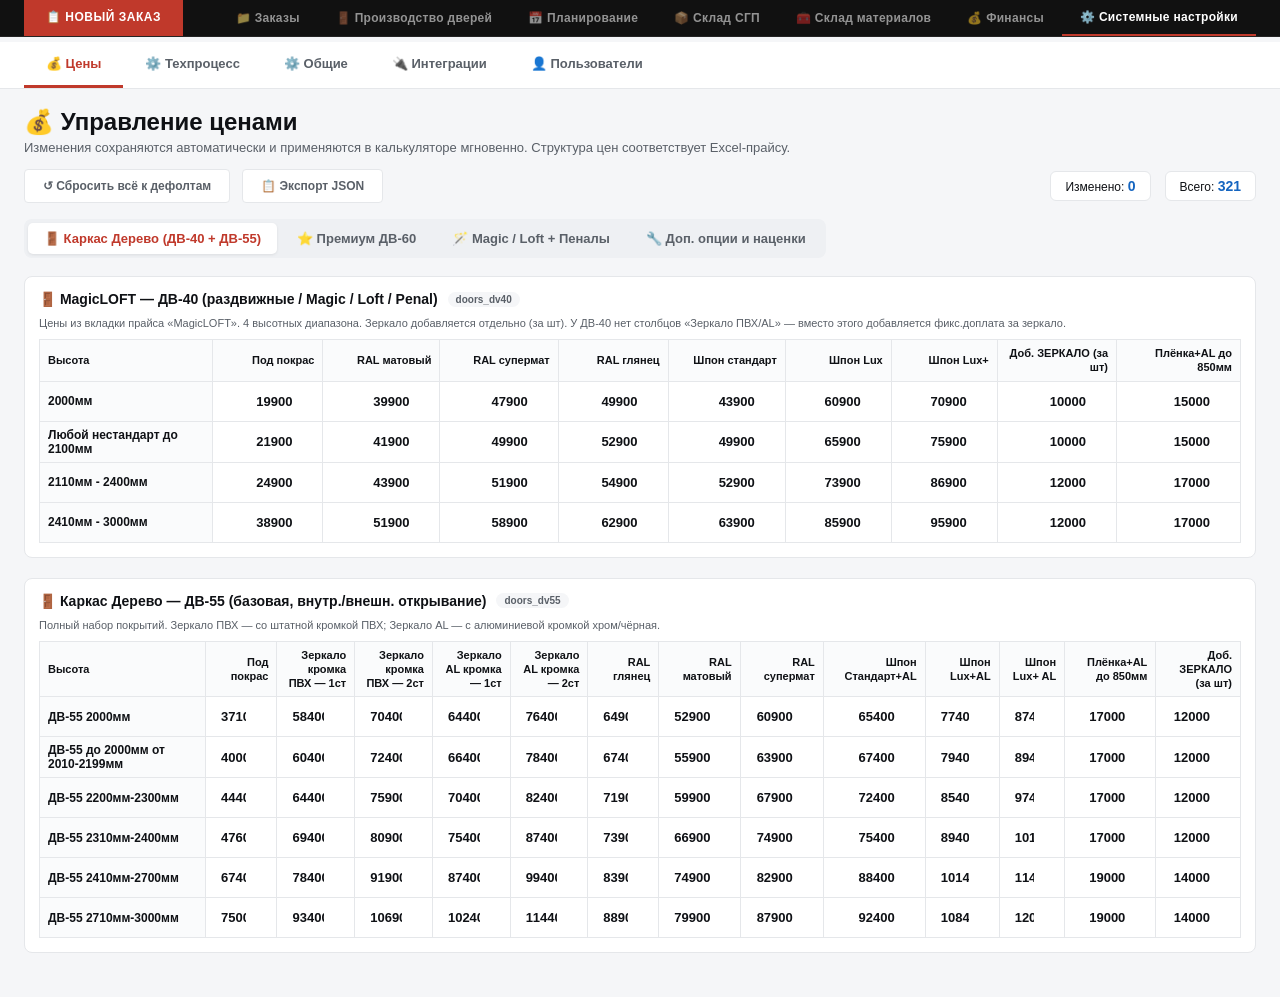
<file: admin_prices.html>
﻿<!DOCTYPE html>
<html lang="ru">
<head>
<meta charset="UTF-8">
<title>Системные настройки · Invisible Doors</title>
<style>
  :root {
    --dk:#0f1115; --t1:#0f1115; --t2:#5a6068; --t3:#8a8f99;
    --bo:#e5e7ea; --bg:#f5f6f8; --red:#c0392b; --green:#2e7d32;
    --orange:#BA7517; --blue:#1565c0;
  }
  * { box-sizing:border-box; }
  body { margin:0; font-family:-apple-system,'Segoe UI',Roboto,Arial,sans-serif; background:var(--bg); color:var(--dk); font-size:13px; }

  /* Главное меню */
  .nav { width:100%; background:#111; border-bottom:1px solid rgba(255,255,255,.08); display:flex; align-items:center; padding:0 24px; gap:0; position:sticky; top:0; z-index:100; }
  .nav a { padding:10px 18px; color:rgba(255,255,255,.55); text-decoration:none; font-size:12px; font-weight:600; letter-spacing:.3px; display:inline-flex; align-items:center; gap:6px; }
  .nav a.active { color:#fff; border-bottom:2px solid #c0392b; }
  .nav a.new-order { padding:10px 22px; background:#c0392b; color:#fff; font-weight:700; letter-spacing:.5px; border-bottom:2px solid #c0392b; }
  .nav a:hover:not(.new-order) { color:#fff; background:rgba(255,255,255,.05); }
  .nav-spacer { flex:1; }

  /* Sub-tabs (Системные настройки) */
  .subtabs { background:#fff; border-bottom:1px solid var(--bo); padding:0 24px; display:flex; gap:0; position:sticky; top:42px; z-index:99; }
  .subtab { padding:14px 22px; background:transparent; border:none; cursor:pointer; font-size:13px; font-weight:600; color:var(--t2); border-bottom:3px solid transparent; transition:all .15s; }
  .subtab:hover { color:var(--dk); background:#fafbfc; }
  .subtab.active { color:var(--red); border-bottom-color:var(--red); }

  .container { max-width:1900px; margin:0 auto; padding:24px; }
  .page-title { font-size:24px; font-weight:800; margin:0 0 4px; }
  .page-subtitle { font-size:13px; color:var(--t2); margin-bottom:14px; }
  .section { display:none; }
  .section.active { display:block; }

  .top-bar { display:flex; align-items:center; justify-content:space-between; margin-bottom:16px; flex-wrap:wrap; gap:10px; }
  .stats { display:flex; gap:14px; align-items:center; }
  .stat { background:#fff; border:1px solid var(--bo); border-radius:6px; padding:6px 14px; font-size:12px; }
  .stat b { color:var(--blue); font-size:14px; }

  .btn { padding:9px 18px; border-radius:4px; cursor:pointer; font-size:12px; font-weight:700; border:none; }
  .btn-save { background:#2e7d32; color:#fff; }
  .btn-reset { background:#fff; border:1px solid var(--bo); color:var(--t2); }
  .btn-reset:hover { border-color:var(--red); color:var(--red); }
  .btn-export { background:#fff; border:1px solid var(--bo); color:var(--t2); }
  .btn-export:hover { border-color:var(--blue); color:var(--blue); }

  /* === ВНУТРЕННИЕ ВКЛАДКИ В РАЗДЕЛЕ ЦЕНЫ === */
  .price-tabs { display:flex; gap:4px; background:#eef0f3; padding:4px; border-radius:8px; margin-bottom:18px; flex-wrap:wrap; max-width:fit-content; }
  .price-tab { padding:8px 16px; background:transparent; border:none; border-radius:5px; cursor:pointer; font-size:13px; font-weight:600; color:var(--t2); transition:all .15s; }
  .price-tab:hover { background:rgba(255,255,255,0.5); color:var(--dk); }
  .price-tab.active { background:#fff; color:var(--red); box-shadow:0 1px 3px rgba(0,0,0,.08); }

  .price-section { display:none; }
  .price-section.active { display:block; }

  /* === ТАБЛИЦА ПРАЙСА === */
  .pricetbl-wrap { background:#fff; border:1px solid var(--bo); border-radius:8px; padding:14px; margin-bottom:20px; overflow-x:auto; }
  .pricetbl-title { font-size:14px; font-weight:700; margin-bottom:10px; display:flex; align-items:center; gap:10px; }
  .pricetbl-title .tag { background:var(--bg); color:var(--t2); padding:2px 8px; border-radius:10px; font-size:10px; font-weight:600; }
  .pricetbl { border-collapse:collapse; min-width:100%; font-size:12px; }
  .pricetbl th, .pricetbl td { border:1px solid var(--bo); padding:6px 8px; text-align:right; vertical-align:middle; }
  .pricetbl th { background:#fafbfc; font-weight:700; color:var(--t1); font-size:11px; line-height:1.3; }
  .pricetbl th.row-head, .pricetbl td.row-head { background:#fafbfc; text-align:left; font-weight:700; color:var(--t1); min-width:160px; }
  .pricetbl input { width:100%; padding:5px 6px; border:1px solid transparent; border-radius:3px; font-size:13px; font-weight:600; text-align:right; font-variant-numeric:tabular-nums; background:transparent; color:var(--dk); }
  .pricetbl input:hover { border-color:var(--bo); background:#fafbfc; }
  .pricetbl input:focus { outline:none; border-color:var(--blue); background:#fff; }
  .pricetbl input.changed { background:#fff8e1; border-color:#fb8c00; color:#BA7517; }
  .pricetbl input.disabled { background:#f5f6f8; color:#aaa; cursor:not-allowed; }

  /* === ГРУППЫ ДОП.ОПЦИЙ === */
  .group { background:#fff; border:1px solid var(--bo); border-radius:8px; margin-bottom:14px; overflow:hidden; }
  .group-head { background:#fafbfc; padding:12px 18px; border-bottom:1px solid var(--bo); display:flex; align-items:center; justify-content:space-between; cursor:pointer; user-select:none; }
  .group-head h3 { margin:0; font-size:14px; font-weight:700; display:flex; align-items:center; gap:10px; }
  .group-icon { font-size:18px; }
  .group-count { font-size:11px; color:var(--t3); background:var(--bg); padding:2px 8px; border-radius:10px; }
  .toggle-arrow { transition:transform .2s; color:var(--t3); }
  .group.collapsed .toggle-arrow { transform:rotate(-90deg); }
  .group.collapsed .group-body { display:none; }
  .group-body { padding:8px 0; }

  .price-row { display:grid; grid-template-columns:1fr 130px 90px; gap:14px; align-items:center; padding:10px 18px; border-bottom:1px solid #f5f6f8; }
  .price-row:hover { background:#fafbfc; }
  .price-row.changed { background:#fff8e1; }

  .price-label { font-size:13px; line-height:1.3; }
  .price-key { font-family:Consolas,monospace; font-size:10px; color:var(--t3); margin-top:2px; display:block; }

  .price-input-wrap { display:flex; align-items:center; gap:6px; }
  .price-input { width:100%; padding:7px 10px; border:1px solid var(--bo); border-radius:4px; font-size:14px; font-weight:700; text-align:right; font-variant-numeric:tabular-nums; }
  .price-input:focus { outline:none; border-color:var(--blue); }
  .price-input.changed { border-color:#fb8c00; background:#fff8e1; }

  .price-default { font-size:11px; color:var(--t3); text-align:right; }
  .price-default.changed { color:#fb8c00; font-weight:700; }

  .toast { position:fixed; bottom:24px; left:50%; transform:translateX(-50%); padding:12px 24px; border-radius:6px; color:#fff; font-weight:700; font-size:13px; z-index:1000; opacity:0; transition:all .25s; pointer-events:none; box-shadow:0 4px 16px rgba(0,0,0,.2); }
  .toast.show { opacity:1; transform:translateX(-50%) translateY(-4px); }

  .placeholder { background:#fff; border:1px dashed var(--bo); border-radius:8px; padding:60px 30px; text-align:center; color:var(--t3); }
  .placeholder h3 { margin:0 0 8px; color:var(--t2); font-weight:700; }
</style>
</head>
<body>

<nav class="nav">
  <a href="cart.html?new=1" class="new-order">📋 НОВЫЙ ЗАКАЗ</a>
  <div class="nav-spacer"></div>
  <a href="index.html">📁 Заказы</a>
  <a href="prod_doors.html">🚪 Производство дверей</a>
  <a href="schedule.html">📅 Планирование</a>
  <a href="warehouse.html">📦 Склад СГП</a>
  <a href="sklad.html">🧰 Склад материалов</a>
  <a href="finansi.html">💰 Финансы</a>
  <a href="admin_prices.html" class="active">⚙️ Системные настройки</a>
</nav>

<div class="subtabs">
  <button class="subtab active" data-tab="prices" onclick="switchTab('prices')">💰 Цены</button>
  <a href="tehprocess.html" class="subtab" style="text-decoration:none;display:inline-block">⚙️ Техпроцесс</a>
  <button class="subtab" data-tab="general" onclick="switchTab('general')">⚙️ Общие</button>
  <button class="subtab" data-tab="integrations" onclick="switchTab('integrations')">🔌 Интеграции</button>
  <button class="subtab" data-tab="users" onclick="switchTab('users')">👤 Пользователи</button>
</div>

<div class="container">

  <!-- ═══ ЦЕНЫ ═══ -->
  <div class="section active" id="section-prices">
    <h1 class="page-title">💰 Управление ценами</h1>
    <div class="page-subtitle">Изменения сохраняются автоматически и применяются в калькуляторе мгновенно. Структура цен соответствует Excel-прайсу.</div>

    <div class="top-bar">
      <div style="display:flex; gap:12px; align-items:center; flex-wrap:wrap;">
        <button class="btn btn-reset" onclick="resetAll()">↺ Сбросить всё к дефолтам</button>
        <button class="btn btn-export" onclick="exportPrices()">📋 Экспорт JSON</button>
      </div>
      <div class="stats">
        <div class="stat">Изменено: <b id="stat-changed">0</b></div>
        <div class="stat">Всего: <b id="stat-total">0</b></div>
      </div>
    </div>

    <!-- Внутренние вкладки внутри раздела «Цены» -->
    <div class="price-tabs">
      <button class="price-tab active" data-pricetab="karkas" onclick="switchPriceTab('karkas')">🚪 Каркас Дерево (ДВ-40 + ДВ-55)</button>
      <button class="price-tab" data-pricetab="premium" onclick="switchPriceTab('premium')">⭐ Премиум ДВ-60</button>
      <button class="price-tab" data-pricetab="magic" onclick="switchPriceTab('magic')">🪄 Magic / Loft + Пеналы</button>
      <button class="price-tab" data-pricetab="dop" onclick="switchPriceTab('dop')">🔧 Доп. опции и наценки</button>
    </div>

    <!-- ─── КАРКАС ДЕРЕВО ─── -->
    <div class="price-section active" id="ptab-karkas">
      <div id="tbl-dv40"></div>
      <div id="tbl-dv55"></div>
    </div>

    <!-- ─── ПРЕМИУМ ─── -->
    <div class="price-section" id="ptab-premium">
      <div id="tbl-dv60"></div>
    </div>

    <!-- ─── MAGIC / LOFT + ПЕНАЛЫ ─── -->
    <div class="price-section" id="ptab-magic">
      <div id="tbl-magic-mech"></div>
      <div id="tbl-loft-mech"></div>
      <div id="tbl-penal-uno"></div>
      <div id="tbl-penal-duo"></div>
    </div>

    <!-- ─── ДОП. ОПЦИИ ─── -->
    <div class="price-section" id="ptab-dop">
      <div id="dop-groups"></div>
    </div>
  </div>

  <!-- ═══ ОБЩИЕ ═══ -->
  <div class="section" id="section-general">
    <h1 class="page-title">⚙️ Общие настройки</h1>
    <div class="placeholder">
      <h3>Раздел в разработке</h3>
      <p>Реквизиты компании, нумерация заказов, шаблоны документов.</p>
    </div>
  </div>

  <div class="section" id="section-integrations">
    <h1 class="page-title">🔌 Интеграции</h1>
    <div class="placeholder">
      <h3>Раздел в разработке</h3>
      <p>Bitrix24 / AmoCRM / Telegram-бот / SMTP.</p>
    </div>
  </div>

  <div class="section" id="section-users">
    <h1 class="page-title">👤 Пользователи</h1>
    <div class="placeholder">
      <h3>Раздел в разработке</h3>
      <p>Менеджеры и роли доступа.</p>
    </div>
  </div>

</div>

<div id="toast" class="toast"></div>

<script src="storage.js"></script>
<script src="prices.js"></script>
<script>
// ═══ ВКЛАДКИ ═══
function switchTab(tabId) {
  document.querySelectorAll('.subtab').forEach(b => b.classList.toggle('active', b.dataset.tab === tabId));
  document.querySelectorAll('.section').forEach(s => s.classList.toggle('active', s.id === 'section-' + tabId));
}
function switchPriceTab(id) {
  document.querySelectorAll('.price-tab').forEach(b => b.classList.toggle('active', b.dataset.pricetab === id));
  document.querySelectorAll('.price-section').forEach(s => s.classList.toggle('active', s.id === 'ptab-' + id));
}

function showToast(msg, color){
  const t = document.getElementById('toast');
  t.textContent = msg;
  t.style.background = color || '#333';
  t.classList.add('show');
  clearTimeout(t._timer);
  t._timer = setTimeout(()=>t.classList.remove('show'), 1800);
}

// ═══ КОНФИГ ТАБЛИЦ ═══
// Заголовки колонок и порядок для каждой матрицы дверей
const TABLE_CONFIGS = {
  dv40: {
    title: '🚪 MagicLOFT — ДВ-40 (раздвижные / Magic / Loft / Penal)',
    note: 'Цены из вкладки прайса «MagicLOFT». 4 высотных диапазона. Зеркало добавляется отдельно (за шт). У ДВ-40 нет столбцов «Зеркало ПВХ/AL» — вместо этого добавляется фикс.доплата за зеркало.',
    rows: [
      {key:'h2000', name:'2000мм'},
      {key:'h2100', name:'Любой нестандарт до 2100мм'},
      {key:'h2400', name:'2110мм - 2400мм'},
      {key:'h3000', name:'2410мм - 3000мм'},
    ],
    cols: [
      {key:'pod_pokras',    name:'Под покрас'},
      {key:'ral_mat',       name:'RAL матовый'},
      {key:'ral_supermat',  name:'RAL супермат'},
      {key:'ral_glanec',    name:'RAL глянец'},
      {key:'spon_standart', name:'Шпон стандарт'},
      {key:'spon_lux',      name:'Шпон Lux'},
      {key:'spon_lux_plus', name:'Шпон Lux+'},
      {key:'add_zerkalo',   name:'Доб. ЗЕРКАЛО (за шт)'},
      {key:'plenka_al',     name:'Плёнка+AL до 850мм'},
    ],
  },
  dv55: {
    title: '🚪 Каркас Дерево — ДВ-55 (базовая, внутр./внешн. открывание)',
    note: 'Полный набор покрытий. Зеркало ПВХ — со штатной кромкой ПВХ; Зеркало AL — с алюминиевой кромкой хром/чёрная.',
    rows: [
      {key:'h2000', name:'ДВ-55 2000мм'},
      {key:'h2199', name:'ДВ-55 до 2000мм от 2010-2199мм'},
      {key:'h2300', name:'ДВ-55 2200мм-2300мм'},
      {key:'h2400', name:'ДВ-55 2310мм-2400мм'},
      {key:'h2700', name:'ДВ-55 2410мм-2700мм'},
      {key:'h3000', name:'ДВ-55 2710мм-3000мм'},
    ],
    cols: [
      {key:'pod_pokras',    name:'Под покрас'},
      {key:'zerk_pvh_1',    name:'Зеркало кромка ПВХ — 1ст'},
      {key:'zerk_pvh_2',    name:'Зеркало кромка ПВХ — 2ст'},
      {key:'zerk_al_1',     name:'Зеркало AL кромка — 1ст'},
      {key:'zerk_al_2',     name:'Зеркало AL кромка — 2ст'},
      {key:'ral_glanec',    name:'RAL глянец'},
      {key:'ral_mat',       name:'RAL матовый'},
      {key:'ral_supermat',  name:'RAL супермат'},
      {key:'spon_standart', name:'Шпон Стандарт+AL'},
      {key:'spon_lux',      name:'Шпон Lux+AL'},
      {key:'spon_lux_plus', name:'Шпон Lux+ AL'},
      {key:'plenka_al',     name:'Плёнка+AL до 850мм'},
      {key:'add_zerkalo',   name:'Доб. ЗЕРКАЛО (за шт)'},
    ],
  },
  dv60: {
    title: '⭐ ПРЕМИУМ ДВ-60',
    note: 'Премиальное полотно уже включает: AL кромку хром/чёрная, шумоизоляцию, УВС (при h>2400), петли Armadillo, замок AGB. У ДВ-60 нет «Зеркало ПВХ».',
    rows: [
      {key:'h2000', name:'ДВ-60 2000мм'},
      {key:'h2199', name:'ДВ-60 до 2000мм от 2010-2199мм'},
      {key:'h2300', name:'ДВ-60 2200мм-2300мм'},
      {key:'h2400', name:'ДВ-60 2310мм-2400мм'},
      {key:'h2700', name:'ДВ-60 2410мм-2700мм'},
      {key:'h3000', name:'ДВ-60 2710мм-3000мм'},
    ],
    cols: [
      {key:'pod_pokras',    name:'Под покрас'},
      {key:'zerk_al_1',     name:'Зеркало AL — 1ст'},
      {key:'zerk_al_2',     name:'Зеркало AL — 2ст'},
      {key:'ral_glanec',    name:'RAL глянец'},
      {key:'ral_mat',       name:'RAL матовый'},
      {key:'ral_supermat',  name:'RAL супермат'},
      {key:'spon_standart', name:'Шпон Стандарт'},
      {key:'spon_lux',      name:'Шпон Lux'},
      {key:'spon_lux_plus', name:'Шпон Lux+'},
      {key:'plenka_al',     name:'Плёнка'},
      {key:'add_zerkalo',   name:'Доб. ЗЕРКАЛО'},
    ],
  },
  penal_uno: {
    title: '🛏️ Пеналы УНО (одно полотно)',
    note: 'Цена включает: металлический короб + механизм. Полотно для пенала — отдельно из ДВ-40.',
    rows: [
      {key:'h2100', name:'2000, 2100мм'},
      {key:'h2300', name:'2200, 2300мм'},
      {key:'h2400', name:'2400мм'},
      {key:'h2700', name:'2500, 2600, 2700мм'},
      {key:'h3000', name:'2800, 2900, 3000мм'},
    ],
    cols: [
      {key:'w900',  name:'600/700/800/900'},
      {key:'w1000', name:'1000мм'},
      {key:'w1200', name:'1200мм'},
    ],
  },
  penal_duo: {
    title: '🛏️ Пеналы ДУО (два полотна)',
    note: 'Цена за металлический короб + механизм для ДУО. Полотна — отдельно из ДВ-40.',
    rows: [
      {key:'h2100', name:'2000, 2100мм'},
      {key:'h2300', name:'2200, 2300мм'},
      {key:'h2400', name:'2400мм'},
      {key:'h2700', name:'2500, 2600, 2700мм'},
      {key:'h3000', name:'2800, 2900, 3000мм'},
    ],
    cols: [
      {key:'w900',  name:'600/700/800/900'},
      {key:'w1000', name:'1000мм'},
      {key:'w1200', name:'1200мм'},
    ],
  },
};

// Группы для механизмов
const SIMPLE_GROUPS = {
  magic_mech: {icon:'🪄', name:'Механизмы Magic (доплата к полотну ДВ-40)'},
  loft:       {icon:'🪟', name:'Механизмы Loft (доплата к полотну ДВ-40)'},
  markup:     {icon:'📈', name:'Наценки и коэффициенты (% и фикс. ₽)'},
  dop:        {icon:'🔧', name:'Дополнительные опции (заводская врезка)'},
  lock:       {icon:'🔐', name:'Замки и ручки'},
  plintus_pm: {icon:'📏', name:'Плинтус (за п.м.)'},
  plintus_tenevoy: {icon:'📐', name:'Теневой плинтус'},
  al_kromka:  {icon:'⚡', name:'AL кромка (распашные двери)'},
  al_kromka_otkat: {icon:'⚡', name:'AL кромка (откатные)'},
  korob_addons: {icon:'🎁', name:'Короб / Black Edition / Gold Edition / RAL'},
  ral_addons: {icon:'🎨', name:'Доплаты к RAL/Лакобель/Цветным зеркалам'},
  panel:      {icon:'🟫', name:'Панели Egger / HPL / Шпон-панели'},
  panel_polotno: {icon:'🟫', name:'Полотно-панели (шпон)'},
  furnitura_color: {icon:'🎨', name:'Замена цвета фурнитуры'},
  dop_petlya: {icon:'🔩', name:'Доп. петля (для ДВ-55 и ДВ-60)'},
};

// ═══ РЕНДЕР ТАБЛИЦЫ ПРАЙСА ═══
function renderPriceTable(containerId, tableKey, configKey) {
  const cfg = TABLE_CONFIGS[configKey];
  const wrap = document.getElementById(containerId);
  if (!wrap || !cfg) return;
  const table = PRICES[tableKey];
  if (!table) {
    const allKeys = Object.keys(PRICES).join(', ');
    wrap.innerHTML = `<div class="placeholder">
      <h3>Таблица «${tableKey}» не найдена в prices.js</h3>
      <p style="color:var(--red); font-weight:600;">⚠ Скорее всего загружена старая версия prices.js (из кэша браузера).</p>
      <p><b>Что делать:</b></p>
      <p style="text-align:left; max-width:600px; margin:0 auto;">
        1. Убедитесь что в репозитории GitHub лежит новый <code>prices.js</code> (47 КБ, должен начинаться с <code>doors_dv40</code>)<br>
        2. Очистите кэш браузера: <b>Cmd+Shift+R</b> (Mac) или <b>Ctrl+F5</b> (Windows)<br>
        3. Откройте консоль (F12) и выполните: <code>Object.keys(PRICES)</code>
      </p>
      <details style="margin-top:14px; text-align:left; max-width:700px; margin-left:auto; margin-right:auto;">
        <summary style="cursor:pointer; font-weight:600;">📋 Что сейчас загружено в браузере (${Object.keys(PRICES).length} категорий)</summary>
        <pre style="font-size:11px; background:#f5f6f8; padding:10px; border-radius:4px; overflow-x:auto; margin-top:8px;">${allKeys}</pre>
      </details>
    </div>`;
    return;
  }

  let html = `<div class="pricetbl-wrap">
    <div class="pricetbl-title">${cfg.title} <span class="tag">${tableKey}</span></div>
    <div style="font-size:11px; color:var(--t2); margin-bottom:10px;">${cfg.note || ''}</div>
    <table class="pricetbl"><thead><tr><th class="row-head">Высота</th>`;
  cfg.cols.forEach(c => {
    html += `<th>${c.name}</th>`;
  });
  html += `</tr></thead><tbody>`;

  cfg.rows.forEach(row => {
    html += `<tr><td class="row-head">${row.name}</td>`;
    cfg.cols.forEach(col => {
      const cellKey = row.key + '_' + col.key;
      const item = table[cellKey];
      if (!item) {
        html += `<td><input type="text" value="—" class="disabled" disabled></td>`;
      } else {
        const path = tableKey + '.' + cellKey;
        const def = PRICES_DEFAULTS[tableKey][cellKey].val;
        const cur = item.val;
        const changed = def !== cur;
        html += `<td><input type="number" min="0" step="100" value="${cur}"
                  data-path="${path}" data-default="${def}"
                  class="${changed ? 'changed' : ''}"
                  oninput="onPriceChange(this)" onchange="onPriceChange(this)"></td>`;
      }
    });
    html += `</tr>`;
  });

  html += `</tbody></table></div>`;
  wrap.innerHTML = html;
}

// ═══ РЕНДЕР ПРОСТОЙ ГРУППЫ (для допов и наценок) ═══
function renderSimpleGroup(cat) {
  const meta = SIMPLE_GROUPS[cat];
  if (!meta) return '';
  const items = PRICES[cat];
  if (!items) return '';
  const keys = Object.keys(items);

  let html = `<div class="group" id="g_${cat}">
    <div class="group-head" onclick="toggleGroup('g_${cat}')">
      <h3><span class="group-icon">${meta.icon}</span> ${meta.name} <span class="group-count">${keys.length}</span></h3>
      <span class="toggle-arrow">▼</span>
    </div>
    <div class="group-body">`;

  keys.forEach(key => {
    const item = items[key];
    const def = PRICES_DEFAULTS[cat][key].val;
    const cur = item.val;
    const changed = def !== cur;
    const path = cat + '.' + key;
    const isPercent = cat === 'markup' && !key.startsWith('nonstandard');
    const unit = isPercent ? '%' : '₽';

    html += `<div class="price-row ${changed ? 'changed' : ''}">
      <div class="price-label">${item.label}<span class="price-key">${path}</span></div>
      <div class="price-input-wrap">
        <input type="number" min="0" step="${isPercent ? 1 : 100}" class="price-input ${changed ? 'changed' : ''}"
               value="${cur}" data-path="${path}" data-default="${def}"
               oninput="onPriceChange(this)" onchange="onPriceChange(this)">
        <span style="font-size:11px; color:var(--t3);">${unit}</span>
      </div>
      <div class="price-default ${changed ? 'changed' : ''}">
        ${changed ? `было: ${def.toLocaleString('ru-RU')}` : 'дефолт'}
      </div>
    </div>`;
  });

  html += `</div></div>`;
  return html;
}

function toggleGroup(id) {
  document.getElementById(id).classList.toggle('collapsed');
}

// ═══ ОБРАБОТЧИК ИЗМЕНЕНИЯ ═══
function onPriceChange(input) {
  const path = input.dataset.path;
  const def = parseInt(input.dataset.default, 10);
  const newVal = parseInt(input.value, 10) || 0;
  savePriceOverride(path, newVal);
  const changed = newVal !== def;
  input.classList.toggle('changed', changed);
  // Обновим класс родительской строки если есть
  const row = input.closest('.price-row');
  if (row) {
    row.classList.toggle('changed', changed);
    const defLabel = row.querySelector('.price-default');
    if (defLabel) {
      defLabel.classList.toggle('changed', changed);
      defLabel.textContent = changed ? `было: ${def.toLocaleString('ru-RU')}` : 'дефолт';
    }
  }
  countChanges();
  showToast('✓ Сохранено', '#2e7d32');
}

function countChanges() {
  let total = 0, changed = 0;
  Object.keys(PRICES).forEach(cat => {
    Object.keys(PRICES[cat]).forEach(key => {
      total++;
      if (PRICES_DEFAULTS[cat][key].val !== PRICES[cat][key].val) changed++;
    });
  });
  document.getElementById('stat-total').textContent = total;
  document.getElementById('stat-changed').textContent = changed;
}

function resetAll() {
  if (!confirm('Сбросить ВСЕ изменённые цены к дефолтам? Это действие нельзя отменить.')) return;
  resetAllPrices();
  Object.keys(PRICES).forEach(cat => {
    Object.keys(PRICES[cat]).forEach(key => {
      PRICES[cat][key].val = PRICES_DEFAULTS[cat][key].val;
    });
  });
  renderAll();
  countChanges();
  showToast('↺ Все цены сброшены к дефолтам', '#1565c0');
}

function exportPrices() {
  const overrides = {};
  Object.keys(PRICES).forEach(cat => {
    Object.keys(PRICES[cat]).forEach(key => {
      const def = PRICES_DEFAULTS[cat][key].val;
      const cur = PRICES[cat][key].val;
      if (def !== cur) overrides[cat + '.' + key] = cur;
    });
  });
  const data = {
    exported_at: new Date().toISOString(),
    changes_count: Object.keys(overrides).length,
    overrides: overrides,
  };
  const json = JSON.stringify(data, null, 2);
  navigator.clipboard.writeText(json).then(() => {
    showToast(`📋 Скопировано в буфер (${Object.keys(overrides).length} изм.)`, '#1565c0');
  }).catch(() => {
    prompt('Скопируйте этот JSON:', json);
  });
}

// ═══ РЕНДЕРИМ ВСЁ ═══
function renderAll() {
  // Каркас Дерево
  renderPriceTable('tbl-dv40', 'doors_dv40', 'dv40');
  renderPriceTable('tbl-dv55', 'doors_dv55', 'dv55');
  // Премиум
  renderPriceTable('tbl-dv60', 'doors_dv60', 'dv60');
  // Magic / Loft + Пеналы
  document.getElementById('tbl-magic-mech').innerHTML = renderSimpleGroup('magic_mech');
  document.getElementById('tbl-loft-mech').innerHTML = renderSimpleGroup('loft');
  renderPriceTable('tbl-penal-uno', 'penal_uno', 'penal_uno');
  renderPriceTable('tbl-penal-duo', 'penal_duo', 'penal_duo');
  // Доп. опции
  let dopHtml = '';
  ['markup', 'dop', 'lock', 'al_kromka', 'al_kromka_otkat', 'dop_petlya',
   'plintus_pm', 'plintus_tenevoy', 'korob_addons', 'ral_addons',
   'panel', 'panel_polotno', 'furnitura_color'].forEach(cat => {
    dopHtml += renderSimpleGroup(cat);
  });
  document.getElementById('dop-groups').innerHTML = dopHtml;
}

renderAll();
countChanges();
</script>
</body>
</html>
</file>
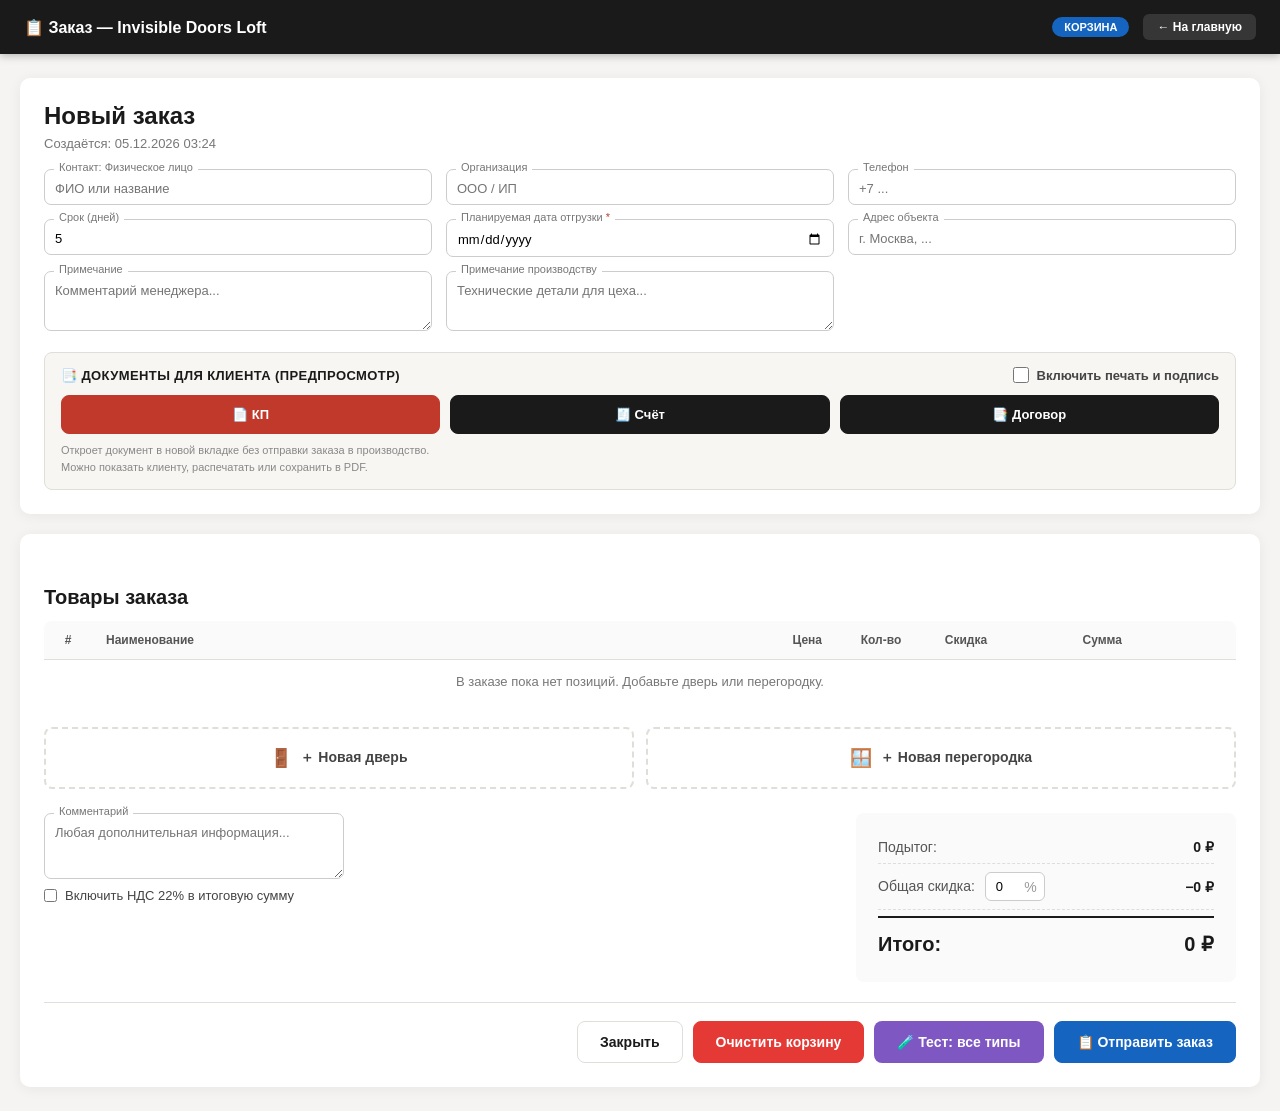
<file: cart.html>
﻿<!DOCTYPE html>
<html lang="ru">
<head>
<meta charset="UTF-8">
<meta name="viewport" content="width=device-width, initial-scale=1.0">
<title>Заказ — Invisible Doors Loft</title>
<style>
:root{
    --black:#1a1a1a;--white:#fff;--gray-bg:#f5f4f2;
    --gray-border:#e0ded9;--gray-text:#777;
    --red:#e53935;--blue:#1565c0;--green:#2e7d32;--purple:#7b1fa2;
}
*,*::before,*::after{box-sizing:border-box;margin:0;padding:0;}
html,body{font-family:'Segoe UI',Arial,sans-serif;font-size:14px;background:var(--gray-bg);color:var(--black);min-height:100%;}
body{display:flex;flex-direction:column;min-height:100vh;}
main{flex:1;}

.erp-hdr{background:var(--black);color:#fff;padding:14px 24px;display:flex;align-items:center;gap:14px;position:sticky;top:0;z-index:100;box-shadow:0 2px 8px rgba(0,0,0,.25);}
.erp-hdr h1{font-size:16px;font-weight:700;flex:1;}
.sa-badge{font-size:11px;padding:4px 12px;border-radius:20px;background:var(--blue);color:#fff;font-weight:700;}
.sa-badge.saved{background:var(--green);}

.back-link{color:#fff;text-decoration:none;background:rgba(255,255,255,.12);padding:6px 14px;border-radius:6px;font-size:12px;font-weight:600;}
.back-link:hover{background:rgba(255,255,255,.2);}

.container{max-width:1280px;margin:24px auto;padding:0 20px;}

.card{background:#fff;border-radius:10px;box-shadow:0 2px 14px rgba(0,0,0,.06);padding:24px;margin-bottom:20px;}

.order-title{font-size:24px;font-weight:700;margin-bottom:6px;}
.order-meta{font-size:13px;color:var(--gray-text);margin-bottom:18px;}
.order-meta b{color:var(--black);}

.fields-grid{display:grid;grid-template-columns:1fr 1fr 1fr;gap:14px;margin-bottom:6px;}
@media(max-width:900px){.fields-grid{grid-template-columns:1fr 1fr;}}
@media(max-width:600px){.fields-grid{grid-template-columns:1fr;}}

.field{position:relative;}
.field label{position:absolute;top:-8px;left:10px;font-size:11px;background:#fff;padding:0 5px;color:var(--gray-text);z-index:1;white-space:nowrap;}
.field input,.field select,.field textarea{width:100%;padding:11px 10px 8px;border:1px solid #ccc;border-radius:7px;font-size:13px;font-family:inherit;background:#fff;outline:none;transition:border-color .15s;}
.field textarea{min-height:60px;resize:vertical;}
.field input:focus,.field select:focus,.field textarea:focus{border-color:var(--black);}

h2.section-title{font-size:20px;font-weight:700;margin:28px 0 12px;}

.items-table{width:100%;border-collapse:collapse;background:#fff;border-radius:8px;overflow:hidden;}
.items-table thead th{background:#fafafa;font-size:12px;font-weight:600;color:#555;text-align:left;padding:12px 14px;border-bottom:1px solid var(--gray-border);}
.items-table thead th.col-num{width:48px;text-align:center;}
.items-table thead th.col-price{width:120px;text-align:right;}
.items-table thead th.col-count{width:90px;text-align:center;}
.items-table thead th.col-disc{width:80px;text-align:center;}
.items-table thead th.col-sum{width:130px;text-align:right;}
.items-table thead th.col-actions{width:100px;text-align:right;}

.items-table tbody td{padding:14px;border-bottom:1px solid var(--gray-border);font-size:13px;vertical-align:top;}
.items-table tbody tr:last-child td{border-bottom:none;}
.items-table tbody tr:hover{background:#fafafa;}

.col-num{text-align:center;color:var(--gray-text);}
.col-price,.col-sum{text-align:right;font-variant-numeric:tabular-nums;}
.col-count,.col-disc{text-align:center;}
.col-actions{text-align:right;white-space:nowrap;}

.item-name{font-weight:600;line-height:1.4;margin-bottom:4px;display:inline;}
.item-desc{font-size:12px;color:#666;line-height:1.5;}
.item-desc-block{margin-top:3px;}

.kind-tag{display:inline-block;font-size:10px;font-weight:700;padding:2px 8px;border-radius:10px;margin-right:8px;text-transform:uppercase;letter-spacing:.5px;vertical-align:middle;}
.kind-tag.door{background:#3266ad;color:#fff;}
.kind-tag.partition{background:var(--purple);color:#fff;}

.cnt-input,.disc-input{width:60px;padding:6px;text-align:center;border:1px solid #ccc;border-radius:6px;font-size:13px;font-family:inherit;}

.icon-btn{width:34px;height:34px;border:1px solid var(--gray-border);background:#fff;border-radius:6px;cursor:pointer;display:inline-flex;align-items:center;justify-content:center;font-size:15px;transition:all .15s;margin-left:4px;}
.icon-btn:hover{background:#f0f0f0;border-color:#bbb;}
.icon-btn.danger:hover{background:#ffebee;border-color:var(--red);color:var(--red);}

.empty-row{text-align:center;color:var(--gray-text);padding:40px 14px;font-size:13px;}

.add-row{width:100%;padding:18px;background:#fff;border:2px dashed var(--gray-border);border-radius:8px;font-size:14px;font-weight:600;color:#444;cursor:pointer;margin-top:12px;transition:all .15s;display:flex;align-items:center;justify-content:center;gap:8px;font-family:inherit;}
.add-row:hover{background:#f5f5f5;border-color:#aaa;color:var(--black);}

.totals-block{margin-top:24px;display:grid;grid-template-columns:1fr 380px;gap:24px;align-items:start;}
@media(max-width:700px){.totals-block{grid-template-columns:1fr;}}

.totals-card{background:#fafafa;border-radius:8px;padding:18px 22px;}
.tot-row{display:flex;justify-content:space-between;align-items:center;padding:8px 0;border-bottom:1px dashed #ddd;font-size:14px;}
.tot-row:last-of-type{border-bottom:none;}
.tot-row.final{font-size:20px;font-weight:700;padding-top:14px;margin-top:6px;border-top:2px solid var(--black);border-bottom:none;}
.tot-label{color:#555;}
.tot-row.final .tot-label{color:var(--black);}
.tot-value{font-variant-numeric:tabular-nums;font-weight:600;}

.btn{display:inline-flex;align-items:center;justify-content:center;padding:12px 22px;border:1.5px solid transparent;border-radius:8px;cursor:pointer;font-size:14px;font-weight:600;font-family:inherit;transition:opacity .15s,background .15s;text-decoration:none;}
.btn:hover{opacity:.88;}
.btn-dark{background:var(--black);color:#fff;border-color:var(--black);}
.btn-out{background:#fff;color:var(--black);border-color:var(--gray-border);}
.btn-out:hover{background:#f5f5f5;}
.btn-red{background:var(--red);color:#fff;border-color:var(--red);}
.btn-blue{background:var(--blue);color:#fff;border-color:var(--blue);}
.btn-green{background:var(--green);color:#fff;border-color:var(--green);}
.btn-purple{background:var(--purple);color:#fff;border-color:var(--purple);}
.btn-orange{background:#e65100;color:#fff;border-color:#e65100;}
.btn:disabled{opacity:.4;cursor:not-allowed;}

.actions-bar{display:flex;gap:10px;justify-content:flex-end;flex-wrap:wrap;margin-top:20px;padding-top:18px;border-top:1px solid var(--gray-border);}

.discount-wrap{position:relative;display:inline-block;}
.discount-wrap::after{content:'%';position:absolute;right:8px;top:50%;transform:translateY(-50%);color:#999;pointer-events:none;}
.discount-wrap .disc-input{padding-right:22px;}

.toast{position:fixed;bottom:24px;left:50%;transform:translateX(-50%);background:var(--black);color:#fff;padding:12px 24px;border-radius:8px;font-size:13px;font-weight:600;box-shadow:0 6px 20px rgba(0,0,0,.3);z-index:9999;transition:opacity .3s;}

.field-row-checkbox{display:flex;align-items:center;gap:8px;margin-top:6px;font-size:13px;color:#444;}
.field-row-checkbox input{width:auto;}

.moderator-card{background:#fff8e1;border:2px solid #ffd54f;border-radius:10px;padding:22px;margin-bottom:20px;}
.moderator-card h3{font-size:16px;font-weight:700;margin-bottom:8px;color:#bf6e00;display:flex;align-items:center;gap:8px;}
.moderator-card .desc{font-size:13px;color:#6d4f00;margin-bottom:14px;line-height:1.5;}
.moderator-buttons{display:flex;gap:10px;flex-wrap:wrap;}
.status-pill{display:inline-block;padding:4px 12px;border-radius:14px;font-size:11px;font-weight:700;text-transform:uppercase;letter-spacing:.5px;color:#fff;}
</style>
</head>
<body>
<div class="erp-hdr">
    <h1 id="hdrTitle">📋 Заказ — Invisible Doors Loft</h1>
    <span class="sa-badge" id="modeBadge">КОРЗИНА</span>
    <a href="./index.html" class="back-link">← На главную</a>
</div>

<main>
<div class="container">

    <div class="card">
        <div class="order-title" id="orderTitle">Новый заказ</div>
        <div class="order-meta" id="orderMeta"></div>

        <div class="fields-grid">
            <div class="field"><label for="contact">Контакт: Физическое лицо</label><input type="text" id="contact" placeholder="ФИО или название"/></div>
            <div class="field"><label for="organization">Организация</label><input type="text" id="organization" placeholder="ООО / ИП"/></div>
            <div class="field"><label for="phone">Телефон</label><input type="text" id="phone" placeholder="+7 ..."/></div>
            <div class="field"><label for="srok">Срок (дней)</label><input type="number" id="srok" min="1" value="5"/></div>
            <div class="field"><label for="shipDate">Планируемая дата отгрузки <span style="color:#c0392b">*</span></label><input type="date" id="shipDate" required onchange="updateShipDateForecast()"/><div id="shipDateForecast" style="font-size:11px;line-height:1.4;margin-top:6px;display:none"></div></div>
            <div class="field"><label for="address">Адрес объекта</label><input type="text" id="address" placeholder="г. Москва, ..."/></div>
            <div class="field"><label for="note">Примечание</label><textarea id="note" placeholder="Комментарий менеджера..."></textarea></div>
            <div class="field"><label for="prodNote">Примечание производству</label><textarea id="prodNote" placeholder="Технические детали для цеха..."></textarea></div>
        </div>

        <!-- Документы для клиента БЕЗ сохранения заказа в систему -->
        <div style="margin-top:18px;padding:14px 16px;background:#f8f6f3;border:1px solid #e0ded9;border-radius:8px">
            <div style="display:flex;align-items:center;justify-content:space-between;flex-wrap:wrap;gap:10px;margin-bottom:12px">
                <div style="font-size:13px;font-weight:700;color:#1a1a1a;text-transform:uppercase;letter-spacing:.4px">📑 Документы для клиента (предпросмотр)</div>
                <label style="display:inline-flex;align-items:center;gap:8px;font-size:13px;color:#444;cursor:pointer;user-select:none">
                    <input type="checkbox" id="withStampToggle" style="width:16px;height:16px;cursor:pointer"/>
                    <span><b>Включить печать и подпись</b></span>
                </label>
            </div>
            <div style="display:flex;gap:10px;flex-wrap:wrap">
                <button type="button" class="btn btn-dark" style="flex:1;min-width:160px;padding:11px 16px;font-size:13px;background:#c0392b;border-color:#c0392b" onclick="openDocPreview('kp')">📄 КП</button>
                <button type="button" class="btn btn-dark" style="flex:1;min-width:160px;padding:11px 16px;font-size:13px" onclick="openDocPreview('invoice')">🧾 Счёт</button>
                <button type="button" class="btn btn-dark" style="flex:1;min-width:160px;padding:11px 16px;font-size:13px" onclick="openDocPreview('contract')">📑 Договор</button>
            </div>
            <div style="font-size:11px;color:#888;margin-top:8px;line-height:1.5">
                Откроет документ в новой вкладке без отправки заказа в производство.<br>
                Можно показать клиенту, распечатать или сохранить в PDF.
            </div>
        </div>
    </div>

    <div class="moderator-card" id="moderatorCard" style="display:none">
        <h3>👤 Действия модератора</h3>
        <div class="desc">Здесь модератор отправляет позиции в производство. Перегородки и двери уходят в свои производственные очереди отдельно.</div>
        <div style="margin-bottom:14px">
            <span style="font-size:12px;color:#6d4f00;margin-right:8px">Текущий статус:</span>
            <span class="status-pill" id="statusPill"></span>
        </div>

        <div style="font-size:12px;font-weight:700;color:#bf6e00;margin-bottom:8px;text-transform:uppercase;letter-spacing:.5px">🏭 В производство</div>
        <div class="moderator-buttons">
            <button type="button" class="btn btn-purple" id="btnSendPartProd" onclick="sendPartitionsToProd()">🪟 Отправить перегородки в производство</button>
            <button type="button" class="btn btn-orange" id="btnSendDoorProd" onclick="sendDoorsToProd()">🚪 Отправить двери в производство</button>
        </div>
        <div style="margin-top:10px; padding-top:10px; border-top:1px solid #fde0a8; display:flex; gap:8px; flex-wrap:wrap;">
            <a href="schedule.html" style="padding:6px 12px; background:#fff; color:#bf6e00; border:1px solid #fde0a8; border-radius:6px; text-decoration:none; font-size:12px; font-weight:600;">📅 Открыть модерацию</a>
            <a href="prod_doors.html" style="padding:6px 12px; background:#fff; color:#166534; border:1px solid #bbf7d0; border-radius:6px; text-decoration:none; font-size:12px; font-weight:600;">🏭 Открыть производство</a>
            <a href="warehouse.html" style="padding:6px 12px; background:#fff; color:#0e7490; border:1px solid #a5f3fc; border-radius:6px; text-decoration:none; font-size:12px; font-weight:600;">📦 Склад СГП</a>
        </div>
    </div>

    <div class="card">
        <h2 class="section-title">Товары заказа</h2>
        <table class="items-table">
            <thead><tr>
                <th class="col-num">#</th><th>Наименование</th>
                <th class="col-price">Цена</th><th class="col-count">Кол-во</th>
                <th class="col-disc">Скидка</th><th class="col-sum">Сумма</th>
                <th class="col-actions"></th>
            </tr></thead>
            <tbody id="itemsBody"></tbody>
        </table>

        <div style="display:flex;gap:12px;flex-wrap:wrap;margin-top:12px">
            <button type="button" class="add-row" style="flex:1;min-width:240px" onclick="addNewDoor()">
                <span style="font-size:18px;">🚪</span> ＋ Новая дверь
            </button>
            <button type="button" class="add-row" style="flex:1;min-width:240px" onclick="addNewPartition()">
                <span style="font-size:18px;">🪟</span> ＋ Новая перегородка
            </button>
        </div>

        <div class="totals-block">
            <div>
                <div class="field" style="max-width:300px;">
                    <label for="comment">Комментарий</label>
                    <textarea id="comment" rows="3" placeholder="Любая дополнительная информация..."></textarea>
                </div>
                <div class="field-row-checkbox">
                    <input type="checkbox" id="ndsToggle"/>
                    <label for="ndsToggle" style="position:static;background:none;padding:0;font-size:13px;">Включить НДС 22% в итоговую сумму</label>
                </div>
            </div>
            <div class="totals-card">
                <div class="tot-row"><span class="tot-label">Подытог:</span><span class="tot-value" id="subTotal">0 ₽</span></div>
                <div class="tot-row"><span class="tot-label">Общая скидка: <span class="discount-wrap" style="margin-left:6px;"><input type="number" class="disc-input" id="orderDiscount" min="0" max="100" value="0"/></span></span><span class="tot-value" id="discountValue">−0 ₽</span></div>
                <div class="tot-row" id="ndsRow" style="display:none;"><span class="tot-label">НДС 22%:</span><span class="tot-value" id="ndsValue">0 ₽</span></div>
                <div class="tot-row final"><span class="tot-label">Итого:</span><span class="tot-value" id="grandTotal">0 ₽</span></div>
            </div>
        </div>

        <div class="actions-bar" id="actionsBar">
            <button type="button" class="btn btn-out" onclick="closeOrder()">Закрыть</button>
            <button type="button" class="btn btn-red" id="btnClearOrCancel" onclick="clearOrder()">Очистить корзину</button>
            <button type="button" class="btn" id="btnSeedTest" style="background:#7e57c2;color:#fff;display:inline-flex" onclick="seedTestDoors()" title="Добавить тестовые двери всех типов">🧪 Тест: все типы</button>
            <button type="button" class="btn btn-dark" id="btnSaveDraft" style="display:none" onclick="saveDraft()">💾 Сохранить изменения</button>
            <button type="button" class="btn btn-blue" id="btnSubmitOrder" onclick="submitOrder()">📋 Отправить заказ</button>
        </div>
    </div>

</div>
</main>

<script src="storage.js"></script>
<script>
function formatRub(value){var n=parseFloat(value)||0;return Math.round(n).toLocaleString('ru-RU')+' ₽';}
function showToast(msg,color){var t=document.createElement('div');t.className='toast';t.textContent=msg;if(color)t.style.background=color;document.body.appendChild(t);setTimeout(function(){t.style.opacity='0';setTimeout(function(){if(t.parentNode)t.parentNode.removeChild(t);},350);},2500);}

// Прогноз срока готовности при выборе планируемой даты отгрузки (требование 7.2)
function updateShipDateForecast(){
    var box = document.getElementById('shipDateForecast');
    if (!box) return;
    var shipDate = document.getElementById('shipDate').value;
    if (!shipDate) { box.style.display = 'none'; return; }

    var items = pageMode==='view' ? getItemsForRender() : loadCart();
    var doors = items.filter(function(it){return it.kind!=='partition';});
    if (doors.length === 0) {
        box.style.display = 'block';
        box.style.cssText = 'font-size:11px;line-height:1.4;margin-top:6px;color:#888';
        box.innerHTML = '<i>Добавьте двери чтобы увидеть прогноз срока производства</i>';
        return;
    }

    var target = _parseYMD(shipDate);
    var today = new Date(); today.setHours(0,0,0,0);
    if (target < today) {
        box.style.display = 'block';
        box.style.cssText = 'font-size:11px;line-height:1.4;margin-top:6px;color:#c0392b';
        box.innerHTML = '⚠ Дата уже в прошлом';
        return;
    }

    // Считаем сколько рабочих дней нужно для самой долгой двери
    var maxDaysNeeded = 0;
    doors.forEach(function(d){
        var stages = buildStagesForDoor(d);
        var totalDays = 0;
        stages.forEach(function(stId){
            var dept = DOORS_DEPTS.find(function(x){return x.id===stId;});
            totalDays += (dept && dept.days) || 1;
        });
        if (totalDays > maxDaysNeeded) maxDaysNeeded = totalDays;
    });

    // Минимальная возможная дата = сегодня + maxDaysNeeded рабочих дней
    var minPossible = new Date(today);
    var stepsLeft = maxDaysNeeded;
    while (stepsLeft > 0) {
        minPossible.setDate(minPossible.getDate()+1);
        if (!_isWeekend(minPossible) && !_isHoliday(_fmtYMD(minPossible))) stepsLeft--;
    }

    // Текущая загрузка производства
    var existingStages = (function(){
        try { return JSON.parse(localStorage.getItem('idloft_doorStages')||'[]'); } catch(e){ return []; }
    })();
    var pendingStages = existingStages.filter(function(s){return !s.transferredAt;}).length;
    var loadHint = pendingStages > 0
        ? '<br><span style="color:#888">Текущая загрузка: '+pendingStages+' этап(ов) в производстве</span>'
        : '';

    box.style.display = 'block';

    if (target < minPossible) {
        box.style.cssText = 'font-size:11px;line-height:1.5;margin-top:6px;padding:8px 10px;border-radius:5px;color:#e65100;background:#fff3e0;border:1px solid #ffcc80';
        box.innerHTML = '⚠ <b>Дата может не подойти.</b> Минимально требуется '+maxDaysNeeded+' раб. дней — самая ранняя реалистичная дата: <b>'+_fmtDateRu(minPossible)+'</b>'+loadHint;
    } else {
        var daysAhead = Math.floor((target - today) / 86400000);
        box.style.cssText = 'font-size:11px;line-height:1.5;margin-top:6px;padding:8px 10px;border-radius:5px;color:#2e7d32;background:#e8f5e9;border:1px solid #a5d6a7';
        box.innerHTML = '✓ <b>Срок подходит.</b> До отгрузки '+daysAhead+' дней (минимум: '+maxDaysNeeded+' раб. дней)'+loadHint;
    }
}

function escapeHtml(s){return String(s||'').replace(/[&<>"']/g,function(c){return {'&':'&amp;','<':'&lt;','>':'&gt;','"':'&quot;',"'":'&#39;'}[c];});}
function pad(n){return n<10?'0'+n:n;}
function formatDate(ts){var d=new Date(ts||Date.now());return pad(d.getDate())+'.'+pad(d.getMonth()+1)+'.'+d.getFullYear();}
function formatDateTime(ts){var d=new Date(ts||Date.now());return pad(d.getDate())+'.'+pad(d.getMonth()+1)+'.'+d.getFullYear()+' '+pad(d.getHours())+':'+pad(d.getMinutes());}

var CART_KEY='doorCart',META_KEY='doorCartMeta',ORDERS_KEY='idloft_orders';

function loadCart(){try{var r=sessionStorage.getItem(CART_KEY);var a=r?JSON.parse(r):[];return Array.isArray(a)?a:[];}catch(e){return [];}}
function saveCart(arr){try{sessionStorage.setItem(CART_KEY,JSON.stringify(arr));}catch(e){}}
function clearCart(){sessionStorage.removeItem(CART_KEY);sessionStorage.removeItem(META_KEY);}
function loadMeta(){try{return JSON.parse(sessionStorage.getItem(META_KEY)||'{}');}catch(e){return {};}}
function saveMeta(m){try{sessionStorage.setItem(META_KEY,JSON.stringify(m||{}));}catch(e){}}
function getOrders(){try{return JSON.parse(localStorage.getItem(ORDERS_KEY)||'[]');}catch(e){return [];}}
function saveOrders(orders){localStorage.setItem(ORDERS_KEY,JSON.stringify(orders));}

function genOrderNum(){
    var d=new Date();var yy=d.getFullYear().toString().slice(-2);var mm=pad(d.getMonth()+1);
    var prefix=yy+mm;var orders=getOrders();var max=0;
    orders.forEach(function(o){
        var num=String(o.num||'');var m=num.match(/^ORD-(\d{4})-(\d+)$/);
        if(m&&m[1]===prefix){var n=parseInt(m[2],10);if(n>max)max=n;}
    });
    return 'ORD-'+prefix+'-'+pad(max+1);
}

var pageMode='cart',currentOrderId=null;

function init(){
    var params=new URLSearchParams(window.location.search);
    var orderId=params.get('orderId');
    var forceNew = params.get('new')==='1';
    if(orderId){pageMode='view';currentOrderId=orderId;loadOrderToUI(orderId);}
    else{
        pageMode='cart';
        // Если параметр ?new=1 — принудительно чистим
        if (forceNew) {
            clearCart();
            ['contact','organization','phone','shipDate','address','note','prodNote','comment'].forEach(function(id){
                var el = document.getElementById(id); if (el) el.value = '';
            });
            // Убираем параметр из URL для чистоты
            history.replaceState(null, '', 'cart.html');
        } else {
            // Если в sessionStorage что-то есть — спрашиваем
            var existing = loadCart();
            if (existing && existing.length > 0) {
                var doorCount = existing.filter(function(i){return i.kind!=='partition';}).length;
                var partCount = existing.filter(function(i){return i.kind==='partition';}).length;
                var msg = 'В корзине уже есть позиции от предыдущего сеанса:\n';
                if (doorCount) msg += '• Дверей: '+doorCount+'\n';
                if (partCount) msg += '• Перегородок: '+partCount+'\n';
                msg += '\nНажмите ОК — продолжить с этими позициями.\nНажмите «Отмена» — начать НОВЫЙ заказ (старые позиции будут удалены).';
                if (!confirm(msg)) {
                    clearCart();
                    ['contact','organization','phone','shipDate','address','note','prodNote','comment'].forEach(function(id){
                        var el = document.getElementById(id); if (el) el.value = '';
                    });
                }
            }
        }
        loadCartToUI();
    }
}

function getItemsForRender(){
    if(pageMode==='cart')return loadCart();
    var order=getOrders().find(function(o){return o.num===currentOrderId;});
    return order&&Array.isArray(order.items)?order.items:[];
}

function persistItems(items){
    if(pageMode==='cart'){saveCart(items);}
    else{
        var orders=getOrders();
        var idx=orders.findIndex(function(o){return o.num===currentOrderId;});
        if(idx>=0){orders[idx].items=items;orders[idx].updatedAt=Date.now();saveOrders(orders);}
    }
}

function renderItems(){
    var items=getItemsForRender();
    var tbody=document.getElementById('itemsBody');
    if(items.length===0){
        tbody.innerHTML='<tr><td class="empty-row" colspan="7">В заказе пока нет позиций. Добавьте дверь или перегородку.</td></tr>';
        recalc();return;
    }
    var rows=items.map(function(item,idx){
        var pricePerOne=item.totalPrice||0;var qty=item.count||1;var disc=item.discount||0;
        var sumLine=Math.round(pricePerOne*qty*(100-disc)/100);
        var descParts=[];
        if(item.sideOne&&item.sideOne!=='Параметры не заполнены')descParts.push('<div class="item-desc-block">'+escapeHtml(item.sideOne)+'</div>');
        if(item.sideTwo&&item.sideTwo!=='Параметры не заполнены')descParts.push('<div class="item-desc-block"><b>Створка 2:</b> '+escapeHtml(item.sideTwo)+'</div>');
        if(item.dopOptionsStr)descParts.push('<div class="item-desc-block"><b>Доп.:</b> '+escapeHtml(item.dopOptionsStr)+'</div>');
        var kind=item.kind==='partition'?'partition':'door';
        var kindLabel=kind==='partition'?'🪟 Перегородка':'🚪 Дверь';
        return '<tr data-id="'+item.id+'">'+
            '<td class="col-num">'+(idx+1)+'</td>'+
            '<td><span class="kind-tag '+kind+'">'+kindLabel+'</span><div class="item-name">'+(item.name||'—')+'</div><div class="item-desc">'+descParts.join('')+'</div></td>'+
            '<td class="col-price">'+formatRub(pricePerOne)+'</td>'+
            '<td class="col-count"><input type="number" class="cnt-input" min="1" value="'+qty+'" data-id="'+item.id+'" data-field="count"/></td>'+
            '<td class="col-disc"><span class="discount-wrap"><input type="number" class="disc-input" min="0" max="100" value="'+disc+'" data-id="'+item.id+'" data-field="discount"/></span></td>'+
            '<td class="col-sum"><b>'+formatRub(sumLine)+'</b></td>'+
            '<td class="col-actions"><button type="button" class="icon-btn" title="Редактировать" onclick="editItem(\''+item.id+'\')">✏</button><button type="button" class="icon-btn" title="Дублировать" onclick="duplicateItem(\''+item.id+'\')">📋</button><button type="button" class="icon-btn danger" title="Удалить" onclick="removeItem(\''+item.id+'\')">🗑</button></td>'+
        '</tr>';
    });
    tbody.innerHTML=rows.join('');
    tbody.querySelectorAll('input[data-field]').forEach(function(inp){
        inp.addEventListener('input',function(){updateItemField(this.dataset.id,this.dataset.field,this.value);});
    });
    recalc();
}

function updateItemField(id,field,value){
    var items=getItemsForRender();
    var it=items.find(function(x){return x.id===id;});
    if(!it)return;
    var v=parseFloat(value)||0;
    if(field==='count')v=Math.max(1,Math.round(v));
    if(field==='discount')v=Math.max(0,Math.min(100,v));
    it[field]=v;
    persistItems(items);recalc();
    var row=document.querySelector('tr[data-id="'+id+'"]');
    if(row){var sumCell=row.querySelector('.col-sum b');if(sumCell){var newSum=Math.round((it.totalPrice||0)*(it.count||1)*(100-(it.discount||0))/100);sumCell.textContent=formatRub(newSum);}}
}

function editItem(id){
    var items=getItemsForRender();
    var it=items.find(function(x){return x.id===id;});
    if(!it){alert('Позиция не найдена');return;}
    // Сохраняем item в sessionStorage для калькулятора
    try {
        sessionStorage.setItem('doorEditTarget', JSON.stringify({id: it.id, item: it}));
    } catch(e){}
    if (it.kind === 'partition') {
        // Перегородка — открываем калькулятор перегородок
        var url = 'partition_calc.html?mode=cart&edit='+encodeURIComponent(it.id);
        if (pageMode === 'view' && currentOrderId) url += '&orderId='+encodeURIComponent(currentOrderId);
        window.location.href = url;
    } else {
        // Дверь — открываем doors_calc.html
        var url = 'doors_calc.html?mode=cart&edit='+encodeURIComponent(it.id);
        if (pageMode === 'view' && currentOrderId) url += '&orderId='+encodeURIComponent(currentOrderId);
        window.location.href = url;
    }
}

function removeItem(id){
    if(!confirm('Удалить эту позицию?'))return;
    var items=getItemsForRender().filter(function(x){return x.id!==id;});
    persistItems(items);renderItems();showToast('Позиция удалена');
}

function duplicateItem(id){
    var items=getItemsForRender();
    var it=items.find(function(x){return x.id===id;});
    if(!it)return;
    var copy=JSON.parse(JSON.stringify(it));
    copy.id=(copy.kind==='partition'?'part_':'door_')+Date.now()+'_'+Math.random().toString(36).slice(2,8);
    items.push(copy);persistItems(items);renderItems();showToast('Позиция скопирована');
}

function recalc(){
    var items=getItemsForRender();
    var subTotal=0;
    items.forEach(function(it){subTotal+=(it.totalPrice||0)*(it.count||1)*(100-(it.discount||0))/100;});
    var orderDisc=parseFloat(document.getElementById('orderDiscount').value)||0;
    orderDisc=Math.max(0,Math.min(100,orderDisc));
    var afterDisc=subTotal*(100-orderDisc)/100;
    var discValue=subTotal-afterDisc;
    var ndsOn=document.getElementById('ndsToggle').checked;
    var ndsValue=ndsOn?afterDisc*0.22:0;
    var grand=afterDisc+ndsValue;
    document.getElementById('subTotal').textContent=formatRub(subTotal);
    document.getElementById('discountValue').textContent='−'+formatRub(discValue);
    document.getElementById('ndsRow').style.display=ndsOn?'flex':'none';
    document.getElementById('ndsValue').textContent=formatRub(ndsValue);
    document.getElementById('grandTotal').textContent=formatRub(grand);
    if(pageMode==='view'&&currentOrderId){
        var orders=getOrders();var idx=orders.findIndex(function(o){return o.num===currentOrderId;});
        if(idx>=0){orders[idx].totalSum=Math.round(grand);orders[idx].subTotal=Math.round(subTotal);orders[idx].orderDiscount=orderDisc;orders[idx].ndsOn=ndsOn;orders[idx].revenue=Math.round(grand);saveOrders(orders);}
    }
}

function addNewDoor(){
    saveOrderMeta();
    if(pageMode==='view'){loadOrderIntoCart(currentOrderId);window.location.href='doors_calc.html?mode=cart&orderId='+encodeURIComponent(currentOrderId);}
    else{window.location.href='doors_calc.html?mode=cart';}
}
function addNewPartition(){
    saveOrderMeta();
    if(pageMode==='view'){loadOrderIntoCart(currentOrderId);window.location.href='partition_calc.html?mode=cart&orderId='+encodeURIComponent(currentOrderId)+'#res';}
    else{window.location.href='partition_calc.html?mode=cart#res';}
}
function loadOrderIntoCart(num){
    var order=getOrders().find(function(o){return o.num===num;});
    if(!order)return;
    saveCart(JSON.parse(JSON.stringify(order.items||[])));
}

function saveOrderMeta(){
    var meta={
        contact:document.getElementById('contact').value,
        organization:document.getElementById('organization').value,
        phone:document.getElementById('phone').value,
        srok:document.getElementById('srok').value,
        shipDate:document.getElementById('shipDate').value,
        address:document.getElementById('address').value,
        note:document.getElementById('note').value,
        prodNote:document.getElementById('prodNote').value,
        comment:document.getElementById('comment').value,
        orderDiscount:document.getElementById('orderDiscount').value,
        ndsOn:document.getElementById('ndsToggle').checked
    };
    if(pageMode==='cart'){saveMeta(meta);}
    else{
        var orders=getOrders();var idx=orders.findIndex(function(o){return o.num===currentOrderId;});
        if(idx>=0){
            orders[idx].meta=meta;
            orders[idx].client=meta.contact||orders[idx].client;
            orders[idx].phone=meta.phone||orders[idx].phone;
            orders[idx].addr=meta.address||orders[idx].addr;
            orders[idx].organization=meta.organization||orders[idx].organization;
            orders[idx].orderDiscount=parseFloat(meta.orderDiscount)||0;
            orders[idx].ndsOn=!!meta.ndsOn;
            orders[idx].updatedAt=Date.now();
            saveOrders(orders);
        }
    }
}

function applyMetaToUI(meta){
    if(!meta)return;
    document.getElementById('contact').value=meta.contact||'';
    document.getElementById('organization').value=meta.organization||'';
    document.getElementById('phone').value=meta.phone||'';
    document.getElementById('srok').value=meta.srok||'5';
    document.getElementById('shipDate').value=meta.shipDate||'';
    document.getElementById('address').value=meta.address||'';
    document.getElementById('note').value=meta.note||'';
    document.getElementById('prodNote').value=meta.prodNote||'';
    document.getElementById('comment').value=meta.comment||'';
    document.getElementById('orderDiscount').value=meta.orderDiscount||'0';
    document.getElementById('ndsToggle').checked=!!meta.ndsOn;
    // Обновим прогноз срока если уже есть дата
    setTimeout(function(){ if(typeof updateShipDateForecast==='function') updateShipDateForecast(); }, 100);
}

function loadCartToUI(){
    document.getElementById('hdrTitle').textContent='📋 Заказ — Invisible Doors Loft';
    var b=document.getElementById('modeBadge');b.textContent='КОРЗИНА';b.className='sa-badge';
    document.getElementById('orderTitle').textContent='Новый заказ';
    document.getElementById('orderMeta').textContent='Создаётся: '+formatDateTime();
    document.getElementById('moderatorCard').style.display='none';
    document.getElementById('btnSubmitOrder').textContent='📋 Отправить заказ';
    document.getElementById('btnSubmitOrder').style.display='inline-flex';
    document.getElementById('btnSaveDraft').style.display='none';
    document.getElementById('btnClearOrCancel').textContent='Очистить корзину';
    document.getElementById('btnClearOrCancel').onclick=clearOrder;
    var btnSeed = document.getElementById('btnSeedTest');
    if (btnSeed) btnSeed.style.display='inline-flex';
    applyMetaToUI(loadMeta());
    renderItems();
}

function loadOrderToUI(num){
    var orders=getOrders();
    var idx=orders.findIndex(function(o){return o.num===num;});
    if(idx<0){alert('Заказ '+num+' не найден');window.location.href='index.html#orders';return;}
    var order=orders[idx];

    // Миграция: если заказ старого формата (есть W/H/type, но нет items) — превращаем в один item
    if (!Array.isArray(order.items) || order.items.length === 0) {
        if (order.W && order.H && order.type) {
            var sn={sinchro:'Синхро',kaskad:'Каскад',raspash:'Распашная',stat:'Стационарная'};
            var typeName=sn[order.type]||order.typeName||order.type;
            var migrated = {
                id: 'part_legacy_'+order.num.replace(/[^a-z0-9]/gi,''),
                kind: 'partition',
                name: '🪟 '+typeName+' '+order.W+'×'+order.H+' мм'+(order.glassName?' · '+order.glassName:''),
                sideOne: 'Тип: '+typeName+'; Размер: '+order.W+'×'+order.H+' мм'+(order.glassName?'; Стекло: '+order.glassName:'')+(order.colName?'; Профиль: '+order.colName:''),
                sideTwo: '',
                dopOptionsStr: '',
                totalPrice: order.revenue || 0,
                finalSumm: order.revenue || 0,
                count: 1,
                discount: 0,
                nds: false,
                snapshot: order.snapshot || {},
                kpData: order.kpData || {}
            };
            order.items = [migrated];
            order.totalSum = order.revenue || 0;
            orders[idx] = order;
            saveOrders(orders);
        } else {
            order.items = [];
        }
    }

    document.getElementById('hdrTitle').textContent='📦 Заказ '+num;
    var b=document.getElementById('modeBadge');b.textContent='СОХРАНЁН';b.className='sa-badge saved';
    document.getElementById('orderTitle').textContent='Заказ '+num;
    document.getElementById('orderMeta').innerHTML='<b>Создан:</b> '+formatDateTime(order.createdAt||order.ts)+(order.updatedAt?' · <b>Изменён:</b> '+formatDateTime(order.updatedAt):'');
    applyMetaToUI(order.meta||{contact:order.client,phone:order.phone,organization:order.organization||'',address:order.addr,orderDiscount:order.orderDiscount||0,ndsOn:!!order.ndsOn});
    showModeratorBlock(order);
    document.getElementById('btnSubmitOrder').style.display='none';
    document.getElementById('btnSaveDraft').style.display='inline-flex';
    document.getElementById('btnClearOrCancel').textContent='🗑 Удалить заказ';
    document.getElementById('btnClearOrCancel').onclick=function(){deleteOrderConfirm(num);};
    var btnSeedView = document.getElementById('btnSeedTest');
    if (btnSeedView) btnSeedView.style.display='none';
    renderItems();
}

function showModeratorBlock(order){
    var card=document.getElementById('moderatorCard');card.style.display='block';
    var SL={new:'Новый',partProd:'Перегородки в производстве',doorProd:'Двери в производстве',work:'В работе',done:'Отгружен',cancel:'Отменён'};
    var SC={new:'#3266ad',partProd:'#7b1fa2',doorProd:'#e65100',work:'#c0392b',done:'#2e7d32',cancel:'#888'};
    var pill=document.getElementById('statusPill');
    pill.textContent=SL[order.status]||order.status;pill.style.background=SC[order.status]||'#888';

    var items=order.items||[];
    var hasParts=items.some(function(it){return it.kind==='partition';});
    var hasDoors=items.some(function(it){return it.kind!=='partition';});
    var btnP=document.getElementById('btnSendPartProd'),btnD=document.getElementById('btnSendDoorProd');

    if(!hasParts){btnP.disabled=true;btnP.textContent='🪟 Нет перегородок в заказе';}
    else if(order.partitionsSentToProd){btnP.disabled=true;btnP.textContent='🪟 Перегородки отправлены ✓';}
    else{btnP.disabled=false;btnP.textContent='🪟 Отправить перегородки в производство';}

    if(!hasDoors){btnD.disabled=true;btnD.textContent='🚪 Нет дверей в заказе';}
    else if(order.doorsSentToProd){btnD.disabled=true;btnD.textContent='🚪 Двери отправлены ✓';}
    else if((order.doorsSentItemIds||[]).length > 0){
        var allDoors=(order.items||[]).filter(function(it){return it.kind!=='partition';});
        var remaining=allDoors.length - (order.doorsSentItemIds||[]).length;
        btnD.disabled=false;
        btnD.textContent='🚪 Отправить ещё ('+remaining+' из '+allDoors.length+')';
    }
    else{btnD.disabled=false;btnD.textContent='🚪 Отправить двери в производство';}
}

function saveDraft(){
    saveOrderMeta();
    showToast('✓ Изменения сохранены','#2e7d32');
}

function deleteOrderConfirm(num){
    // Удаление возможно только через модератора с подтверждением
    var orders = getOrders();
    var order = orders.find(function(o){return o.num===num;});
    if (!order) { alert('Заказ '+num+' не найден'); return; }

    // Если заказ уже отправлен в производство — нельзя удалить вообще
    if (order.doorsSentToProd || order.partitionsSentToProd) {
        alert('⛔ Нельзя удалить заказ '+num+'.\n\nЗаказ уже отправлен в производство. Удаление возможно только до отправки в производство.\n\nЕсли нужно отменить производственный заказ — измените его статус на «Отменён» через модераторскую панель.');
        return;
    }
    openDeleteOrderModeratorModal(num, order);
}

function openDeleteOrderModeratorModal(num, order){
    var existing = document.getElementById('delOrderModal');
    if (existing) existing.remove();
    var m = document.createElement('div');
    m.id = 'delOrderModal';
    m.style.cssText = 'position:fixed;inset:0;background:rgba(0,0,0,.65);z-index:6000;display:flex;align-items:center;justify-content:center;padding:24px';
    m.innerHTML =
      '<div style="background:#fff;width:100%;max-width:540px;border-radius:10px;box-shadow:0 20px 60px rgba(0,0,0,.4);overflow:hidden">'+
        '<div style="padding:18px 24px;border-bottom:1px solid var(--bo);background:#ffebee">'+
          '<div style="display:flex;align-items:center;gap:10px">'+
            '<div style="font-size:26px">⚠</div>'+
            '<div>'+
              '<div style="font-size:16px;font-weight:700;color:#c0392b">Удаление заказа — требуется подтверждение модератора</div>'+
              '<div style="font-size:12px;color:#666;margin-top:3px">Заказ '+escapeHtml(num)+(order.client?' · '+escapeHtml(order.client):'')+'</div>'+
            '</div>'+
          '</div>'+
        '</div>'+
        '<div style="padding:20px 24px">'+
          '<div style="background:#fff8e1;border-left:3px solid #ffa726;padding:10px 14px;border-radius:4px;font-size:12px;color:#bf6e00;margin-bottom:16px">'+
            '<b>Это действие необратимо.</b><br>'+
            'Все данные заказа (документы, этапы, история) будут удалены без возможности восстановления.'+
          '</div>'+
          '<div style="margin-bottom:14px">'+
            '<label style="display:block;font-size:12px;font-weight:700;color:#666;text-transform:uppercase;letter-spacing:.05em;margin-bottom:6px">ФИО ответственного модератора *</label>'+
            '<input type="text" id="delOrderModerName" placeholder="Например: Иванов И.И." style="width:100%;padding:9px 12px;border:1px solid var(--bo);border-radius:6px;font-size:13px;font-family:inherit">'+
          '</div>'+
          '<div style="margin-bottom:14px">'+
            '<label style="display:block;font-size:12px;font-weight:700;color:#666;text-transform:uppercase;letter-spacing:.05em;margin-bottom:6px">Причина удаления *</label>'+
            '<textarea id="delOrderReason" rows="3" placeholder="Например: дубликат заказа / клиент отказался / ошибка при создании" style="width:100%;padding:9px 12px;border:1px solid var(--bo);border-radius:6px;font-size:13px;font-family:inherit;resize:vertical"></textarea>'+
          '</div>'+
          '<div style="margin-bottom:8px">'+
            '<label style="display:block;font-size:12px;font-weight:700;color:#666;text-transform:uppercase;letter-spacing:.05em;margin-bottom:6px">Введите слово <b style="color:#c0392b">УДАЛИТЬ</b> для подтверждения *</label>'+
            '<input type="text" id="delOrderConfirmWord" placeholder="УДАЛИТЬ" style="width:100%;padding:9px 12px;border:1px solid var(--bo);border-radius:6px;font-size:13px;font-family:inherit;letter-spacing:.05em">'+
          '</div>'+
        '</div>'+
        '<div style="padding:14px 24px;border-top:1px solid var(--bo);display:flex;justify-content:space-between;background:#fafafa">'+
          '<button id="delOrderCancelBtn" style="background:#fff;border:1px solid var(--bo);padding:10px 18px;border-radius:6px;cursor:pointer;font-size:13px">Отмена</button>'+
          '<button id="delOrderConfirmBtn" style="background:#c0392b;color:#fff;border:none;padding:10px 22px;border-radius:6px;cursor:pointer;font-weight:700;font-size:13px">🗑 Удалить заказ</button>'+
        '</div>'+
      '</div>';
    document.body.appendChild(m);

    document.getElementById('delOrderCancelBtn').onclick = function(){ m.remove(); };
    document.getElementById('delOrderConfirmBtn').onclick = function(){
        var moderName = (document.getElementById('delOrderModerName').value||'').trim();
        var reason = (document.getElementById('delOrderReason').value||'').trim();
        var word = (document.getElementById('delOrderConfirmWord').value||'').trim().toUpperCase();
        if (!moderName) { alert('⚠ Укажите ФИО модератора'); return; }
        if (!reason || reason.length < 5) { alert('⚠ Укажите причину удаления (минимум 5 символов)'); return; }
        if (word !== 'УДАЛИТЬ') { alert('⚠ Для подтверждения введите слово УДАЛИТЬ заглавными буквами'); return; }

        // Логируем удаление в локальный журнал на случай аудита
        try {
            var log = JSON.parse(localStorage.getItem('idloft_deletedOrders')||'[]');
            log.push({
                num: num,
                client: order.client||'',
                deletedAt: new Date().toISOString(),
                moderator: moderName,
                reason: reason,
                orderSnapshot: JSON.parse(JSON.stringify(order))
            });
            // Храним последние 100 записей
            if (log.length > 100) log = log.slice(-100);
            localStorage.setItem('idloft_deletedOrders', JSON.stringify(log));
        } catch(e){ console.error('Не удалось сохранить лог удаления:', e); }

        var orders = getOrders().filter(function(o){return o.num!==num;});
        saveOrders(orders);
        m.remove();
        showToast('Заказ '+num+' удалён модератором '+moderName);
        setTimeout(function(){window.location.href='index.html#orders';}, 800);
    };

    // Фокус на первом поле
    setTimeout(function(){
        var f = document.getElementById('delOrderModerName');
        if (f) f.focus();
    }, 100);
}

// ═══════════════════════════════════════════════════════════════════════════
// ТЕСТОВЫЙ СИД: добавить ~16 разных типов дверей в корзину
// ═══════════════════════════════════════════════════════════════════════════
function seedTestDoors(){
    if (!confirm('Добавит в корзину ~16 тестовых дверей всех типов из таблицы этапов.\n\nДля каждого типа будут заданы такие параметры, чтобы сработал нужный набор этапов в производстве.\n\nПродолжить?')) return;

    // Каждая запись: name + dopOptionsStr дают набор признаков, по которым buildStagesForDoor() построит правильную цепочку
    // Размеры варьируем — обычные и негабарит для тестирования
    var TEST_DOORS = [
        {
            name: 'Комплект ДВ-55; 800*2000; индивидуальная (открыв.: внешнее правое)',
            dopOptionsStr: '',
            params: { width:800, height:2000, thickness:55 },
            sideOne: 'грунт', sideTwo: 'грунт',
            label: '1. Индивидуальная (базовая)'
        },
        {
            name: 'Комплект ДВ-55; 800*2000; с кромкой (открыв.: внутреннее левое)',
            dopOptionsStr: 'AL кромка',
            params: { width:800, height:2000, thickness:55 },
            sideOne: 'грунт', sideTwo: 'грунт',
            label: '2. С кромкой'
        },
        {
            name: 'Комплект ДВ-55; 800*2000; с шумоизоляцией',
            dopOptionsStr: 'шумоизоляция',
            params: { width:800, height:2000, thickness:55 },
            sideOne: 'грунт', sideTwo: 'грунт',
            label: '3. С шумоизоляцией'
        },
        {
            name: 'Комплект ДВ-55; 800*2000; с шумоизоляцией и кромкой',
            dopOptionsStr: 'шумоизоляция; AL кромка',
            params: { width:800, height:2000, thickness:55 },
            sideOne: 'грунт', sideTwo: 'грунт',
            label: '4. С шумоизоляцией и кромкой'
        },
        {
            name: 'Комплект ДВ-55; 850*2100; с кромкой и зеркалом, грунт с одной стороны',
            dopOptionsStr: 'AL кромка; зеркало',
            params: { width:850, height:2100, thickness:55 },
            sideOne: 'зеркало', sideTwo: 'грунт',
            label: '5. С кромкой и зеркалом, 1 ст. грунт'
        },
        {
            name: 'Комплект ДВ-55; 850*2100; с кромкой и зеркалом с двух сторон',
            dopOptionsStr: 'AL кромка; зеркало',
            params: { width:850, height:2100, thickness:55 },
            sideOne: 'зеркало', sideTwo: 'зеркало',
            label: '6. С кромкой и зеркалом 2 ст.'
        },
        {
            name: 'Комплект ДВ-55; 800*2000; с кромкой и шпоном, 1 ст. грунт',
            dopOptionsStr: 'AL кромка; шпон',
            params: { width:800, height:2000, thickness:55 },
            sideOne: 'шпон Дуб', sideTwo: 'грунт',
            label: '7. С кромкой и шпоном, 1 ст. грунт'
        },
        {
            name: 'Комплект ДВ-55; 800*2000; с кромкой и шпоном с двух сторон',
            dopOptionsStr: 'AL кромка; шпон',
            params: { width:800, height:2000, thickness:55 },
            sideOne: 'шпон Дуб', sideTwo: 'шпон Дуб',
            label: '8. С кромкой и шпоном 2 ст.'
        },
        {
            name: 'Панели в шпоне ДВ-55; 800*2000',
            dopOptionsStr: 'панель шпон',
            params: { width:800, height:2000, thickness:55 },
            sideOne: 'панель шпон', sideTwo: 'панель шпон',
            label: '9. Панели в шпоне'
        },
        {
            name: 'Комплект ДВ-55; 800*2000; с кромкой и покраской',
            dopOptionsStr: 'AL кромка; эмаль RAL 9003',
            params: { width:800, height:2000, thickness:55 },
            sideOne: 'эмаль RAL 9003', sideTwo: 'эмаль RAL 9003',
            label: '10. С кромкой и покраской'
        },
        {
            name: 'Комплект ДВ-55; 800*2000; с кромкой, шпоном и покраской',
            dopOptionsStr: 'AL кромка; шпон; эмаль RAL 9003',
            params: { width:800, height:2000, thickness:55 },
            sideOne: 'шпон Дуб', sideTwo: 'эмаль RAL 9003',
            label: '11. С кромкой, шпоном и покраской'
        },
        {
            name: 'Комплект ДВ-55; 850*2100; с кромкой, шпоном, зеркалом',
            dopOptionsStr: 'AL кромка; шпон; зеркало',
            params: { width:850, height:2100, thickness:55 },
            sideOne: 'шпон Дуб', sideTwo: 'зеркало',
            label: '12. С кромкой, шпоном, зеркалом'
        },
        {
            name: 'Комплект ДВ-55; 850*2100; с кромкой, шпоном, зеркалом и покраской',
            dopOptionsStr: 'AL кромка; шпон; зеркало; эмаль RAL 9003',
            params: { width:850, height:2100, thickness:55 },
            sideOne: 'шпон + эмаль', sideTwo: 'зеркало',
            label: '13. С кромкой, шпоном, зеркалом и покраской'
        },
        {
            name: 'Комплект ДВ-55; 800*2000; с зеркалом и покраской',
            dopOptionsStr: 'зеркало; эмаль RAL 9003',
            params: { width:800, height:2000, thickness:55 },
            sideOne: 'зеркало', sideTwo: 'эмаль RAL 9003',
            label: '14. С зеркалом и покраской'
        },
        {
            name: 'Комплект ДВ-55; 800*2000; с панелями/пластиком 2 ст.',
            dopOptionsStr: 'панели пластик',
            params: { width:800, height:2000, thickness:55 },
            sideOne: 'пластик', sideTwo: 'пластик',
            label: '15. С панелями/пластиком 2 ст.'
        },
        {
            name: 'Комплект ДВ-55; 800*2000; с пленкой 2 ст.',
            dopOptionsStr: 'пленка',
            params: { width:800, height:2000, thickness:55 },
            sideOne: 'пленка дуб', sideTwo: 'пленка дуб',
            label: '16. С пленкой 2 ст.'
        },
        {
            name: 'Комплект ДВ-55; 900*2500; высокая (УВС)',
            dopOptionsStr: 'AL кромка',
            params: { width:900, height:2500, thickness:55 },
            sideOne: 'грунт', sideTwo: 'грунт',
            label: '17. Высокая 2500мм (УВС автоматически)'
        },
        {
            name: 'Комплект ДВ-55; 900*2400; на грани УВС',
            dopOptionsStr: 'AL кромка; шпон',
            params: { width:900, height:2400, thickness:55 },
            sideOne: 'шпон Орех', sideTwo: 'шпон Орех',
            label: '18. Высокая 2400мм + шпон 2 ст. (без грунта)'
        }
    ];

    var items = loadCart();
    TEST_DOORS.forEach(function(td, i){
        var fullName = td.name + ' [' + td.label + ']';
        items.push({
            id: 'door_test_'+Date.now()+'_'+i,
            kind: 'door',
            name: fullName,
            sideOne: td.sideOne,
            sideTwo: td.sideTwo,
            dopOptionsStr: td.dopOptionsStr,
            totalPrice: 0,
            count: 1,
            discount: 0,
            params: td.params,
            snapshot: { W: td.params.width, H: td.params.height, B: td.params.thickness },
            isTestSeed: true
        });
    });

    saveCart(items);
    // Заполнить контакт по умолчанию
    var meta = loadMeta();
    if (!meta.contact) meta.contact = 'Тестовый клиент';
    if (!meta.phone) meta.phone = '+7 999 000-00-00';
    saveMeta(meta);
    applyMetaToUI(meta);
    renderItems();
    showToast('✓ Добавлено '+TEST_DOORS.length+' тестовых дверей','#7e57c2');
}

function clearOrder(){
    if(!confirm('Очистить всю корзину? Все добавленные позиции и поля будут удалены.'))return;
    clearCart();
    ['contact','organization','phone','shipDate','address','note','prodNote','comment'].forEach(function(id){document.getElementById(id).value='';});
    document.getElementById('srok').value='5';
    document.getElementById('orderDiscount').value='0';
    document.getElementById('ndsToggle').checked=false;
    renderItems();showToast('Корзина очищена');
}

function closeOrder(){
    if(pageMode==='cart'&&loadCart().length>0){if(!confirm('Закрыть страницу? Корзина останется на месте, но вы потеряете заполненные поля.'))return;}
    window.location.href='index.html';
}

function submitOrder(){
    var items=loadCart();
    if(items.length===0){alert('В заказе нет ни одной позиции. Добавьте дверь или перегородку.');return;}
    saveOrderMeta();
    var meta=loadMeta();
    if(!meta.contact){if(!confirm('Не указан клиент. Всё равно отправить заказ?'))return;}
    // Обязательная плановая дата отгрузки
    if(!meta.shipDate){
        alert('⚠ Заполните «Планируемая дата отгрузки» — это обязательное поле.');
        var inp=document.getElementById('shipDate');
        if (inp){ inp.style.borderColor='#c0392b'; inp.focus(); setTimeout(function(){inp.style.borderColor='';},3500); }
        return;
    }
    // Проверка что дата в будущем
    var shipDate=new Date(meta.shipDate);
    var today=new Date(); today.setHours(0,0,0,0);
    if (shipDate < today) {
        if (!confirm('⚠ Указанная дата отгрузки уже прошла. Всё равно создать заказ?')) return;
    }
    var num=genOrderNum();
    var orderDisc=parseFloat(meta.orderDiscount)||0;
    var ndsOn=!!meta.ndsOn;
    var subTotal=items.reduce(function(s,it){return s+(it.totalPrice||0)*(it.count||1)*(100-(it.discount||0))/100;},0);
    var afterDisc=subTotal*(100-orderDisc)/100;
    var grand=Math.round(afterDisc+(ndsOn?afterDisc*0.22:0));
    var order={
        num:num,ts:Date.now(),createdAt:Date.now(),date:formatDate(),status:'new',
        client:meta.contact||'—',phone:meta.phone||'',addr:meta.address||'',organization:meta.organization||'',
        items:items,
        subTotal:Math.round(subTotal),totalSum:grand,revenue:grand,
        orderDiscount:orderDisc,ndsOn:ndsOn,meta:meta,
        plannedShipDate: meta.shipDate,
        partitionsSentToProd:false,doorsSentToProd:false
    };
    var orders=getOrders();orders.unshift(order);saveOrders(orders);
    clearCart();
    showToast('✓ Заказ '+num+' создан','#2e7d32');
    setTimeout(function(){window.location.href='index.html#orders';},1000);
}

// ─── Документы (счёт, договор, КП) — открываются в новой вкладке index.html ───
function openInvoice(){
    if(!currentOrderId)return;
    saveOrderMeta();
    window.open('index.html?action=invoice&orderId='+encodeURIComponent(currentOrderId),'_blank');
}
function openContract(){
    if(!currentOrderId)return;
    saveOrderMeta();
    window.open('index.html?action=contract&orderId='+encodeURIComponent(currentOrderId),'_blank');
}
function openKP(){
    if(!currentOrderId)return;
    saveOrderMeta();
    window.open('index.html?action=kp&orderId='+encodeURIComponent(currentOrderId),'_blank');
}

// ═══ ПРЕДПРОСМОТР ДОКУМЕНТОВ БЕЗ СОХРАНЕНИЯ ЗАКАЗА ═══
// Универсальная функция: action = 'kp' | 'invoice' | 'contract'
// Если включён тумблер «Включить печать и подпись» — документ генерируется
// с печатью+подписью, иначе — пустой бланк.
function openDocPreview(action) {
    if (action !== 'kp' && action !== 'invoice' && action !== 'contract') {
        alert('Неизвестный тип документа: ' + action);
        return;
    }

    var items = [];
    try {
        var doorRaw = sessionStorage.getItem('doorCart');
        if (doorRaw) {
            var doorItems = JSON.parse(doorRaw);
            if (Array.isArray(doorItems)) items = items.concat(doorItems);
        }
        var partRaw = sessionStorage.getItem('partitionCart');
        if (partRaw) {
            var partItems = JSON.parse(partRaw);
            if (Array.isArray(partItems)) items = items.concat(partItems);
        }
    } catch(e){}

    // Если открыт сохранённый заказ — берём его позиции
    if (items.length === 0 && currentOrderId) {
        try {
            var orders = getOrders();
            var o = orders.find(function(x){return x.num === currentOrderId;});
            if (o && o.items) items = o.items;
        } catch(e){}
    }

    if (items.length === 0) {
        var docName = action === 'kp' ? 'КП' : action === 'invoice' ? 'Счёт' : 'Договор';
        alert('Корзина пуста — добавьте хотя бы одну позицию, чтобы сформировать ' + docName + '.');
        return;
    }

    // Собираем данные клиента из формы
    var contact = (document.getElementById('contact')||{}).value || '';
    var organization = (document.getElementById('organization')||{}).value || '';
    var phone = (document.getElementById('phone')||{}).value || '';
    var address = (document.getElementById('address')||{}).value || '';
    var note = (document.getElementById('note')||{}).value || '';

    // Тумблер «Включить печать и подпись»
    var withStamp = false;
    var stampEl = document.getElementById('withStampToggle');
    if (stampEl && stampEl.checked) withStamp = true;

    // Считаем сумму
    var subTotal = items.reduce(function(s, it){
        return s + (it.totalPrice||0) * (it.count||1) * (100 - (it.discount||0)) / 100;
    }, 0);

    // Формируем «псевдо-заказ» для предпросмотра
    var previewOrder = {
        num: currentOrderId || ('ПРЕДПРОСМОТР-' + new Date().toLocaleDateString('ru-RU').replace(/\./g,'')),
        date: new Date().toLocaleDateString('ru-RU'),
        client: contact || '—',
        phone: phone,
        addr: address,
        meta: {
            contact: contact,
            organization: organization,
            phone: phone,
            address: address,
            note: note
        },
        items: items,
        subTotal: subTotal,
        orderDiscount: 0,
        ndsOn: false,
        totalSum: Math.round(subTotal),
        _isPreview: true,
        _withStamp: withStamp
    };

    try {
        sessionStorage.setItem('docPreviewOrder', JSON.stringify(previewOrder));
        var url = 'index.html?action=' + action + '&preview=1' + (withStamp ? '&stamp=1' : '');
        window.open(url, '_blank');
    } catch(e) {
        alert('Не удалось сохранить данные для предпросмотра: ' + (e.message||e));
    }
}

function sendPartitionsToProd(){
    if(!currentOrderId)return;
    var orders=getOrders();var idx=orders.findIndex(function(o){return o.num===currentOrderId;});
    if(idx<0)return;
    var order=orders[idx];
    var partitions=(order.items||[]).filter(function(it){return it.kind==='partition';});
    if(partitions.length===0){alert('В заказе нет перегородок');return;}
    if(!confirm('Отправить '+partitions.length+' перегородку(и) в производство?'))return;
    order.partitionsSentToProd=true;order.partitionsSentAt=Date.now();
    if(order.doorsSentToProd){order.status='work';}else{order.status='partProd';}
    orders[idx]=order;saveOrders(orders);
    createProductionRecordsForPartitions(order,partitions);
    showToast('✓ '+partitions.length+' перегородка(и) отправлена в производство','#7b1fa2');
    setTimeout(function(){loadOrderToUI(currentOrderId);},800);
}

// ═══════════════════════════════════════════════════════════════════════════
// ОТПРАВКА ДВЕРЕЙ В ПРОИЗВОДСТВО — С МОДАЛКОЙ ПЛАНОВОЙ ДАТЫ И АВТОПЛАНОМ
// ═══════════════════════════════════════════════════════════════════════════

// Описания отделов: для UI и автопланирования (зеркало DEPTS из prod_doors.html)
var DOORS_DEPTS = [
    { id:'shpon',             name:'Шпон',                          quota:30,  days:2, branch:'main'  },
    { id:'uvs',               name:'УВС',                           quota:30,  days:1, branch:'main'  },
    { id:'zagotovki',         name:'Заготовки',                     quota:60,  days:1, branch:'main'  },
    { id:'assembly',          name:'Сборка каркаса',                quota:45,  days:1, branch:'main'  },
    { id:'grunt',             name:'Грунтовка',                     quota:50,  days:1, branch:'main'  },
    { id:'paint',             name:'Малярка',                       quota:25,  days:3, branch:'main'  },
    { id:'mirror',            name:'Зеркала',                       quota:20,  days:1, branch:'main'  },
    { id:'aledge',            name:'AL кромка',                     quota:25,  days:1, branch:'main', sameDayGroup:'finishing' },
    { id:'milling',           name:'Фрезеровка',                    quota:50,  days:1, branch:'main', sameDayGroup:'finishing' },
    { id:'pack_door',         name:'Упаковка полотна',              quota:50,  days:1, branch:'main', sameDayGroup:'finishing' },
    { id:'korob',             name:'Фрезеровка / Упаковка коробов', quota:30,  days:2, branch:'korob' },
    { id:'furniture_assembly',name:'Сборка фурнитуры',              quota:999, days:1, branch:'furniture' },
    { id:'moder',             name:'Готов к отгрузке',              quota:999, days:1, branch:'final' }
];
var HOLIDAYS_RU_CART = {
  '2026': ['2026-01-01','2026-01-02','2026-01-05','2026-01-06','2026-01-07','2026-01-08','2026-02-23','2026-03-09','2026-05-01','2026-05-04','2026-05-11','2026-06-12','2026-11-04','2026-12-31'],
  '2025': ['2025-01-01','2025-01-02','2025-01-03','2025-01-06','2025-01-07','2025-01-08','2025-02-24','2025-03-10','2025-05-01','2025-05-02','2025-05-09','2025-06-12','2025-11-04','2025-12-31'],
  '2027': ['2027-01-01','2027-01-04','2027-01-05','2027-01-06','2027-01-07','2027-01-08','2027-02-23','2027-03-08','2027-05-03','2027-05-10','2027-06-14','2027-11-04']
};

function _fmtYMD(d){
    if (typeof d === 'string') return d;
    return d.getFullYear()+'-'+String(d.getMonth()+1).padStart(2,'0')+'-'+String(d.getDate()).padStart(2,'0');
}
function _parseYMD(s){
    if (!s) return null;
    if (s instanceof Date) return s;
    var m = String(s).match(/^(\d{4})-(\d{2})-(\d{2})/);
    if (m) return new Date(+m[1],+m[2]-1,+m[3]);
    var m2 = String(s).match(/^(\d{2})\.(\d{2})\.(\d{4})/);
    if (m2) return new Date(+m2[3],+m2[2]-1,+m2[1]);
    return null;
}
function _isWeekend(d){var w=d.getDay();return w===0||w===6;}
function _isHoliday(ymd){var y=ymd.substring(0,4);return (HOLIDAYS_RU_CART[y]||[]).indexOf(ymd)>=0;}
function _fmtDateRu(d){
    if (typeof d === 'string') d = _parseYMD(d);
    if (!d) return '—';
    return String(d.getDate()).padStart(2,'0')+'.'+String(d.getMonth()+1).padStart(2,'0')+'.'+d.getFullYear();
}

function extractDoorSize(d){
    if(!d) return '';
    var p = d.params||{}; var sn = d.snapshot||{};
    var w = +(p.width||sn.W||sn.width||0);
    var h = +(p.height||sn.H||sn.height||0);
    var t = +(p.thickness||sn.B||sn.thickness||0);
    if (!w || !h) {
        var nm = String(d.name||'').replace(/<[^>]+>/g,'');
        var m = nm.match(/(\d{3,4})\s*[*xх×]\s*(\d{3,4})/i);
        if (m){ w = w || +m[1]; h = h || +m[2]; }
    }
    if (!t) {
        var m2 = String(d.name||'').match(/ДВ[\-\s]?(\d{2,3})/i);
        if (m2) t = +m2[1];
    }
    if (!w && !h) return '';
    return (t||60)+'x'+(w||'?')+'x'+(h||'?');
}
function _uid(){ return 'st_'+Date.now()+'_'+Math.random().toString(36).slice(2,8); }

function buildStagesForDoor(d){
    var dop = String(d.dopOptionsStr||'').toLowerCase();
    var nm  = String(d.name||'').toLowerCase();
    var s1  = String(d.sideOne||'').toLowerCase();
    var s2  = String(d.sideTwo||'').toLowerCase();
    var p = d.params||{};
    // ВАЖНО: добавляем в hay ТАКЖЕ snapshot и весь params в JSON-виде —
    // тогда даже если калькулятор не положил «шпон» в sideOne, оно найдётся в params/snapshot
    var paramsHay = '';
    try { paramsHay = JSON.stringify(p).toLowerCase(); } catch(e) {}
    var hay = (dop+' '+nm+' '+s1+' '+s2+' '+paramsHay);

    // ─── Распознаём ТОЛЬКО КОРОБ ───
    var isKorobOnly = /короб/.test(nm) && !/полотн|створк|дверь(?!.*короб)/.test(nm);
    if (p.kind === 'korob' || d.kind === 'korob' || /^korob/i.test(d.id||'')) isKorobOnly = true;

    if (isKorobOnly) {
        return ['korob'];
    }

    function detectCoating(t){
        t = (t||'').toLowerCase();
        if (/пленк|плёнк/.test(t)) return 'film';
        if (/hpl[\s-]?панел/.test(t)) return 'hpl';
        if (/панел[ьеи]?\s*egger/.test(t)) return 'egger';
        if (/панел.*заказчик/.test(t)) return 'panel_cust';
        if (/spon\s*lux\s*plus|шпон\s*lux\s*plus/.test(t)) return 'shpon_lux_plus';
        if (/spon\s*lux|шпон\s*lux/.test(t)) return 'shpon_lux';
        if (/spon\s*standart|шпон\s*стандарт/.test(t)) return 'shpon_std';
        if (/spon_zakaz|шпон\s*заказчик/.test(t)) return 'shpon_cust';
        if (/\bspon\b|шпон/.test(t)) return 'shpon';
        if (/zerkalo|зеркал/.test(t)) return 'mirror';
        if (/glass|стекл/.test(t)) return 'glass';
        if (/эмаль|ral\s*\d|покрас/.test(t)) return 'paint';
        if (/только грунт|без покраски/.test(t)) return 'grunt_only';
        return 'plain';
    }

    var coat1 = detectCoating(s1);
    var coat2 = detectCoating(s2);
    if (!s2) coat2 = coat1;

    function isShponCoat(c){return c==='shpon'||c==='shpon_std'||c==='shpon_lux'||c==='shpon_lux_plus'||c==='shpon_cust'||c==='film'||c==='hpl';}
    function isPaintCoat(c){return c==='shpon_std'||c==='shpon_lux'||c==='shpon_lux_plus'||c==='shpon_cust'||c==='paint';}

    var anyShpon = isShponCoat(coat1)||isShponCoat(coat2);
    var bothShpon = isShponCoat(coat1)&&isShponCoat(coat2);
    var anyPaint = isPaintCoat(coat1)||isPaintCoat(coat2);
    var anyMirrorOrGlass = (coat1==='mirror'||coat1==='glass'||coat2==='mirror'||coat2==='glass') || /зеркал|стекл|zerkalo|glass/i.test(hay);

    // Более широкое распознавание шпона по ВСЕМУ hay (включая params/snapshot)
    if (/\bш\b|шпон|\bspon\b|spon_/i.test(hay)) anyShpon = true;
    if (/\bз\b|\bзш\b|\bзэ\b|зеркал|zerkalo/i.test(hay)) anyMirrorOrGlass = true;
    if (/\bэ\b|эмаль/i.test(hay)) anyPaint = true;

    // Высота
    var height = +(p.height||0);
    if (!height) {
        var hm = (d.name||'').match(/\d{3,4}\s*[*xх×]\s*(\d{3,4})/i);
        if (hm) height = +hm[1];
    }
    if (!height && p.snapshot) {
        height = +(p.snapshot.H || p.snapshot.height || 0);
    }
    // УВС: явное упоминание ИЛИ высота >2400 ИЛИ флаг в params
    var hasUvs = /\bувс\b|\buvs\b|увс/i.test(hay) || (height >= 2400) || (p.uvs && p.uvs !== 0 && p.uvs !== '0' && p.uvs !== false);
    var hasAlEdge = /\bак\b|al[\-\s]?кромк|алюм.{0,3}кромк|ал[\.\s]+кромк|al_kromka/i.test(hay) || anyShpon;
    var needGrunt = !bothShpon;
    var needPaint = anyPaint;

    // ─── ПОРЯДОК ЭТАПОВ для полотна (СТВОРКИ) ───
    // УВС → Шпон → Заготовки → Сборка → Грунтовка → Малярка → Зеркала → AL кромка → Фрезеровка → Упаковка полотна
    var st = [];
    if (hasUvs) st.push('uvs');
    if (anyShpon) st.push('shpon');
    st.push('zagotovki');
    st.push('assembly');
    if (needGrunt) st.push('grunt');
    if (needPaint) st.push('paint');
    if (anyMirrorOrGlass) st.push('mirror');
    if (hasAlEdge) st.push('aledge');
    st.push('milling');
    st.push('pack_door');
    // ВАЖНО: после упаковки полотна — это уже финал (готов к отгрузке через склад).
    // furniture_assembly и moder больше не нужны — упаковка = последний этап.

    // Отладка для диагностики маршрута
    try {
        console.log('[buildStagesForDoor]', {
            name: d.name?.substring(0,50),
            height, hasUvs, anyShpon, anyMirrorOrGlass, anyPaint, hasAlEdge,
            coat1, coat2, stages: st
        });
    } catch(e) {}

    return st;
}

function _findFreeDayBackward(deptId, targetDate, daysNeeded, loadMap, minDate){
    var dept = DOORS_DEPTS.find(function(x){return x.id===deptId;}) || {quota:999};
    var quota = dept.quota || 999;
    var cur = new Date(targetDate);
    for (var i=0; i<180; i++) {
        var d = new Date(cur);
        var checked = [];
        var ok = true;
        for (var k=0; k<daysNeeded; k++){
            while (_isWeekend(d) || _isHoliday(_fmtYMD(d))) d.setDate(d.getDate()-1);
            // Защита от ухода в прошлое
            if (minDate && d < minDate) { ok = false; break; }
            var ymd = _fmtYMD(d);
            var occ = loadMap[deptId+':'+ymd] || 0;
            if (occ >= quota) { ok = false; break; }
            checked.unshift(new Date(d));
            d.setDate(d.getDate()-1);
        }
        if (ok && checked.length === daysNeeded) {
            return { start: checked[0], end: checked[checked.length-1] };
        }
        cur.setDate(cur.getDate()-1);
        // Если cur ушёл за minDate — больше пытаться нечего
        if (minDate && cur < minDate) return null;
    }
    return null;
}

function _autoPlanDoor(doorStagesList, targetDate, loadMap){
    var plan = [];
    var warnings = [];
    var didShift = false;

    var mainStages = doorStagesList.filter(function(s){return s.branch==='main';})
                                    .sort(function(a,b){return a.orderInBranch-b.orderInBranch;});
    var korobStages = doorStagesList.filter(function(s){return s.branch==='korob';})
                                    .sort(function(a,b){return a.orderInBranch-b.orderInBranch;});
    var furnitureStages = doorStagesList.filter(function(s){return s.branch==='furniture';})
                                    .sort(function(a,b){return a.orderInBranch-b.orderInBranch;});
    var finalStages = doorStagesList.filter(function(s){return s.branch==='final';})
                                    .sort(function(a,b){return a.orderInBranch-b.orderInBranch;});

    // Минимальная дата начала: завтра + переход через выходные
    var today = new Date(); today.setHours(0,0,0,0);
    var minDate = new Date(today);
    minDate.setDate(minDate.getDate() + 1);
    while (_isWeekend(minDate) || _isHoliday(_fmtYMD(minDate))) minDate.setDate(minDate.getDate()+1);

    function attemptPlan(target){
        var localPlan = [];
        var localWarnings = [];
        // Снимаем загрузку, наложенную предыдущей попыткой (только для текущей двери)
        // ─ нет, мы передаём свежий loadMap — на верхнем уровне это надо контролировать. См. оборачивающий код.

        var pointer = new Date(target);
        finalStages.slice().reverse().forEach(function(s){
            var dept = DOORS_DEPTS.find(function(d){return d.id===s.dept;}) || {days:1};
            var slot = _findFreeDayBackward(s.dept, pointer, dept.days||1, loadMap, minDate);
            if (!slot) { localWarnings.push('Не удалось распланировать "'+(dept.name||s.dept)+'"'); return; }
            localPlan.push({stageId:s.id, deptId:s.dept, planStart:_fmtYMD(slot.start), planEnd:_fmtYMD(slot.end)});
            var dResvF = new Date(slot.start);
            while (dResvF <= slot.end) {
                loadMap[s.dept+':'+_fmtYMD(dResvF)] = (loadMap[s.dept+':'+_fmtYMD(dResvF)]||0)+1;
                dResvF.setDate(dResvF.getDate()+1);
            }
            pointer = new Date(slot.start); pointer.setDate(pointer.getDate()-1);
        });

        var ptrMain = new Date(pointer);
        var revMain = mainStages.slice().reverse();
        var i = 0;
        while (i < revMain.length) {
            var s = revMain[i];
            var dept = DOORS_DEPTS.find(function(d){return d.id===s.dept;}) || {days:1};

            if (dept.sameDayGroup) {
                // Собираем все подряд идущие (в reverse) этапы той же группы
                var groupStages = [s];
                var j = i + 1;
                while (j < revMain.length) {
                    var nextS = revMain[j];
                    var nextDept = DOORS_DEPTS.find(function(d){return d.id===nextS.dept;}) || {};
                    if (nextDept.sameDayGroup === dept.sameDayGroup) {
                        groupStages.push(nextS);
                        j++;
                    } else break;
                }
                // Ищем один день, на котором все отделы группы свободны
                // Используем максимум days из группы
                var maxDays = Math.max.apply(null, groupStages.map(function(g){
                    var gd = DOORS_DEPTS.find(function(d){return d.id===g.dept;}) || {days:1};
                    return gd.days||1;
                }));
                // Перебираем дни от ptrMain назад, проверяя что все деpts группы свободны
                var found = null;
                var cur = new Date(ptrMain);
                for (var attempt = 0; attempt < 180; attempt++) {
                    // ищем рабочий день и daysNeeded подряд назад от него (для maxDays)
                    var d = new Date(cur);
                    while (_isWeekend(d) || _isHoliday(_fmtYMD(d))) d.setDate(d.getDate()-1);
                    if (d < minDate) break;
                    // проверим что все этапы группы влезают в этот день
                    var allOk = true;
                    var workingDays = [];
                    var dd = new Date(d);
                    for (var k = 0; k < maxDays; k++) {
                        while (_isWeekend(dd) || _isHoliday(_fmtYMD(dd))) dd.setDate(dd.getDate()-1);
                        if (dd < minDate) { allOk = false; break; }
                        workingDays.unshift(new Date(dd));
                        dd.setDate(dd.getDate()-1);
                    }
                    if (!allOk) { cur = new Date(d); cur.setDate(cur.getDate()-1); continue; }
                    // Проверка квот для каждого этапа группы
                    var allFit = true;
                    for (var gi = 0; gi < groupStages.length; gi++) {
                        var gs = groupStages[gi];
                        var gdept = DOORS_DEPTS.find(function(x){return x.id===gs.dept;}) || {quota:999};
                        var gquota = gdept.quota || 999;
                        for (var di2 = 0; di2 < workingDays.length; di2++) {
                            var key = gs.dept+':'+_fmtYMD(workingDays[di2]);
                            if ((loadMap[key]||0) >= gquota) { allFit = false; break; }
                        }
                        if (!allFit) break;
                    }
                    if (allFit) {
                        found = { start: workingDays[0], end: workingDays[workingDays.length-1] };
                        break;
                    }
                    cur = new Date(d); cur.setDate(cur.getDate()-1);
                }
                if (!found) {
                    groupStages.forEach(function(gs){
                        var gd = DOORS_DEPTS.find(function(x){return x.id===gs.dept;});
                        localWarnings.push('Не удалось распланировать "'+(gd?gd.name:gs.dept)+'"');
                    });
                } else {
                    groupStages.forEach(function(gs){
                        localPlan.push({stageId:gs.id, deptId:gs.dept, planStart:_fmtYMD(found.start), planEnd:_fmtYMD(found.end)});
                        // Резервируем квоту
                        var dResv = new Date(found.start);
                        while (dResv <= found.end) {
                            var key = gs.dept+':'+_fmtYMD(dResv);
                            loadMap[key] = (loadMap[key]||0) + 1;
                            dResv.setDate(dResv.getDate()+1);
                        }
                    });
                    ptrMain = new Date(found.start); ptrMain.setDate(ptrMain.getDate()-1);
                }
                i = j;
            } else {
                var slot = _findFreeDayBackward(s.dept, ptrMain, dept.days||1, loadMap, minDate);
                if (!slot) { localWarnings.push('Не удалось распланировать "'+(dept.name||s.dept)+'"'); i++; continue; }
                localPlan.push({stageId:s.id, deptId:s.dept, planStart:_fmtYMD(slot.start), planEnd:_fmtYMD(slot.end)});
                // Резервируем квоту
                var dResv2 = new Date(slot.start);
                while (dResv2 <= slot.end) {
                    var key2 = s.dept+':'+_fmtYMD(dResv2);
                    loadMap[key2] = (loadMap[key2]||0) + 1;
                    dResv2.setDate(dResv2.getDate()+1);
                }
                ptrMain = new Date(slot.start); ptrMain.setDate(ptrMain.getDate()-1);
                i++;
            }
        }

        var ptrKorob = new Date(pointer);
        var korobEarliestStart = null;  // запомним самую раннюю дату korob
        korobStages.slice().reverse().forEach(function(s){
            var dept = DOORS_DEPTS.find(function(d){return d.id===s.dept;}) || {days:2};
            var slot = _findFreeDayBackward(s.dept, ptrKorob, dept.days||2, loadMap, minDate);
            if (!slot) { localWarnings.push('Не удалось распланировать "'+(dept.name||s.dept)+'"'); return; }
            localPlan.push({stageId:s.id, deptId:s.dept, planStart:_fmtYMD(slot.start), planEnd:_fmtYMD(slot.end)});
            var dResvK = new Date(slot.start);
            while (dResvK <= slot.end) {
                loadMap[s.dept+':'+_fmtYMD(dResvK)] = (loadMap[s.dept+':'+_fmtYMD(dResvK)]||0)+1;
                dResvK.setDate(dResvK.getDate()+1);
            }
            if (!korobEarliestStart || slot.start < korobEarliestStart) korobEarliestStart = new Date(slot.start);
            ptrKorob = new Date(slot.start); ptrKorob.setDate(ptrKorob.getDate()-1);
        });

        // ─── ФУРНИТУРА (Сборка фурнитуры) ───
        // Должна заканчиваться на 2 рабочих дня раньше начала Фрезеровки короба
        if (furnitureStages.length > 0 && korobEarliestStart) {
            var furniturePtr = new Date(korobEarliestStart);
            // Идём на 2 рабочих дня назад от старта короба
            var stepsBack = 2;
            while (stepsBack > 0) {
                furniturePtr.setDate(furniturePtr.getDate() - 1);
                if (!_isWeekend(furniturePtr) && !_isHoliday(_fmtYMD(furniturePtr))) stepsBack--;
            }
            // furniturePtr = день когда фурнитура должна быть готова
            var assemblyStage = furnitureStages.find(function(s){return s.dept==='furniture_assembly';});
            if (assemblyStage) {
                var d2 = new Date(furniturePtr);
                while (_isWeekend(d2) || _isHoliday(_fmtYMD(d2))) d2.setDate(d2.getDate()-1);
                if (d2 >= minDate) {
                    var ymd = _fmtYMD(d2);
                    localPlan.push({stageId:assemblyStage.id, deptId:'furniture_assembly', planStart:ymd, planEnd:ymd});
                    loadMap['furniture_assembly:'+ymd] = (loadMap['furniture_assembly:'+ymd]||0)+1;
                } else {
                    localWarnings.push('Не удалось распланировать "Сборка фурнитуры"');
                }
            }
        } else if (furnitureStages.length > 0) {
            // Фурнитура есть, но нет короба - редкий случай
            furnitureStages.forEach(function(s){
                var dept = DOORS_DEPTS.find(function(d){return d.id===s.dept;}) || {days:1};
                var slot = _findFreeDayBackward(s.dept, pointer, dept.days||1, loadMap, minDate);
                if (slot) {
                    localPlan.push({stageId:s.id, deptId:s.dept, planStart:_fmtYMD(slot.start), planEnd:_fmtYMD(slot.end)});
                    loadMap[s.dept+':'+_fmtYMD(slot.start)] = (loadMap[s.dept+':'+_fmtYMD(slot.start)]||0)+1;
                }
            });
        }

        return { plan: localPlan, warnings: localWarnings };
    }

    // Сохраним loadMap для отката, если будем пробовать сдвигать вперёд
    var originalLoadMap = JSON.parse(JSON.stringify(loadMap));

    var attempt = attemptPlan(targetDate);
    var allStagesPlanned = attempt.plan.length === doorStagesList.length;
    var earliestStart = attempt.plan.length > 0 ?
        attempt.plan.reduce(function(min, p){ return p.planStart < min ? p.planStart : min; }, attempt.plan[0].planStart) : null;

    // Если что-то не запланировано или earliest start раньше minDate — сдвигаем targetDate вперёд
    if (!allStagesPlanned || (earliestStart && _parseYMD(earliestStart) < minDate)) {
        var origTarget = _parseYMD(_fmtYMD(targetDate));
        var newTarget = new Date(origTarget);
        for (var attemptN=0; attemptN<120; attemptN++){
            newTarget.setDate(newTarget.getDate()+1);
            if (_isWeekend(newTarget) || _isHoliday(_fmtYMD(newTarget))) continue;

            // Откатываем loadMap к оригинальному (attemptPlan делает накладывание сам)
            for (var k in loadMap) delete loadMap[k];
            for (var k in originalLoadMap) loadMap[k] = originalLoadMap[k];

            var att = attemptPlan(newTarget);
            var allOk = att.plan.length === doorStagesList.length;
            var earliest = att.plan.length > 0 ?
                att.plan.reduce(function(min, p){ return p.planStart < min ? p.planStart : min; }, att.plan[0].planStart) : null;
            if (allOk && (!earliest || _parseYMD(earliest) >= minDate)) {
                attempt = att;
                attempt.shifted = true;
                attempt.actualTarget = _fmtYMD(newTarget);
                attempt.warnings.unshift('⚠ Производство не помещается в указанную дату. Готовность сдвинута с '+_fmtDateRu(targetDate)+' на '+_fmtDateRu(newTarget));
                didShift = true;
                break;
            }
        }
        if (!didShift) {
            attempt.warnings.unshift('⚠ Не удалось полностью распланировать заказ за 120 дней вперёд. Возможно перегружен производственный календарь.');
        }
    }
    // attemptPlan уже накладывает loadMap внутри себя — не нужно дублировать

    attempt.plan.sort(function(a,b){return (a.planStart||'').localeCompare(b.planStart||'');});
    return { plan: attempt.plan, warnings: attempt.warnings, shifted: didShift, actualTarget: attempt.actualTarget };
}

function _loadByDayDept(stagesArr){
    var map = {};
    stagesArr.forEach(function(s){
        if (!s.planEnd) return;
        var ps = s.planStart || s.planEnd;
        var pe = s.planEnd;
        var d = _parseYMD(ps); var end = _parseYMD(pe);
        if (!d || !end) return;
        while (d <= end) {
            var k = s.dept+':'+_fmtYMD(d);
            map[k] = (map[k]||0)+1;
            d.setDate(d.getDate()+1);
        }
    });
    return map;
}

function sendDoorsToProd(){
    if(!currentOrderId)return;
    var orders=getOrders();var idx=orders.findIndex(function(o){return o.num===currentOrderId;});
    if(idx<0)return;
    var order=orders[idx];
    var allDoors=(order.items||[]).filter(function(it){return it.kind!=='partition';});
    if(allDoors.length===0){alert('В заказе нет дверей');return;}
    // Какие уже отправлены
    var sentIds = order.doorsSentItemIds || (order.doorsSentToProd ? allDoors.map(function(d){return d.id;}) : []);
    var unsentDoors = allDoors.filter(function(d){return sentIds.indexOf(d.id)<0;});
    if(unsentDoors.length===0){
        if(!confirm('Все двери уже отправлены. Открыть страницу производства?'))return;
        window.location.href='prod_doors.html';
        return;
    }
    // Если только одна неотправленная — сразу к плановой дате (без выбора)
    if (unsentDoors.length === 1) {
        openSendToProdModal(order, unsentDoors);
        return;
    }
    // Иначе — модалка выбора дверей
    openDoorSelectionModal(order, allDoors, sentIds);
}

// Модалка выбора каких дверей отправлять
function openDoorSelectionModal(order, allDoors, sentIds){
    var existing = document.getElementById('doorSelectModal');
    if (existing) existing.remove();
    var m = document.createElement('div');
    m.id = 'doorSelectModal';
    m.style.cssText = 'position:fixed;inset:0;background:rgba(0,0,0,.6);z-index:5000;display:flex;align-items:flex-start;justify-content:center;padding:24px;overflow-y:auto';

    var rowsHtml = allDoors.map(function(d, i){
        var isSent = sentIds.indexOf(d.id) >= 0;
        var sizeStr = extractDoorSize(d) || '—';
        var nm = (d.name||'').replace(/<[^>]+>/g,'').replace(/\s+/g,' ').trim();
        if (nm.length > 80) nm = nm.substring(0,80) + '…';
        return '<label style="display:flex;align-items:flex-start;gap:12px;padding:12px 14px;border-bottom:1px solid #f0f0ee;cursor:'+(isSent?'not-allowed':'pointer')+';opacity:'+(isSent?'0.5':'1')+'">'+
            '<input type="checkbox" class="door-pick" data-idx="'+i+'" data-id="'+d.id+'" '+(isSent?'disabled':'checked')+' style="margin-top:2px;width:18px;height:18px;cursor:'+(isSent?'not-allowed':'pointer')+'">'+
            '<div style="flex:1">'+
                '<div style="font-weight:600;font-size:13px;color:#1a1a1a">🚪 '+nm+'</div>'+
                '<div style="font-size:11px;color:#888;margin-top:3px">Размер: '+sizeStr+' · Кол-во: '+(d.count||1)+(isSent?' · <b style="color:#2e7d32">УЖЕ ОТПРАВЛЕНА</b>':'')+'</div>'+
            '</div>'+
        '</label>';
    }).join('');

    m.innerHTML =
      '<div style="background:#fff;width:100%;max-width:720px;border-radius:10px;box-shadow:0 20px 60px rgba(0,0,0,.4)">' +
        '<div style="padding:24px 28px;border-bottom:1px solid #e5e5e3;display:flex;justify-content:space-between;align-items:flex-start">' +
          '<div>' +
            '<div style="font-size:20px;font-weight:700">🚪 Выбор дверей для отправки</div>' +
            '<div style="font-size:13px;color:#666;margin-top:4px">Заказ '+order.num+' · отметьте двери которые отправляем</div>' +
          '</div>' +
          '<button onclick="document.getElementById(\'doorSelectModal\').remove()" style="background:transparent;border:none;font-size:24px;cursor:pointer;color:#999">✕</button>' +
        '</div>' +
        '<div style="padding:8px 14px;border-bottom:1px solid #e5e5e3;display:flex;gap:8px;align-items:center;font-size:12px">'+
          '<button id="dpAll" style="background:#fff;border:1px solid #e5e5e3;padding:7px 12px;border-radius:5px;cursor:pointer;font-size:12px">Выделить все</button>'+
          '<button id="dpNone" style="background:#fff;border:1px solid #e5e5e3;padding:7px 12px;border-radius:5px;cursor:pointer;font-size:12px">Снять все</button>'+
          '<span id="dpCount" style="margin-left:auto;color:#666"></span>'+
        '</div>' +
        '<div style="max-height:50vh;overflow-y:auto">'+rowsHtml+'</div>' +
        '<div style="padding:18px 28px;border-top:1px solid #e5e5e3;display:flex;justify-content:flex-end;gap:10px">' +
          '<button onclick="document.getElementById(\'doorSelectModal\').remove()" style="background:#fff;border:1px solid #e5e5e3;padding:11px 22px;border-radius:6px;cursor:pointer;font-weight:600;font-size:13px">Отмена</button>' +
          '<button id="dpNext" style="background:#c0392b;color:#fff;border:none;padding:11px 26px;border-radius:6px;cursor:pointer;font-weight:600;font-size:14px">Далее: задать дату →</button>' +
        '</div>' +
      '</div>';
    document.body.appendChild(m);

    function updateCount(){
        var picked = m.querySelectorAll('.door-pick:checked').length;
        document.getElementById('dpCount').textContent = 'Выбрано: '+picked;
    }
    document.getElementById('dpAll').onclick = function(){
        m.querySelectorAll('.door-pick:not([disabled])').forEach(function(cb){cb.checked=true;});
        updateCount();
    };
    document.getElementById('dpNone').onclick = function(){
        m.querySelectorAll('.door-pick').forEach(function(cb){if(!cb.disabled)cb.checked=false;});
        updateCount();
    };
    m.querySelectorAll('.door-pick').forEach(function(cb){ cb.addEventListener('change', updateCount); });
    updateCount();

    document.getElementById('dpNext').onclick = function(){
        var picked = [];
        m.querySelectorAll('.door-pick:checked').forEach(function(cb){
            picked.push(allDoors[+cb.dataset.idx]);
        });
        if (picked.length === 0) { alert('Выберите хотя бы одну дверь'); return; }
        m.remove();
        openSendToProdModal(order, picked);
    };
}

// Модалка с плановой датой и предпросмотром автоплана
function openSendToProdModal(order, doors){
    var today = new Date();
    // Дефолт: + 14 рабочих дней от сегодня
    var defaultDate = new Date(today);
    var addedWorking = 0;
    while (addedWorking < 14) {
        defaultDate.setDate(defaultDate.getDate()+1);
        if (!_isWeekend(defaultDate) && !_isHoliday(_fmtYMD(defaultDate))) addedWorking++;
    }
    // Если у заказа уже задана plannedShipDate — берем её
    if (order.plannedShipDate) {
        var pd = _parseYMD(order.plannedShipDate);
        if (pd && pd > today) defaultDate = pd;
    }

    var existingStages = [];
    try { existingStages = JSON.parse(localStorage.getItem('idloft_doorStages')||'[]'); } catch(e){}

    // Создаём временные этапы (но НЕ сохраняем) — только для прогона автоплана
    function buildTempStages(){
        var tempAll = [];
        doors.forEach(function(d, di){
            var deptList = buildStagesForDoor(d);
            var unitName = (d.name||'Дверь').replace(/<[^>]+>/g,'').replace(/\s+/g,' ').trim();
            var sizeStr = extractDoorSize(d);
            var count = +(d.count||1);
            // Разворачиваем count: для каждого экземпляра двери создаём отдельный набор этапов
            for (var ui = 0; ui < count; ui++) {
                var unitInstance = ui + 1; // номер экземпляра в позиции (1, 2, ...)
                deptList.forEach(function(deptId, deptIdx){
                    var dept = DOORS_DEPTS.find(function(x){return x.id===deptId;});
                    tempAll.push({
                        id: 'tmp_'+di+'_'+ui+'_'+deptIdx,
                        orderNum: order.num,
                        doorItemId: d.id || ('door_'+di),
                        unitInstance: unitInstance,
                        unitName: unitName, sizeStr: sizeStr,
                        dept: deptId, branch: (dept&&dept.branch)||'main',
                        orderInBranch: deptIdx,
                        planStart:'', planEnd:'',
                        doorIdx: di,
                        unitIdx: ui
                    });
                });
            }
        });
        return tempAll;
    }

    function runPlan(targetYmd){
        var target = _parseYMD(targetYmd);
        if (!target) return null;
        var tempAll = buildTempStages();
        var loadMap = _loadByDayDept(existingStages);

        // Группируем по дверям и планируем по очереди
        var allWarnings = [];
        var allPlans = [];
        var byDoor = {};
        tempAll.forEach(function(s){
            var key = s.doorItemId + '|' + (s.unitInstance||1);
            if (!byDoor[key]) byDoor[key] = [];
            byDoor[key].push(s);
        });
        Object.keys(byDoor).forEach(function(key){
            var doorStages = byDoor[key];
            var res = _autoPlanDoor(doorStages, target, loadMap);
            allWarnings = allWarnings.concat(res.warnings);
            allPlans.push({ doorIdx: doorStages[0].doorIdx, doorStages: doorStages, plan: res.plan, shifted: res.shifted, actualTarget: res.actualTarget });
        });
        // Фактическая дата готовности — самый поздний planEnd среди финальных этапов
        var actualTarget = targetYmd;
        allPlans.forEach(function(p){
            p.plan.forEach(function(item){
                if (item.planEnd > actualTarget) actualTarget = item.planEnd;
            });
        });
        return { plans: allPlans, warnings: allWarnings, target: targetYmd, actualTarget: actualTarget };
    }

    // HTML модалки
    var existingModal = document.getElementById('sendToProdModal');
    if (existingModal) existingModal.remove();
    var m = document.createElement('div');
    m.id = 'sendToProdModal';
    m.style.cssText = 'position:fixed;inset:0;background:rgba(0,0,0,.6);z-index:5000;display:flex;align-items:flex-start;justify-content:center;padding:24px;overflow-y:auto';
    m.innerHTML =
      '<div style="background:#fff;width:100%;max-width:800px;border-radius:10px;box-shadow:0 20px 60px rgba(0,0,0,.4)">' +
        '<div style="padding:24px 28px;border-bottom:1px solid #e5e5e3;display:flex;justify-content:space-between;align-items:flex-start">' +
          '<div>' +
            '<div style="font-size:20px;font-weight:700">🚪 Отправить двери в производство</div>' +
            '<div style="font-size:13px;color:#666;margin-top:4px">Заказ '+order.num+' · '+doors.length+' дверь(и)</div>' +
          '</div>' +
          '<button onclick="document.getElementById(\'sendToProdModal\').remove()" style="background:transparent;border:none;font-size:24px;cursor:pointer;color:#999">✕</button>' +
        '</div>' +
        '<div style="padding:24px 28px">' +
          '<div style="display:flex;align-items:flex-end;gap:14px;margin-bottom:20px">' +
            '<div style="flex:1">' +
              '<label style="display:block;font-size:12px;color:#666;margin-bottom:6px">📅 План полной готовности (на эту дату дверь должна быть упакована)</label>' +
              '<input type="date" id="prodTargetDate" value="'+_fmtYMD(defaultDate)+'" style="width:100%;padding:11px 14px;border:1.5px solid #e5e5e3;border-radius:6px;font-size:14px;font-family:inherit">' +
            '</div>' +
            '<button id="prodRecalcBtn" style="background:#1976d2;color:#fff;border:none;padding:11px 22px;border-radius:6px;cursor:pointer;font-weight:600;font-size:13px">🔄 Пересчитать план</button>' +
          '</div>' +
          '<div id="prodPlanResult" style="background:#f5f5f3;border-radius:8px;padding:16px;min-height:200px;max-height:400px;overflow-y:auto;font-size:12px"></div>' +
          '<div style="margin-top:18px;display:flex;justify-content:flex-end;gap:10px">' +
            '<button onclick="document.getElementById(\'sendToProdModal\').remove()" style="background:#fff;border:1px solid #e5e5e3;padding:11px 22px;border-radius:6px;cursor:pointer;font-weight:600;font-size:13px">Отмена</button>' +
            '<button id="prodConfirmBtn" style="background:#c0392b;color:#fff;border:none;padding:11px 26px;border-radius:6px;cursor:pointer;font-weight:600;font-size:14px">✓ Отправить в производство</button>' +
          '</div>' +
        '</div>' +
      '</div>';
    document.body.appendChild(m);

    var dateInput = document.getElementById('prodTargetDate');
    var resultBox = document.getElementById('prodPlanResult');
    var confirmBtn = document.getElementById('prodConfirmBtn');
    var recalcBtn = document.getElementById('prodRecalcBtn');

    var lastResult = null;

    function refresh(){
        var targetYmd = dateInput.value;
        if (!targetYmd) { resultBox.innerHTML = '<div style="color:#999;text-align:center;padding:40px">Выберите дату плановой готовности</div>'; return; }
        var res = runPlan(targetYmd);
        lastResult = res;
        if (!res) { resultBox.innerHTML = '<div style="color:#c0392b">Ошибка: дата не распознана</div>'; return; }

        var html = '';
        if (res.warnings.length > 0) {
            html += '<div style="background:#fff3cd;border-left:4px solid #f57c00;padding:10px 14px;margin-bottom:12px;border-radius:4px"><b>⚠ Предупреждения:</b><ul style="margin:6px 0 0 16px;padding:0">'+res.warnings.map(function(w){return '<li>'+w+'</li>';}).join('')+'</ul></div>';
        }
        // Самая ранняя дата начала
        var earliestStart = null;
        res.plans.forEach(function(p){
            p.plan.forEach(function(item){
                if (!earliestStart || item.planStart < earliestStart) earliestStart = item.planStart;
            });
        });
        if (earliestStart) {
            var shifted = res.actualTarget && res.actualTarget !== res.target;
            if (shifted) {
                html += '<div style="background:#fff3cd;border-left:4px solid #f57c00;padding:12px 14px;margin-bottom:14px;border-radius:4px;font-size:13px"><b>⚠ Производство не помещается в желаемую дату.</b><br>Фактическая готовность: <s style="color:#999">'+_fmtDateRu(res.target)+'</s> → <b style="color:#c0392b;font-size:14px">'+_fmtDateRu(res.actualTarget)+'</b></div>';
                html += '<div style="background:#e3f2fd;border-left:4px solid #1976d2;padding:10px 14px;margin-bottom:14px;border-radius:4px"><b>📌 Производство начнётся:</b> '+_fmtDateRu(earliestStart)+'</div>';
            } else {
                html += '<div style="background:#e3f2fd;border-left:4px solid #1976d2;padding:10px 14px;margin-bottom:14px;border-radius:4px"><b>📌 Производство начнётся:</b> '+_fmtDateRu(earliestStart)+' · <b>Готово к:</b> '+_fmtDateRu(res.target)+'</div>';
            }
        }
        // Каждая дверь отдельно
        res.plans.forEach(function(p, di){
            var doorName = doors[p.doorIdx] ? (doors[p.doorIdx].name||'').replace(/<[^>]+>/g,'').substring(0,60) : 'Дверь '+(di+1);
            html += '<div style="background:#fff;border:1px solid #e5e5e3;border-radius:6px;padding:12px 14px;margin-bottom:10px">';
            html += '<div style="font-weight:700;margin-bottom:8px;font-size:13px">🚪 '+doorName+'</div>';
            html += '<table style="width:100%;font-size:11px;border-collapse:collapse">';
            html += '<thead><tr style="background:#f5f5f3"><th style="padding:6px 8px;text-align:left;font-weight:600">Отдел</th><th style="padding:6px 8px;text-align:left;font-weight:600">Начать</th><th style="padding:6px 8px;text-align:left;font-weight:600">Завершить</th></tr></thead>';
            html += '<tbody>';
            p.plan.forEach(function(item){
                var dept = DOORS_DEPTS.find(function(x){return x.id===item.deptId;});
                html += '<tr style="border-top:1px solid #f0f0ee">';
                html += '<td style="padding:6px 8px">'+(dept ? dept.name : item.deptId)+'</td>';
                html += '<td style="padding:6px 8px">'+_fmtDateRu(item.planStart)+'</td>';
                html += '<td style="padding:6px 8px">'+_fmtDateRu(item.planEnd)+'</td>';
                html += '</tr>';
            });
            html += '</tbody></table></div>';
        });

        resultBox.innerHTML = html;
    }

    recalcBtn.onclick = refresh;
    dateInput.onchange = refresh;
    refresh();

    confirmBtn.onclick = function(){
        if (!lastResult) { alert('Сначала пересчитайте план'); return; }
        if (lastResult.warnings.length > 0 && !confirm('Есть предупреждения. Всё равно отправить?\n\n'+lastResult.warnings.join('\n'))) return;

        // Создаём этапы и применяем план
        var stages = [];
        try { stages = JSON.parse(localStorage.getItem('idloft_doorStages')||'[]'); } catch(e){}
        var now = Date.now();
        var totalCreated = 0;
        // Маппинг tmp_id → новый id для применения плана
        var idMap = {};

        // ВАЖНО: чтобы не было «слипания» при повторной отправке —
        // удаляем все ещё не отправленные (status='wait') этапы для этих же дверей.
        // Если этап уже отправлен (status≠'wait') — оставляем, чтобы не сломать модерацию.
        var doorIdsBeingReSent = doors.map(function(d){return d.id;});
        stages = stages.filter(function(s){
            // Не наш заказ — не трогаем
            if (s.orderNum !== order.num) return true;
            // Не наша дверь — не трогаем
            if (doorIdsBeingReSent.indexOf(s.doorItemId) < 0) return true;
            // Уже отправлен — оставляем
            if (s.status && s.status !== 'wait') return true;
            // Иначе — удаляем (старая версия, перетрётся)
            return false;
        });

        doors.forEach(function(d, di){
            var deptList = buildStagesForDoor(d);
            var unitName = (d.name||'Дверь').replace(/<[^>]+>/g,'').replace(/\s+/g,' ').trim();
            var sizeStr = extractDoorSize(d);
            var doorItemId = d.id || ('door_'+di);
            var count = +(d.count||1);

            // Определяем — это «только короб» (короткий маршрут только из 'korob' и 'moder')
            // или обычная дверь (длинный маршрут полотна)
            var isOnlyKoroba = (deptList.length === 2 && deptList[0] === 'korob' && deptList[1] === 'moder');
            // Если обычная дверь — нужно ДОБАВИТЬ к ней позицию-короб (по умолчанию у каждой двери есть короб)
            // Признак "без короба" можно задать через d.noKorob = true
            var needsSeparateKorob = !isOnlyKoroba && !d.noKorob;

            for (var ui = 0; ui < count; ui++) {
                var unitInstance = ui + 1;
                var artHash = (now % 100000).toString(36);

                // ─── 1) STAGES ПОЛОТНА (или только короба если isOnlyKoroba) ───
                deptList.forEach(function(deptId, deptIdx){
                    var dept = DOORS_DEPTS.find(function(x){return x.id===deptId;}) || {};
                    var newId = _uid();
                    idMap['tmp_'+di+'_'+ui+'_'+deptIdx] = newId;
                    stages.push({
                        id: newId,
                        orderNum: order.num,
                        doorItemId: doorItemId,
                        unitInstance: unitInstance,
                        unitName: unitName,
                        dept: deptId,
                        branch: dept.branch||'main',
                        orderInBranch: deptIdx,
                        planStart:'', planEnd:'',
                        acceptedAt:null, startedAt:null, completedAt:null, transferredAt:null,
                        status:'wait', pauseReason:'',
                        doorParams: d.params||{}, doorSnapshot: d.snapshot||null,
                        sizeStr: sizeStr,
                        article: 'ART-'+order.num.replace(/\D/g,'')+'-'+(di+1)+(count>1?'.'+unitInstance:'')+'-'+(isOnlyKoroba?'KOROB':'STVOR'),
                        groupKey: order.num + ':' + doorItemId + ':' + unitInstance + ':' + (isOnlyKoroba?'KOROB':'STVOR') + ':' + artHash,
                        createdAt: now
                    });
                    totalCreated++;
                });

                // ─── 2) STAGES КОРОБА (отдельная позиция для каждой обычной двери) ───
                if (needsSeparateKorob) {
                    var korobDeptList = ['korob'];
                    korobDeptList.forEach(function(deptId, deptIdx){
                        var dept = DOORS_DEPTS.find(function(x){return x.id===deptId;}) || {};
                        var newId = _uid();
                        idMap['tmp_'+di+'_'+ui+'_korob_'+deptIdx] = newId;
                        stages.push({
                            id: newId,
                            orderNum: order.num,
                            doorItemId: doorItemId,  // тот же doorItemId — короб «принадлежит» этой двери
                            unitInstance: unitInstance,
                            unitName: 'Короб для: ' + unitName,
                            dept: deptId,
                            branch: dept.branch||'main',
                            orderInBranch: deptIdx,
                            planStart:'', planEnd:'',
                            acceptedAt:null, startedAt:null, completedAt:null, transferredAt:null,
                            status:'wait', pauseReason:'',
                            doorParams: d.params||{}, doorSnapshot: d.snapshot||null,
                            sizeStr: sizeStr,
                            article: 'ART-'+order.num.replace(/\D/g,'')+'-'+(di+1)+(count>1?'.'+unitInstance:'')+'-KOROB',
                            groupKey: order.num + ':' + doorItemId + ':' + unitInstance + ':KOROB:' + artHash,
                            createdAt: now,
                            kind: 'korob'
                        });
                        totalCreated++;
                    });
                }
            }
        });

        // Применяем план
        lastResult.plans.forEach(function(p){
            p.plan.forEach(function(item){
                var realId = idMap[item.stageId];
                if (!realId) return;
                var st = stages.find(function(x){return x.id===realId;});
                if (st) { st.planStart = item.planStart; st.planEnd = item.planEnd; }
            });
        });

        try { localStorage.setItem('idloft_doorStages', JSON.stringify(stages)); }
        catch(e) { alert('Ошибка сохранения: '+e.message); return; }

        // Обновляем заказ
        var prevSent = order.doorsSentItemIds || [];
        var newSent = doors.map(function(d){return d.id;});
        // Объединяем
        var allSent = prevSent.slice();
        newSent.forEach(function(id){ if (allSent.indexOf(id)<0) allSent.push(id); });
        order.doorsSentItemIds = allSent;
        order.doorsSentAt = Date.now();
        order.plannedShipDate = lastResult.actualTarget || lastResult.target;

        // Полностью отправлено если все двери теперь в списке
        var totalDoorsInOrder = (order.items||[]).filter(function(it){return it.kind!=='partition';}).length;
        order.doorsSentToProd = (allSent.length >= totalDoorsInOrder);
        if(order.doorsSentToProd && order.partitionsSentToProd){order.status='work';}
        else if (order.doorsSentToProd){order.status='doorProd';}
        else { order.status='doorProd'; } // частично — статус всё равно «двери в производстве»

        var ords = getOrders();
        var oi = ords.findIndex(function(o){return o.num===order.num;});
        if (oi >= 0) { ords[oi] = order; saveOrders(ords); }

        document.getElementById('sendToProdModal').remove();
        showToast('✓ '+doors.length+' дверь(и) отправлены на модерацию · '+totalCreated+' этапов создано', '#2e7d32');
        // ВАЖНО: stages созданы со статусом 'wait' — теперь они в очереди модерации.
        // Модератор в schedule.html нажмёт «Отправить в производство» и они уйдут в prod_doors.
        if(confirm('Двери отправлены и распланированы. Перейти к модератору (страница schedule.html)?')){
            window.location.href='schedule.html';
            return;
        }
        setTimeout(function(){loadOrderToUI(currentOrderId);},500);
    };
}

function createProductionRecordsForPartitions(order,partitions){
    var orders=getOrders();
    partitions.forEach(function(p,i){
        var snap=p.snapshot||{};
        var W=snap.W||0,H=snap.H||0;
        // Кол-во створок попробуем достать из snapshot.comps или по умолчанию 2
        var qty = 2;
        try {
            if (snap.comps && Array.isArray(snap.comps)) {
                var cnt = snap.comps.find(function(c){return c.n && c.n.toLowerCase().includes('створ');});
                if (cnt && cnt.q) qty = cnt.q;
            }
        } catch(e){}
        var secW = W ? Math.round((W - 25*(qty+1))/qty) : 0;
        var secH = H ? H - 25 : 0;
        var prodRows = Array.from({length: qty * (p.count || 1)}).map(function(_, idx){
            return {idx:idx+1,w:secW,h:secH,prodDate:'',glassOrdDate:'',glassInDate:'',shipDate:'',status:'queued',note:'',shippedAt:''};
        });

        var prodOrder={
            num:order.num+'-P'+(i+1),
            parentOrderNum:order.num,
            category:'peregorodki',
            isProductionRecord:true,
            date:formatDate(),ts:Date.now(),status:'work',
            client:order.client,phone:order.phone,addr:order.addr,
            manager:'',comment:(order.meta&&order.meta.prodNote)||'',
            type:snap.type||'sinchro',
            typeName:({sinchro:'Синхро',kaskad:'Каскад',raspash:'Распашная',stat:'Стационарная'})[snap.type]||snap.type||'Перегородка',
            W:W,H:H,
            colName:snap.colName,colHex:snap.colHex,
            glassName:snap.glassName,glassPrice:snap.glassPrice,
            ceil:snap.ceil,
            revenue:p.totalPrice||0,goods:p.totalPrice||0,services:0,cost:0,margin:0,gp:0,
            vm:0,hm:0,gm:0,mm:0,
            snapshot:snap,kpData:p.kpData||{},
            prodRows: prodRows
        };
        orders.push(prodOrder);
    });
    saveOrders(orders);
}

window.addEventListener('DOMContentLoaded',function(){
    init();
    ['contact','organization','phone','srok','shipDate','address','note','prodNote','comment'].forEach(function(id){
        var el=document.getElementById(id);
        if(el)el.addEventListener('input',function(){saveOrderMeta();});
    });
    document.getElementById('orderDiscount').addEventListener('input',function(){saveOrderMeta();recalc();});
    document.getElementById('ndsToggle').addEventListener('change',function(){saveOrderMeta();recalc();});
});
</script>
</body>
</html>
</file>
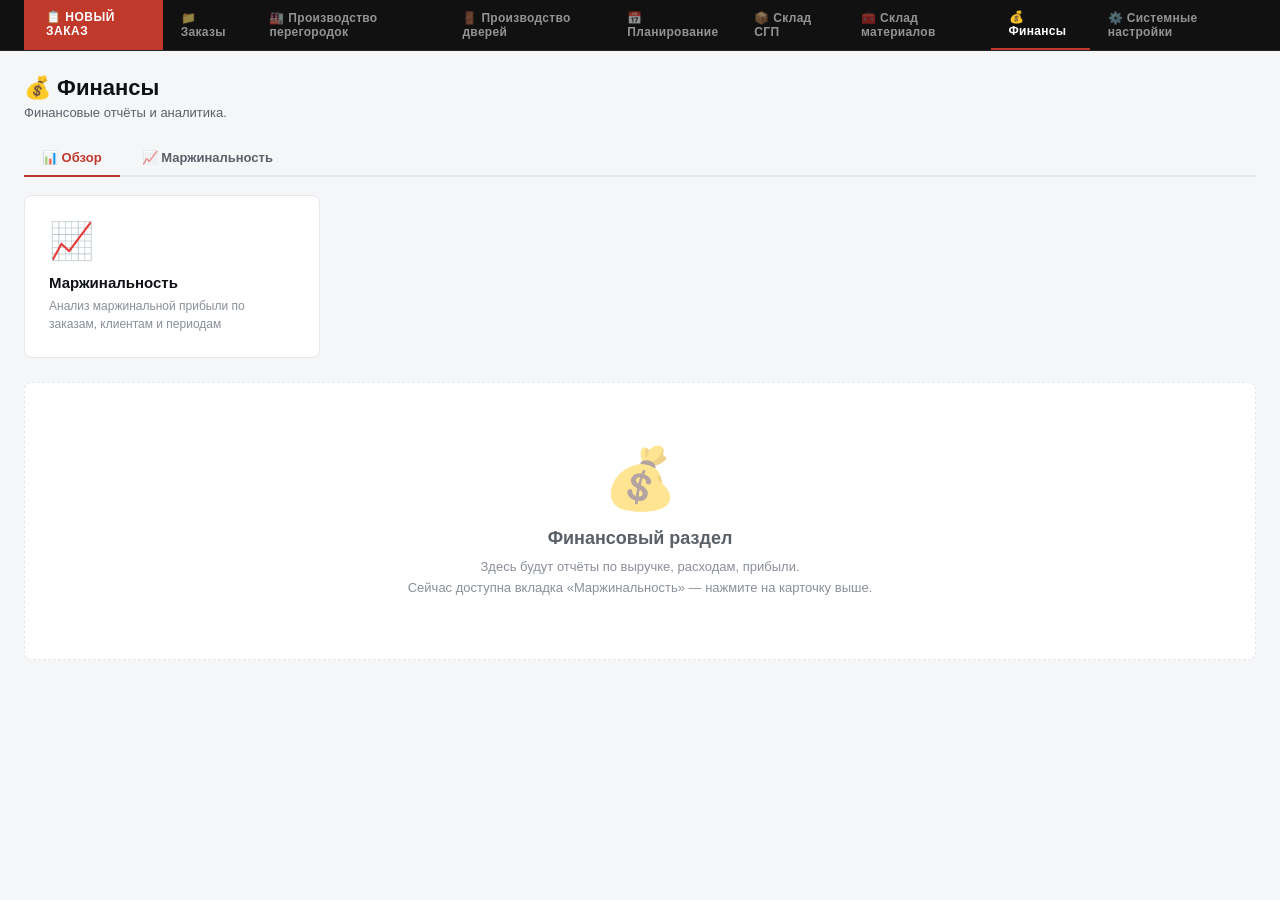
<file: finansi.html>
﻿<!DOCTYPE html>
<html lang="ru">
<head>
<meta charset="UTF-8">
<title>Финансы · Invisible Doors</title>
<style>
  :root { --dk:#0f1115; --t1:#0f1115; --t2:#5a6068; --t3:#8a8f99; --bo:#e5e7ea; --bg:#f5f6f8; --red:#c0392b; --green:#2e7d32; }
  * { box-sizing:border-box; }
  body { margin:0; font-family:-apple-system,'Segoe UI',Roboto,Arial,sans-serif; background:var(--bg); color:var(--dk); font-size:13px; }
  .nav { width:100%; background:#111; border-bottom:1px solid rgba(255,255,255,.08); display:flex; align-items:center; padding:0 24px; gap:0; position:sticky; top:0; z-index:100; }
  .nav a { padding:10px 18px; color:rgba(255,255,255,.55); text-decoration:none; font-size:12px; font-weight:600; font-family:inherit; letter-spacing:.3px; display:inline-flex; align-items:center; gap:6px; }
  .nav a.active { color:#fff; border-bottom:2px solid #c0392b; }
  .nav a.new-order { padding:10px 22px; background:#c0392b; color:#fff; font-weight:700; letter-spacing:.5px; border-bottom:2px solid #c0392b; }
  .nav a:hover:not(.new-order) { color:#fff; background:rgba(255,255,255,.05); }
  .nav-spacer { flex:1; }
  .container { max-width:1400px; margin:0 auto; padding:24px; }
  .page-title { font-size:22px; font-weight:800; margin:0 0 4px; }
  .page-subtitle { font-size:13px; color:var(--t2); margin-bottom:20px; }
  .section-tabs { display:flex; gap:4px; border-bottom:2px solid var(--bo); margin-bottom:18px; flex-wrap:wrap; }
  .section-tab { padding:10px 18px; background:transparent; border:none; cursor:pointer; font-size:13px; font-weight:600; color:var(--t2); border-bottom:2px solid transparent; margin-bottom:-2px; transition:all .15s; text-decoration:none; display:inline-block; }
  .section-tab.active { color:var(--red); border-bottom-color:var(--red); }
  .section-tab:hover:not(.active) { color:var(--dk); background:rgba(0,0,0,.03); }

  .menu-grid { display:grid; grid-template-columns:repeat(auto-fill,minmax(280px,1fr)); gap:16px; margin-top:8px; }
  .menu-card { background:#fff; border:1px solid var(--bo); border-radius:8px; padding:24px; text-decoration:none; color:inherit; transition:all .15s; display:block; }
  .menu-card:hover { border-color:var(--red); box-shadow:0 4px 12px rgba(192,57,43,.08); transform:translateY(-2px); }
  .menu-card .ic { font-size:36px; margin-bottom:12px; }
  .menu-card .nm { font-size:15px; font-weight:700; color:var(--dk); margin-bottom:6px; }
  .menu-card .ds { font-size:12px; color:var(--t3); line-height:1.5; }

  .placeholder { background:#fff; border:1px dashed var(--bo); border-radius:8px; padding:60px 30px; text-align:center; color:var(--t3); }
  .placeholder .ic { font-size:60px; margin-bottom:14px; opacity:.5; }
  .placeholder h2 { font-size:18px; font-weight:700; color:var(--t2); margin:0 0 8px; }
  .placeholder p { font-size:13px; color:var(--t3); margin:0; line-height:1.6; max-width:500px; margin-left:auto; margin-right:auto; }
</style>
<script src="storage.js"></script>
</head>
<body>

<nav class="nav">
  <a href="cart.html?new=1" class="new-order">📋 НОВЫЙ ЗАКАЗ</a>
  <div class="nav-spacer"></div>
  <a href="index.html">📁 Заказы</a>
  <a href="index.html#prod">🏭 Производство перегородок</a>
  <a href="prod_doors.html">🚪 Производство дверей</a>
  <a href="schedule.html">📅 Планирование</a>
  <a href="warehouse.html">📦 Склад СГП</a>
  <a href="sklad.html">🧰 Склад материалов</a>
  <a href="finansi.html" class="active">💰 Финансы</a>
  <a href="admin_prices.html">⚙️ Системные настройки</a>
</nav>

<div class="container">
  <h1 class="page-title">💰 Финансы</h1>
  <div class="page-subtitle">Финансовые отчёты и аналитика.</div>

  <div class="section-tabs">
    <button class="section-tab active">📊 Обзор</button>
    <a href="marzhinalnost.html" class="section-tab">📈 Маржинальность</a>
  </div>

  <div class="menu-grid">
    <a href="marzhinalnost.html" class="menu-card">
      <div class="ic">📈</div>
      <div class="nm">Маржинальность</div>
      <div class="ds">Анализ маржинальной прибыли по заказам, клиентам и периодам</div>
    </a>
  </div>

  <div class="placeholder" style="margin-top:24px">
    <div class="ic">💰</div>
    <h2>Финансовый раздел</h2>
    <p>Здесь будут отчёты по выручке, расходам, прибыли.<br>Сейчас доступна вкладка «Маржинальность» — нажмите на карточку выше.</p>
  </div>
</div>

</body>
</html>
</file>
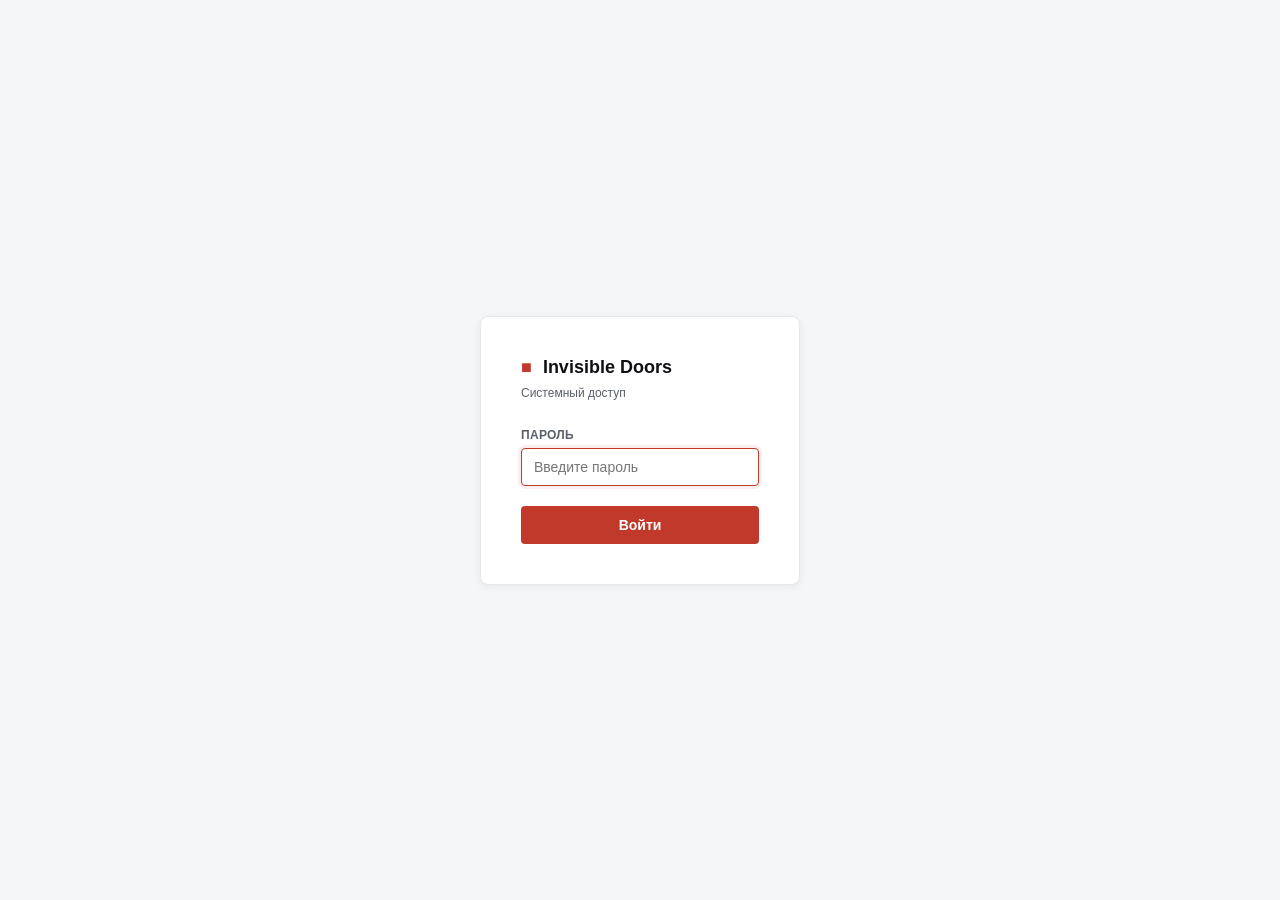
<file: login.html>
<!DOCTYPE html>
<html lang="ru">
<head>
<meta charset="UTF-8">
<meta name="viewport" content="width=device-width, initial-scale=1.0">
<title>Вход · Invisible Doors</title>
<style>
  *{box-sizing:border-box;margin:0;padding:0}
  body{font-family:-apple-system,'Segoe UI',Roboto,Arial,sans-serif;background:#f5f6f8;color:#0f1115;display:flex;align-items:center;justify-content:center;min-height:100vh}
  .card{background:#fff;border:1px solid #e5e7ea;border-radius:8px;padding:40px;width:320px;box-shadow:0 2px 8px rgba(0,0,0,.06)}
  h1{font-size:18px;font-weight:700;margin-bottom:8px;color:#0f1115}
  .sub{font-size:12px;color:#5a6068;margin-bottom:28px}
  .logo{color:#c0392b;margin-right:6px}
  label{display:block;font-size:12px;font-weight:600;color:#5a6068;margin-bottom:6px;letter-spacing:.3px;text-transform:uppercase}
  input{width:100%;border:1px solid #e5e7ea;border-radius:4px;padding:10px 12px;font-size:14px;outline:none;transition:border .15s;font-family:inherit}
  input:focus{border-color:#c0392b;box-shadow:0 0 0 3px rgba(192,57,43,.08)}
  button{margin-top:20px;width:100%;background:#c0392b;color:#fff;border:none;border-radius:4px;padding:11px;font-size:14px;font-weight:700;cursor:pointer;transition:background .15s;font-family:inherit}
  button:hover{background:#a93226}
  button:disabled{background:#ccc;cursor:not-allowed}
  .err{color:#c0392b;font-size:13px;margin-top:12px;display:none}
</style>
</head>
<body>
<div class="card">
  <h1><span class="logo">&#9632;</span> Invisible Doors</h1>
  <p class="sub">Системный доступ</p>
  <label for="pwd">Пароль</label>
  <input type="password" id="pwd" placeholder="Введите пароль" autofocus>
  <button id="btn">Войти</button>
  <div class="err" id="err">Неверный пароль</div>
</div>
<script>
function doLogin() {
  var pwd = document.getElementById('pwd').value;
  var err = document.getElementById('err');
  var btn = document.getElementById('btn');
  err.style.display = 'none';
  btn.disabled = true;
  btn.textContent = 'Проверяем...';
  fetch('api.php', {
    method: 'POST',
    headers: { 'Content-Type': 'application/json' },
    body: JSON.stringify({ action: 'login', password: pwd }),
    credentials: 'same-origin'
  }).then(function (r) {
    return r.json().then(function (data) { return { ok: r.ok, data: data }; });
  }).then(function (res) {
    if (res.ok && res.data.ok) {
      window.location.href = 'index.html';
    } else {
      err.style.display = 'block';
      btn.disabled = false;
      btn.textContent = 'Войти';
    }
  }).catch(function () {
    err.textContent = 'Ошибка соединения с сервером';
    err.style.display = 'block';
    btn.disabled = false;
    btn.textContent = 'Войти';
  });
}
document.getElementById('btn').addEventListener('click', doLogin);
document.getElementById('pwd').addEventListener('keydown', function (e) {
  if (e.key === 'Enter') doLogin();
});
</script>
</body>
</html>
</file>
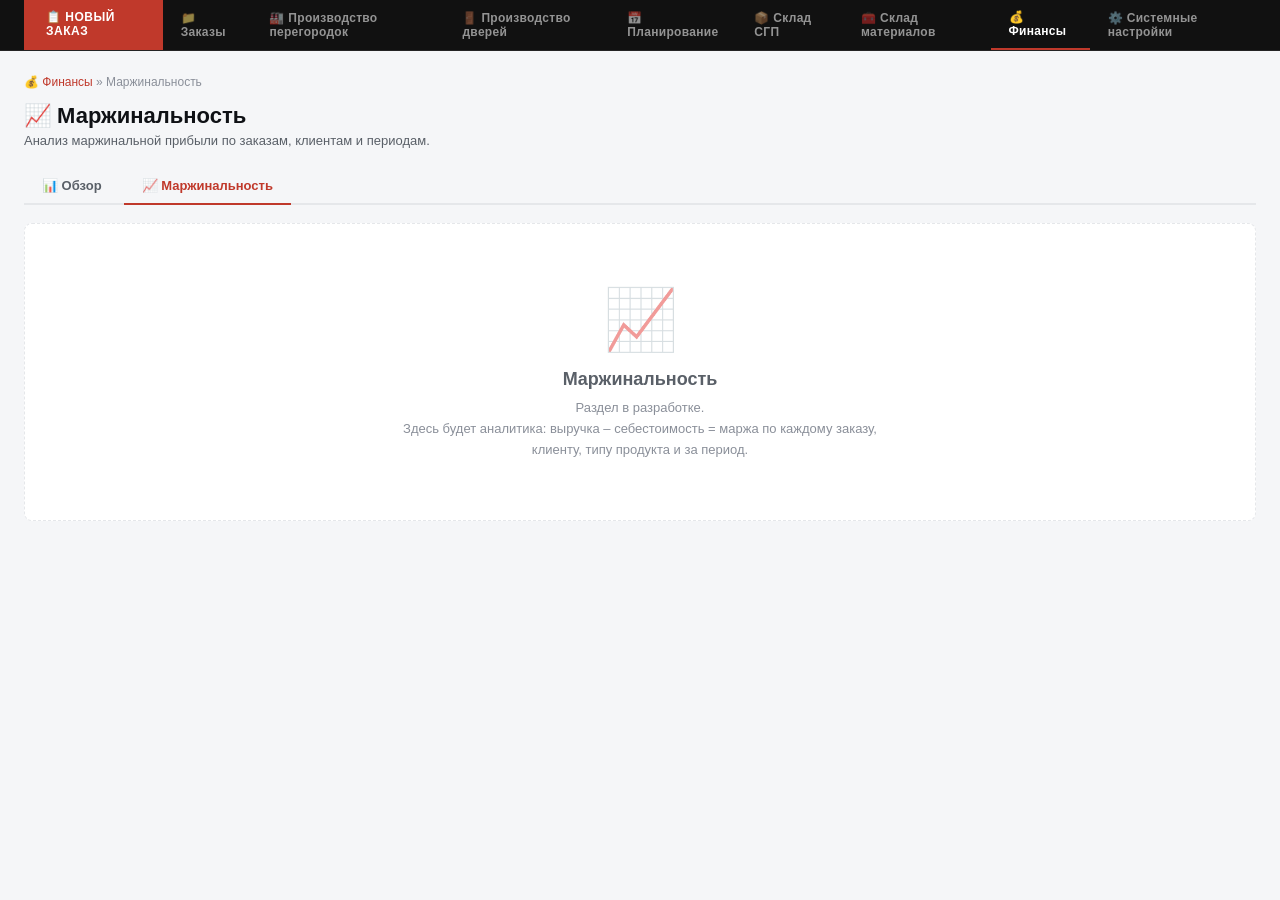
<file: marzhinalnost.html>
﻿<!DOCTYPE html>
<html lang="ru">
<head>
<meta charset="UTF-8">
<title>Маржинальность · Invisible Doors</title>
<style>
  :root { --dk:#0f1115; --t1:#0f1115; --t2:#5a6068; --t3:#8a8f99; --bo:#e5e7ea; --bg:#f5f6f8; --red:#c0392b; --green:#2e7d32; }
  * { box-sizing:border-box; }
  body { margin:0; font-family:-apple-system,'Segoe UI',Roboto,Arial,sans-serif; background:var(--bg); color:var(--dk); font-size:13px; }
  .nav { width:100%; background:#111; border-bottom:1px solid rgba(255,255,255,.08); display:flex; align-items:center; padding:0 24px; gap:0; position:sticky; top:0; z-index:100; }
  .nav a { padding:10px 18px; color:rgba(255,255,255,.55); text-decoration:none; font-size:12px; font-weight:600; font-family:inherit; letter-spacing:.3px; display:inline-flex; align-items:center; gap:6px; }
  .nav a.active { color:#fff; border-bottom:2px solid #c0392b; }
  .nav a.new-order { padding:10px 22px; background:#c0392b; color:#fff; font-weight:700; letter-spacing:.5px; border-bottom:2px solid #c0392b; }
  .nav a:hover:not(.new-order) { color:#fff; background:rgba(255,255,255,.05); }
  .nav-spacer { flex:1; }
  .container { max-width:1400px; margin:0 auto; padding:24px; }
  .page-title { font-size:22px; font-weight:800; margin:0 0 4px; }
  .page-subtitle { font-size:13px; color:var(--t2); margin-bottom:20px; }
  .breadcrumb { font-size:12px; color:var(--t3); margin-bottom:14px; }
  .breadcrumb a { color:var(--red); text-decoration:none; }
  .breadcrumb a:hover { text-decoration:underline; }
  .section-tabs { display:flex; gap:4px; border-bottom:2px solid var(--bo); margin-bottom:18px; flex-wrap:wrap; }
  .section-tab { padding:10px 18px; background:transparent; border:none; cursor:pointer; font-size:13px; font-weight:600; color:var(--t2); border-bottom:2px solid transparent; margin-bottom:-2px; transition:all .15s; text-decoration:none; display:inline-block; }
  .section-tab.active { color:var(--red); border-bottom-color:var(--red); }
  .section-tab:hover:not(.active) { color:var(--dk); background:rgba(0,0,0,.03); }
  .placeholder { background:#fff; border:1px dashed var(--bo); border-radius:8px; padding:60px 30px; text-align:center; color:var(--t3); }
  .placeholder .ic { font-size:60px; margin-bottom:14px; opacity:.5; }
  .placeholder h2 { font-size:18px; font-weight:700; color:var(--t2); margin:0 0 8px; }
  .placeholder p { font-size:13px; color:var(--t3); margin:0; line-height:1.6; max-width:500px; margin-left:auto; margin-right:auto; }
</style>
<script src="storage.js"></script>
</head>
<body>

<nav class="nav">
  <a href="cart.html?new=1" class="new-order">📋 НОВЫЙ ЗАКАЗ</a>
  <div class="nav-spacer"></div>
  <a href="index.html">📁 Заказы</a>
  <a href="index.html#prod">🏭 Производство перегородок</a>
  <a href="prod_doors.html">🚪 Производство дверей</a>
  <a href="schedule.html">📅 Планирование</a>
  <a href="warehouse.html">📦 Склад СГП</a>
  <a href="sklad.html">🧰 Склад материалов</a>
  <a href="finansi.html" class="active">💰 Финансы</a>
  <a href="admin_prices.html">⚙️ Системные настройки</a>
</nav>

<div class="container">
  <div class="breadcrumb"><a href="finansi.html">💰 Финансы</a> &raquo; Маржинальность</div>
  <h1 class="page-title">📈 Маржинальность</h1>
  <div class="page-subtitle">Анализ маржинальной прибыли по заказам, клиентам и периодам.</div>

  <div class="section-tabs">
    <a href="finansi.html" class="section-tab">📊 Обзор</a>
    <button class="section-tab active">📈 Маржинальность</button>
  </div>

  <div class="placeholder">
    <div class="ic">📈</div>
    <h2>Маржинальность</h2>
    <p>Раздел в разработке.<br>Здесь будет аналитика: выручка – себестоимость = маржа по каждому заказу, клиенту, типу продукта и за период.</p>
  </div>
</div>

</body>
</html>
</file>
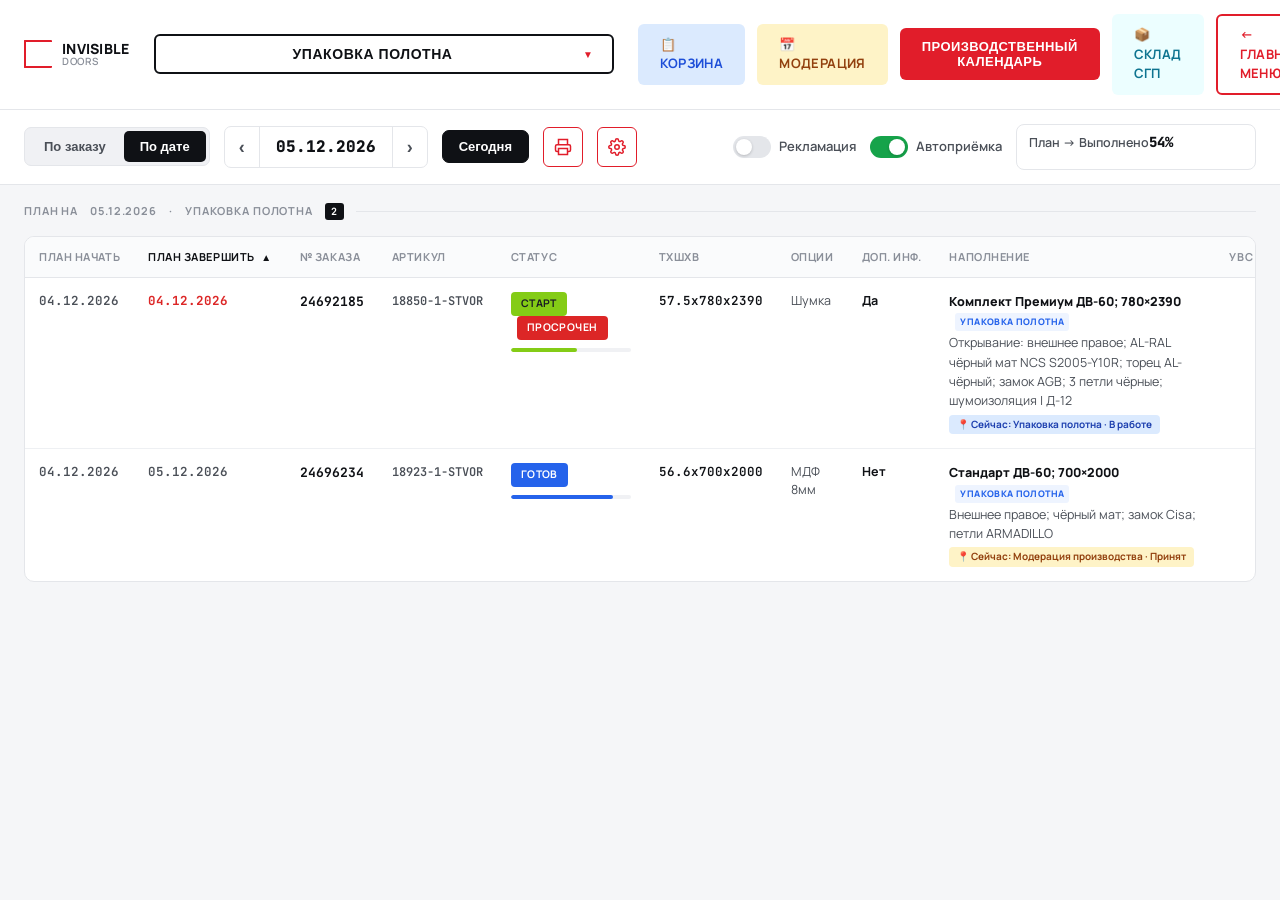
<file: prod_doors.html>
﻿<!DOCTYPE html>
<html lang="ru">
<head>
<meta charset="UTF-8">
<meta name="viewport" content="width=device-width, initial-scale=1.0">
<title>Производство · Invisible Doors</title>
<link href="https://fonts.googleapis.com/css2?family=JetBrains+Mono:wght@400;500;600;700&family=Manrope:wght@400;500;600;700;800&display=swap" rel="stylesheet">
<style>
  :root {
    --bg: #f5f6f8;
    --surface: #ffffff;
    --border: #e4e6ea;
    --border-soft: #eef0f3;
    --ink: #0f1115;
    --ink-2: #4a4f57;
    --ink-3: #8a8f99;
    --accent-soft: #f0f1f4;
    --blue: #2563eb;
    --blue-soft: #eef4ff;
    --green: #16a34a;
    --green-soft: #dcfce7;
    --amber: #d97706;
    --red: #dc2626;
    --red-soft: #fee2e2;
    --brand-red: #e11d2a;
    --brand-red-h: #c0151f;
    --st-default: #cbd1d9;
    --st-accepted: #fbbf24;
    --st-start: #f59e0b;
    --st-completed: #2563eb;
    --st-transfer: #16a34a;
    --shadow-sm: 0 1px 2px rgba(15, 17, 21, .04);
    --shadow-md: 0 4px 12px rgba(15, 17, 21, .06), 0 2px 4px rgba(15, 17, 21, .04);
    --shadow-lg: 0 20px 48px rgba(15, 17, 21, .12), 0 4px 12px rgba(15, 17, 21, .06);
  }
  * { box-sizing: border-box; }
  body {
    font-family: 'Manrope', -apple-system, sans-serif;
    background: var(--bg); color: var(--ink);
    font-size: 14px; line-height: 1.5; margin: 0;
    -webkit-font-smoothing: antialiased;
  }
  .mono { font-family: 'JetBrains Mono', monospace; font-feature-settings: "tnum"; }

  /* HEADER */
  .header {
    background: var(--surface);
    border-bottom: 1px solid var(--border);
    padding: 14px 24px;
    display: flex; align-items: center; gap: 24px;
    position: sticky; top: 0; z-index: 50;
  }
  .logo {
    display: inline-flex; align-items: center; gap: 10px;
    text-decoration: none; font-weight: 800; font-size: 14px;
    color: var(--ink); letter-spacing: 0.02em; text-transform: uppercase;
  }
  .logo-mark {
    width: 28px; height: 28px;
    border: 2.5px solid var(--brand-red); border-right: none;
    border-radius: 1px; flex-shrink: 0;
  }
  .logo-text { line-height: 1.05; }
  .logo-text small {
    display: block; font-size: 10px; font-weight: 600;
    color: var(--ink-3); letter-spacing: 0.06em;
  }

  .otdel-wrap { position: relative; margin: 0 auto; }
  .otdel-trigger {
    background: var(--surface); border: 2px solid var(--ink);
    border-radius: 6px; padding: 10px 44px 10px 22px;
    font-size: 14px; font-weight: 800;
    text-transform: uppercase; letter-spacing: 0.04em;
    cursor: pointer; color: var(--ink);
    position: relative; min-width: 460px; text-align: center;
  }
  .otdel-trigger:hover { background: var(--accent-soft); }
  .otdel-trigger::after {
    content: "▼"; position: absolute;
    right: 18px; top: 50%; transform: translateY(-50%);
    font-size: 10px; color: var(--brand-red);
  }
  .otdel-list {
    position: absolute; top: calc(100% + 4px); left: 0; right: 0;
    background: var(--surface); border: 1px solid var(--border);
    border-radius: 8px; box-shadow: var(--shadow-lg);
    overflow: hidden; display: none; z-index: 100;
  }
  .otdel-list.open { display: block; }
  .otdel-item {
    padding: 14px 22px; font-size: 14px; font-weight: 700;
    text-transform: uppercase; letter-spacing: 0.04em;
    text-align: center; cursor: pointer; color: var(--ink);
    border-bottom: 1px solid var(--border-soft);
  }
  .otdel-item:last-child { border-bottom: none; }
  .otdel-item:hover { background: var(--accent-soft); }
  .otdel-item.disabled { color: var(--ink-3); cursor: default; pointer-events: none; }
  .otdel-item.special { color: var(--brand-red); font-weight: 800; background: #fef9f9; }
  .otdel-item.special:hover { background: #fee2e6; }

  .header-right { display: flex; align-items: center; gap: 12px; }
  @keyframes pulse-ship {
    0%, 100% { box-shadow: 0 0 0 0 rgba(22, 163, 74, 0.45); }
    50%      { box-shadow: 0 0 0 8px rgba(22, 163, 74, 0); }
  }
  /* Колокольчик уведомлений */
  #notif-bell:hover { background: var(--accent-soft); }
  #notif-bell.has-unread #notif-bell-icon {
    color: #f59e0b;
    animation: bell-shake 0.6s ease-in-out;
    animation-iteration-count: 2;
  }
  #notif-bell.shake #notif-bell-icon {
    animation: bell-shake 0.6s ease-in-out infinite;
  }
  @keyframes bell-shake {
    0%, 100% { transform: rotate(0); }
    10%, 30% { transform: rotate(-12deg); }
    20%, 40% { transform: rotate(12deg); }
    50% { transform: rotate(-6deg); }
    60% { transform: rotate(6deg); }
    70% { transform: rotate(0); }
  }
  #notif-bell.has-unread #notif-count {
    display: inline-flex !important;
    animation: badge-bounce 0.5s ease-out;
  }
  @keyframes badge-bounce {
    0%   { transform: scale(0); }
    60%  { transform: scale(1.2); }
    100% { transform: scale(1); }
  }
  #notif-dropdown.open { display: block !important; }
  .notif-item {
    padding: 12px 14px;
    border-radius: 8px;
    cursor: pointer;
    transition: background .15s;
    display: flex;
    align-items: center;
    gap: 10px;
    margin-bottom: 4px;
  }
  .notif-item:hover { background: #ecfdf5; }
  .notif-item.is-new {
    background: #f0fdf4;
    border-left: 3px solid #16a34a;
  }
  .notif-item .ic {
    width: 36px; height: 36px;
    background: #dcfce7;
    color: #16a34a;
    border-radius: 8px;
    display: flex; align-items: center; justify-content: center;
    font-size: 18px;
    flex-shrink: 0;
  }
  .notif-item .body { flex: 1; min-width: 0; }
  .notif-item .ord {
    font-family: 'JetBrains Mono', monospace;
    font-weight: 800;
    color: var(--ink);
    font-size: 13px;
  }
  .notif-item .meta {
    font-size: 11px;
    color: var(--ink-3);
    margin-top: 2px;
  }
  .notif-item .arr {
    color: var(--ink-3);
    font-size: 14px;
  }
  .btn-prod-cal {
    background: var(--brand-red); color: #fff; border: none;
    border-radius: 6px; padding: 11px 22px;
    font-size: 13px; font-weight: 700;
    text-transform: uppercase; letter-spacing: 0.03em;
    cursor: pointer;
  }
  .btn-prod-cal:hover { background: var(--brand-red-h); }
  .btn-logout {
    background: var(--surface); border: 2px solid var(--brand-red);
    color: var(--brand-red); border-radius: 6px;
    padding: 9px 22px; font-size: 13px; font-weight: 700;
    text-transform: uppercase; cursor: pointer;
    text-decoration: none; letter-spacing: 0.03em;
  }
  .btn-logout:hover { background: var(--brand-red); color: #fff; }

  /* TOOLBAR */
  .toolbar {
    background: var(--surface);
    border-bottom: 1px solid var(--border);
    padding: 14px 24px;
    display: flex; align-items: center; gap: 14px; flex-wrap: wrap;
  }
  .search-mode {
    display: inline-flex; border: 1px solid var(--border);
    border-radius: 7px; overflow: hidden;
    background: var(--accent-soft); padding: 3px; gap: 2px;
  }
  .search-mode button {
    border: none; background: transparent;
    padding: 8px 16px; font-size: 13px; font-weight: 600;
    color: var(--ink-2); cursor: pointer; border-radius: 5px;
  }
  .search-mode button.active { background: var(--ink); color: #fff; }
  .date-nav {
    display: inline-flex; align-items: center;
    background: var(--surface); border: 1px solid var(--border);
    border-radius: 7px; overflow: hidden;
  }
  .date-nav button {
    border: none; background: transparent;
    padding: 8px 14px; font-size: 18px; cursor: pointer;
    color: var(--ink-2); line-height: 1; font-weight: 600;
  }
  .date-nav button:hover { background: var(--accent-soft); color: var(--ink); }
  .date-nav .current-date {
    padding: 8px 16px; font-size: 16px; font-weight: 800;
    font-family: 'JetBrains Mono', monospace; color: var(--ink);
    border-left: 1px solid var(--border); border-right: 1px solid var(--border);
    cursor: pointer;
  }
  .date-nav .current-date:hover { background: var(--accent-soft); }
  .btn-today {
    background: var(--ink); border: 1px solid var(--ink); color: #fff;
    border-radius: 7px; padding: 8px 16px;
    font-size: 13px; font-weight: 700; cursor: pointer;
  }
  .btn-today:hover { background: #000; }

  .icon-btn {
    width: 40px; height: 40px;
    border: 1px solid var(--brand-red);
    border-radius: 6px; background: var(--surface);
    color: var(--brand-red); cursor: pointer;
    display: inline-flex; align-items: center; justify-content: center;
  }
  .icon-btn:hover { background: var(--brand-red); color: #fff; }
  .icon-btn svg { width: 18px; height: 18px; }

  .switch-group {
    display: inline-flex; align-items: center; gap: 8px;
    font-size: 13px; font-weight: 600; color: var(--ink-2);
  }
  .switch {
    position: relative; display: inline-block;
    width: 38px; height: 22px; flex-shrink: 0;
  }
  .switch input { display: none; }
  .switch-slider {
    position: absolute; inset: 0;
    background: var(--border); border-radius: 11px;
    transition: background .15s; cursor: pointer;
  }
  .switch-slider::after {
    content: ""; position: absolute;
    width: 16px; height: 16px;
    background: #fff; border-radius: 50%;
    top: 3px; left: 3px;
    transition: transform .15s;
    box-shadow: 0 1px 3px rgba(0,0,0,.2);
  }
  .switch input:checked + .switch-slider { background: var(--green); }
  .switch input:checked + .switch-slider::after { transform: translateX(16px); }

  .toolbar-right { margin-left: auto; display: flex; align-items: center; gap: 14px; }
  .svodka-wrap {
    position: relative;
    min-width: 240px;
  }
  .svodka-btn {
    display: flex; flex-direction: column; gap: 4px;
    width: 100%;
    background: var(--surface);
    border: 1px solid var(--border);
    border-radius: 8px;
    padding: 8px 12px;
    cursor: pointer;
    transition: all .12s;
    text-align: left;
    font-family: inherit;
  }
  .svodka-btn:hover {
    border-color: var(--ink);
    background: #fafbfc;
  }
  .svodka-btn[aria-expanded="true"] {
    border-color: var(--ink);
    box-shadow: 0 0 0 3px rgba(15, 17, 21, 0.08);
  }
  .svodka-btn-row {
    display: flex; justify-content: space-between;
    align-items: baseline;
    font-size: 12.5px;
  }
  .svodka-btn-row .lbl { color: var(--ink-2); font-weight: 600; }
  .svodka-btn-row .pct {
    font-family: 'JetBrains Mono', monospace;
    font-weight: 800; color: var(--ink); font-size: 14px;
  }
  .svodka-btn .bar {
    height: 6px; background: var(--accent-soft);
    border-radius: 3px; overflow: hidden;
  }
  .svodka-btn .bar-fill {
    height: 100%;
    background: linear-gradient(90deg, #84cc16, #16a34a);
    border-radius: 3px;
    transition: width .25s;
  }

  .svodka-popover {
    position: absolute;
    top: calc(100% + 8px); right: 0;
    width: 360px;
    background: var(--surface);
    border: 1px solid var(--border);
    border-radius: 10px;
    box-shadow: var(--shadow-lg);
    z-index: 60;
    padding: 14px;
  }
  .svodka-popover[hidden] { display: none; }
  .svodka-popover-header {
    display: flex; justify-content: space-between; align-items: center;
    padding-bottom: 10px;
    border-bottom: 1px solid var(--border-soft);
    margin-bottom: 10px;
  }
  .svodka-popover-title {
    font-size: 12px; font-weight: 800;
    text-transform: uppercase; letter-spacing: 0.05em;
    color: var(--ink);
  }
  .svodka-popover-rating {
    font-size: 16px;
    color: #f59e0b;
    letter-spacing: 1px;
  }
  .svodka-popover-lines {
    display: flex; flex-direction: column; gap: 8px;
  }
  .svodka-line {
    display: flex; align-items: center; gap: 10px;
    font-size: 13px;
  }
  .svodka-line .svodka-label {
    flex: 1; color: var(--ink-2); font-weight: 500;
  }
  .svodka-line .svodka-progress {
    flex: 1; height: 4px;
    background: var(--accent-soft);
    border-radius: 2px;
    overflow: hidden;
  }
  .svodka-line .svodka-progress-fill {
    height: 100%;
    background: var(--ink);
    border-radius: 2px;
  }
  .svodka-line.is-done .svodka-progress-fill { background: var(--green); }
  .svodka-line .svodka-count {
    font-family: 'JetBrains Mono', monospace;
    font-weight: 700;
    color: var(--ink);
    min-width: 60px;
    text-align: right;
    font-size: 12px;
  }
  .svodka-line.is-done .svodka-count { color: var(--green); }
  .svodka-popover-foot {
    margin-top: 12px;
    padding-top: 10px;
    border-top: 1px solid var(--border-soft);
    display: flex; flex-wrap: wrap; gap: 4px 10px;
    font-size: 10.5px;
    color: var(--ink-3);
  }
  .svodka-points b { color: var(--ink); font-family: 'JetBrains Mono', monospace; }

  .section-h {
    padding: 18px 24px 0; font-size: 11px;
    text-transform: uppercase; letter-spacing: 0.08em;
    color: var(--ink-3); font-weight: 700;
    display: flex; align-items: center; gap: 12px;
  }
  .section-h::after { content: ""; flex: 1; height: 1px; background: var(--border); }
  .section-h .count {
    background: var(--ink); color: #fff;
    font-family: 'JetBrains Mono', monospace;
    padding: 1px 6px; border-radius: 3px;
    font-size: 10px; font-weight: 700;
  }

  .table-wrap {
    background: var(--surface); margin: 16px 24px;
    border: 1px solid var(--border); border-radius: 10px;
    overflow: hidden;
  }
  .orders-table { width: 100%; border-collapse: collapse; font-size: 13px; }
  .orders-table thead th {
    background: #fafbfc;
    border-bottom: 1px solid var(--border);
    padding: 12px 14px; text-align: left;
    font-size: 11px; text-transform: uppercase;
    letter-spacing: 0.05em; color: var(--ink-3);
    font-weight: 700; white-space: nowrap;
    position: sticky; top: 0;
    cursor: pointer; user-select: none;
  }
  .orders-table thead th:hover { color: var(--ink); }
  .orders-table thead th .sort-indicator { margin-left: 4px; opacity: 0.4; font-size: 10px; }
  .orders-table thead th.active-sort { color: var(--ink); }
  .orders-table thead th.active-sort .sort-indicator { opacity: 1; }
  .orders-table thead th .sort-priority {
    background: var(--ink); color: #fff;
    font-family: 'JetBrains Mono', monospace;
    font-size: 9px; padding: 1px 5px;
    border-radius: 3px; margin-left: 4px; font-weight: 800;
  }
  .orders-table tbody tr {
    border-bottom: 1px solid var(--border-soft);
    transition: background .1s;
  }
  .orders-table tbody tr:hover { background: #fafbfc; }
  .orders-table tbody tr:last-child { border-bottom: none; }
  .orders-table tbody td { padding: 14px; vertical-align: top; }

  .col-plan-start, .col-plan-end {
    font-family: 'JetBrains Mono', monospace;
    color: var(--ink-2); font-size: 12.5px;
    white-space: nowrap; font-weight: 600;
  }
  .col-order { font-family: 'JetBrains Mono', monospace; font-weight: 700; color: var(--ink); font-size: 13px; }
  .col-article { font-family: 'JetBrains Mono', monospace; font-size: 12px; color: var(--ink-2); white-space: nowrap; font-weight: 600; }
  .col-dimensions { font-family: 'JetBrains Mono', monospace; font-size: 12.5px; color: var(--ink); white-space: nowrap; font-weight: 600; }
  .col-options { font-size: 12.5px; color: var(--ink-2); font-weight: 600; }
  .col-extra-info, .col-filling, .col-uvs { font-size: 12.5px; color: var(--ink-2); line-height: 1.4; }
  .col-uvs { font-weight: 700; color: var(--ink); }
  .col-name {
    font-size: 12.5px; color: var(--ink-2);
    line-height: 1.55; min-width: 280px; max-width: 360px;
  }
  .col-name b { font-weight: 800; color: var(--ink); display: block; margin-bottom: 2px; }

  .status-cell { min-width: 120px; }
  .status-badge {
    font-size: 10.5px; font-weight: 700;
    padding: 4px 10px; border-radius: 4px;
    text-transform: uppercase; letter-spacing: 0.04em;
    display: inline-block; color: #fff;
  }
  .status-badge.s-wait      { background: #6b7280; }
  .status-badge.s-accepted  { background: #f59e0b; color: #1a1d23; }
  .status-badge.s-start     { background: #84cc16; color: #1a1d23; }
  .status-badge.s-completed { background: #2563eb; }
  .status-badge.s-transfer  { background: #16a34a; }
  .status-badge.s-overdue   { background: #dc2626; }

  .progress-track { height: 4px; background: var(--accent-soft); border-radius: 2px; overflow: hidden; margin-top: 8px; width: 100%; }
  .progress-fill { height: 100%; background: var(--ink); border-radius: 2px; }
  tr[data-status="TRANSFER"] .progress-fill { background: var(--green); }
  tr[data-status="COMPLETED"] .progress-fill { background: var(--blue); }
  tr[data-status="START"] .progress-fill { background: #84cc16; }
  tr[data-status="TRANSFER"] { background: rgba(22, 163, 74, .03); }

  .dept-hint {
    display: inline-block;
    margin-left: 6px;
    background: var(--blue-soft);
    color: var(--blue);
    font-size: 9px;
    font-weight: 800;
    padding: 2px 5px;
    border-radius: 3px;
    text-transform: uppercase;
    letter-spacing: 0.04em;
  }
  .dept-hint.no-checklist { background: var(--accent-soft); color: var(--ink-3); }

  /* SCANNER MODAL */
  .scanner-result-overlay {
    position: fixed; inset: 0;
    background: rgba(15, 17, 21, .65);
    z-index: 1000; display: none;
    align-items: flex-start; justify-content: center;
    padding: 20px; backdrop-filter: blur(3px);
    overflow-y: auto;
  }
  .scanner-result-overlay.show { display: flex; }
  .scanner-result-dialog {
    background: var(--surface); border-radius: 14px;
    width: 100%; max-width: 1280px; margin: auto;
    overflow: hidden; display: flex; flex-direction: column;
    box-shadow: var(--shadow-lg);
  }

  .scanner-product-top {
    display: grid; grid-template-columns: 1fr 1.4fr;
    border-bottom: 1px solid var(--border-soft);
  }
  .scanner-product-image {
    background: linear-gradient(180deg, #fafbfc 0%, #f0f1f4 100%);
    aspect-ratio: 1.05;
    display: flex; align-items: center; justify-content: center;
    position: relative; overflow: hidden;
  }
  .scanner-product-image svg { display: block; width: 100%; height: 100%; }

  .scanner-product-info { padding: 24px 28px; display: flex; flex-direction: column; }
  .scanner-result-amoid {
    display: inline-block;
    font-family: 'JetBrains Mono', monospace;
    font-size: 11px; background: var(--blue-soft); color: var(--blue);
    padding: 3px 8px; border-radius: 4px;
    font-weight: 700; margin-bottom: 6px;
    align-self: flex-start;
  }
  .scanner-result-article {
    font-family: 'JetBrains Mono', monospace;
    font-size: 13px; color: var(--ink-3);
    margin-bottom: 6px; font-weight: 600;
  }
  .scanner-result-title {
    font-size: 22px; font-weight: 800;
    color: var(--ink); letter-spacing: -0.02em;
    line-height: 1.2; margin-bottom: 14px;
  }

  .saw-info {
    background: var(--blue-soft); border: 1px solid #c7d8fa;
    border-radius: 10px; padding: 14px 16px; margin-bottom: 14px;
  }
  .saw-info-title { font-size: 13px; font-weight: 800; color: var(--blue); margin-bottom: 8px; letter-spacing: -0.01em; }
  .saw-info-line { font-size: 13px; color: var(--ink); padding: 4px 0; font-weight: 500; }

  .production-note {
    background: var(--red-soft); border-radius: 10px;
    padding: 14px 18px; margin-bottom: 14px;
  }
  .production-note-title {
    font-size: 18px; font-weight: 800;
    color: var(--ink); letter-spacing: -0.01em; line-height: 1.3;
  }
  .production-note-title b { color: var(--red); }

  /* Значок прикреплённых файлов в таблице заказов */
  .row-attach-badge {
    display: inline-block;
    margin-left: 4px;
    padding: 1px 7px;
    background: #ecfdf5;
    color: #166534;
    border: 1px solid #86efac;
    border-radius: 10px;
    font-size: 10.5px;
    font-weight: 800;
    letter-spacing: 0.02em;
    vertical-align: middle;
  }

  /* Прикреплённые файлы менеджера в модалке двери */
  .prod-attach-block {
    background: #ecfdf5;
    border: 1px solid #86efac;
    border-radius: 10px;
    padding: 12px 16px;
    margin-bottom: 14px;
  }
  .prod-attach-title {
    display: flex; align-items: center; gap: 8px;
    font-size: 13.5px; font-weight: 700;
    color: #166534; margin-bottom: 8px;
  }
  .prod-attach-count {
    background: #16a34a; color: #fff;
    font-size: 11px; font-weight: 800;
    padding: 1px 7px; border-radius: 10px;
    min-width: 18px; text-align: center;
  }
  .prod-attach-list {
    display: flex; flex-direction: column; gap: 6px;
  }
  .prod-attach-row {
    display: flex; align-items: center; gap: 10px;
    padding: 8px 10px;
    background: #fff;
    border: 1px solid #d1fae5;
    border-radius: 7px;
    text-decoration: none; color: inherit;
    transition: all .12s;
  }
  .prod-attach-row:hover {
    border-color: #16a34a;
    background: #f0fdf4;
  }
  .prod-attach-row .ic {
    width: 36px; height: 36px;
    background: #f3f4f6;
    border-radius: 5px;
    display: flex; align-items: center; justify-content: center;
    flex-shrink: 0;
    overflow: hidden;
    font-size: 18px;
  }
  .prod-attach-row .ic img { width: 100%; height: 100%; object-fit: cover; }
  .prod-attach-row .nm {
    flex: 1; min-width: 0;
    font-size: 12.5px; font-weight: 700;
    color: var(--ink);
    overflow: hidden; text-overflow: ellipsis; white-space: nowrap;
  }
  .prod-attach-row .sz {
    font-size: 10.5px; color: var(--ink-3);
    font-family: 'JetBrains Mono', monospace;
    flex-shrink: 0;
  }
  .prod-attach-row .open-icon {
    color: #16a34a; font-size: 14px; font-weight: 800;
  }

  .scanner-product-middle {
    padding: 18px 24px;
    border-bottom: 1px solid var(--border-soft);
  }

  .route-cards {
    display: grid; grid-template-columns: 2fr 1fr 1fr;
    gap: 12px; margin-bottom: 16px;
  }
  .route-card {
    background: var(--surface); border: 1px solid var(--border);
    border-radius: 10px; padding: 16px 18px 18px;
  }
  .route-card-title {
    font-size: 12px; font-weight: 800;
    text-transform: uppercase; letter-spacing: 0.08em;
    color: var(--ink); margin-bottom: 12px;
  }
  .route-step {
    display: flex; align-items: center; gap: 10px;
    padding: 4px 0; position: relative;
  }
  .route-step-dot {
    width: 12px; height: 12px; border-radius: 50%;
    background: var(--st-default); flex-shrink: 0;
    box-shadow: 0 0 0 2px var(--surface), 0 0 0 3px var(--st-default);
  }
  .route-step-dot.s-accepted { background: var(--st-accepted); box-shadow: 0 0 0 2px var(--surface), 0 0 0 3px var(--st-accepted); }
  .route-step-dot.s-start    { background: var(--st-start);    box-shadow: 0 0 0 2px var(--surface), 0 0 0 3px var(--st-start); }
  .route-step-dot.s-completed{ background: var(--st-completed);box-shadow: 0 0 0 2px var(--surface), 0 0 0 3px var(--st-completed); }
  .route-step-dot.s-transfer { background: var(--st-transfer); box-shadow: 0 0 0 2px var(--surface), 0 0 0 3px var(--st-transfer); }
  .route-step-name { font-size: 13.5px; font-weight: 600; color: var(--ink); }
  .route-step.completed .route-step-name {
    color: var(--ink-3);
    text-decoration: line-through;
    text-decoration-thickness: 1.5px;
  }
  .route-step.current .route-step-name { font-weight: 800; }
  .route-step .route-step-return {
    display: inline-block;
    margin-left: 8px;
    padding: 1px 7px;
    background: #fee2e2;
    color: #b91c1c;
    border: 1px solid #fca5a5;
    border-radius: 10px;
    font-size: 10.5px;
    font-weight: 700;
    letter-spacing: 0.01em;
    vertical-align: middle;
    white-space: nowrap;
  }
  .route-step:not(:last-child)::before {
    content: ""; position: absolute;
    left: 5px; top: 24px; width: 2px; height: calc(100% - 18px);
    background: var(--border);
  }
  .route-step.transfer:not(:last-child)::before { background: var(--st-transfer); }

  .status-legend {
    display: flex; gap: 18px; flex-wrap: wrap;
    margin-bottom: 16px; padding: 10px 14px;
    background: var(--accent-soft); border-radius: 8px;
  }
  .status-legend-item {
    display: inline-flex; align-items: center; gap: 6px;
    font-size: 12px; color: var(--ink-2); font-weight: 600;
  }
  .status-legend-dot { width: 10px; height: 10px; border-radius: 50%; flex-shrink: 0; }
  .status-legend-dot.s-default  { background: var(--st-default); }
  .status-legend-dot.s-accepted { background: var(--st-accepted); }
  .status-legend-dot.s-start    { background: var(--st-start); }
  .status-legend-dot.s-completed{ background: var(--st-completed); }
  .status-legend-dot.s-transfer { background: var(--st-transfer); }

  /* Чек-лист (только упаковки) */
  .checklist-block {
    background: #fef9c3; border: 1px solid #fde68a;
    border-radius: 10px; padding: 16px 20px;
    margin-bottom: 16px;
  }
  .checklist-block h5 {
    font-size: 12px; font-weight: 800;
    text-transform: uppercase; letter-spacing: 0.06em;
    color: #854d0e; margin: 0 0 12px;
    display: flex; align-items: center; gap: 8px;
  }
  .checklist-block h5 svg { width: 14px; height: 14px; }
  .checklist-grid {
    display: flex;
    flex-direction: column;
    gap: 6px;
  }
  .checklist-item {
    display: flex; align-items: center;
    gap: 10px;
    font-size: 13px; color: #422006;
    padding: 8px 12px;
    background: rgba(255, 255, 255, 0.4);
    border: 1px solid rgba(133, 77, 14, 0.15);
    border-radius: 7px;
    line-height: 1.4;
  }
  .checklist-item.is-ok { background: rgba(34, 197, 94, 0.12); border-color: rgba(34, 197, 94, 0.3); }
  .checklist-item.is-bad { background: rgba(220, 38, 38, 0.10); border-color: rgba(220, 38, 38, 0.3); }
  .checklist-item.checklist-warn {
    animation: warn-pulse 0.6s ease-in-out 3;
    border-color: var(--red);
    background: rgba(220, 38, 38, 0.18);
  }
  @keyframes warn-pulse {
    0%, 100% { box-shadow: 0 0 0 0 rgba(220, 38, 38, 0); }
    50%      { box-shadow: 0 0 0 6px rgba(220, 38, 38, 0.35); }
  }
  .checklist-item .num {
    font-family: 'JetBrains Mono', monospace;
    color: #a16207; font-weight: 700;
    flex-shrink: 0;
  }
  .checklist-item .label {
    flex: 1;
    color: #422006;
    font-weight: 500;
  }
  .checklist-item.is-ok .label { color: #14532d; font-weight: 600; }
  .checklist-item.is-bad .label { color: #7f1d1d; font-weight: 600; }
  .checklist-item .actions {
    display: flex; gap: 6px;
    flex-shrink: 0;
  }
  .checklist-item .icon-state {
    font-size: 18px;
    margin-right: 6px;
    flex-shrink: 0;
  }
  .checklist-btn {
    border: 1px solid rgba(133, 77, 14, 0.3);
    background: #fff;
    color: #422006;
    font-size: 11px; font-weight: 700;
    padding: 5px 10px;
    border-radius: 5px;
    cursor: pointer;
    text-transform: uppercase;
    letter-spacing: 0.03em;
    transition: all .12s;
  }
  .checklist-btn.ok:hover { background: #16a34a; color: #fff; border-color: #16a34a; }
  .checklist-btn.bad:hover { background: #dc2626; color: #fff; border-color: #dc2626; }
  .checklist-btn.change {
    background: transparent;
    border-color: rgba(133, 77, 14, 0.4);
    color: #854d0e;
  }
  .checklist-btn.change:hover { background: #854d0e; color: #fff; }

  /* Петли */
  .hinges-block {
    background: var(--surface); border: 1px solid var(--border);
    border-radius: 10px; padding: 16px 20px; margin-bottom: 16px;
  }
  .hinges-block h5 {
    font-size: 12px; font-weight: 800;
    text-transform: uppercase; letter-spacing: 0.06em;
    color: var(--ink); margin: 0 0 14px;
    display: flex; align-items: center; gap: 8px;
  }
  .hinges-block h5 svg { width: 14px; height: 14px; }
  .hinges-block h5 .count-tag {
    margin-left: auto;
    background: var(--ink); color: #fff;
    font-family: 'JetBrains Mono', monospace;
    font-size: 11px; padding: 2px 8px; border-radius: 4px;
    text-transform: none; letter-spacing: 0;
  }
  .hinges-layout {
    display: grid;
    grid-template-columns: 280px 1fr;
    gap: 28px;
    align-items: start;
    padding: 12px 8px 24px 8px;
  }
  .hinges-door {
    width: 100%; aspect-ratio: 0.42;
    background: linear-gradient(90deg, #f8f6f3 0%, #ffffff 50%, #ebe7e0 100%);
    border: 1.5px solid #1a1d23;
    border-radius: 2px;
    position: relative;
    margin-left: 70px; /* место для дельт слева */
    margin-right: 130px; /* место для размеров справа */
  }
  .hinges-door.korob {
    background: linear-gradient(90deg, #2a2a2a 0%, #404040 50%, #1a1a1a 100%);
    border-color: #000;
  }
  .hinge-mark {
    position: absolute;
    right: -6px;
    width: 14px; height: 22px;
    background: var(--ink);
    border-radius: 2px;
    display: flex; align-items: center; justify-content: center;
    color: #fff;
    font-family: 'JetBrains Mono', monospace;
    font-size: 8px; font-weight: 800;
  }
  /* На фрезеровке метка центрируется на отметке (центр петли) */
  .hinge-mark.center-aligned {
    transform: translateY(50%); /* поднимаем на половину высоты — центр совпадает с bottom % */
  }
  /* На упаковке метка стоит так, что её НИЖНИЙ КРАЙ совпадает с отметкой */
  .hinge-mark.bottom-aligned {
    /* по умолчанию bottom: X% располагает нижний край элемента на X% — это нам и нужно */
  }
  .hinges-door.korob .hinge-mark { background: #fff; color: var(--ink); }
  /* Размер от низа — справа ЗА дверью с отступом, чтобы не наезжать на петлю */
  .hinge-dim {
    position: absolute;
    left: calc(100% + 30px);  /* справа от двери с отступом 30px (петля торчит на ~8px) */
    font-family: 'JetBrains Mono', monospace;
    font-size: 11px; font-weight: 700;
    color: var(--ink-2);
    white-space: nowrap;
    line-height: 1;
    /* Y-позицию задаёт inline-стиль через bottom: %, минус половина высоты строки чтобы центр совпал с отметкой */
    margin-bottom: -6px; /* подбор: высота строки ~12px, центрируем */
  }
  .hinge-dim::before {
    content: ""; position: absolute;
    left: -28px; top: 50%;
    width: 22px; height: 1px;
    background: var(--ink-3);
  }
  /* Если две метки оказались близко (< 30px) — мелкий шрифт уменьшается */
  .hinge-dim.compact { font-size: 9.5px; }
  /* Дельта между петлями (слева от двери) */
  .hinge-delta {
    position: absolute;
    left: -56px;
    font-family: 'JetBrains Mono', monospace;
    font-size: 10.5px; font-weight: 700;
    color: var(--blue);
    white-space: nowrap;
    line-height: 1;
    background: var(--blue-soft);
    padding: 3px 6px;
    border-radius: 4px;
    transform: translateY(-50%);
  }
  .hinge-delta::after {
    content: ""; position: absolute;
    right: -10px; top: 50%;
    width: 8px; height: 1px;
    background: var(--blue);
  }
  /* Измерение «от низа полотна» внизу схемы */
  .door-bottom-label {
    position: absolute;
    bottom: -20px; left: 0; right: 0;
    text-align: center;
    font-family: 'JetBrains Mono', monospace;
    font-size: 9px; font-weight: 700;
    color: var(--ink-3);
    text-transform: uppercase;
    letter-spacing: 0.05em;
  }
  /* AL-кромка — тонкая полоска на верху и низу полотна */
  .al-kromka-top, .al-kromka-bot {
    position: absolute;
    left: -1px; right: -1px;
    height: 4px;
    background: linear-gradient(90deg, #c0c0c0, #e8e8e8, #c0c0c0);
    border: 0.5px solid #888;
  }
  .al-kromka-top { top: -5px; border-radius: 2px 2px 0 0; }
  .al-kromka-bot { bottom: -5px; border-radius: 0 0 2px 2px; }
  .al-kromka-label {
    position: absolute;
    right: -54px;
    font-family: 'JetBrains Mono', monospace;
    font-size: 9px; font-weight: 700;
    color: #666;
    background: rgba(192, 192, 192, 0.3);
    padding: 1px 4px;
    border-radius: 3px;
    line-height: 1;
  }
  .al-kromka-label.top { top: -8px; }
  .al-kromka-label.bot { bottom: -8px; }

  .hinges-grid {
    display: grid;
    grid-template-columns: repeat(2, 1fr);
    gap: 10px;
  }
  .hinge-spec {
    padding: 12px 14px;
    background: #fafbfc;
    border: 1px solid var(--border-soft);
    border-radius: 8px;
    display: flex; align-items: center; gap: 12px;
  }
  .hinge-spec .pos {
    width: 32px; height: 32px;
    border-radius: 6px;
    background: var(--ink); color: #fff;
    font-family: 'JetBrains Mono', monospace;
    font-size: 13px; font-weight: 800;
    display: flex; align-items: center; justify-content: center;
    flex-shrink: 0;
  }
  .hinge-spec .meta { flex: 1; }
  .hinge-spec .label {
    font-size: 10px; text-transform: uppercase;
    letter-spacing: 0.05em; color: var(--ink-3);
    font-weight: 700; margin-bottom: 2px;
  }
  .hinge-spec .value {
    font-family: 'JetBrains Mono', monospace;
    font-size: 14px; font-weight: 800; color: var(--ink);
  }
  .hinge-spec .value small { color: var(--ink-3); font-weight: 600; margin-left: 4px; }

  .current-step-block {
    background: #f8faff;
    border: 1px solid #d4dffa;
    border-radius: 12px;
    padding: 18px 20px;
  }
  .current-step-title {
    font-size: 16px; font-weight: 800;
    color: var(--ink); margin-bottom: 14px;
    letter-spacing: -0.01em;
  }
  .actions-row {
    display: flex; align-items: center; gap: 0;
  }
  .action-step {
    flex: 1;
    background: #eef4ff;
    border: 1px solid #c7d8fa;
    border-radius: 8px;
    padding: 14px 16px;
    font-size: 13.5px; font-weight: 700;
    color: var(--ink);
    display: inline-flex; align-items: center; justify-content: center; gap: 8px;
    cursor: pointer; transition: all .12s;
  }
  .action-step.done {
    background: #eef4ff;
    color: var(--ink);
    cursor: default;
    opacity: 0.85;
  }
  .action-step.done .check { color: var(--green); font-weight: 800; }
  .action-step.current {
    background: var(--ink); color: #fff;
    border-color: var(--ink);
    box-shadow: 0 6px 16px rgba(15, 17, 21, .15);
    cursor: pointer;
  }
  .action-step.current:hover {
    background: #1a1d23;
    transform: translateY(-1px);
    box-shadow: 0 8px 20px rgba(15, 17, 21, .25);
  }
  /* Кнопка заблокирована из-за непройденного чек-листа */
  .action-step.is-blocked {
    background: #fef3c7;
    color: #92400e;
    border-color: #fde68a;
    box-shadow: none;
    cursor: pointer;
  }
  .action-step.is-blocked:hover {
    background: #fde68a;
    transform: none;
    box-shadow: 0 4px 12px rgba(146, 64, 14, .15);
  }
  .action-step.pending {
    background: var(--surface);
    color: var(--ink-3);
    border-color: var(--border-soft);
    cursor: not-allowed;
    opacity: 0.55;
  }
  .action-step.pending:hover { border-color: var(--border-soft); }
  .action-arrow { color: var(--ink-3); font-size: 18px; padding: 0 10px; flex-shrink: 0; }

  .scanner-result-footer {
    padding: 16px 24px; background: #fafbfc;
    display: flex; gap: 10px; align-items: center;
    justify-content: space-between;
  }
  .scanner-result-footer-close {
    background: var(--surface); border: 1px solid var(--border);
    color: var(--ink-2); padding: 12px 30px;
    border-radius: 8px; font-size: 13px; font-weight: 700;
    cursor: pointer; text-transform: uppercase; letter-spacing: 0.03em;
  }
  .scanner-result-footer-close:hover { background: var(--accent-soft); }
  .scanner-result-footer-claim {
    background: var(--surface); border: 1px solid var(--border);
    color: var(--ink-2); padding: 12px 22px;
    border-radius: 8px; font-size: 13px; font-weight: 700;
    cursor: pointer; text-transform: uppercase; letter-spacing: 0.03em;
  }
  .scanner-result-footer-claim:hover { border-color: var(--brand-red); color: var(--brand-red); }

  /* CLAIM MODAL */
  .claim-modal {
    position: fixed; inset: 0; z-index: 1200;
    display: none; align-items: center; justify-content: center;
    padding: 20px;
    background: rgba(15, 17, 21, .55);
    backdrop-filter: blur(2px);
  }
  .claim-modal.show { display: flex; }
  .claim-dialog {
    background: var(--surface); border-radius: 12px;
    width: 100%; max-width: 720px; max-height: 90vh;
    display: flex; flex-direction: column;
    overflow: hidden; box-shadow: var(--shadow-lg);
  }
  .claim-h {
    padding: 18px 22px;
    border-bottom: 1px solid var(--border);
    display: flex; align-items: center; gap: 14px;
  }
  .claim-h-icon {
    width: 36px; height: 36px;
    background: var(--red-soft); color: var(--red);
    border-radius: 8px;
    display: flex; align-items: center; justify-content: center;
    flex-shrink: 0;
  }
  .claim-h-icon svg { width: 18px; height: 18px; }
  .claim-h h3 {
    font-size: 16px; font-weight: 800;
    margin: 0; letter-spacing: -0.01em;
  }
  .claim-h .sub {
    font-size: 12px; color: var(--ink-3);
    margin-top: 2px;
    font-family: 'JetBrains Mono', monospace;
    font-weight: 600;
  }
  .claim-h .close {
    margin-left: auto; background: none; border: none;
    cursor: pointer; color: var(--ink-3);
    padding: 6px; display: flex;
  }
  .claim-h .close svg { width: 20px; height: 20px; }

  .claim-tabs {
    display: flex;
    background: #fafbfc;
    border-bottom: 1px solid var(--border);
    padding: 0 22px;
  }
  .claim-tab {
    background: none; border: none;
    padding: 12px 18px;
    font-size: 13px; font-weight: 700;
    color: var(--ink-3); cursor: pointer;
    border-bottom: 2px solid transparent;
    text-transform: uppercase; letter-spacing: 0.03em;
  }
  .claim-tab:hover { color: var(--ink-2); }
  .claim-tab.active { color: var(--ink); border-bottom-color: var(--brand-red); }

  .claim-body { padding: 20px 22px; overflow: auto; }
  .claim-form-section { margin-bottom: 20px; }
  .claim-form-section:last-child { margin-bottom: 0; }
  .claim-label {
    display: block;
    font-size: 11px; font-weight: 700;
    text-transform: uppercase; letter-spacing: 0.06em;
    color: var(--ink-3);
    margin-bottom: 8px;
  }
  .claim-types {
    display: grid; grid-template-columns: repeat(3, 1fr);
    gap: 8px;
  }
  .claim-type {
    border: 1.5px solid var(--border);
    background: var(--surface);
    border-radius: 8px;
    padding: 10px 12px;
    font-size: 13px; font-weight: 600;
    color: var(--ink-2);
    cursor: pointer;
    text-align: left;
    transition: all .12s;
  }
  .claim-type:hover { border-color: var(--ink-3); color: var(--ink); }
  .claim-type.active {
    border-color: var(--brand-red);
    background: #fef9f9;
    color: var(--brand-red);
    font-weight: 700;
  }
  .claim-textarea {
    width: 100%;
    border: 1px solid var(--border);
    border-radius: 8px;
    padding: 12px 14px;
    font-size: 13px; font-family: inherit;
    resize: vertical; min-height: 90px;
    color: var(--ink);
  }
  .claim-textarea:focus {
    outline: none;
    border-color: var(--ink);
    box-shadow: 0 0 0 3px rgba(15, 17, 21, .08);
  }
  .claim-photo-drop {
    border: 1.5px dashed var(--border);
    border-radius: 8px;
    padding: 24px;
    text-align: center;
    color: var(--ink-3);
    cursor: pointer;
    transition: all .12s;
  }
  .claim-photo-drop:hover { border-color: var(--ink-3); color: var(--ink-2); }
  .claim-photo-drop svg { width: 32px; height: 32px; color: var(--ink-3); margin-bottom: 6px; }
  .claim-photo-drop .lbl { font-size: 13px; font-weight: 600; }
  .claim-photo-drop .hint { font-size: 11px; margin-top: 4px; }

  .analytics-grid {
    display: grid; grid-template-columns: repeat(3, 1fr);
    gap: 12px; margin-bottom: 18px;
  }
  .analytics-card {
    background: #fafbfc;
    border: 1px solid var(--border-soft);
    border-radius: 10px; padding: 14px 16px;
  }
  .analytics-card .label {
    font-size: 10px; text-transform: uppercase;
    letter-spacing: 0.06em; color: var(--ink-3);
    font-weight: 700; margin-bottom: 6px;
  }
  .analytics-card .num {
    font-family: 'JetBrains Mono', monospace;
    font-size: 22px; font-weight: 800;
    color: var(--ink); line-height: 1;
  }
  .analytics-card .num.over { color: var(--red); }
  .analytics-card .delta { font-size: 11px; color: var(--ink-3); margin-top: 4px; font-weight: 600; }
  .analytics-history { margin-top: 18px; }
  .analytics-history h4 {
    font-size: 12px; font-weight: 800;
    text-transform: uppercase; letter-spacing: 0.06em;
    color: var(--ink); margin: 0 0 10px;
  }
  .history-item {
    display: flex; align-items: center; gap: 12px;
    padding: 10px 14px;
    border: 1px solid var(--border-soft);
    border-radius: 8px;
    margin-bottom: 6px; font-size: 13px;
  }
  .history-item .date {
    font-family: 'JetBrains Mono', monospace;
    color: var(--ink-3);
    font-size: 12px; font-weight: 600; min-width: 80px;
  }
  .history-item .type {
    background: var(--red-soft); color: var(--red);
    font-size: 10px; font-weight: 800;
    padding: 2px 7px; border-radius: 3px;
    text-transform: uppercase; letter-spacing: 0.04em;
  }
  .history-item .desc { flex: 1; color: var(--ink-2); }

  /* Хронология по отделам */
  .dept-timeline {
    display: flex; flex-direction: column;
    gap: 0;
    position: relative;
  }
  .dept-step {
    display: flex; gap: 14px;
    padding: 12px 0;
    position: relative;
  }
  .dept-step:not(:last-child) {
    border-bottom: 1px solid var(--border-soft);
  }
  .dept-step::before {
    content: ""; position: absolute;
    left: 13px; top: 28px; bottom: -8px;
    width: 2px;
    background: var(--border);
  }
  .dept-step:last-child::before { display: none; }
  .dept-step.is-current::before {
    background: var(--st-start);
  }

  .dept-step-icon {
    width: 28px; height: 28px;
    border-radius: 50%;
    background: var(--st-default);
    flex-shrink: 0;
    display: flex; align-items: center; justify-content: center;
    color: #fff;
    font-size: 12px; font-weight: 800;
    z-index: 1;
    border: 2px solid var(--surface);
  }
  .dept-step.is-done .dept-step-icon { background: var(--st-transfer); }
  .dept-step.is-current .dept-step-icon { background: var(--st-start); }
  .dept-step.is-rekl .dept-step-icon { background: var(--red); }

  .dept-step-body { flex: 1; }
  .dept-step-head {
    display: flex; align-items: center; gap: 10px;
    margin-bottom: 6px;
  }
  .dept-step-name {
    font-size: 14px; font-weight: 800;
    color: var(--ink);
  }
  .dept-step-duration {
    margin-left: auto;
    font-family: 'JetBrains Mono', monospace;
    font-size: 11px; font-weight: 700;
    color: var(--ink-2);
    background: var(--accent-soft);
    padding: 2px 8px;
    border-radius: 4px;
  }
  .dept-step.is-current .dept-step-duration {
    background: #fef3c7; color: #92400e;
  }
  .dept-step-rekl-badge {
    display: inline-flex; align-items: center; gap: 4px;
    background: var(--red-soft); color: var(--red);
    font-size: 10px; font-weight: 800;
    padding: 2px 7px; border-radius: 3px;
    text-transform: uppercase; letter-spacing: 0.04em;
  }
  .dept-step-stages {
    display: flex; flex-wrap: wrap; gap: 6px;
    font-size: 11px;
    color: var(--ink-3);
    font-family: 'JetBrains Mono', monospace;
  }
  .dept-step-stage {
    display: inline-flex; align-items: center; gap: 4px;
    padding: 2px 0;
  }
  .dept-step-stage .lbl {
    color: var(--ink-3); font-weight: 600;
  }
  .dept-step-stage .val {
    color: var(--ink); font-weight: 700;
  }
  .dept-step-stage .dot {
    width: 6px; height: 6px; border-radius: 50%;
    background: var(--border);
  }
  .dept-step-stage.done .dot { background: var(--st-transfer); }
  .dept-step-rekl-info {
    margin-top: 6px;
    font-size: 12px;
    color: var(--red);
    background: var(--red-soft);
    padding: 6px 10px;
    border-radius: 6px;
    line-height: 1.4;
  }

  .claim-f {
    padding: 14px 22px;
    border-top: 1px solid var(--border);
    background: #fafbfc;
    display: flex; gap: 10px; justify-content: flex-end;
  }
  .btn-x {
    border: 1px solid var(--border); background: var(--surface);
    color: var(--ink); border-radius: 7px;
    padding: 10px 18px; font-size: 13px; font-weight: 700;
    cursor: pointer;
  }
  .btn-x:hover { background: var(--accent-soft); }
  .btn-x.primary { background: var(--ink); color: #fff; border-color: var(--ink); }
  .btn-x.danger { background: var(--brand-red); color: #fff; border-color: var(--brand-red); }
  .btn-x.danger:hover { background: var(--brand-red-h); }

  /* PROD-CAL */
  .prod-cal-modal { position: fixed; inset: 0; z-index: 1100; display: none; }
  .prod-cal-modal.show { display: block; }
  .prod-cal-backdrop { position: absolute; inset: 0; background: rgba(15, 17, 21, .55); }
  .prod-cal-dialog {
    position: absolute; inset: 24px;
    background: var(--surface); border-radius: 14px;
    box-shadow: var(--shadow-lg);
    display: flex; flex-direction: column; overflow: hidden;
  }
  .prod-cal-header {
    padding: 18px 24px; border-bottom: 1px solid var(--border);
    display: flex; align-items: center; gap: 16px;
  }
  .prod-cal-header h3 { font-size: 17px; font-weight: 800; margin: 0; letter-spacing: -0.01em; }
  .prod-cal-subtitle { font-size: 12.5px; color: var(--ink-3); margin-top: 2px; }
  .prod-cal-close {
    margin-left: auto; background: none; border: none;
    cursor: pointer; color: var(--ink-3); padding: 6px; display: flex;
  }
  .prod-cal-close:hover { color: var(--ink); }
  .prod-cal-close svg { width: 20px; height: 20px; }
  .prod-cal-form { padding: 16px 24px; border-bottom: 1px solid var(--border); background: #fafbfc; }
  .prod-cal-filters { display: flex; gap: 14px; align-items: end; flex-wrap: wrap; }
  .prod-cal-filters label {
    display: flex; flex-direction: column; gap: 4px;
    font-size: 11px; text-transform: uppercase;
    letter-spacing: 0.06em; color: var(--ink-3); font-weight: 700;
  }
  .prod-cal-filters select, .prod-cal-filters input[type="text"] {
    border: 1px solid var(--border); border-radius: 6px;
    padding: 8px 12px; font-size: 13px; font-weight: 500;
    color: var(--ink); background: var(--surface); min-width: 220px;
    text-transform: none; letter-spacing: 0;
  }
  .prod-cal-quota {
    background: var(--blue-soft); color: var(--blue);
    padding: 8px 14px; border-radius: 7px;
    font-weight: 700; font-size: 13px;
    font-family: 'JetBrains Mono', monospace;
  }
  .prod-cal-tabs {
    border-bottom: 1px solid var(--border);
    display: flex; padding: 0 24px; background: var(--surface);
  }
  .prod-cal-tab-btn {
    background: none; border: none;
    padding: 12px 18px; font-size: 13px; font-weight: 700;
    color: var(--ink-3); cursor: pointer;
    border-bottom: 2px solid transparent;
  }
  .prod-cal-tab-btn:hover { color: var(--ink-2); }
  .prod-cal-tab-btn.prod-cal-tab-active { color: var(--ink); border-bottom-color: var(--ink); }
  .prod-cal-body { flex: 1; overflow: auto; padding: 20px 24px; background: #fafbfc; }
  .prod-cal-grid { display: grid; grid-template-columns: repeat(7, 1fr); gap: 8px; }
  .prod-cal-wd { display: grid; grid-template-columns: repeat(7, 1fr); gap: 8px; margin-bottom: 8px; }
  .prod-cal-wd div {
    text-align: center; font-size: 10px;
    text-transform: uppercase; letter-spacing: 0.06em;
    color: var(--ink-3); font-weight: 700; padding: 4px;
  }
  .prod-cal-day {
    background: var(--surface); border: 1px solid var(--border);
    border-radius: 10px; padding: 10px; min-height: 110px;
    display: flex; flex-direction: column; gap: 6px;
    cursor: pointer; transition: all .12s;
  }
  .prod-cal-day:hover { transform: translateY(-1px); box-shadow: var(--shadow-md); border-color: var(--ink); }
  .prod-cal-day .d-num { font-size: 16px; font-weight: 800; color: var(--ink); line-height: 1; }
  .prod-cal-day .d-num small { font-size: 10px; color: var(--ink-3); font-weight: 600; text-transform: uppercase; margin-left: 4px; }
  .prod-cal-day.empty { visibility: hidden; }
  .prod-cal-day.over { border-color: #fca5a5; background: #fff5f5; }
  .prod-cal-day.done { border-color: #86efac; background: #f0fdf4; }
  .prod-cal-day.nonworking { background: #f5f6f8; opacity: 0.5; }
  .prod-cal-metric { display: flex; justify-content: space-between; font-size: 11px; font-family: 'JetBrains Mono', monospace; }
  .prod-cal-metric .k { color: var(--ink-3); }
  .prod-cal-metric .v { font-weight: 700; color: var(--ink); }
  .prod-cal-metric .v.over { color: var(--red); }
  .prod-cal-metric .v.done { color: var(--green); }
  .prod-cal-day .ratio { margin-top: auto; height: 4px; background: var(--accent-soft); border-radius: 2px; overflow: hidden; }
  .prod-cal-day .ratio-fill { height: 100%; background: var(--ink); border-radius: 2px; }
  .prod-cal-day.over .ratio-fill { background: var(--red); }
  .prod-cal-day.done .ratio-fill { background: var(--green); }

  /* Таблица в производственном календаре */
  .prod-cal-table-filters {
    display: flex; gap: 10px; flex-wrap: wrap;
    margin-bottom: 14px;
    padding: 12px;
    background: var(--surface);
    border: 1px solid var(--border);
    border-radius: 8px;
    align-items: center;
  }
  .prod-cal-table-filters input,
  .prod-cal-table-filters select {
    border: 1px solid var(--border);
    border-radius: 6px;
    padding: 7px 10px;
    font-size: 12.5px; font-weight: 500;
    background: var(--surface); color: var(--ink);
    height: 34px;
  }
  .prod-cal-table-filters .options-group {
    display: flex; align-items: center; gap: 10px;
    border: 1px solid var(--border);
    border-radius: 6px;
    padding: 0 10px; height: 34px;
  }
  .prod-cal-table-filters .options-group span { font-size: 11px; color: var(--ink-3); font-weight: 700; }
  .prod-cal-table-filters .options-group label {
    display: inline-flex; align-items: center; gap: 4px;
    font-size: 12px; color: var(--ink-2);
    font-weight: 600; cursor: pointer;
  }
  .prod-cal-table-filters .stats {
    margin-left: auto;
    font-size: 12px; color: var(--ink-3); font-weight: 600;
  }
  .prod-cal-table-filters .stats b { color: var(--ink); font-family: 'JetBrains Mono', monospace; }

  .prod-cal-table-wrap {
    background: var(--surface);
    border: 1px solid var(--border);
    border-radius: 8px;
    overflow: auto;
    max-height: calc(100vh - 350px);
  }
  .prod-cal-table { width: 100%; border-collapse: collapse; font-size: 12.5px; }
  .prod-cal-table th {
    background: #fafbfc;
    border-bottom: 1px solid var(--border);
    padding: 10px 12px; text-align: left;
    font-size: 10.5px; text-transform: uppercase;
    letter-spacing: 0.05em; color: var(--ink-3);
    font-weight: 700; white-space: nowrap;
    position: sticky; top: 0;
  }
  .prod-cal-table td {
    padding: 10px 12px;
    border-bottom: 1px solid var(--border-soft);
    vertical-align: middle;
  }
  .prod-cal-table tr.row-done { background: #f0fdf4; }
  .prod-cal-table tr.row-overdue { background: #fff5f5; }
  .prod-cal-table tr:hover { background: #fafbfc; }
  .prod-cal-table .c-date { font-family: 'JetBrains Mono', monospace; color: var(--ink-2); white-space: nowrap; }
  .prod-cal-table .c-order, .prod-cal-table .c-art {
    font-family: 'JetBrains Mono', monospace; font-weight: 700; color: var(--ink);
    white-space: nowrap;
  }
  .prod-cal-table .yes-no {
    display: inline-block;
    font-size: 10px; font-weight: 800;
    padding: 2px 7px; border-radius: 3px;
    text-transform: uppercase; letter-spacing: 0.04em;
  }
  .yes-no.yes { background: var(--green-soft); color: var(--green); }
  .yes-no.no { background: var(--accent-soft); color: var(--ink-3); }
  .yes-no.bad { background: var(--red-soft); color: var(--red); }

  /* Колонки заготовок — скрыты по умолчанию, показываются только на отделе «Заготовки» */
  .prod-cal-table .ct-zagotovki-col { display: none; }
  .prod-cal-table.show-zagotovki .ct-zagotovki-col { display: table-cell; }
  .prod-cal-table .c-zag {
    font-family: 'JetBrains Mono', monospace;
    font-size: 11.5px;
    font-weight: 700;
    color: var(--ink);
    white-space: nowrap;
    text-align: center;
  }
  .prod-cal-table .c-zag .qty {
    color: var(--ink-3);
    font-weight: 600;
    margin-right: 3px;
  }
  .prod-cal-table .c-zag .mm {
    color: var(--ink-3);
    font-weight: 500;
    font-size: 10.5px;
    margin-left: 1px;
  }
  .prod-cal-table .c-zag.empty { color: var(--ink-3); font-weight: 400; }

  /* SETTINGS */
  .settings-modal {
    position: fixed; inset: 0; z-index: 1100;
    display: none; align-items: center; justify-content: center;
    padding: 20px; background: rgba(15, 17, 21, .55); backdrop-filter: blur(2px);
  }
  .settings-modal.show { display: flex; }
  .settings-dialog {
    background: var(--surface); border-radius: 12px;
    width: 100%; max-width: 540px; max-height: 85vh;
    display: flex; flex-direction: column;
    overflow: hidden; box-shadow: var(--shadow-lg);
  }
  .settings-h { padding: 16px 20px; border-bottom: 1px solid var(--border); display: flex; align-items: center; gap: 12px; }
  .settings-h h3 { font-size: 15px; font-weight: 800; letter-spacing: -0.01em; margin: 0; }
  .settings-h .close { margin-left: auto; background: none; border: none; cursor: pointer; color: var(--ink-3); font-size: 22px; line-height: 1; padding: 4px; }
  .settings-b { padding: 16px 20px; overflow: auto; }
  .col-row {
    display: flex; align-items: center; gap: 10px;
    padding: 8px 10px; border: 1px solid var(--border-soft);
    border-radius: 7px; margin-bottom: 6px; background: #fafbfc;
  }
  .col-row__drag { color: var(--ink-3); cursor: grab; font-size: 14px; user-select: none; }
  .col-row__title { flex: 1; font-size: 13px; font-weight: 600; color: var(--ink); }
  .col-row__check { display: inline-flex; align-items: center; gap: 6px; font-size: 11px; color: var(--ink-2); cursor: pointer; font-weight: 600; }
  .mini-toggle { position: relative; width: 30px; height: 16px; flex-shrink: 0; }
  .mini-toggle input { display: none; }
  .mini-toggle-slider { position: absolute; inset: 0; background: var(--border); border-radius: 8px; cursor: pointer; }
  .mini-toggle-slider::after {
    content: ""; position: absolute;
    top: 2px; left: 2px; width: 12px; height: 12px;
    background: #fff; border-radius: 50%;
    transition: transform .15s;
    box-shadow: 0 1px 2px rgba(0,0,0,.15);
  }
  .mini-toggle input:checked + .mini-toggle-slider { background: var(--ink); }
  .mini-toggle input:checked + .mini-toggle-slider::after { transform: translateX(14px); }
  .settings-f { padding: 14px 20px; border-top: 1px solid var(--border); display: flex; gap: 8px; justify-content: flex-end; }

  @media (max-width: 1280px) {
    .col-options, .col-extra-info { display: none; }
    .scanner-product-top { grid-template-columns: 1fr; }
    .scanner-product-image { aspect-ratio: 16/9; }
    .route-cards { grid-template-columns: 1fr; }
    .checklist-grid { grid-template-columns: 1fr; }
    .hinges-layout { grid-template-columns: 1fr; }
    .hinges-grid { grid-template-columns: 1fr; }
  }
  @media (max-width: 1100px) {
    .otdel-trigger { min-width: 320px; font-size: 13px; padding: 9px 40px 9px 16px; }
  }
</style>
</head>
<body>

<!-- HEADER -->
<header class="header">
  <a href="#" class="logo">
    <span class="logo-mark"></span>
    <span class="logo-text">Invisible<small>Doors</small></span>
  </a>
  <div class="otdel-wrap">
    <button class="otdel-trigger" id="otdel-trigger">Упаковка полотна</button>
    <div class="otdel-list" id="otdel-list">
      <div class="otdel-item">Шпон</div>
      <div class="otdel-item">УВС</div>
      <div class="otdel-item">Заготовки</div>
      <div class="otdel-item">Сборка каркаса</div>
      <div class="otdel-item">Грунтовка</div>
      <div class="otdel-item">Малярка</div>
      <div class="otdel-item">Зеркала</div>
      <div class="otdel-item">AL кромка</div>
      <div class="otdel-item">Фрезеровка полотна</div>
      <div class="otdel-item disabled">Упаковка полотна</div>
      <div class="otdel-item">Фрезеровка / Упаковка коробов</div>
      <div class="otdel-item special">Модерация производства</div>
    </div>
  </div>
  <div class="header-right">
    <a href="cart.html" class="btn-prod-cal" style="text-decoration:none; background:#dbeafe; color:#1d4ed8; border-color:#bfdbfe;">📋 Корзина</a>
    <a href="schedule.html" id="ready-ship-badge" style="display:none; padding:6px 14px; background:#16a34a; color:#fff; border:1px solid #16a34a; border-radius:6px; text-decoration:none; font-size:12px; font-weight:700; align-items:center; gap:6px; animation: pulse-ship 2s infinite;">🚚 <span id="ready-ship-count">0</span> готов к отгрузке</a>
    <a href="schedule.html" class="btn-prod-cal" style="text-decoration:none; background:#fef3c7; color:#92400e; border-color:#fde68a;">📅 Модерация</a>
    <button class="btn-prod-cal" onclick="openModal('m-prodcal')">Производственный календарь</button>
    <a href="warehouse.html" class="btn-prod-cal" style="text-decoration:none; background:#ecfeff; color:#0e7490; border-color:#a5f3fc;">📦 Склад СГП</a>
    <a href="./index.html" class="btn-logout" title="Главное меню">← Главное меню</a>
  </div>
</header>

<!-- TOOLBAR -->
<div class="toolbar">
  <div class="search-mode">
    <button data-mode="order">По заказу</button>
    <button data-mode="date" class="active">По дате</button>
  </div>
  <div class="date-nav" id="date-nav">
    <button id="date-prev">‹</button>
    <span class="current-date" id="current-date">27.04.2026</span>
    <button id="date-next">›</button>
  </div>
  <button class="btn-today" id="btn-today">Сегодня</button>
  <div id="order-search-wrap" style="display:none; align-items:center; gap:8px;">
    <input type="text" id="order-search-input" placeholder="№ заказа или артикул"
      style="border:1px solid var(--border); border-radius:7px; padding:9px 14px; font-size:13px; font-weight:500; min-width:260px; height:38px;"/>
    <button class="btn-x" id="order-search-clear" style="height:38px; padding: 0 14px;">×</button>
  </div>
  <button class="icon-btn" title="Печать"><svg viewBox="0 0 24 24" fill="none" stroke="currentColor" stroke-width="2"><polyline points="6 9 6 2 18 2 18 9"/><path d="M6 18H4a2 2 0 0 1-2-2v-5a2 2 0 0 1 2-2h16a2 2 0 0 1 2 2v5a2 2 0 0 1-2 2h-2"/><rect x="6" y="14" width="12" height="8"/></svg></button>
  <button class="icon-btn" title="Настройки" onclick="openModal('m-settings')"><svg viewBox="0 0 24 24" fill="none" stroke="currentColor" stroke-width="2"><circle cx="12" cy="12" r="3"/><path d="M19.4 15a1.65 1.65 0 0 0 .33 1.82l.06.06a2 2 0 0 1 0 2.83 2 2 0 0 1-2.83 0l-.06-.06a1.65 1.65 0 0 0-1.82-.33 1.65 1.65 0 0 0-1 1.51V21a2 2 0 0 1-2 2 2 2 0 0 1-2-2v-.09A1.65 1.65 0 0 0 9 19.4a1.65 1.65 0 0 0-1.82.33l-.06.06a2 2 0 0 1-2.83 0 2 2 0 0 1 0-2.83l.06-.06a1.65 1.65 0 0 0 .33-1.82 1.65 1.65 0 0 0-1.51-1H3a2 2 0 0 1-2-2 2 2 0 0 1 2-2h.09A1.65 1.65 0 0 0 4.6 9a1.65 1.65 0 0 0-.33-1.82l-.06-.06a2 2 0 0 1 0-2.83 2 2 0 0 1 2.83 0l.06.06a1.65 1.65 0 0 0 1.82.33H9a1.65 1.65 0 0 0 1-1.51V3a2 2 0 0 1 2-2 2 2 0 0 1 2 2v.09a1.65 1.65 0 0 0 1 1.51 1.65 1.65 0 0 0 1.82-.33l.06-.06a2 2 0 0 1 2.83 0 2 2 0 0 1 0 2.83l-.06.06a1.65 1.65 0 0 0-.33 1.82V9a1.65 1.65 0 0 0 1.51 1H21a2 2 0 0 1 2 2 2 2 0 0 1-2 2h-.09a1.65 1.65 0 0 0-1.51 1z"/></svg></button>

  <div class="toolbar-right">
    <label class="switch-group"><span class="switch"><input type="checkbox" id="toggle-rekl"><span class="switch-slider"></span></span>Рекламация</label>
    <label class="switch-group"><span class="switch"><input type="checkbox" id="toggle-autoaccept" checked><span class="switch-slider"></span></span>Автоприёмка</label>
    <div class="svodka-wrap">
      <button type="button" class="svodka-btn" id="svodka-btn" aria-expanded="false">
        <div class="svodka-btn-row">
          <span class="lbl">План → Выполнено</span>
          <span class="pct" id="svodka-pct">0%</span>
        </div>
        <div class="bar"><div class="bar-fill" id="svodka-bar" style="width:0%"></div></div>
      </button>
      <div class="svodka-popover" id="svodka-popover" hidden>
        <div class="svodka-popover-header">
          <div class="svodka-popover-title">Прогресс отдела за день</div>
          <div class="svodka-popover-rating" id="svodka-rating">★★★☆☆</div>
        </div>
        <div class="svodka-popover-lines" id="svodka-lines">
          <!-- заполнится JS -->
        </div>
        <div class="svodka-popover-foot">
          <span>Очки за этап:</span>
          <span class="svodka-points">Принять <b>+4</b></span>
          <span class="svodka-points">Старт <b>+10</b></span>
          <span class="svodka-points">Завершить <b>+30</b></span>
          <span class="svodka-points">Передать <b>+10</b></span>
        </div>
      </div>
    </div>
  </div>
</div>

<div class="section-h" id="section-header">
  План на <span id="section-date">27.04.2026</span> · <span id="section-dept-name">Упаковка полотна</span> <span class="count" id="section-count">4</span>
</div>

<div class="table-wrap">
  <table class="orders-table">
    <thead>
      <tr>
        <th data-col-key="plan_start">План начать</th>
        <th data-col-key="plan_end" class="active-sort">План завершить <span class="sort-indicator">▲</span><span class="sort-priority">1</span></th>
        <th data-col-key="order">№ заказа</th>
        <th data-col-key="article">Артикул</th>
        <th data-col-key="status">Статус</th>
        <th data-col-key="dimensions">ТхШхВ</th>
        <th data-col-key="options">Опции</th>
        <th data-col-key="extra">Доп. инф.</th>
        <th data-col-key="filling">Наполнение</th>
        <th data-col-key="uvs">УВС</th>
        <th data-col-key="name">Наименование</th>
      </tr>
    </thead>
    <tbody id="orders-tbody"></tbody>
  </table>
</div>


<!-- ═══════════ SCANNER MODAL ═══════════ -->
<div class="scanner-result-overlay" id="m-scanner">
  <div class="scanner-result-dialog">

    <!-- TOP -->
    <div class="scanner-product-top">
      <div class="scanner-product-image" id="m-product-image">
        <!-- Заполняется JS под параметры конкретной двери -->
      </div>

      <div class="scanner-product-info">
        <span class="scanner-result-amoid" id="m-amoid">AMOID 24692185</span>
        <div class="scanner-result-article" id="m-article">18850-1-STVOR</div>
        <div class="scanner-result-title" id="m-title">
          Комплект Премиум ДВ-60; 780×2390; внешнее правое
        </div>

        <div class="saw-info" id="m-saw-info">
          <div class="saw-info-title">Заготовки для каркаса двери:</div>
          <div class="saw-info-line" id="m-saw-1">Стойки каркаса: ×2 МДФ 2400мм; ×4 LVL 2241мм</div>
          <div class="saw-info-line" id="m-saw-2">Перемычки каркаса: ×1 МДФ 668мм; ×1 LVL63 668мм; ×1 LVL31 668мм</div>
          <div class="saw-info-line" id="m-saw-3">Каркас 45,5мм + 2 листа МДФ 6мм; Толщина двери 57,5мм</div>
        </div>

        <div class="production-note">
          <div class="production-note-title">
            <b>Примечание производству:</b> <span id="m-prod-note">КУБИКА 2700 и смещение петли</span>
          </div>
        </div>

        <div class="prod-attach-block" id="m-attach-block" style="display:none;">
          <div class="prod-attach-title">
            <span style="font-size:14px;">📎</span>
            <b>Файлы от менеджера:</b>
            <span class="prod-attach-count" id="m-attach-count">0</span>
          </div>
          <div class="prod-attach-list" id="m-attach-list">
            <!-- заполняется JS -->
          </div>
        </div>
      </div>
    </div>

    <!-- MIDDLE -->
    <div class="scanner-product-middle">

      <!-- Маршрут -->
      <div class="route-cards" id="m-route">
        <!-- заполняется JS -->
      </div>

      <!-- Легенда -->
      <div class="status-legend">
        <span class="status-legend-item"><span class="status-legend-dot s-default"></span>Не принято отделом в работу</span>
        <span class="status-legend-item"><span class="status-legend-dot s-accepted"></span>Принято отделом, но производство не начато</span>
        <span class="status-legend-item"><span class="status-legend-dot s-start"></span>В процессе производства</span>
        <span class="status-legend-item"><span class="status-legend-dot s-completed"></span>Производство завершено на этапе</span>
        <span class="status-legend-item"><span class="status-legend-dot s-transfer"></span>Передано в следующий отдел</span>
      </div>

      <!-- Чек-лист (только Упаковка полотна / Упаковка коробов) -->
      <div class="checklist-block" id="m-checklist" style="display:none;">
        <h5>
          <svg viewBox="0 0 24 24" fill="none" stroke="currentColor" stroke-width="2.5"><path d="M9 11l3 3L22 4"/><path d="M21 12v7a2 2 0 0 1-2 2H5a2 2 0 0 1-2-2V5a2 2 0 0 1 2-2h11"/></svg>
          <span id="m-checklist-h">Чек-лист упаковки</span>
          <span id="m-checklist-target" style="margin-left:auto; font-size:10px; color:#a16207; font-family:'JetBrains Mono',monospace; font-weight:700;">ПОЛОТНО · 780×2390</span>
        </h5>
        <div class="checklist-grid" id="m-checklist-items"></div>
      </div>

      <!-- Петли (Упаковка полотна / Упаковка коробов / Фрезеровка полотна) -->
      <div class="hinges-block" id="m-hinges" style="display:none;">
        <h5>
          <svg viewBox="0 0 24 24" fill="none" stroke="currentColor" stroke-width="2"><circle cx="12" cy="6" r="2"/><circle cx="12" cy="12" r="2"/><circle cx="12" cy="18" r="2"/><line x1="12" y1="4" x2="12" y2="20"/></svg>
          <span id="m-hinges-h">Расчёт установки петель</span>
          <span class="count-tag" id="m-hinges-tag">3 шт · ARMADILLO</span>
        </h5>
        <div class="hinges-layout">
          <div class="hinges-door" id="m-door-svg"></div>
          <div class="hinges-grid" id="m-hinges-grid"></div>
        </div>
      </div>

      <!-- Текущий этап -->
      <div class="current-step-block">
        <div class="current-step-title" id="m-step-title">Упаковка полотна</div>
        <div class="actions-row" id="m-actions-row"></div>
      </div>

    </div>

    <!-- FOOTER -->
    <div class="scanner-result-footer">
      <button class="scanner-result-footer-close" onclick="closeModal('m-scanner')">Закрыть</button>
      <button class="scanner-result-footer-claim" onclick="openClaimModal()">Рекламация и аналитика</button>
    </div>
  </div>
</div>


<!-- CLAIM MODAL -->
<div class="claim-modal" id="m-claim">
  <div class="claim-dialog">
    <div class="claim-h">
      <div class="claim-h-icon">
        <svg viewBox="0 0 24 24" fill="none" stroke="currentColor" stroke-width="2.5"><path d="M10.29 3.86L1.82 18a2 2 0 0 0 1.71 3h16.94a2 2 0 0 0 1.71-3L13.71 3.86a2 2 0 0 0-3.42 0z"/><line x1="12" y1="9" x2="12" y2="13"/><line x1="12" y1="17" x2="12.01" y2="17"/></svg>
      </div>
      <div>
        <h3>Рекламация и аналитика</h3>
        <div class="sub" id="m-claim-sub">18850-1-STVOR · AMOID 24692185</div>
      </div>
      <button class="close" onclick="closeModal('m-claim')">
        <svg viewBox="0 0 24 24" fill="none" stroke="currentColor" stroke-width="2"><line x1="18" y1="6" x2="6" y2="18"/><line x1="6" y1="6" x2="18" y2="18"/></svg>
      </button>
    </div>

    <div class="claim-tabs">
      <button class="claim-tab active" data-tab="claim">Открыть рекламацию</button>
      <button class="claim-tab" data-tab="analytics">Аналитика по позиции</button>
    </div>

    <div class="claim-body">
      <div class="claim-tab-content" data-tab-content="claim">
        <div class="claim-form-section">
          <label class="claim-label">Тип рекламации</label>
          <div class="claim-types">
            <button class="claim-type">Геометрия</button>
            <button class="claim-type active">Покраска</button>
            <button class="claim-type">Сборка</button>
            <button class="claim-type">Фурнитура</button>
            <button class="claim-type">Шумоизоляция</button>
            <button class="claim-type">Маркировка / УВС</button>
            <button class="claim-type">Заготовка / Раскрой</button>
            <button class="claim-type">Упаковка</button>
            <button class="claim-type">Другое</button>
          </div>
        </div>

        <div class="claim-form-section">
          <label class="claim-label">Описание проблемы</label>
          <textarea class="claim-textarea" placeholder="Опишите дефект подробно..."></textarea>
        </div>

        <div class="claim-form-section">
          <label class="claim-label">Виновный отдел (опционально)</label>
          <select id="claim-blame-dept" style="width:100%; border:1px solid var(--border); border-radius:8px; padding:10px 12px; font-size:13px; font-weight:500;">
            <option value="">— не выбрано —</option>
            <option>Шпон</option>
            <option>УВС</option>
            <option>Заготовки</option>
            <option>Сборка каркаса</option>
            <option selected>Грунтовка</option>
            <option>Малярка</option>
            <option>Зеркала</option>
            <option>AL кромка</option>
            <option>Фрезеровка полотна</option>
            <option>Упаковка полотна</option>
            <option>Фрезеровка / Упаковка коробов</option>
          </select>
        </div>

        <div class="claim-form-section">
          <label class="claim-label">Откатить дверь в отдел <span style="color:var(--red); font-weight:700;">*</span></label>
          <select id="claim-return-dept" style="width:100%; border:1px solid var(--border); border-radius:8px; padding:10px 12px; font-size:13px; font-weight:500;">
            <option value="">— выберите отдел для возврата —</option>
            <!-- Заполняется JS на основании текущего положения двери -->
          </select>
          <div style="margin-top:6px; font-size:11.5px; color:var(--ink-3); line-height:1.4;">
            Дверь будет возвращена в выбранный отдел со статусом «Принято в отдел». Все промежуточные этапы — обнулятся.
          </div>
        </div>

        <div class="claim-form-section">
          <label class="claim-label">Фото дефекта</label>
          <div class="claim-photo-drop">
            <svg viewBox="0 0 24 24" fill="none" stroke="currentColor" stroke-width="2"><path d="M21 15v4a2 2 0 0 1-2 2H5a2 2 0 0 1-2-2v-4"/><polyline points="17 8 12 3 7 8"/><line x1="12" y1="3" x2="12" y2="15"/></svg>
            <div class="lbl">Перетащите файлы сюда или нажмите для выбора</div>
            <div class="hint">PNG, JPG до 10 MB · можно несколько</div>
          </div>
        </div>
      </div>

      <div class="claim-tab-content" data-tab-content="analytics" style="display:none;">
        <div class="analytics-grid" id="analytics-summary">
          <!-- Заполняется JS -->
        </div>

        <div class="analytics-history">
          <h4>Хронология по отделам</h4>
          <div class="dept-timeline" id="analytics-timeline">
            <!-- Заполняется JS -->
          </div>
        </div>

        <div class="analytics-history" id="analytics-rekl-block" style="display:none;">
          <h4>История рекламаций</h4>
          <div id="analytics-rekl-list"></div>
        </div>
      </div>
    </div>

    <div class="claim-f">
      <button class="btn-x" onclick="closeModal('m-claim')">Отмена</button>
      <button class="btn-x danger" id="claim-submit-btn">Открыть рекламацию</button>
    </div>
  </div>
</div>


<!-- PRODUCTION CALENDAR -->
<div class="prod-cal-modal" id="m-prodcal">
  <div class="prod-cal-backdrop" onclick="closeModal('m-prodcal')"></div>
  <div class="prod-cal-dialog">
    <div class="prod-cal-header">
      <div>
        <h3>Производственный календарь</h3>
        <div class="prod-cal-subtitle">Загрузка отдела · Апрель 2026 · Упаковка полотна</div>
      </div>
      <button class="prod-cal-close" onclick="closeModal('m-prodcal')"><svg viewBox="0 0 24 24" fill="none" stroke="currentColor" stroke-width="2"><line x1="18" y1="6" x2="6" y2="18"/><line x1="6" y1="6" x2="18" y2="18"/></svg></button>
    </div>
    <div class="prod-cal-form">
      <div class="prod-cal-filters">
        <label>Отдел<select id="cal-dept-select">
          <option value="shpon">Шпон</option>
          <option value="uvs">УВС</option>
          <option value="zagotovki">Заготовки</option>
          <option value="sborka">Сборка каркаса</option>
          <option value="gruntovka">Грунтовка</option>
          <option value="malarka">Малярка</option>
          <option value="zerkala">Зеркала</option>
          <option value="al_kromka">AL кромка</option>
          <option value="frez_polotno">Фрезеровка полотна</option>
          <option value="upak_polotno" selected>Упаковка полотна</option>
          <option value="frez_korob">Фрезеровка / Упаковка коробов</option>
          <option value="moderation">Модерация производства</option>
        </select></label>
        <label>Месяц<select id="cal-month-select">
          <option value="0">Январь</option>
          <option value="1">Февраль</option>
          <option value="2">Март</option>
          <option value="3" selected>Апрель</option>
          <option value="4">Май</option>
          <option value="5">Июнь</option>
          <option value="6">Июль</option>
          <option value="7">Август</option>
          <option value="8">Сентябрь</option>
          <option value="9">Октябрь</option>
          <option value="10">Ноябрь</option>
          <option value="11">Декабрь</option>
        </select></label>
        <label>Год<select id="cal-year-select">
          <option>2025</option>
          <option selected>2026</option>
          <option>2027</option>
        </select></label>
        <div class="prod-cal-quota" id="cal-quota-display">Квота: 40 шт/день</div>
        <button class="btn-x" id="cal-excel-btn">Выгрузить в Excel</button>
        <button class="btn-x" id="cal-summary-btn" style="background:#f0f9ff; border-color:#bae6fd; color:#0369a1;" title="Сводный отчёт по всем отделам — выгрузка в CSV за выбранный период">📊 Сводка (CSV)</button>
        <button class="btn-x" id="cal-print-btn" style="background:#fef2f2; border-color:#fca5a5; color:#b91c1c;" title="Печать сводного отчёта за выбранный период">🖨 Печать</button>
      </div>
    </div>
    <div class="prod-cal-tabs">
      <button class="prod-cal-tab-btn prod-cal-tab-active" data-mode="calendar">Календарь</button>
      <button class="prod-cal-tab-btn" data-mode="table">Таблица</button>
    </div>
    <div class="prod-cal-body">
      <div id="prod-cal-mode-calendar">
        <div class="prod-cal-wd"><div>Пн</div><div>Вт</div><div>Ср</div><div>Чт</div><div>Пт</div><div>Сб</div><div>Вс</div></div>
        <div class="prod-cal-grid" id="prod-cal-grid"></div>
      </div>

      <div id="prod-cal-mode-table" style="display:none;">
        <div class="prod-cal-table-filters">
          <input type="text" id="ct-search" placeholder="№ заказа / артикул" style="width:220px;">
          <select id="ct-done"><option value="">Завершён: выберите...</option><option value="yes">Завершён: Да</option><option value="no">Завершён: Нет</option></select>
          <select id="ct-rekl"><option value="">Рекламация: выберите...</option><option value="yes">Рекламация: Да</option><option value="no">Рекламация: Нет</option></select>
          <select id="ct-overdue"><option value="">Просрочен: выберите...</option><option value="yes">Просрочен: Да</option><option value="no">Просрочен: Нет</option></select>
          <div class="options-group">
            <span>Опции:</span>
            <label title="Противопожарная"><input type="checkbox" class="ct-opt" value="ПП"> ПП</label>
            <label title="AL-кромка"><input type="checkbox" class="ct-opt" value="АК"> АК</label>
            <label title="Зеркало"><input type="checkbox" class="ct-opt" value="З"> З</label>
            <label title="Эмаль"><input type="checkbox" class="ct-opt" value="Э"> Э</label>
            <label title="Шпон"><input type="checkbox" class="ct-opt" value="Ш"> Ш</label>
            <label title="Грунт"><input type="checkbox" class="ct-opt" value="Г"> Г</label>
            <label title="Премиум"><input type="checkbox" class="ct-opt" value="П"> П</label>
          </div>
          <div class="stats">Записей: <b id="ct-count">0</b> · Среднее время этапа: <b id="ct-avg">— дн</b></div>
        </div>

        <div class="prod-cal-table-wrap">
          <table class="prod-cal-table">
            <thead>
              <tr>
                <th>Дата плана</th><th>№ заказа</th><th>Артикул</th><th>ТхШхВ</th><th>Опции</th>
                <th>Завершён</th><th>Рекламация</th><th>Просрочен</th><th>Дней на этапе</th>
                <th class="ct-zagotovki-col" title="Стойки каркаса (вертикальные)">МДФ стойки</th>
                <th class="ct-zagotovki-col" title="Стойки каркаса (вертикальные)">LVL стойки</th>
                <th class="ct-zagotovki-col" title="Перемычки каркаса (горизонтальные)">МДФ перемычки</th>
                <th class="ct-zagotovki-col" title="Перемычки каркаса 63мм">LVL63 перемычки</th>
                <th class="ct-zagotovki-col" title="Перемычки каркаса 31мм">LVL31 перемычки</th>
              </tr>
            </thead>
            <tbody id="ct-tbody"></tbody>
          </table>
        </div>
      </div>
    </div>
  </div>
</div>

<!-- SETTINGS -->
<div class="settings-modal" id="m-settings">
  <div class="settings-dialog">
    <div class="settings-h"><h3>Настройки таблицы</h3><button class="close" onclick="closeModal('m-settings')">×</button></div>
    <div class="settings-b">
      <p style="margin:0 0 12px; font-size:12px; color:var(--ink-3);">Настройки сохраняются для выбранного отдела.</p>
      <div id="settings-cols-list"></div>
    </div>
    <div class="settings-f">
      <button class="btn-x" onclick="closeModal('m-settings')">Отмена</button>
      <button class="btn-x primary" id="settings-save-btn">Сохранить</button>
    </div>
  </div>
</div>

<!-- ВЫБОР ПЕРИОДА ДЛЯ СВОДНОГО ОТЧЁТА -->
<div class="settings-modal" id="m-period">
  <div class="settings-dialog" style="max-width:460px;">
    <div class="settings-h">
      <h3 id="m-period-title">Период отчёта</h3>
      <button class="close" onclick="closeModal('m-period')">×</button>
    </div>
    <div class="settings-b">
      <p style="margin:0 0 14px; font-size:12.5px; color:var(--ink-3); line-height:1.5;">
        Укажите даты <b>от</b> и <b>до</b>. В отчёт попадут все позиции и рекламации в этом диапазоне.
      </p>
      <div style="display:grid; grid-template-columns:1fr 1fr; gap:14px; margin-bottom:14px;">
        <label style="font-size:12px; font-weight:700; color:var(--ink-2);">
          От
          <input type="date" id="m-period-from" style="display:block; margin-top:6px; width:100%; border:1px solid var(--border); border-radius:7px; padding:9px 11px; font-size:13px; font-weight:500; font-family:inherit;">
        </label>
        <label style="font-size:12px; font-weight:700; color:var(--ink-2);">
          До (включительно)
          <input type="date" id="m-period-to" style="display:block; margin-top:6px; width:100%; border:1px solid var(--border); border-radius:7px; padding:9px 11px; font-size:13px; font-weight:500; font-family:inherit;">
        </label>
      </div>
      <div style="display:flex; gap:6px; flex-wrap:wrap;">
        <button class="btn-x" data-period-preset="month" style="font-size:11.5px; padding:5px 11px;">Текущий месяц</button>
        <button class="btn-x" data-period-preset="prev-month" style="font-size:11.5px; padding:5px 11px;">Прошлый месяц</button>
        <button class="btn-x" data-period-preset="quarter" style="font-size:11.5px; padding:5px 11px;">Текущий квартал</button>
        <button class="btn-x" data-period-preset="ytd" style="font-size:11.5px; padding:5px 11px;">С начала года</button>
        <button class="btn-x" data-period-preset="7d" style="font-size:11.5px; padding:5px 11px;">Последние 7 дней</button>
        <button class="btn-x" data-period-preset="30d" style="font-size:11.5px; padding:5px 11px;">Последние 30 дней</button>
      </div>
    </div>
    <div class="settings-f">
      <button class="btn-x" onclick="closeModal('m-period')">Отмена</button>
      <button class="btn-x primary" id="m-period-confirm">Сформировать отчёт</button>
    </div>
  </div>
</div>

<script src="storage.js"></script>
<script>
  // ====================================================================
  // СПРАВОЧНИКИ — соответствуют логике scanner_helper.js
  // ====================================================================

  // ID отделов (как в Bitrix). Реальные: 66709, 140782, 140783, 140792.
  // Остальные — синтетические, для демо переключения.
  const DEPT = {
    'shpon':       { id: '141001', name: 'Шпон',                            stage: 'Подготовка шпона',         next: 'Заготовки' },
    'uvs':         { id: '141002', name: 'УВС',                             stage: 'Маркировка УВС',           next: 'Заготовки' },
    'zagotovki':   { id: '141008', name: 'Заготовки',                       stage: 'Распил заготовок',         next: 'Сборка каркаса' },
    'sborka':      { id: '141003', name: 'Сборка каркаса',                  stage: 'Сборка каркаса с шумкой',  next: 'Грунтовка' },
    'gruntovka':   { id: '141004', name: 'Грунтовка',                       stage: 'Грунтовка полотна',        next: 'Малярка' },
    'malarka':     { id: '141005', name: 'Малярка',                         stage: 'Покраска',                 next: 'Зеркала' },
    'zerkala':     { id: '141006', name: 'Зеркала',                         stage: 'Установка зеркал',         next: 'AL кромка' },
    'al_kromka':   { id: '141007', name: 'AL кромка',                       stage: 'Вклеивание AL кромки',     next: 'Фрезеровка полотна' },
    'frez_polotno':{ id: '140782', name: 'Фрезеровка полотна',              stage: 'Фрезеровка под петли и замок', next: 'Упаковка полотна' },
    'upak_polotno':{ id: '140783', name: 'Упаковка полотна',                stage: 'Упаковка полотна',         next: 'Модерация производства' },
    'frez_korob':  { id: '140792', name: 'Фрезеровка / Упаковка коробов',   stage: 'Упаковка короба',          next: 'Модерация производства' },
    'moderation':  { id: '66709',  name: 'Модерация производства',          stage: 'Финальная проверка',       next: 'Отгрузка' },
  };

  // Какие отделы показывают чек-лист (по scanner_helper.js)
  const DEPTS_WITH_CHECKLIST = new Set(['upak_polotno', 'frez_korob']);
  // Какие отделы показывают расчёт петель
  const DEPTS_WITH_HINGES = new Set(['frez_polotno', 'upak_polotno', 'frez_korob', 'moderation']);
  // На каких отделах используется маркер ЦЕНТРА петли (а не верхнего края)
  // По scanner_helper.js строки 203-206 это этапы 18485 и 18488 — оба относятся к фрезеровке полотна
  const DEPTS_USE_CENTER_MARKER = new Set(['frez_polotno']);

  // Параметры петель из scanner_helper.js строки 47-52
  // base — расстояние от верха до ЦЕНТРА верхней петли
  // height — физическая высота петли (нужна для расчёта верхнего края)
  const HINGE_PARAMS = {
    'AGB':       { base: 255,   height: 110 },
    'Kubica':    { base: 260,   height: 120 },
    'ARMADILLO': { base: 267.5, height: 135 },
    'VDF':       { base: 267.5, height: 135 },
    'VHF':       { base: 267.5, height: 135 },
    'Пожар':     { base: 256,   height: 112 },
  };
  // Обратная совместимость
  const HINGE_BASES = Object.fromEntries(
    Object.entries(HINGE_PARAMS).map(([k, v]) => [k, v.base])
  );

  function calcHingePositions(L, n, base) {
    if (n < 2) return [base];
    const delta = (L - base * 2) / (n - 1);
    return Array.from({length: n}, (_, i) => Math.round((base + i * delta) * 10) / 10);
  }

  // ====================================================================
  // БАЗА ЗАКАЗОВ — каждый заказ проходит по этапам, у каждого этапа свой статус
  // ====================================================================

  // Статусы:  WAIT (не принят) | ACCEPTED (принят) | START (в работе) | COMPLETED | TRANSFER (передан)
  // На каждом отделе у заказа свой статус, что определяет в каком отделе он сейчас «висит»

  let ORDERS = [
    {
      orderId: '24692185', article: '18850-1-STVOR', amoid: 'AMOID 24692185',
      title: 'Комплект Премиум ДВ-60; 780×2390; внешнее правое (AL-RAL чёрный мат NCS S2005-Y10R; AGB; ARMADILLO 3 чёрные; шумоизоляция) | Д-12',
      shortName: 'Комплект Премиум ДВ-60; 780×2390',
      shortDesc: 'Открывание: внешнее правое; AL-RAL чёрный мат NCS S2005-Y10R; торец AL-чёрный; замок AGB; 3 петли чёрные; шумоизоляция | Д-12',
      width: 780, height: 2390, thickness: 57.5,
      hingeType: 'ARMADILLO', hingeCount: 3,
      filling: 'Шумка', uvs: 'Да', options: 'П/АК',
      hingeInfo: 'Петли ARMADILLO 3шт.',
      side: 'right', color: '#1a1a1a',
      hasAlKromka: true,
      planStart: '27.04.2026', planEnd: '27.04.2026',
      hasRekl: true,
      saw: ['Стойки каркаса: ×2 МДФ 2400мм; ×4 LVL 2241мм',
            'Перемычки каркаса: ×1 МДФ 668мм; ×1 LVL63 668мм; ×1 LVL31 668мм',
            'Каркас 45,5мм + 2 листа МДФ 6мм; Толщина двери 57,5мм'],
      prodNote: 'КУБИКА 2700 и смещение петли',
      // На каких отделах был и что с ним сейчас
      deptStatus: {
        sborka: 'TRANSFER', gruntovka: 'TRANSFER', malarka: 'TRANSFER',
        al_kromka: 'TRANSFER', frez_polotno: 'TRANSFER', upak_polotno: 'START',
      },
    },
    {
      orderId: '24692185', article: '18850-1-KOROB', amoid: 'AMOID 24692185',
      title: 'Короб ДВ-60 AL-чёрный; 780×2390; к полотну 18850-1-STVOR; внешнее правое',
      shortName: 'Короб ДВ-60; AL-чёрный',
      shortDesc: 'К полотну 18850-1-STVOR; внешнее правое; петли ARMADILLO 3шт.',
      width: 780, height: 2390, thickness: 57.5,
      hingeType: 'ARMADILLO', hingeCount: 3, isKorob: true,
      filling: 'Шумка', uvs: 'Да', options: 'П/АК',
      hingeInfo: 'Петли ARMADILLO 3шт.',
      side: 'right', color: '#1a1a1a',
      hasAlKromka: true,
      planStart: '28.04.2026', planEnd: '28.04.2026',
      saw: null,
      prodNote: 'AL-торец +3мм по высоте; ответная часть петли по разметке полотна',
      deptStatus: { frez_korob: 'ACCEPTED' },
    },
    {
      orderId: '24693407', article: '18871-1-STVOR', amoid: 'AMOID 24693407',
      title: 'Комплект ДВ-60; 900×2100; внешнее левое; AL-RAL чёрный матовый; AGB; шумоизоляция',
      shortName: 'Комплект ДВ-60; 900×2100',
      shortDesc: 'Внешнее левое; AL-RAL чёрный матовый; замок AGB; петли AGB; шумоизоляция',
      width: 900, height: 2100, thickness: 56.6,
      hingeType: 'AGB', hingeCount: 3,
      filling: 'Шумка', uvs: 'Да', options: 'АК',
      hingeInfo: 'Петли AGB 3шт.',
      side: 'left', color: '#1a1a1a',
      hasAlKromka: true,
      planStart: '27.04.2026', planEnd: '28.04.2026',
      saw: ['Стойки каркаса: ×2 МДФ 2110мм; ×4 LVL 1951мм',
            'Перемычки каркаса: ×1 МДФ 788мм; ×1 LVL63 788мм; ×1 LVL31 788мм',
            'Каркас 44,5мм + 2 листа МДФ 6мм; Толщина двери 56,6мм'],
      prodNote: 'Стандартное смещение петли AGB',
      deptStatus: {
        sborka: 'TRANSFER', gruntovka: 'TRANSFER', malarka: 'TRANSFER',
        al_kromka: 'TRANSFER', frez_polotno: 'ACCEPTED',
      },
    },
    {
      orderId: '24694912', article: '18904-1-STVOR', amoid: 'AMOID 24694912',
      title: 'Стандарт ДВ-60; 800×2100; внутреннее правое; чёрный мат; замок Cisa',
      shortName: 'Стандарт ДВ-60; 800×2100',
      shortDesc: 'Внутреннее правое; чёрный мат; замок Cisa',
      width: 800, height: 2100, thickness: 60,
      hingeType: 'ARMADILLO', hingeCount: 3,
      filling: 'МДФ 8мм', uvs: 'Нет', options: '—',
      hingeInfo: 'Петли ARMADILLO 3шт.',
      side: 'right', color: '#1a1a1a',
      hasAlKromka: false,
      planStart: '28.04.2026', planEnd: '29.04.2026',
      saw: ['Стойки каркаса: ×2 МДФ 2110мм; ×4 LVL 1951мм',
            'Перемычки каркаса: ×1 МДФ 688мм; ×1 LVL63 688мм; ×1 LVL31 688мм',
            'Каркас 44мм + 2 листа МДФ 8мм; Толщина двери 60мм'],
      prodNote: 'Стандартный комплект, заметок нет',
      deptStatus: { sborka: 'WAIT' },
    },
    {
      orderId: '24695610', article: '18915-1-STVOR', amoid: 'AMOID 24695610',
      title: 'Премиум ДВ-65; 850×2400; внешнее левое; AL-RAL белый матовый; Kubica',
      shortName: 'Премиум ДВ-65; 850×2400',
      shortDesc: 'Внешнее левое; AL-RAL белый матовый; замок AGB; петли Kubica',
      width: 850, height: 2400, thickness: 57.5,
      hingeType: 'Kubica', hingeCount: 3,
      filling: 'Шумка', uvs: 'Да', options: 'П/АК',
      hingeInfo: 'Петли Kubica 3шт.',
      side: 'left', color: '#f5f5f0',
      hasAlKromka: true,
      planStart: '26.04.2026', planEnd: '26.04.2026',
      saw: ['Стойки каркаса: ×2 МДФ 2410мм; ×5 LVL 2251мм',
            'Перемычки каркаса: ×1 МДФ 738мм; ×1 LVL63 738мм; ×1 LVL31 738мм',
            'Каркас 45,5мм + 2 листа МДФ 6мм; Толщина двери 57,5мм'],
      prodNote: 'KUBICA — внимательно к зазорам',
      deptStatus: { sborka: 'TRANSFER', gruntovka: 'TRANSFER', malarka: 'START' },
    },
    {
      orderId: '24696234', article: '18923-1-STVOR', amoid: 'AMOID 24696234',
      title: 'Стандарт ДВ-60; 700×2000; правое; чёрный мат',
      shortName: 'Стандарт ДВ-60; 700×2000',
      shortDesc: 'Внешнее правое; чёрный мат; замок Cisa; петли ARMADILLO',
      width: 700, height: 2000, thickness: 56.6,
      hingeType: 'ARMADILLO', hingeCount: 3,
      filling: 'МДФ 8мм', uvs: 'Нет', options: '—',
      hingeInfo: 'Петли ARMADILLO 3шт.',
      side: 'right', color: '#1a1a1a',
      hasAlKromka: false,
      planStart: '27.04.2026', planEnd: '28.04.2026',
      saw: ['Стойки каркаса: ×2 МДФ 2010мм; ×4 LVL 1851мм',
            'Перемычки каркаса: ×1 МДФ 588мм; ×1 LVL63 588мм; ×1 LVL31 588мм',
            'Каркас 44,5мм + 2 листа МДФ 6мм; Толщина двери 56,6мм'],
      prodNote: '',
      deptStatus: {
        sborka: 'TRANSFER', gruntovka: 'TRANSFER', malarka: 'TRANSFER',
        al_kromka: 'TRANSFER', frez_polotno: 'TRANSFER', upak_polotno: 'COMPLETED',
        moderation: 'ACCEPTED',
      },
    },
    {
      orderId: '24696234', article: '18923-1-KOROB', amoid: 'AMOID 24696234',
      title: 'Короб ДВ-60 чёрный мат; 700×2000',
      shortName: 'Короб ДВ-60; чёрный',
      shortDesc: 'К полотну 18923-1-STVOR; внешнее правое; петли ARMADILLO',
      width: 700, height: 2000, thickness: 56.6,
      hingeType: 'ARMADILLO', hingeCount: 3, isKorob: true,
      filling: 'МДФ 8мм', uvs: 'Нет', options: '—',
      hingeInfo: 'Петли ARMADILLO 3шт.',
      side: 'right', color: '#1a1a1a',
      hasAlKromka: false,
      planStart: '27.04.2026', planEnd: '28.04.2026',
      saw: null,
      prodNote: '',
      deptStatus: { frez_korob: 'TRANSFER', moderation: 'ACCEPTED' },
    },
    {
      orderId: '24697801', article: '18941-1-STVOR', amoid: 'AMOID 24697801',
      title: 'Премиум ДВ-60; 950×2500; внутреннее правое; AL-RAL антрацит',
      shortName: 'Премиум ДВ-60; 950×2500',
      shortDesc: 'Внутреннее правое; AL-RAL антрацит; замок AGB; петли ARMADILLO',
      width: 950, height: 2500, thickness: 57.5,
      hingeType: 'ARMADILLO', hingeCount: 4,
      filling: 'Шумка', uvs: 'Да', options: 'П/АК',
      hingeInfo: 'Петли ARMADILLO 4шт.',
      side: 'right', color: '#3a3d40',
      hasAlKromka: true,
      planStart: '27.04.2026', planEnd: '30.04.2026',
      saw: ['Стойки каркаса: ×2 МДФ 2510мм; ×5 LVL 2351мм',
            'Перемычки каркаса: ×1 МДФ 838мм; ×1 LVL63 838мм; ×1 LVL31 838мм',
            'Каркас 45,5мм + 2 листа МДФ 6мм; Толщина двери 57,5мм'],
      prodNote: 'Высокая дверь — 4 петли',
      deptStatus: { shpon: 'START', uvs: 'WAIT' },
    },
    {
      orderId: '24698012', article: '18950-1-STVOR', amoid: 'AMOID 24698012',
      title: 'Стандарт ДВ-60; 800×2100; внешнее правое; шпон дуб; зеркало внутри',
      shortName: 'Стандарт ДВ-60; 800×2100; шпон дуб',
      shortDesc: 'Внешнее правое; шпон дуб; зеркало внутри; AGB',
      width: 800, height: 2100, thickness: 51.5,
      hingeType: 'AGB', hingeCount: 3,
      filling: 'Шумка', uvs: 'Да', options: 'Ш/З',
      hingeInfo: 'Петли AGB 3шт.',
      side: 'right', color: '#a07d4f',
      hasAlKromka: false,
      planStart: '27.04.2026', planEnd: '29.04.2026',
      saw: ['Стойки каркаса: ×2 МДФ 2110мм; ×4 LVL 1951мм',
            'Перемычки каркаса: ×1 МДФ 688мм; ×1 LVL63 688мм; ×1 LVL31 688мм',
            'Каркас 39,5мм + 2 листа МДФ 6мм; Толщина двери 51,5мм'],
      prodNote: 'Зеркало с внутренней стороны',
      deptStatus: { shpon: 'TRANSFER', uvs: 'TRANSFER', sborka: 'TRANSFER', gruntovka: 'START' },
    },
    {
      orderId: '24698555', article: '18962-1-STVOR', amoid: 'AMOID 24698555',
      title: 'Премиум ДВ-60; 750×2300; внешнее левое; AL-RAL чёрный',
      shortName: 'Премиум ДВ-60; 750×2300',
      shortDesc: 'Внешнее левое; AL-RAL чёрный; AGB; зеркало 2 стороны',
      width: 750, height: 2300, thickness: 47.5,
      hingeType: 'AGB', hingeCount: 3,
      filling: 'Шумка', uvs: 'Да', options: 'АК/З',
      hingeInfo: 'Петли AGB 3шт.',
      side: 'left', color: '#1a1a1a',
      hasAlKromka: true,
      planStart: '26.04.2026', planEnd: '26.04.2026',
      hasRekl: true,
      saw: ['Стойки каркаса: ×2 МДФ 2310мм; ×4 LVL 2151мм',
            'Перемычки каркаса: ×1 МДФ 638мм; ×1 LVL63 638мм; ×1 LVL31 638мм',
            'Каркас 35,5мм + 2 листа МДФ 6мм; Толщина двери 47,5мм'],
      prodNote: 'Зеркала с двух сторон — аккуратно',
      deptStatus: { sborka: 'TRANSFER', gruntovka: 'TRANSFER', malarka: 'TRANSFER', zerkala: 'START' },
    },
  ];

  // ====================================================================
  // МОСТ К РЕАЛЬНЫМ ЗАКАЗАМ (из cart.html → schedule.html)
  // Если в localStorage есть stages со статусом ≠ 'wait' — это заказы
  // которые модератор уже отправил в производство. Преобразуем их в формат ORDERS
  // и добавляем к демо-данным.
  // ====================================================================
  // ====================================================================
  // ПРИКРЕПЛЁННЫЕ ФАЙЛЫ ДВЕРЕЙ (только чтение)
  // Менеджер прикрепил файлы в cart.html → они попадают сюда через doorItemId.
  // ====================================================================
  const ATTACHMENTS_KEY = 'idloft_doorAttachments';
  function loadAttachments() {
    try { return JSON.parse(localStorage.getItem(ATTACHMENTS_KEY) || '{}'); }
    catch(e) { return {}; }
  }
  function getAttachmentsFor(doorItemId) {
    if (!doorItemId) return [];
    return loadAttachments()[doorItemId] || [];
  }
  function fmtFileSize(n) {
    if (n < 1024) return n + ' Б';
    if (n < 1024*1024) return (n/1024).toFixed(0) + ' КБ';
    return (n/1024/1024).toFixed(1) + ' МБ';
  }
  function attachmentIsImage(f) { return /^image\//.test(f.type) || /\.(jpe?g|png)$/i.test(f.name || ''); }
  function attachmentIsPdf(f) { return f.type === 'application/pdf' || /\.pdf$/i.test(f.name || ''); }

  // Рендер блока «Файлы от менеджера» в модалке двери
  function renderProdAttachments(order) {
    const block = document.getElementById('m-attach-block');
    const listEl = document.getElementById('m-attach-list');
    const countEl = document.getElementById('m-attach-count');
    if (!block || !listEl) return;

    const doorItemId = order && order._doorItemId;
    const files = getAttachmentsFor(doorItemId);
    if (!files.length) {
      block.style.display = 'none';
      return;
    }
    block.style.display = '';
    if (countEl) countEl.textContent = files.length;
    const esc = (s) => String(s == null ? '' : s)
      .replace(/&/g, '&amp;').replace(/</g, '&lt;').replace(/>/g, '&gt;').replace(/"/g, '&quot;');
    listEl.innerHTML = files.map(f => {
      const thumb = attachmentIsImage(f)
        ? `<img src="${f.dataUrl}" alt="">`
        : (attachmentIsPdf(f) ? '📄' : '📎');
      return `<a href="${f.dataUrl}" target="_blank" rel="noopener" class="prod-attach-row" download="${esc(f.name)}" title="Открыть / скачать">
        <div class="ic">${thumb}</div>
        <div class="nm">${esc(f.name)}</div>
        <div class="sz">${fmtFileSize(f.size)}</div>
        <div class="open-icon">↗</div>
      </a>`;
    }).join('');
  }

  // ====================================================================
  // ИНТЕГРАЦИЯ С CART.HTML
  const CART_STAGES_KEY = 'idloft_doorStages';
  const CART_ORDERS_KEY = 'idloft_orders';

  // Маппинг отделов cart.html → prod_doors.html
  const CART_DEPT_TO_PROD = {
    'shpon':              'shpon',
    'uvs':                'uvs',
    'zagotovki':          'zagotovki',
    'assembly':           'sborka',
    'grunt':              'gruntovka',
    'paint':              'malarka',
    'mirror':             'zerkala',
    'aledge':             'al_kromka',
    'milling':            'frez_polotno',
    'pack_door':          'upak_polotno',
    'korob':              'frez_korob',
    'furniture_assembly': 'moderation',
    'moder':              'moderation',
  };

  // Маппинг статуса cart → prod
  const CART_STATUS_TO_PROD = {
    'wait':       'WAIT',
    'accepted':   'ACCEPTED',
    'start':      'START',
    'completed':  'COMPLETED',
    'transfer':   'TRANSFER',
  };

  function ymdToRu(ymd) {
    if (!ymd) return '';
    const m = String(ymd).match(/^(\d{4})-(\d{2})-(\d{2})/);
    if (!m) return ymd;
    return `${m[3]}.${m[2]}.${m[1]}`;
  }

  function loadCartStages() {
    try { return JSON.parse(localStorage.getItem(CART_STAGES_KEY) || '[]'); }
    catch(e) { return []; }
  }
  function saveCartStages(arr) {
    try { localStorage.setItem(CART_STAGES_KEY, JSON.stringify(arr)); } catch(e) {}
  }

  // Группируем stages по уникальному ключу партии (groupKey) или по article (fallback для старых данных)
  function buildOrdersFromCartStages(cartStages) {
    const byKey = {};
    cartStages.forEach(s => {
      if (!s.article) return;
      // Только те что отправлены (status ≠ 'wait')
      if (!s.status || s.status === 'wait') return;
      // Уникальный ключ:
      //  - если есть groupKey (новый формат) — используем его
      //  - иначе article + округлённый createdAt (старый формат, защита от слипания)
      const minBucket = s.createdAt ? Math.floor(s.createdAt / 60000) : 0;
      const key = s.groupKey || (s.article + ':' + minBucket);
      if (!byKey[key]) byKey[key] = [];
      byKey[key].push(s);
    });

    const orders = [];
    Object.entries(byKey).forEach(([key, stages]) => {
      const first = stages[0];
      const article = first.article;
      const orderId = first.orderNum || '';
      const isKorob = article.indexOf('KOROB') >= 0;

      // Извлекаем размеры из sizeStr (формат: "60x800x2100" = ТхШхВ)
      let thickness = 60, width = 800, height = 2100;
      const sm = String(first.sizeStr || '').match(/(\d+)\s*[xх*×]\s*(\d+)\s*[xх*×]\s*(\d+)/);
      if (sm) { thickness = +sm[1]; width = +sm[2]; height = +sm[3]; }

      // Параметры двери
      const params = first.doorParams || {};
      const dop = String(first.doorParams?.dopOptionsStr || params.dopOptionsStr || '').toLowerCase();

      // Тип петель
      let hingeType = 'AGB';
      if (dop.includes('кубика') || dop.includes('kubica')) hingeType = 'Kubica';
      else if (dop.includes('armadillo') || dop.includes('vhf') || dop.includes('vdf')) hingeType = 'ARMADILLO';
      else if (dop.includes('пожар') || dop.includes('п/п')) hingeType = 'Пожар';

      // Сторона
      let side = 'right';
      const nameStr = (first.unitName || '').toLowerCase();
      if (nameStr.includes('лев') || dop.includes('лев')) side = 'left';

      // Цвет
      let color = '#f8f6f3';
      if (dop.includes('чёрн') || dop.includes('чорн') || dop.includes('black')) color = '#1a1a1a';
      else if (dop.includes('антрацит')) color = '#3a3d40';
      else if (dop.includes('бел') || dop.includes('white')) color = '#f5f5f0';
      else if (dop.includes('дуб') || dop.includes('шпон')) color = '#a07d4f';

      // AL-кромка
      const hasAlKromka = dop.includes('al') || dop.includes('кромк') || dop.includes('премиум');

      // Опции
      const opts = [];
      if (dop.includes('премиум') || dop.includes('премиум')) opts.push('П');
      if (hasAlKromka) opts.push('АК');
      if (dop.includes('зеркал')) opts.push('З');
      if (dop.includes('эмаль')) opts.push('Э');
      if (dop.includes('шпон')) opts.push('Ш');
      if (dop.includes('грунт')) opts.push('Г');
      if (dop.includes('пожар') || dop.includes('п/п')) opts.push('ПП');
      const options = opts.length ? opts.join('/') : '—';

      // Кол-во петель
      let hingeCount = 3;
      if (height >= 2400) hingeCount = 4;
      if (height >= 2700) hingeCount = 5;

      // Собираем deptStatus из stages
      const deptStatus = {};
      stages.forEach(s => {
        const prodDept = CART_DEPT_TO_PROD[s.dept] || s.dept;
        const prodStatus = CART_STATUS_TO_PROD[s.status] || 'WAIT';
        // Если на отделе уже есть статус — берём наибольший по «продвинутости»
        const stageOrder = ['WAIT', 'ACCEPTED', 'START', 'COMPLETED', 'TRANSFER'];
        const cur = deptStatus[prodDept];
        if (!cur || stageOrder.indexOf(prodStatus) > stageOrder.indexOf(cur)) {
          deptStatus[prodDept] = prodStatus;
        }
      });

      // Plan dates: берём минимальный planStart и максимальный planEnd
      const planStarts = stages.map(s => s.planStart).filter(Boolean).sort();
      const planEnds = stages.map(s => s.planEnd).filter(Boolean).sort();
      const planStart = ymdToRu(planStarts[0]) || '';
      const planEnd = ymdToRu(planEnds[planEnds.length-1]) || '';

      // Формируем понятное имя
      const cleanName = String(first.unitName || 'Дверь').replace(/<[^>]+>/g,'').trim();
      const shortName = `${cleanName.substring(0,40)}${cleanName.length>40?'...':''}; ${width}×${height}`;
      const shortDesc = (() => {
        const parts = [];
        parts.push(side === 'left' ? 'Внешнее левое' : 'Внешнее правое');
        if (color === '#1a1a1a') parts.push('AL-RAL чёрный мат');
        else if (color === '#a07d4f') parts.push('шпон дуб');
        else if (color === '#f5f5f0') parts.push('AL-RAL белый');
        else if (color === '#3a3d40') parts.push('AL-RAL антрацит');
        parts.push(`замок ${hingeType}`);
        parts.push(`${hingeCount} петли ${hingeType}`);
        if (dop.includes('шум')) parts.push('шумоизоляция');
        // ─── ДОПОПЦИИ ИЗ КАЛЬКУЛЯТОРА ───
        // Распознаём конкретные допопции по подстрокам в dopOptionsStr
        // и добавляем каждую отдельным пунктом (для чек-листа упаковки)
        if (/ветропорог|wind\s*stop/i.test(dop)) parts.push('ветропорог');
        if (/стопор/i.test(dop)) parts.push('стопор');
        if (/доводчик/i.test(dop)) parts.push('доводчик');
        if (/уплотнитель/i.test(dop)) parts.push('уплотнитель');
        if (/обналич/i.test(dop)) parts.push('обналичка');
        if (/наличник/i.test(dop)) parts.push('наличник');
        if (/порог/i.test(dop) && !/без\s*порог/i.test(dop)) parts.push('порог');
        if (/без\s*порог/i.test(dop)) parts.push('без порога');
        if (/двойн/i.test(dop)) parts.push('двойное полотно');
        if (/штап/i.test(dop)) parts.push('штапик');
        if (/петля.*скрыт|скрыт.*петл/i.test(dop)) parts.push('скрытые петли');
        if (/магнит/i.test(dop)) parts.push('магнитный замок');
        if (/ручк/i.test(dop)) parts.push('ручка');
        if (/глаз[оо]к/i.test(dop)) parts.push('глазок');
        if (/наклад/i.test(dop)) parts.push('накладка');
        if (/трансформ/i.test(dop)) parts.push('трансформер');
        if (/раздвижн/i.test(dop)) parts.push('раздвижная');
        if (/распашн/i.test(dop)) parts.push('распашная');
        if (/стекл/i.test(dop) && !parts.some(p => /зеркал|стекл/.test(p))) parts.push('стекло');
        if (/зеркал/i.test(dop) && !parts.some(p => /зеркал/.test(p))) parts.push('зеркало');
        if (/премиум/i.test(dop)) parts.push('премиум комплектация');
        if (/пожар/i.test(dop)) parts.push('противопожарная');
        // Дополнительно — если в shortDesc указанной двери из cart есть свой dopOptionsStr,
        // дробим его по запятым / точкам с запятой и добавляем «как есть» (короткие токены до 50 символов)
        try {
          const rawDop = String(first.doorParams?.dopOptionsStr || '');
          if (rawDop) {
            rawDop.split(/[,;]/).forEach(t => {
              const tok = t.trim();
              if (tok.length > 2 && tok.length < 50 && !parts.some(p => p.toLowerCase() === tok.toLowerCase())) {
                parts.push(tok);
              }
            });
          }
        } catch(e) {}
        return parts.join('; ');
      })();

      // Уникальный article для отображения: если в byKey несколько разных партий с тем же article —
      // добавим суффикс по времени отправки (последние 3 цифры минут)
      const sameArticleKeys = Object.keys(byKey).filter(k => byKey[k][0].article === article);
      let displayArticle = article;
      if (sameArticleKeys.length > 1) {
        const idx = sameArticleKeys.indexOf(key);
        displayArticle = `${article}#${idx + 1}`;
      }

      orders.push({
        orderId: String(orderId),
        article: displayArticle,
        amoid: 'AMOID ' + orderId,
        title: cleanName + '; ' + width + '×' + height,
        shortName,
        shortDesc,
        width, height, thickness,
        hingeType, hingeCount,
        filling: dop.includes('шум') ? 'Шумка' : 'МДФ 8мм',
        uvs: dop.includes('увс') ? 'Да' : 'Нет',
        options,
        side, color, hasAlKromka,
        isKorob,
        hingeInfo: `Петли ${hingeType} ${hingeCount}шт.`,
        planStart, planEnd,
        saw: isKorob ? null : [
          `Стойки каркаса: ×2 МДФ ${height+10}мм; ×4 LVL ${height-149}мм`,
          `Перемычки каркаса: ×1 МДФ ${width-112}мм; ×1 LVL63 ${width-112}мм; ×1 LVL31 ${width-112}мм`,
          `Каркас + 2 листа МДФ; Толщина двери ${thickness}мм`,
        ],
        prodNote: 'Заказ из CRM (модератор отправил в производство)',
        deptStatus,
        // Запоминаем что заказ из cart — нужно для сохранения статусов обратно
        _fromCart: true,
        _cartArticle: article,
        _cartGroupKey: first.groupKey || null,
        _cartCreatedAt: first.createdAt || null,
        _doorItemId: first.doorItemId || null,
      });
    });

    return orders;
  }

  // Главная функция: смешиваем демо-данные и реальные из cart
  (function mergeRealOrders() {
    const cartStages = loadCartStages();
    if (cartStages.length === 0) return; // Нет заказов из cart — оставляем демо

    const realOrders = buildOrdersFromCartStages(cartStages);
    if (realOrders.length === 0) return; // Все заказы ещё со статусом 'wait'

    // Подмешиваем к ORDERS — реальные сначала, демо после
    ORDERS = [...realOrders, ...ORDERS];
    console.log(`[prod_doors] Загружено ${realOrders.length} заказ(ов) из cart.html`);
  })();

  // Перенаправление изменений статусов в localStorage обратно в cart
  // Когда пользователь нажимает «Принять/Старт/Завершить/Передать» в модалке — статус
  // меняется в ORDERS[i].deptStatus[deptKey]. Если заказ _fromCart=true — синхронизируем
  // обратно в idloft_doorStages
  function syncOrderStatusToCart(order, deptKey, newStatus) {
    if (!order || !order._fromCart || !order._cartArticle) return;
    const cartStages = loadCartStages();
    const cartDept = Object.entries(CART_DEPT_TO_PROD).find(([cd, pd]) => pd === deptKey);
    if (!cartDept) return;
    const cartDeptId = cartDept[0];
    // Находим stages для этого артикула + отдела + ТОЙ ЖЕ ПАРТИИ
    let matched = cartStages.filter(s => s.article === order._cartArticle && s.dept === cartDeptId);
    // Фильтруем по партии если есть groupKey
    if (order._cartGroupKey) {
      matched = matched.filter(s => s.groupKey === order._cartGroupKey);
    } else if (order._cartCreatedAt) {
      // Старый формат — фильтр по округлённому createdAt
      const targetMin = Math.floor(order._cartCreatedAt / 60000);
      matched = matched.filter(s => Math.floor((s.createdAt||0) / 60000) === targetMin);
    }
    if (matched.length === 0) return;
    const PROD_TO_CART = { 'WAIT':'wait', 'ACCEPTED':'accepted', 'START':'start', 'COMPLETED':'completed', 'TRANSFER':'transfer' };
    const cartStatus = PROD_TO_CART[newStatus] || 'wait';
    matched.forEach(s => {
      s.status = cartStatus;
      const now = new Date().toISOString();
      if (cartStatus === 'accepted' && !s.acceptedAt) s.acceptedAt = now;
      if (cartStatus === 'start' && !s.startedAt) s.startedAt = now;
      if (cartStatus === 'completed' && !s.completedAt) s.completedAt = now;
      if (cartStatus === 'transfer' && !s.transferredAt) s.transferredAt = now;
    });
    saveCartStages(cartStages);
  }

  // ====================================================================
  // ПРОВЕРКА «ГОТОВ К ОТГРУЗКЕ»
  // Заказ готов к отгрузке когда ВСЕ его позиции (полотна + короба) полностью
  // прошли производство — то есть все stages со status='transfer' или дошли до moder
  // ====================================================================
  function getReadyForShippingOrders() {
    const cartStages = loadCartStages();
    if (cartStages.length === 0) return [];

    // Группируем по orderNum
    const byOrder = {};
    cartStages.forEach(s => {
      const on = s.orderNum;
      if (!on) return;
      if (!byOrder[on]) byOrder[on] = [];
      byOrder[on].push(s);
    });

    const readyOrders = [];
    Object.entries(byOrder).forEach(([orderNum, stages]) => {
      // Заказ готов если ВСЕ его этапы со status='transfer'
      // ИЛИ как минимум все этапы дошли до 'moder' со статусом 'transfer'
      // Группируем по позициям (article)
      const byArticle = {};
      stages.forEach(s => {
        if (!byArticle[s.article]) byArticle[s.article] = [];
        byArticle[s.article].push(s);
      });

      // Каждая позиция должна иметь в своём списке этап на 'moder' со status='transfer'
      // ИЛИ ВСЕ этапы со status='transfer'
      let allReady = true;
      let totalArticles = 0;
      Object.values(byArticle).forEach(positionStages => {
        totalArticles++;
        // Хоть один этап должен быть 'wait'/'accepted'/'start'/'completed' (не transfer) → не готов
        const hasUnfinished = positionStages.some(s => {
          // Если status пустой = wait, не готов
          const st = s.status || 'wait';
          return st !== 'transfer';
        });
        if (hasUnfinished) {
          allReady = false;
        }
      });

      if (allReady && totalArticles > 0) {
        readyOrders.push({ orderNum, positionsCount: totalArticles });
      }
    });

    return readyOrders;
  }

  function updateReadyForShippingBadge() {
    const ready = getReadyForShippingOrders();
    const badge = document.getElementById('ready-ship-badge');
    const countEl = document.getElementById('ready-ship-count');
    if (!badge) return;
    if (ready.length > 0) {
      badge.style.display = 'inline-flex';
      if (countEl) countEl.textContent = ready.length;
      badge.title = 'Готовы к отгрузке: ' + ready.map(r => r.orderNum + ' (' + r.positionsCount + ' поз.)').join(', ');
    } else {
      badge.style.display = 'none';
    }
  }
  function initNotifBell() {
    // Колокольчик-уведомления теперь в index.html, здесь просто зелёный бейдж
  }

  // ====================================================================
  // ОТНОСИТЕЛЬНЫЕ ДАТЫ
  // В массиве ORDERS даты «привязаны» к 27.04.2026 (день когда снимались данные).
  // На реальном сегодня сдвигаем все даты так, чтобы 27.04.2026 в данных стало
  // вчерашним днём, 28.04 — сегодня, 26.04 — позавчера и т.д.
  // Это автоматически даёт корректные просрочки и план на сегодня.
  // ====================================================================
  (function shiftOrderDatesToReality() {
    const DEMO_DAY = new Date(2026, 3, 27); // 27.04.2026 — «сегодня» демо-данных
    const today = new Date();
    today.setHours(0,0,0,0);
    // Сегодня в реальности должно соответствовать 28.04.2026 в данных
    // (так как вчерашние заказы стали просрочкой)
    // Поэтому сдвигаем относительно 28.04 в данных
    const REFERENCE_IN_DATA = new Date(2026, 3, 28);
    const shiftMs = today.getTime() - REFERENCE_IN_DATA.getTime();
    const shiftDays = Math.round(shiftMs / 86400000);

    function shiftDateStr(s) {
      if (!s || typeof s !== 'string') return s;
      const m = s.match(/^(\d{2})\.(\d{2})\.(\d{4})$/);
      if (!m) return s;
      const orig = new Date(+m[3], +m[2] - 1, +m[1]);
      orig.setDate(orig.getDate() + shiftDays);
      return `${String(orig.getDate()).padStart(2,'0')}.${String(orig.getMonth()+1).padStart(2,'0')}.${orig.getFullYear()}`;
    }

    if (shiftDays === 0) return;
    ORDERS.forEach(o => {
      o.planStart = shiftDateStr(o.planStart);
      o.planEnd = shiftDateStr(o.planEnd);
    });
  })();

  // ====================================================================
  // СОСТОЯНИЕ
  // ====================================================================
  let currentDept = 'upak_polotno';
  // Multi-column sort: массив объектов, первый — наивысший приоритет
  // Цикл по клику: нет → asc → desc → удалить
  let sortState = [{ key: 'plan_end', dir: 'asc' }];

  // «Сегодня» — реальная сегодняшняя дата (а не хардкод)
  function todayString() {
    const d = new Date();
    return `${String(d.getDate()).padStart(2,'0')}.${String(d.getMonth()+1).padStart(2,'0')}.${d.getFullYear()}`;
  }
  const TODAY_DATE = todayString();
  // Текущая выбранная дата (формат DD.MM.YYYY) — по умолчанию сегодня
  let _currentDate = TODAY_DATE;

  // Квоты по отделам (шт/день) — у каждого своя пропускная способность
  const DEPT_QUOTA = {
    shpon: 30, uvs: 60, sborka: 25, gruntovka: 40, malarka: 35,
    zerkala: 20, al_kromka: 45, frez_polotno: 35,
    upak_polotno: 40, frez_korob: 38, moderation: 50,
  };

  const STATUS_TEXT = {
    WAIT: 'В ожидании', ACCEPTED: 'Принят', START: 'Старт',
    COMPLETED: 'Готов', TRANSFER: 'Передан',
  };
  const STATUS_CSS = {
    WAIT: 's-wait', ACCEPTED: 's-accepted', START: 's-start',
    COMPLETED: 's-completed', TRANSFER: 's-transfer',
  };
  const STATUS_PROGRESS = { WAIT: 0, ACCEPTED: 25, START: 55, COMPLETED: 85, TRANSFER: 100 };

  // ====================================================================
  // РЕНДЕР ТАБЛИЦЫ ЗАКАЗОВ ДЛЯ ВЫБРАННОГО ОТДЕЛА
  // ====================================================================
  function renderOrdersForDept(deptKey) {
    const dept = DEPT[deptKey];
    if (!dept) return;

    // Заголовок
    document.getElementById('section-dept-name').textContent = dept.name;

    // Какие заказы видны?
    let visibleOrders;
    if (_searchMode === 'order' && _searchQuery) {
      // В режиме поиска — все заказы по подстроке (номер заказа, артикул, AMOID)
      const q = _searchQuery;
      visibleOrders = ORDERS.filter(o =>
        o.orderId.toLowerCase().includes(q) ||
        o.article.toLowerCase().includes(q) ||
        o.amoid.toLowerCase().includes(q)
      );
      // ВАЖНО: на отделе коробов показываем ТОЛЬКО короба, а на остальных — ТОЛЬКО полотна
      // Это касается и поиска тоже — короб не должен светиться на отделе сборки
      if (deptKey === 'frez_korob') {
        visibleOrders = visibleOrders.filter(o => o.isKorob);
      } else {
        visibleOrders = visibleOrders.filter(o => !o.isKorob);
      }
    } else if (_searchMode === 'order' && !_searchQuery) {
      // Режим поиска включён, но запрос пустой → пустая таблица
      visibleOrders = [];
    } else {
      // Режим «По дате» — упрощённая логика:
      // Заказ показывается на отделе, если:
      //   1) plan_start <= выбранная_дата  (заказ уже должен был стартовать)
      //   2) статус ≠ TRANSFER             (ещё не передан дальше)
      // Это автоматически даёт:
      //   - план на сегодня (заказы где plan_end == today)
      //   - просрочки (где plan_end < today, но ещё не сделаны)
      //   - текущую работу (где plan_start <= today < plan_end)
      // На будущую дату попадают только новые заказы (plan_start === refDate),
      // плюс хвосты ещё не сделанных просрочек.
      const refTs = parseDate(_currentDate);
      visibleOrders = ORDERS.filter(o => {
        if (!o.deptStatus || !o.deptStatus[deptKey]) return false;
        const status = o.deptStatus[deptKey];
        if (status === 'TRANSFER') return false;
        const startTs = parseDate(o.planStart);
        return startTs <= refTs;
      });
    }

    // Тоггл «Рекламация» — оставить только заказы с рекламацией
    if (_reklOnly) {
      visibleOrders = visibleOrders.filter(o => o.hasRekl);
    }

    document.getElementById('section-count').textContent = visibleOrders.length;
    const sectionDate = document.getElementById('section-date');
    if (sectionDate) sectionDate.textContent = _currentDate;
    document.getElementById('otdel-trigger').textContent = dept.name;
    const calSubtitle = document.querySelector('.prod-cal-subtitle');
    if (calSubtitle) calSubtitle.textContent = `Загрузка отдела · ${MONTH_NAMES[_calMonth]} ${_calYear} · ${dept.name}`;

    // Прогресс «План → Выполнено» — реальная логика из orders_table_handler.js строки 1342-1460
    // Каждая позиция в плане даёт максимум 54 очка: ACCEPTED=4, START=10, COMPLETED=30, TRANSFER=10
    // currentScore = очки уже сделанного, maxPossible = очки всего плана
    const POINTS = { ACCEPTED: 4, START: 10, COMPLETED: 30, TRANSFER: 10 };
    let currentScore = 0;
    let maxPossible = 0;
    const counters = {
      ACCEPTED:  { total: 0, done: 0 },
      START:     { total: 0, done: 0 },
      COMPLETED: { total: 0, done: 0 },
      TRANSFER:  { total: 0, done: 0 },
    };
    const stageOrder = ['ACCEPTED', 'START', 'COMPLETED', 'TRANSFER'];
    const stageMap = { WAIT: -1, ACCEPTED: 0, START: 1, COMPLETED: 2, TRANSFER: 3 };

    visibleOrders.forEach(o => {
      const status = o.deptStatus[deptKey] || 'WAIT';
      const reachedIdx = stageMap[status];
      // Каждый этап нужно сделать сегодня — это maxPossible
      stageOrder.forEach((stage, idx) => {
        counters[stage].total++;
        maxPossible += POINTS[stage];
        // Уже сделанные стадии — currentScore
        if (idx <= reachedIdx) {
          counters[stage].done++;
          currentScore += POINTS[stage];
        }
      });
    });

    const pct = maxPossible > 0 ? Math.round((currentScore / maxPossible) * 100) : 0;
    const pctEl = document.getElementById('svodka-pct');
    const barEl = document.getElementById('svodka-bar');
    if (pctEl) pctEl.textContent = `${pct}%`;
    if (barEl) barEl.style.width = `${pct}%`;

    // Деталка для попапа
    const linesEl = document.getElementById('svodka-lines');
    if (linesEl) {
      const stageNames = {
        ACCEPTED:  'Принять в отдел',
        START:     'Начать производство',
        COMPLETED: 'Завершить производство',
        TRANSFER:  'Передать в следующий отдел',
      };
      linesEl.innerHTML = stageOrder.map(stage => {
        const c = counters[stage];
        const isDone = c.total > 0 && c.done === c.total;
        const w = c.total > 0 ? Math.round((c.done / c.total) * 100) : 0;
        return `
          <div class="svodka-line ${isDone ? 'is-done' : ''}">
            <span class="svodka-label">${stageNames[stage]}</span>
            <span class="svodka-progress"><span class="svodka-progress-fill" style="width:${w}%"></span></span>
            <span class="svodka-count">${c.done} из ${c.total}</span>
          </div>
        `;
      }).join('');
    }
    // Рейтинг — звёздочками (1-5) на основе процента
    const ratingEl = document.getElementById('svodka-rating');
    if (ratingEl) {
      const stars = pct >= 90 ? 5 : pct >= 70 ? 4 : pct >= 50 ? 3 : pct >= 25 ? 2 : 1;
      ratingEl.textContent = '★'.repeat(stars) + '☆'.repeat(5 - stars);
    }

    // Multi-column сортировка: применяется в порядке приоритета
    visibleOrders = [...visibleOrders].sort((a, b) => {
      for (const s of sortState) {
        const va = sortValueFor(a, s.key, deptKey);
        const vb = sortValueFor(b, s.key, deptKey);
        const dir = s.dir === 'asc' ? 1 : -1;
        if (va < vb) return -1 * dir;
        if (va > vb) return 1 * dir;
      }
      return 0;
    });

    // Обновляем индикаторы сортировки во всех заголовках
    document.querySelectorAll('.orders-table thead th').forEach(th => {
      th.classList.remove('active-sort');
      const ind = th.querySelector('.sort-indicator');
      const pri = th.querySelector('.sort-priority');
      if (ind) ind.remove();
      if (pri) pri.remove();
      const idx = sortState.findIndex(s => s.key === th.dataset.colKey);
      if (idx !== -1) {
        const s = sortState[idx];
        th.classList.add('active-sort');
        const arrow = document.createElement('span');
        arrow.className = 'sort-indicator';
        arrow.textContent = s.dir === 'asc' ? '▲' : '▼';
        th.appendChild(arrow);
        // Приоритет показываем только если активна более чем одна колонка
        if (sortState.length > 1) {
          const priority = document.createElement('span');
          priority.className = 'sort-priority';
          priority.textContent = String(idx + 1);
          th.appendChild(priority);
        }
      }
    });

    const tbody = document.getElementById('orders-tbody');
    if (!visibleOrders.length) {
      const msg = _searchMode === 'order'
        ? (_searchQuery ? 'По вашему запросу ничего не найдено' : 'Введите № заказа, артикул или AMOID для поиска')
        : 'На этом отделе сегодня нет заказов';
      tbody.innerHTML = `<tr><td colspan="11" style="padding:32px; text-align:center; color:var(--ink-3); font-size:14px;">${msg}</td></tr>`;
      applyColVisibility();
      return;
    }

    tbody.innerHTML = visibleOrders.map(o => {
      // Статус берётся из текущего отдела или из любого, где висит заказ
      const statusForDept = o.deptStatus[deptKey];
      const status = statusForDept || (Object.values(o.deptStatus)[0] || 'WAIT');

      // Просрочка: planEnd раньше выбранной даты И статус ≠ TRANSFER
      const planTs = parseDate(o.planEnd);
      const refTs = parseDate(_currentDate);
      const isOverdue = planTs < refTs && status !== 'TRANSFER';

      const hint = DEPTS_WITH_CHECKLIST.has(deptKey)
        ? `<span class="dept-hint">${dept.name.toLowerCase()}</span>`
        : DEPTS_WITH_HINGES.has(deptKey)
          ? `<span class="dept-hint no-checklist">${dept.name.toLowerCase()} · только петли</span>`
          : `<span class="dept-hint no-checklist">${dept.name.toLowerCase()}</span>`;

      // Если просрочка — добавляем бейдж и подсветку строки
      const overdueBadge = isOverdue
        ? `<span class="status-badge s-overdue" style="margin-left:6px;">Просрочен</span>`
        : '';
      // Значок если заказ пришёл из CRM (cart.html)
      const crmBadge = o._fromCart
        ? `<span title="Заказ из CRM" style="margin-left:4px;font-size:10px;padding:1px 5px;background:#dbeafe;color:#1d4ed8;border-radius:3px;font-weight:700;">CRM</span>`
        : '';

      return `
        <tr data-status="${status}" ${isOverdue ? 'class="overdue"' : ''} onclick="openScannerForOrder('${o.article}')" style="cursor:pointer;">
          <td class="col-plan-start"  data-col-key="plan_start">${o.planStart}</td>
          <td class="col-plan-end"    data-col-key="plan_end" style="${isOverdue ? 'color:var(--red); font-weight:700;' : ''}">${o.planEnd}</td>
          <td class="col-order"       data-col-key="order">${o.orderId}${crmBadge}</td>
          <td class="col-article"     data-col-key="article">${o.article}</td>
          <td data-col-key="status">
            <div class="status-cell">
              <span class="status-badge ${STATUS_CSS[status]}">${STATUS_TEXT[status]}</span>${overdueBadge}
              <div class="progress-track"><div class="progress-fill" style="width:${STATUS_PROGRESS[status]}%"></div></div>
            </div>
          </td>
          <td class="col-dimensions"  data-col-key="dimensions">${o.thickness}x${o.width}x${o.height}</td>
          <td class="col-options"     data-col-key="options">${o.options}</td>
          <td class="col-extra-info"  data-col-key="extra">${o.hingeInfo}</td>
          <td class="col-filling"     data-col-key="filling">${o.filling}</td>
          <td class="col-uvs"         data-col-key="uvs">${o.uvs}</td>
          <td class="col-name"        data-col-key="name">
            <b>${o.shortName} ${hint}${(() => {
              const cnt = getAttachmentsFor(o._doorItemId).length;
              return cnt > 0 ? ` <span class="row-attach-badge" title="Файлов от менеджера: ${cnt}">📎 ${cnt}</span>` : '';
            })()}</b>
            ${o.shortDesc}
            ${(() => {
              // Где сейчас находится позиция? Берём отдел с ACCEPTED/START/COMPLETED (не WAIT и не TRANSFER)
              const order = ['ACCEPTED','START','COMPLETED','WAIT'];
              let currentDeptKey = null, currentStatus = null;
              for (const st of order) {
                const found = Object.entries(o.deptStatus || {}).find(([k,v]) => v === st);
                if (found) { currentDeptKey = found[0]; currentStatus = st; break; }
              }
              if (!currentDeptKey) {
                // Все TRANSFER → готов к отгрузке
                const allTransfer = Object.values(o.deptStatus || {}).every(s => s === 'TRANSFER');
                if (allTransfer && Object.keys(o.deptStatus || {}).length > 0) {
                  return '<div style="margin-top:4px; display:inline-flex; align-items:center; gap:4px; padding:2px 8px; background:#dcfce7; color:#166534; border-radius:4px; font-size:10px; font-weight:800; letter-spacing:0.05em;">🚚 ГОТОВ К ОТГРУЗКЕ</div>';
                }
                return '';
              }
              const deptName = (DEPT[currentDeptKey] || {}).name || currentDeptKey;
              const statusLabel = { ACCEPTED:'Принят', START:'В работе', COMPLETED:'Завершён', WAIT:'Ожидает' }[currentStatus];
              const statusColors = {
                ACCEPTED: { bg:'#fef3c7', fg:'#92400e' },
                START:    { bg:'#dbeafe', fg:'#1e40af' },
                COMPLETED:{ bg:'#e0e7ff', fg:'#3730a3' },
                WAIT:     { bg:'#f3f4f6', fg:'#4b5563' },
              };
              const c = statusColors[currentStatus];
              return `<div style="margin-top:4px; display:inline-flex; align-items:center; gap:4px; padding:2px 8px; background:${c.bg}; color:${c.fg}; border-radius:4px; font-size:10px; font-weight:700;">📍 Сейчас: ${deptName} · ${statusLabel}</div>`;
            })()}
          </td>
        </tr>`;
    }).join('');

    applyColVisibility();
  }

  // ====================================================================
  // МОДАЛКА — открывается по клику на строку
  // ====================================================================
  // Текущий открытый в модалке заказ (нужен для вкладки «Аналитика» и для рендера картинки)
  let _currentScannerOrder = null;

  // ====================================================================
  // КАРТИНКА ИЗДЕЛИЯ — SVG-схема, зависит от типа двери и параметров
  // (по аналогии с реальными img/stvor.png, korob.png, korob-double.png,
  //  и направлений right/left из scanner_helper.js строки 2795-2910)
  // ====================================================================
  function renderProductImage(o) {
    const wrap = document.getElementById('m-product-image');
    if (!wrap) return;

    const isKorob = !!o.isKorob;
    const isDouble = isKorob && o.isDouble; // двойной короб (если бы был)
    const side = o.side || 'right';
    const color = o.color || '#f8f6f3';
    // Определяем светлая или тёмная дверь — для контура и пола
    const isDark = (() => {
      const h = color.replace('#','');
      const r = parseInt(h.substring(0,2), 16);
      const g = parseInt(h.substring(2,4), 16);
      const b = parseInt(h.substring(4,6), 16);
      // Яркость по формуле YIQ
      return (r*299 + g*587 + b*114) / 1000 < 128;
    })();
    const accentLight = isDark ? '#3a3a3a' : '#ffffff';
    const accentMid = isDark ? '#222' : '#ebe7e0';
    const handleColor = isDark ? '#888' : '#555';

    // Размеры пропорциональны реальной двери
    const w = o.width || 800;
    const h = o.height || 2100;
    const aspectRatio = h / w;

    // SVG viewBox
    const vb = { w: 400, h: 420 };
    const wallH = 380;
    const floorH = 40;
    const doorW = isKorob ? 180 : 130;       // короб шире (с откосами)
    const doorH = Math.round(doorW * aspectRatio);
    const doorX = (vb.w - doorW) / 2;
    const doorY = vb.h - floorH - doorH;

    // Шарниры (петли) — со стороны открывания
    const hingeOnLeft = side === 'left';
    const hingeX = hingeOnLeft ? doorX + 6 : doorX + doorW - 6;
    const hingePositions = [0.10, 0.50, 0.90].map(p => doorY + doorH * p);

    // Ручка с противоположной стороны
    const handleX = hingeOnLeft ? doorX + doorW - 12 : doorX + 12;
    const handleY = doorY + doorH * 0.55;

    let svg;
    if (isKorob) {
      // КОРОБ — П-образная рамка с откосами + проём
      const frameW = 12;
      svg = `
        <svg viewBox="0 0 ${vb.w} ${vb.h}" xmlns="http://www.w3.org/2000/svg">
          <defs>
            <linearGradient id="wall-${o.article}" x1="0%" y1="0%" x2="100%" y2="0%">
              <stop offset="0%" stop-color="#f5e6d3"/>
              <stop offset="100%" stop-color="#d6b88b"/>
            </linearGradient>
            <linearGradient id="floor-${o.article}" x1="0%" y1="0%" x2="0%" y2="100%">
              <stop offset="0%" stop-color="#b08a5f"/>
              <stop offset="100%" stop-color="#8b6a45"/>
            </linearGradient>
          </defs>
          <!-- стена -->
          <rect x="0" y="0" width="${vb.w}" height="${wallH}" fill="url(#wall-${o.article})"/>
          <!-- пол -->
          <rect x="0" y="${wallH}" width="${vb.w}" height="${floorH}" fill="url(#floor-${o.article})"/>
          <!-- проём (тёмная зона за коробом) -->
          <rect x="${doorX + frameW}" y="${doorY + frameW}"
                width="${doorW - frameW * 2}" height="${doorH - frameW}"
                fill="#1a1a1a" opacity="0.85"/>
          <!-- короб П-образный: левая, правая, верхняя планки -->
          <rect x="${doorX}" y="${doorY}"
                width="${frameW}" height="${doorH}" fill="${color}" stroke="${accentMid}" stroke-width="0.8"/>
          <rect x="${doorX + doorW - frameW}" y="${doorY}"
                width="${frameW}" height="${doorH}" fill="${color}" stroke="${accentMid}" stroke-width="0.8"/>
          <rect x="${doorX}" y="${doorY}"
                width="${doorW}" height="${frameW}" fill="${color}" stroke="${accentMid}" stroke-width="0.8"/>
          <!-- блики на коробе -->
          <rect x="${doorX + 1}" y="${doorY + 1}" width="2" height="${doorH - 2}" fill="${accentLight}" opacity="0.4"/>
          <!-- этикетка КОРОБ -->
          <g transform="translate(${vb.w / 2}, ${doorY - 14})">
            <rect x="-30" y="-12" width="60" height="20" rx="4" fill="rgba(255,255,255,0.85)"/>
            <text x="0" y="2" text-anchor="middle" font-family="Manrope, sans-serif"
                  font-size="11" font-weight="800" fill="#0f1115">КОРОБ</text>
          </g>
          <!-- тень от короба -->
          <ellipse cx="${vb.w / 2}" cy="${wallH + 4}" rx="${doorW / 2 + 10}" ry="4"
                   fill="rgba(0,0,0,0.18)"/>
        </svg>
      `;
    } else {
      // СТВОРКА (полотно) — закрытая дверь с петлями со стороны открывания и ручкой
      svg = `
        <svg viewBox="0 0 ${vb.w} ${vb.h}" xmlns="http://www.w3.org/2000/svg">
          <defs>
            <linearGradient id="wall-${o.article}" x1="0%" y1="0%" x2="100%" y2="0%">
              <stop offset="0%" stop-color="#f5e6d3"/>
              <stop offset="100%" stop-color="#d6b88b"/>
            </linearGradient>
            <linearGradient id="floor-${o.article}" x1="0%" y1="0%" x2="0%" y2="100%">
              <stop offset="0%" stop-color="#b08a5f"/>
              <stop offset="100%" stop-color="#8b6a45"/>
            </linearGradient>
            <linearGradient id="door-${o.article}" x1="0%" y1="0%" x2="100%" y2="0%">
              <stop offset="0%" stop-color="${color}" stop-opacity="0.95"/>
              <stop offset="50%" stop-color="${accentLight}" stop-opacity="${isDark ? 0.4 : 0.95}"/>
              <stop offset="100%" stop-color="${color}" stop-opacity="0.85"/>
            </linearGradient>
          </defs>
          <!-- стена -->
          <rect x="0" y="0" width="${vb.w}" height="${wallH}" fill="url(#wall-${o.article})"/>
          <!-- пол -->
          <rect x="0" y="${wallH}" width="${vb.w}" height="${floorH}" fill="url(#floor-${o.article})"/>
          <!-- полотно двери -->
          <rect x="${doorX}" y="${doorY}" width="${doorW}" height="${doorH}"
                fill="url(#door-${o.article})"
                stroke="${accentMid}" stroke-width="1"
                rx="1"/>
          <!-- внутренняя рамка-эффект толщины -->
          <rect x="${doorX + 2}" y="${doorY + 2}" width="${doorW - 4}" height="${doorH - 4}"
                fill="none" stroke="${accentMid}" stroke-width="0.5" opacity="0.6" rx="0.5"/>
          <!-- петли со стороны открывания -->
          ${hingePositions.map(hy => `
            <rect x="${hingeX - 3}" y="${hy - 8}" width="6" height="16"
                  fill="${isDark ? '#666' : '#333'}" rx="1"/>
            <circle cx="${hingeX}" cy="${hy}" r="1.5" fill="${isDark ? '#aaa' : '#222'}"/>
          `).join('')}
          <!-- ручка -->
          <circle cx="${handleX}" cy="${handleY}" r="3" fill="${handleColor}"/>
          <!-- этикетка СТВОРКА со стороной -->
          <g transform="translate(${vb.w / 2}, ${doorY - 14})">
            <rect x="-44" y="-12" width="88" height="20" rx="4" fill="rgba(255,255,255,0.85)"/>
            <text x="0" y="2" text-anchor="middle" font-family="Manrope, sans-serif"
                  font-size="11" font-weight="800" fill="#0f1115">
              СТВОРКА · ${side === 'left' ? 'ЛЕВ' : 'ПРАВ'}
            </text>
          </g>
          <!-- тень -->
          <ellipse cx="${vb.w / 2}" cy="${wallH + 4}" rx="${doorW / 2 + 8}" ry="3.5"
                   fill="rgba(0,0,0,0.18)"/>
        </svg>
      `;
    }

    wrap.innerHTML = svg;
  }

  function openScannerForOrder(article) {
    const o = ORDERS.find(x => x.article === article);
    if (!o) return;
    _currentScannerOrder = o;

    // Если в режиме «По заказу» — показываем модалку для отдела, где заказ реально сейчас находится
    let activeDeptKey = currentDept;
    if (_searchMode === 'order' || !o.deptStatus[currentDept]) {
      // Берём отдел с активным статусом (любым, кроме TRANSFER, или последний по цепочке)
      const entries = Object.entries(o.deptStatus);
      const active = entries.find(([k, s]) => s !== 'TRANSFER');
      activeDeptKey = active ? active[0] : (entries.length ? entries[entries.length - 1][0] : currentDept);
    }
    const dept = DEPT[activeDeptKey];
    if (!dept) return;

    document.getElementById('m-amoid').textContent = o.amoid;
    document.getElementById('m-article').textContent = o.article;
    document.getElementById('m-title').textContent = o.title;
    document.getElementById('m-step-title').textContent = dept.stage;
    document.getElementById('m-prod-note').textContent = o.prodNote || 'Заметок нет';
    document.getElementById('m-claim-sub').textContent = `${o.article} · ${o.amoid}`;

    // Картинка изделия — меняется в зависимости от типа (полотно/короб),
    // стороны открывания (left/right) и цвета двери
    renderProductImage(o);

    // Цепочка действий — на основе статуса на найденном отделе
    renderActionsRow(o, dept, activeDeptKey);

    // Заготовки каркаса
    const sawBlock = document.getElementById('m-saw-info');
    if (o.saw && o.saw.length === 3) {
      sawBlock.style.display = '';
      document.getElementById('m-saw-1').textContent = o.saw[0];
      document.getElementById('m-saw-2').textContent = o.saw[1];
      document.getElementById('m-saw-3').textContent = o.saw[2];
    } else {
      sawBlock.style.display = 'none';
    }

    // Прикреплённые менеджером файлы — берём по doorItemId,
    // который у заказов из cart хранится в _cartGroupKey, либо в _cartArticle/_cartDoorItemId.
    renderProdAttachments(o);

    // Маршрут — рисуем все этапы и подсвечиваем где сейчас заказ
    renderRoute(o, activeDeptKey);

    // Чек-лист (только на 2 отделах: Упаковка полотна и Упаковка коробов)
    const cl = document.getElementById('m-checklist');
    if (DEPTS_WITH_CHECKLIST.has(activeDeptKey)) {
      cl.style.display = '';
      const isKorob = !!o.isKorob || activeDeptKey === 'frez_korob';
      const items = buildChecklistItems(o, isKorob);
      const targetH = isKorob
        ? `КОРОБ · ${o.width}×${o.height + 10} · ${o.hingeType}`
        : `ПОЛОТНО · ${o.width}×${o.height} · толщ. ${o.thickness}мм`;
      document.getElementById('m-checklist-h').textContent =
        isKorob ? 'Чеклист упаковки короба' : 'Чеклист упаковки полотна';
      document.getElementById('m-checklist-target').textContent = targetH;

      // Рендер пунктов
      const renderItems = () => {
        document.getElementById('m-checklist-items').innerHTML = items.map((it, i) => {
          const decision = getChecklistDecision(o.article, it.key);
          let stateClass = '';
          let icon = '';
          let actions = '';
          if (decision === true) {
            stateClass = 'is-ok';
            icon = `<span class="icon-state">✅</span>`;
            actions = `<button class="checklist-btn change" data-key="${it.key}" data-act="reset">Изменить</button>`;
          } else if (decision === false) {
            stateClass = 'is-bad';
            icon = `<span class="icon-state">❌</span>`;
            actions = `<button class="checklist-btn change" data-key="${it.key}" data-act="reset">Изменить</button>`;
          } else {
            actions = `
              <button class="checklist-btn ok" data-key="${it.key}" data-act="ok">Соответствует</button>
              <button class="checklist-btn bad" data-key="${it.key}" data-act="bad">Не соответствует</button>
            `;
          }
          return `
            <div class="checklist-item ${stateClass}">
              <span class="num">${String(i+1).padStart(2,'0')}.</span>
              <span class="label">${it.label}</span>
              ${icon}
              <span class="actions">${actions}</span>
            </div>
          `;
        }).join('');

        // Привязываем клики
        document.querySelectorAll('#m-checklist-items .checklist-btn').forEach(btn => {
          btn.addEventListener('click', () => {
            const key = btn.dataset.key;
            const act = btn.dataset.act;
            const newDec = act === 'ok' ? true : (act === 'bad' ? false : null);
            setChecklistDecision(o.article, key, newDec);
            renderItems();
            // Перерисовываем строку действий — может пора снять замок с COMPLETED
            renderActionsRow(o, dept, activeDeptKey);
          });
        });

        // Обновляем прогресс в заголовке чек-листа
        try {
          const items2 = buildChecklistItems(o, isKorob);
          let checked = 0;
          items2.forEach(it => {
            if (getChecklistDecision(o.article, it.key) !== null) checked++;
          });
          const allDone = checked === items2.length && items2.length > 0;
          const targetEl = document.getElementById('m-checklist-target');
          if (targetEl) {
            targetEl.innerHTML = allDone
              ? `<span style="color:#16a34a;">✓ ВСЁ ПРОЧЕКАНО (${checked}/${items2.length})</span>`
              : `<span style="color:#dc2626;">⚠ Не прочекано: ${items2.length - checked} из ${items2.length}</span>`;
          }
        } catch(_e) {
          console.warn('[checklist-progress] Ошибка обновления прогресса:', _e);
        }
      };
      renderItems();
    } else {
      cl.style.display = 'none';
    }

    // Петли — реальная логика расчёта (см. Excel-таблицу клиента и scanner_helper.js)
    const hb = document.getElementById('m-hinges');
    if (DEPTS_WITH_HINGES.has(activeDeptKey)) {
      hb.style.display = '';
      const hingeParams = HINGE_PARAMS[o.hingeType] || HINGE_PARAMS['AGB'];
      const base = hingeParams.base;
      const hingeHeightMm = hingeParams.height;
      const isKorob = !!o.isKorob || activeDeptKey === 'frez_korob';

      // ВЫСОТА ПОЛОТНА — основа для расчёта позиций петель
      // К высоте полотна добавляется +3мм если есть AL-кромка
      const alAddition = o.hasAlKromka ? 3 : 0;
      const polotnoHeight = o.height + alAddition;

      // КОРОБ выше полотна на 10мм снизу (нижний притвор) и 3мм сверху (верхний притвор)
      // Полотно ВНУТРИ короба сдвинуто вверх на 10мм относительно низа короба
      const korobBottomOffset = isKorob ? 10 : 0;
      const korobTopAddition  = isKorob ? 3  : 0;
      const korobAddition = korobBottomOffset + korobTopAddition;

      // L-факт высоты — то что показываем «общая высота»
      // Для полотна = polotnoHeight; для короба = polotnoHeight + 13
      const factHeight = polotnoHeight + korobAddition;

      // Расчёт ЦЕНТРОВ петель — формула из Excel и реального scanner_helper.js (стр. 2884-2886)
      // Расчёт ВСЕГДА идёт от высоты полотна (sideHeight), а не от высоты короба!
      // delta = (polotnoHeight − base×2) / (n−1)
      const n = o.hingeCount;
      const delta = n >= 2 ? (polotnoHeight - base * 2) / (n - 1) : 0;
      // Центры петель от низа полотна
      const centersOnPolotno = Array.from({length: n}, (_, i) => {
        return Math.round((base + i * delta) * 100) / 100;
      });
      // centersOnPolotno[0] = низ, centersOnPolotno[n-1] = верх

      // Для отрисовки на схеме:
      //  - Полотно: визуально центр петли = centersOnPolotno (отсчёт от низа полотна)
      //  - Короб: визуально центр = centersOnPolotno + 10 (т.к. полотно сдвинуто вверх внутри короба)
      // Это соответствует scanner_helper.js строка 2893: finalPos = pos + 10 для короба
      const centersForDisplay = centersOnPolotno.map(c => isKorob ? c + 10 : c);

      // Метрика которая показывается рабочему (что он мерит рулеткой):
      //  - useCenter (фрезеровка)  → центр петли (от низа полотна)
      //  - !useCenter (упаковка полотна) → НИЖНИЙ КРАЙ петли = центр_полотна − h/2
      //  - !useCenter (упаковка короба)  → НИЖНИЙ КРАЙ петли в коробе = (центр_полотна + 10) − h/2
      const useCenter = DEPTS_USE_CENTER_MARKER.has(activeDeptKey);
      const positions = centersOnPolotno.map(c => {
        const refCenter = isKorob ? c + 10 : c;
        const metric = useCenter ? refCenter : (refCenter - hingeHeightMm / 2);
        return Math.round(metric * 10) / 10;
      });

      // Заголовок и тег
      const titleSuffix = useCenter
        ? 'Разметка фрезеровки под петли — от низа полотна до ЦЕНТРА петли'
        : (isKorob
            ? 'Разметка установки петель — короб, от низа короба до НИЖНЕГО КРАЯ петли'
            : 'Разметка установки петель — полотно, от низа полотна до НИЖНЕГО КРАЯ петли');

      document.getElementById('m-hinges-h').textContent = titleSuffix;
      const tagParts = [`${n} шт`, o.hingeType, `h петли=${hingeHeightMm}мм`];
      if (o.hasAlKromka) tagParts.push('+ AL-кромка (+3мм)');
      if (isKorob) tagParts.push('+ короб (+10 низ / +3 верх)');
      document.getElementById('m-hinges-tag').textContent = tagParts.join(' · ');

      // Подписи петель: №1 — нижняя, №N — верхняя
      const labels = positions.map((_, i) => {
        if (i === 0) return 'Петля №1 (НИЗ)';
        if (i === positions.length - 1) return `Петля №${i+1} (ВЕРХ)`;
        return `Петля №${i+1}`;
      });

      // Рендер схемы двери — петля №1 ВНИЗУ, мерки от низа
      const door = document.getElementById('m-door-svg');
      door.className = 'hinges-door' + (isKorob ? ' korob' : '');

      let doorHtml = '';

      // Для короба отрисуем притворы: нижний (10мм) и верхний (3мм)
      if (isKorob) {
        const bottomBarPct = (korobBottomOffset / factHeight) * 100;
        const topBarPct = (korobTopAddition / factHeight) * 100;
        doorHtml += `
          <div style="position:absolute; left:-1px; right:-1px; bottom:0; height:${bottomBarPct}%;
                      background: rgba(255,255,255,0.15);
                      border-top: 1px dashed rgba(255,255,255,0.4);
                      display:flex; align-items:center; justify-content:center;
                      font-family:'JetBrains Mono', monospace; font-size:9px;
                      color:rgba(255,255,255,0.85); font-weight:700;">+10мм притвор</div>`;
        doorHtml += `
          <div style="position:absolute; left:-1px; right:-1px; top:0; height:${topBarPct}%;
                      background: rgba(255,255,255,0.15);
                      border-bottom: 1px dashed rgba(255,255,255,0.4);
                      display:flex; align-items:center; justify-content:center;
                      font-family:'JetBrains Mono', monospace; font-size:9px;
                      color:rgba(255,255,255,0.85); font-weight:700;">+3мм</div>`;
      }

      // AL-кромка — серебристые полоски на верху и низу полотна
      if (o.hasAlKromka) {
        if (isKorob) {
          const alBotBottomPct = (korobBottomOffset / factHeight) * 100;
          const alTopBottomPct = ((factHeight - korobTopAddition) / factHeight) * 100;
          doorHtml += `<div class="al-kromka-bot" style="bottom: ${alBotBottomPct}%;"></div>`;
          doorHtml += `<div class="al-kromka-top" style="top: ${100 - alTopBottomPct}%;"></div>`;
        } else {
          doorHtml += `<div class="al-kromka-top"></div>`;
          doorHtml += `<div class="al-kromka-bot"></div>`;
        }
        doorHtml += `<div class="al-kromka-label top">AL +1,5мм</div>`;
        doorHtml += `<div class="al-kromka-label bot">AL +1,5мм</div>`;
      }

      // Петли — отрисовка с УЧЁТОМ края: на упаковке нижний край петли совпадает с числом
      const hingeHeightPct = (hingeHeightMm / factHeight) * 100;

      // Сначала собираем все позиции меток (dimBottom в %), затем разрешаем коллизии
      const labelPositions = centersForDisplay.map((centerPos, i) => {
        const bottomEdge = centerPos - hingeHeightMm / 2;
        const bottomEdgePct = (bottomEdge / factHeight) * 100;
        const centerPct = (centerPos / factHeight) * 100;
        return useCenter ? centerPct : bottomEdgePct;
      });

      // Коллизия: если две метки слишком близки (< 5% друг от друга) или метка близко к верху/низу —
      // сдвигаем визуально (ОФФСЕТ только для текста, прямоугольник остаётся на месте)
      const adjustedLabelPositions = [...labelPositions];
      const MIN_GAP = 5; // минимум 5% от высоты схемы
      for (let i = 1; i < adjustedLabelPositions.length; i++) {
        const diff = adjustedLabelPositions[i] - adjustedLabelPositions[i - 1];
        if (diff < MIN_GAP) {
          // Раздвигаем: эту метку приподнимаем, предыдущую опускаем (компромисс)
          const half = (MIN_GAP - diff) / 2;
          adjustedLabelPositions[i] += half;
          adjustedLabelPositions[i - 1] -= half;
        }
      }
      // Не давать вылетать за пределы 2..98%
      adjustedLabelPositions.forEach((p, idx) => {
        adjustedLabelPositions[idx] = Math.max(2, Math.min(98, p));
      });

      doorHtml += centersForDisplay.map((centerPos, i) => {
        const bottomEdge = centerPos - hingeHeightMm / 2;
        const bottomEdgePct = (bottomEdge / factHeight) * 100;
        const centerPct = (centerPos / factHeight) * 100;
        const displayValue = positions[i];

        // Прямоугольник петли — её НИЖНИЙ КРАЙ на bottomEdgePct
        const minHeightPx = 16;
        const heightStyle = `height: max(${hingeHeightPct.toFixed(2)}%, ${minHeightPx}px);`;
        const markStyle = `bottom: ${bottomEdgePct.toFixed(2)}%; ${heightStyle}`;
        const mark = `<div class="hinge-mark" style="${markStyle}">${i + 1}</div>`;

        // Метка с числом — с учётом коллизионных сдвигов
        const dimBottom = adjustedLabelPositions[i];
        // Если метку пришлось сдвинуть от реальной позиции — рисуем линию-выноску от петли к метке
        const realBottom = useCenter ? centerPct : bottomEdgePct;
        const wasShifted = Math.abs(dimBottom - realBottom) > 0.5;
        const dimClass = adjustedLabelPositions.length > 8 ? 'compact' : '';
        const dim = `<div class="hinge-dim ${dimClass}" style="bottom: ${dimBottom.toFixed(2)}%;">${displayValue}мм</div>`;

        // Дельта между ЦЕНТРАМИ петель (слева)
        let deltaLabel = '';
        if (i > 0) {
          const prev = centersForDisplay[i - 1];
          const cur = centerPos;
          const midBottom = ((prev + cur) / 2 / factHeight) * 100;
          const dval = Math.round((cur - prev) * 100) / 100;
          // Дельту тоже не пускаем близко к краям
          const safeMid = Math.max(3, Math.min(97, midBottom));
          deltaLabel = `<div class="hinge-delta" style="bottom: ${safeMid}%;">Δ ${dval}мм</div>`;
        }
        return mark + dim + deltaLabel;
      }).join('');

      doorHtml += `<div class="door-bottom-label">⬇ от низа ${isKorob ? 'короба' : 'полотна'}</div>`;

      door.innerHTML = doorHtml;

      // Карточки спецификации — нумерация от низа
      const grid = document.getElementById('m-hinges-grid');
      const measurementLabel = useCenter ? 'до центра петли' : 'до нижнего края';
      // Покажем в порядке от верха к низу (как обычно читают список)
      const orderedIndexes = [...positions.keys()].reverse();
      grid.innerHTML = orderedIndexes.map(i => `
        <div class="hinge-spec">
          <div class="pos">${i + 1}</div>
          <div class="meta">
            <div class="label">${labels[i]}</div>
            <div class="value">${positions[i]}<small>мм · ${measurementLabel}</small></div>
          </div>
        </div>
      `).join('') + `
        <div class="hinge-spec">
          <div class="pos" style="background:var(--blue);">Δ</div>
          <div class="meta">
            <div class="label">Дельта (центр-к-центру)</div>
            <div class="value">${Math.round(delta * 100) / 100}<small>мм между петлями</small></div>
          </div>
        </div>
        <div class="hinge-spec">
          <div class="pos" style="background:var(--ink-3);">L</div>
          <div class="meta">
            <div class="label">L-факт${o.hasAlKromka || isKorob ? ' (' + [
              o.hasAlKromka ? 'AL +3' : null,
              isKorob ? 'короб +10/+3' : null
            ].filter(Boolean).join(', ') + ')' : ''}</div>
            <div class="value">${factHeight}<small>мм = ${o.height}${o.hasAlKromka ? '+3' : ''}${isKorob ? '+10+3' : ''}</small></div>
          </div>
        </div>
      `;
    } else {
      hb.style.display = 'none';
    }

    openModal('m-scanner');
  }

  // Открыть модалку «Рекламация и аналитика» — заполняет данные текущего заказа
  function openClaimModal() {
    if (!_currentScannerOrder) {
      openModal('m-claim');
      return;
    }
    const o = _currentScannerOrder;
    document.getElementById('m-claim-sub').textContent = `${o.article} · ${o.amoid}`;
    // Аналитика
    renderAnalyticsForOrder(o);

    // Заполняем селект «Куда откатить» — отделы маршрута двери, начиная с самого первого
    // и до текущего включительно (можно откатить и в тот же отдел — переделать на месте).
    const route = getOrderRoute(o);
    const currentDeptKey = findCurrentDept(o);
    const currentIdx = route.indexOf(currentDeptKey);
    const returnSelect = document.getElementById('claim-return-dept');
    if (returnSelect) {
      const upToCurrent = currentIdx >= 0 ? route.slice(0, currentIdx + 1) : route;
      // Исключаем сервисные отделы (модерация — туда откатывать бессмысленно)
      const eligible = upToCurrent.filter(k => k !== 'moderation');
      returnSelect.innerHTML = '<option value="">— выберите отдел для возврата —</option>' +
        eligible.map(k => {
          const isCurrent = k === currentDeptKey;
          const label = (DEPT[k] && DEPT[k].name) || k;
          return `<option value="${k}">${label}${isCurrent ? ' (переделать на месте)' : ''}</option>`;
        }).join('');
    }

    // Сброс на вкладку «Открыть рекламацию»
    document.querySelectorAll('.claim-tab').forEach(x => {
      x.classList.toggle('active', x.dataset.tab === 'claim');
    });
    document.querySelectorAll('.claim-tab-content').forEach(c => {
      c.style.display = c.dataset.tabContent === 'claim' ? '' : 'none';
    });
    document.getElementById('claim-submit-btn').style.display = '';
    openModal('m-claim');
  }

  // Маршрут — три карточки СТВОРКА / КОРОБ / ФИНАЛ
  function renderRoute(order, activeDeptKey) {
    const ALL_STVOR_STEPS = [
      { dept: 'uvs',          name: 'УВС' },
      { dept: 'shpon',        name: 'Шпон' },
      { dept: 'zagotovki',    name: 'Распил заготовок' },
      { dept: 'sborka',       name: 'Сборка каркаса с шумкой' },
      { dept: 'gruntovka',    name: 'Грунтовка' },
      { dept: 'malarka',      name: 'Покраска' },
      { dept: 'zerkala',      name: 'Вклеивание зеркала' },
      { dept: 'al_kromka',    name: 'Вклеивание AL кромки' },
      { dept: 'frez_polotno', name: 'Фрезеровка под петли и замок' },
      { dept: 'upak_polotno', name: 'Упаковка полотна' },
    ];
    const ALL_KOROB_STEPS = [
      { dept: 'frez_korob',   name: 'Фрезеровка / упаковка короба' },
    ];

    let stvorSteps = ALL_STVOR_STEPS;
    let korobSteps = ALL_KOROB_STEPS;
    let hasKorobInThisOrder = true;
    // Статус коробной части (для парного короба этого полотна)
    // — берётся из ОТДЕЛЬНОЙ позиции-короба с тем же doorItemId+unitInstance
    let pairedKorobStatus = null;
    let pairedKorobOrder = null;

    if (order._fromCart && order._cartGroupKey) {
      try {
        const cartStages = JSON.parse(localStorage.getItem(CART_STAGES_KEY) || '[]');
        const ourStages = cartStages.filter(s => s.groupKey === order._cartGroupKey);
        if (ourStages.length > 0) {
          const realProdDepts = new Set(ourStages.map(s => CART_DEPT_TO_PROD[s.dept] || s.dept));
          stvorSteps = ALL_STVOR_STEPS.filter(st => realProdDepts.has(st.dept));

          if (!order.isKorob) {
            // Ищем парный короб (тот же doorItemId + unitInstance)
            const ref = ourStages[0];
            const korobStages = cartStages.filter(s =>
              s.orderNum === order.orderId &&
              s.kind === 'korob' &&
              s.doorItemId === ref.doorItemId &&
              s.unitInstance === ref.unitInstance
            );
            hasKorobInThisOrder = korobStages.length > 0;
            // Берём максимальный статус среди этапов короба
            if (korobStages.length > 0) {
              const STATUS_RANK = { 'wait':0, 'accepted':1, 'start':2, 'completed':3, 'transfer':4 };
              let maxStatus = 'wait';
              korobStages.forEach(s => {
                const st = s.status || 'wait';
                if ((STATUS_RANK[st]||0) > (STATUS_RANK[maxStatus]||0)) maxStatus = st;
              });
              pairedKorobStatus = maxStatus.toUpperCase();
              // Также найдём prod_doors-объект короба (если он есть) — для активной подсветки
              pairedKorobOrder = ORDERS.find(o =>
                o._fromCart && o.isKorob &&
                o._cartGroupKey && korobStages.some(ks => ks.groupKey === o._cartGroupKey)
              );
            }
          }
        }
      } catch(e) { console.warn('renderRoute filter error:', e); }
    }

    const reklEntries = REKLAMATION_LOG[order.article] || [];
    const reklDepts = new Set(reklEntries.map(r => r.dept));
    // Карта откатов: deptKey -> самая свежая запись с returnedTo === deptKey
    const returnsByDept = {};
    reklEntries.forEach(r => {
      if (!r.returnedTo) return;
      const prev = returnsByDept[r.returnedTo];
      if (!prev || (r.ts || 0) > (prev.ts || 0)) returnsByDept[r.returnedTo] = r;
    });

    const renderStep = (step, isCurrent) => {
      const status = order.deptStatus[step.dept] || 'WAIT';
      const cssMap = {
        WAIT: 'default', ACCEPTED: 'accepted', START: 'start',
        COMPLETED: 'completed', TRANSFER: 'transfer',
      };
      const css = cssMap[status];
      const cls = status === 'TRANSFER' ? 'transfer completed' :
                  isCurrent ? 'current' : '';
      // Иконка «была рекламация» — там, где облажались (виновный отдел)
      const reklIcon = reklDepts.has(step.dept) ? '<span style="margin-right:4px;color:var(--red);font-size:11px;" title="Была рекламация">🔄</span>' : '';
      // Метка возврата — там, куда дверь откатили
      let returnLabel = '';
      const ret = returnsByDept[step.dept];
      if (ret) {
        const fromName = (DEPT[ret.fromDept] && DEPT[ret.fromDept].name) || ret.fromDept || '?';
        returnLabel = `<span class="route-step-return" title="Дверь возвращена сюда из «${fromName}» по рекламации (${ret.type || 'без типа'})">🔁 возврат из «${fromName}»</span>`;
      }
      return `<div class="route-step ${cls}">
        <span class="route-step-dot s-${css}"></span>
        <span class="route-step-name">${reklIcon}${step.name}${returnLabel}</span>
      </div>`;
    };

    // Рендер этапа короба — если мы смотрим полотно, то берём статус парного короба
    const renderKorobStep = (step) => {
      let status;
      if (order.isKorob) {
        // Это сам короб — берём из его deptStatus
        status = order.deptStatus[step.dept] || 'WAIT';
      } else if (pairedKorobOrder) {
        // Парный короб — берём из его deptStatus
        status = pairedKorobOrder.deptStatus[step.dept] || (pairedKorobStatus || 'WAIT');
      } else if (pairedKorobStatus) {
        // Fallback — есть статус из cart-stages, но нет prod-объекта
        status = pairedKorobStatus;
      } else {
        status = 'WAIT';
      }
      const cssMap = {
        WAIT: 'default', ACCEPTED: 'accepted', START: 'start',
        COMPLETED: 'completed', TRANSFER: 'transfer',
      };
      const css = cssMap[status];
      const isCurrent = order.isKorob && activeDeptKey === step.dept;
      const cls = status === 'TRANSFER' ? 'transfer completed' :
                  isCurrent ? 'current' : '';
      const statusLabel = { WAIT:'', ACCEPTED:' · принят', START:' · в работе', COMPLETED:' · готов', TRANSFER:' ✓' }[status] || '';
      return `<div class="route-step ${cls}">
        <span class="route-step-dot s-${css}"></span>
        <span class="route-step-name">${step.name}<span style="color:var(--ink-3); font-size:10px;">${statusLabel}</span></span>
      </div>`;
    };

    document.getElementById('m-route').innerHTML = `
      <div class="route-card">
        <div class="route-card-title">Створка</div>
        ${stvorSteps.map(s => renderStep(s, s.dept === activeDeptKey)).join('')}
      </div>
      ${hasKorobInThisOrder ? `
      <div class="route-card">
        <div class="route-card-title">Короб ${order.isKorob ? '<span style="color:var(--ink-3); font-size:10px; font-weight:500;">(текущий)</span>' : !pairedKorobOrder && pairedKorobStatus ? '<span style="color:var(--ink-3); font-size:10px; font-weight:500;">(парный)</span>' : ''}</div>
        ${korobSteps.map(s => renderKorobStep(s)).join('')}
      </div>` : ''}`;
  }

  // ====================================================================
  // ЧЕК-ЛИСТ — реальная логика из scanner_helper.js (строки 3456-3491)
  // 1) Базовая позиция: «Размер ТхШхВ: ...»
  // 2) Для короба: «петли: ×N шт.»
  // 3) Все опции из shortDesc разбиваются по «;» — каждая становится пунктом
  //    Упаковщик нажимает [Соответствует] / [Не соответствует] на каждом пункте
  // ====================================================================
  function buildChecklistItems(o, isKorob) {
    const items = [];

    // Размер: для полотна — ТхШхВ; для короба — высота +10мм по реальной логике
    const w = o.width;
    const h = isKorob ? o.height + 10 : o.height;
    const t = o.thickness;
    items.push({
      key: 'size',
      label: `Размер ТхШхВ: ${t}×${w}×${h}`,
    });

    // Для короба — добавляем количество петель
    if (isKorob && o.hingeCount) {
      items.push({
        key: 'hinges_count',
        label: `Петли: ×${o.hingeCount} шт.`,
      });
    }

    // Опции из shortDesc — разбиваем по «;» и «|», каждый токен — отдельный пункт
    const desc = o.shortDesc || '';
    const tokens = desc
      .split(/[;|]/)
      .map(s => s.trim())
      .filter(s => s.length > 0 && s.length < 80);

    tokens.forEach((t, idx) => {
      items.push({ key: `param_${idx}`, label: t });
    });

    return items;
  }

  // Хранилище решений по пунктам чек-листа: { 'article::key': true | false | null }
  const _checklistDecisions = {};
  function setChecklistDecision(article, itemKey, decision) {
    _checklistDecisions[`${article}::${itemKey}`] = decision;
  }
  function getChecklistDecision(article, itemKey) {
    const v = _checklistDecisions[`${article}::${itemKey}`];
    return v === undefined ? null : v;
  }

  // Проверка: все ли пункты чек-листа отмечены (true или false)
  // Возвращает: { allChecked: bool, total: N, checked: N, unchecked: [item.label] }
  function checkChecklistComplete(o, deptKey) {
    // Чек-лист есть только на этих 2 отделах
    const DEPTS_WITH_CHECKLIST_KEYS = ['upak_polotno', 'frez_korob'];
    if (!DEPTS_WITH_CHECKLIST_KEYS.includes(deptKey)) {
      return { allChecked: true, total: 0, checked: 0, unchecked: [] };
    }
    const isKorob = deptKey === 'frez_korob' || !!o.isKorob;
    const items = buildChecklistItems(o, isKorob);
    const unchecked = [];
    let checked = 0;
    items.forEach(it => {
      const dec = getChecklistDecision(o.article, it.key);
      if (dec === null) {
        unchecked.push(it.label);
      } else {
        checked++;
      }
    });
    return {
      allChecked: unchecked.length === 0 && items.length > 0,
      total: items.length,
      checked,
      unchecked,
    };
  }

  // Подсветить непрочеканные пункты в открытой модалке
  function highlightUnchecked(o, deptKey) {
    const isKorob = deptKey === 'frez_korob' || !!o.isKorob;
    const items = buildChecklistItems(o, isKorob);
    document.querySelectorAll('#m-checklist-items .checklist-item').forEach((el, idx) => {
      const it = items[idx];
      if (!it) return;
      const dec = getChecklistDecision(o.article, it.key);
      if (dec === null) {
        el.classList.add('checklist-warn');
        // Снять подсветку через 4 сек
        setTimeout(() => el.classList.remove('checklist-warn'), 4000);
      }
    });
  }

  // ====================================================================
  // МОДАЛКИ И ВЗАИМОДЕЙСТВИЕ
  // ====================================================================
  function openModal(id) {
    const m = document.getElementById(id); if (!m) return;
    m.classList.add('show');
    document.body.style.overflow = 'hidden';
  }
  function closeModal(id) {
    const m = document.getElementById(id); if (!m) return;
    m.classList.remove('show');
    const anyOpen = document.querySelectorAll('.scanner-result-overlay.show, .prod-cal-modal.show, .settings-modal.show, .claim-modal.show').length;
    if (!anyOpen) document.body.style.overflow = '';
  }

  // ДРОПДАУН ОТДЕЛОВ
  const otdelTrigger = document.getElementById('otdel-trigger');
  const otdelList = document.getElementById('otdel-list');

  // Маппинг названия отдела → ключ
  const DEPT_NAME_TO_KEY = {};
  Object.entries(DEPT).forEach(([k, v]) => DEPT_NAME_TO_KEY[v.name] = k);

  otdelTrigger.addEventListener('click', e => { e.stopPropagation(); otdelList.classList.toggle('open'); });
  otdelList.addEventListener('click', e => {
    const it = e.target.closest('.otdel-item');
    if (!it || it.classList.contains('disabled')) return;
    const name = it.textContent.trim();
    const key = DEPT_NAME_TO_KEY[name];
    if (!key) return;

    currentDept = key;
    otdelList.querySelectorAll('.otdel-item').forEach(x => {
      if (!x.classList.contains('special')) x.classList.remove('disabled');
    });
    if (!it.classList.contains('special')) it.classList.add('disabled');
    otdelList.classList.remove('open');

    // Синхронизация: календарь тоже переключается на этот отдел
    _calDept = key;
    if (calDeptSelect) calDeptSelect.value = key;
    if (typeof buildProdCal === 'function') buildProdCal();

    // Перерисовать таблицу под новый отдел
    renderOrdersForDept(currentDept);
  });
  document.addEventListener('click', e => {
    if (!otdelTrigger.contains(e.target) && !otdelList.contains(e.target)) otdelList.classList.remove('open');
  });

  // SEARCH MODE TOGGLE — реальная фильтрация
  let _searchMode = 'date';
  let _searchQuery = '';
  let _reklOnly = false;       // тоггл «Рекламация» в шапке
  let _autoAccept = true;      // тоггл «Автоприёмка»

  function applySearchMode(mode) {
    _searchMode = mode;
    document.querySelectorAll('.search-mode button').forEach(x => {
      x.classList.toggle('active', x.dataset.mode === mode);
    });
    const dateNav = document.getElementById('date-nav');
    const todayBtn = document.getElementById('btn-today');
    const orderSearch = document.getElementById('order-search-wrap');
    if (mode === 'order') {
      dateNav.style.display = 'none';
      todayBtn.style.display = 'none';
      orderSearch.style.display = 'inline-flex';
      document.getElementById('order-search-input').focus();
    } else {
      dateNav.style.display = '';
      todayBtn.style.display = '';
      orderSearch.style.display = 'none';
      _searchQuery = '';
      document.getElementById('order-search-input').value = '';
    }
    renderOrdersForDept(currentDept);
  }

  document.querySelectorAll('.search-mode button').forEach(b => {
    b.addEventListener('click', () => applySearchMode(b.dataset.mode));
  });

  document.getElementById('order-search-input').addEventListener('input', (e) => {
    _searchQuery = e.target.value.trim().toLowerCase();
    renderOrdersForDept(currentDept);
  });
  document.getElementById('order-search-clear').addEventListener('click', () => {
    document.getElementById('order-search-input').value = '';
    _searchQuery = '';
    renderOrdersForDept(currentDept);
  });

  // Дата — стрелки и «Сегодня». Бесконечная навигация по дням (без ограничений).
  function shiftDate(dateStr, days) {
    const [d, m, y] = dateStr.split('.');
    const dt = new Date(+y, +m - 1, +d);
    dt.setDate(dt.getDate() + days);
    return `${String(dt.getDate()).padStart(2,'0')}.${String(dt.getMonth()+1).padStart(2,'0')}.${dt.getFullYear()}`;
  }
  function setDate(newDateStr) {
    _currentDate = newDateStr;
    document.getElementById('current-date').textContent = _currentDate;
    renderOrdersForDept(currentDept);
  }
  document.getElementById('date-prev').addEventListener('click', () => setDate(shiftDate(_currentDate, -1)));
  document.getElementById('date-next').addEventListener('click', () => setDate(shiftDate(_currentDate, +1)));
  document.getElementById('btn-today').addEventListener('click', () => setDate(TODAY_DATE));

  // Клик по дате — открывает простой выбор даты (HTML5 date input)
  document.getElementById('current-date').addEventListener('click', (e) => {
    const [d, m, y] = _currentDate.split('.');
    const isoDate = `${y}-${m}-${d}`;
    // Создаём временный input для нативного date picker
    const input = document.createElement('input');
    input.type = 'date';
    input.value = isoDate;
    input.style.cssText = 'position:absolute; opacity:0; pointer-events:none;';
    document.body.appendChild(input);
    input.addEventListener('change', () => {
      const v = input.value; // YYYY-MM-DD
      if (v) {
        const [yy, mm, dd] = v.split('-');
        setDate(`${dd}.${mm}.${yy}`);
      }
      input.remove();
    });
    input.addEventListener('blur', () => setTimeout(() => input.remove(), 200));
    if (typeof input.showPicker === 'function') {
      try { input.showPicker(); } catch(e) { input.click(); }
    } else {
      input.click();
    }
  });

  // Тогглы в шапке: Рекламация / Автоприёмка
  document.getElementById('toggle-rekl').addEventListener('change', (e) => {
    _reklOnly = e.target.checked;
    renderOrdersForDept(currentDept);
  });
  document.getElementById('toggle-autoaccept').addEventListener('change', (e) => {
    _autoAccept = e.target.checked;
    // Визуальная подсказка — на реальной системе этот тоггл влияет на серверный процесс автоприёмки.
    // Тут просто визуально подсветим заказы, которые могли бы быть приняты автоматически
    document.body.classList.toggle('autoaccept-on', _autoAccept);
  });

  // Кнопка «План → Выполнено» — раскрывает попап с деталями по этапам
  const svodkaBtn = document.getElementById('svodka-btn');
  const svodkaPopover = document.getElementById('svodka-popover');
  if (svodkaBtn && svodkaPopover) {
    svodkaBtn.addEventListener('click', (e) => {
      e.stopPropagation();
      const isOpen = !svodkaPopover.hidden;
      svodkaPopover.hidden = isOpen;
      svodkaBtn.setAttribute('aria-expanded', String(!isOpen));
    });
    // Клик вне попапа → закрыть
    document.addEventListener('click', (e) => {
      if (!svodkaPopover.hidden && !svodkaBtn.contains(e.target) && !svodkaPopover.contains(e.target)) {
        svodkaPopover.hidden = true;
        svodkaBtn.setAttribute('aria-expanded', 'false');
      }
    });
  }

  // SETTINGS — настройки колонок
  const COLS_META = [
    { key: 'plan_start',  title: 'План начать',    visible: true,  required: false },
    { key: 'plan_end',    title: 'План завершить', visible: true,  required: true },
    { key: 'order',       title: '№ заказа',       visible: true,  required: true },
    { key: 'article',     title: 'Артикул',        visible: true,  required: true },
    { key: 'status',      title: 'Статус',         visible: true,  required: true },
    { key: 'dimensions',  title: 'ТхШхВ',          visible: true,  required: false },
    { key: 'options',     title: 'Опции',          visible: true,  required: false },
    { key: 'extra',       title: 'Доп. инф.',      visible: true,  required: false },
    { key: 'filling',     title: 'Наполнение',     visible: true,  required: false },
    { key: 'uvs',         title: 'УВС',            visible: true,  required: false },
    { key: 'name',        title: 'Наименование',   visible: true,  required: true },
  ];

  function renderSettingsList() {
    const list = document.getElementById('settings-cols-list');
    list.innerHTML = COLS_META.map(c => `
      <div class="col-row">
        <span class="col-row__drag">⇅</span>
        <div class="col-row__title">${c.title}${c.required ? ' <small style="color:var(--ink-3); font-weight:500;">(обязательная)</small>' : ''}</div>
        <label class="col-row__check">
          <span class="mini-toggle">
            <input type="checkbox" data-col-key="${c.key}" ${c.visible ? 'checked' : ''} ${c.required ? 'disabled' : ''}>
            <span class="mini-toggle-slider"></span>
          </span>
          В таблице
        </label>
      </div>
    `).join('');
  }

  function applyColVisibility() {
    COLS_META.forEach(c => {
      const display = c.visible ? '' : 'none';
      document.querySelectorAll(`[data-col-key="${c.key}"]`).forEach(el => {
        el.style.display = display;
      });
    });
  }

  document.getElementById('settings-save-btn').addEventListener('click', () => {
    document.querySelectorAll('#settings-cols-list input[type="checkbox"]').forEach(cb => {
      const meta = COLS_META.find(c => c.key === cb.dataset.colKey);
      if (meta && !meta.required) meta.visible = cb.checked;
    });
    applyColVisibility();
    renderOrdersForDept(currentDept);
    closeModal('m-settings');
  });
  renderSettingsList();

  // Когда modal открывается, синхронизируем чекбоксы с COLS_META
  const origOpenModal = openModal;
  window.openModal = function(id) {
    if (id === 'm-settings') {
      document.querySelectorAll('#settings-cols-list input[type="checkbox"]').forEach(cb => {
        const meta = COLS_META.find(c => c.key === cb.dataset.colKey);
        if (meta && !meta.required) cb.checked = meta.visible;
      });
    }
    origOpenModal(id);
  };

  // ====================================================================
  // CURRENT STEP ACTIONS — динамический ряд кнопок (с кликабельностью)
  // ====================================================================
  // Карта: какой текущий статус — на какой переходит при клике
  const NEXT_STATUS = {
    'WAIT':      'ACCEPTED',
    'ACCEPTED':  'START',
    'START':     'COMPLETED',
    'COMPLETED': 'TRANSFER',
  };

  function renderActionsRow(order, dept, activeDeptKey) {
    const status = (order.deptStatus && order.deptStatus[activeDeptKey]) || 'WAIT';
    // Этапы: ACCEPTED → START → COMPLETED → TRANSFER
    const stages = ['WAIT', 'ACCEPTED', 'START', 'COMPLETED', 'TRANSFER'];
    const stageIdx = stages.indexOf(status);

    // Если это финальный отдел (нет следующего) — кнопка «Передать» становится «Готов к отгрузке»
    const nextDept = getNextDept(activeDeptKey, order);
    const isFinalDept = !nextDept;
    const transferLabel = isFinalDept
      ? '🚚 Готов к отгрузке'
      : `Передать в отдел: ${dept.next}`;

    const buttons = [
      { label: 'Принять в отдел',                action: 'ACCEPTED',  needIdx: 1 },
      { label: 'Начать производство',            action: 'START',     needIdx: 2 },
      { label: 'Завершить производство',         action: 'COMPLETED', needIdx: 3 },
      { label: transferLabel,                    action: 'TRANSFER',  needIdx: 4 },
    ];

    const html = buttons.map((b, i) => {
      let cls = '', check = '', clickable = false;
      if (stageIdx >= b.needIdx) {
        // Уже пройдено — done
        cls = 'done';
        check = '<span class="check">✓</span>';
      } else if (stageIdx === b.needIdx - 1) {
        // Текущая активная — кликабельная
        cls = 'current';
        clickable = true;
      } else {
        cls = 'pending';
      }
      // Для COMPLETED на отделах упаковки — проверяем чек-лист и показываем замок если не пройден
      let labelOverride = b.label;
      let blocked = false;
      try {
        if (b.action === 'COMPLETED' && clickable && (activeDeptKey === 'upak_polotno' || activeDeptKey === 'frez_korob')) {
          const check2 = checkChecklistComplete(order, activeDeptKey);
          if (check2 && !check2.allChecked) {
            labelOverride = `🔒 ${b.label}`;
            blocked = true;
          }
        }
      } catch(_e) {
        console.warn('[checklist-check] Ошибка при проверке чек-листа:', _e);
      }
      const arrow = (i < buttons.length - 1) ? '<span class="action-arrow">▶</span>' : '';
      const dataAttr = clickable
        ? ` data-action="${b.action}" data-article="${order.article}" data-dept="${activeDeptKey}"${blocked ? ' data-blocked="1"' : ''}`
        : ' disabled';
      const cursor = clickable ? '' : ' style="cursor:default;"';
      const titleAttr = blocked ? ' title="Прочекайте все пункты чек-листа сверху"' : '';
      return `<button class="action-step ${cls}${blocked ? ' is-blocked' : ''}"${dataAttr}${cursor}${titleAttr}>${check}${labelOverride}</button>${arrow}`;
    }).join('');

    document.getElementById('m-actions-row').innerHTML = html;

    // Привязываем клики к кнопкам
    document.querySelectorAll('#m-actions-row .action-step.current').forEach(btn => {
      btn.addEventListener('click', () => {
        const article = btn.dataset.article;
        const deptKey = btn.dataset.dept;
        const o = ORDERS.find(x => x.article === article);
        if (!o || !o.deptStatus) return;
        const cur = o.deptStatus[deptKey] || 'WAIT';
        const nxt = NEXT_STATUS[cur];
        if (!nxt) return; // TRANSFER уже конечный

        // ─── ПРОВЕРКА ЧЕК-ЛИСТА ───
        // На отделах upak_polotno и frez_korob — нельзя завершить производство (COMPLETED)
        // пока не отмечены ВСЕ пункты чек-листа
        if (nxt === 'COMPLETED' && (deptKey === 'upak_polotno' || deptKey === 'frez_korob')) {
          const check = checkChecklistComplete(o, deptKey);
          if (!check.allChecked) {
            // Подсветим непрочеканные пункты красным
            highlightUnchecked(o, deptKey);
            const sample = check.unchecked.slice(0, 5).map(s => '  • ' + s).join('\n');
            const more = check.unchecked.length > 5 ? `\n  ... и ещё ${check.unchecked.length - 5}` : '';
            alert(`⚠ Нельзя завершить производство!\n\nНе отмечено пунктов чек-листа: ${check.unchecked.length} из ${check.total}\n\nПрочекайте каждый параметр (соответствует / не соответствует / изменить):\n\n${sample}${more}`);
            // Прокручиваем к чек-листу
            const cl = document.getElementById('m-checklist');
            if (cl) cl.scrollIntoView({ behavior: 'smooth', block: 'center' });
            return;
          }
        }

        o.deptStatus[deptKey] = nxt;
        // Синхронизация в cart-storage если заказ оттуда
        syncOrderStatusToCart(o, deptKey, nxt);

        // ─── ИНТЕГРАЦИЯ СО СКЛАДОМ ───
        // Когда дверь / короб завершила производство в отделе УПАКОВКИ —
        // автоматически размещаем её на складе и показываем этикетку
        if (nxt === 'COMPLETED' && (deptKey === 'upak_polotno' || deptKey === 'frez_korob')) {
          try {
            placeAndShowLabel(o);
          } catch(_e) {
            console.warn('[warehouse] Ошибка размещения на складе:', _e);
          }
        }

        // Если передали дальше (TRANSFER), а есть следующий отдел в маршруте — там ставим ACCEPTED
        if (nxt === 'TRANSFER') {
          const nextDept = getNextDept(deptKey, o);
          if (nextDept && !o.deptStatus[nextDept]) {
            o.deptStatus[nextDept] = 'ACCEPTED';
            syncOrderStatusToCart(o, nextDept, 'ACCEPTED');
          }
        }

        // Обновляем модалку и таблицу
        renderActionsRow(o, dept, deptKey);
        renderRoute(o);
        renderOrdersForDept(currentDept);
        // Проверка готовности к отгрузке
        updateReadyForShippingBadge();
      });
    });
  }

  // ====================================================================
  // СКЛАД ГОТОВОЙ ПРОДУКЦИИ — размещение и этикетка
  // ====================================================================
  const WAREHOUSE_KEY = 'idloft_warehouse';

  // Структура склада (синхрон с warehouse.html)
  const WH_STRUCT = {
    'A': { zone:'y', cells:[{n:1,c:13},{n:2,c:13},{n:3,c:13},{n:4,c:13},{n:5,c:15},{n:0,c:4,oversize:true}] },
    'B': { zone:'y', cells:[{n:1,c:13},{n:2,c:13},{n:3,c:13},{n:4,c:13},{n:5,c:15},{n:0,c:4,oversize:true}] },
    'C': { zone:'y', cells:[{n:1,c:13},{n:2,c:13},{n:3,c:13},{n:4,c:13},{n:5,c:15},{n:0,c:4,oversize:true}] },
    'D': { zone:'y', cells:[{n:1,c:13},{n:2,c:13},{n:3,c:13},{n:4,c:13},{n:0,c:4,oversize:true}] },
    'E': { zone:'y', cells:[{n:1,c:13},{n:2,c:13},{n:3,c:13},{n:4,c:13},{n:5,c:15},{n:0,c:4,oversize:true}] },
    'F': { zone:'y', cells:[{n:1,c:13},{n:2,c:13},{n:3,c:13},{n:4,c:13},{n:5,c:15},{n:0,c:4,oversize:true}] },
    'G': { zone:'y', cells:[{n:1,c:13},{n:2,c:13},{n:3,c:13},{n:4,c:13},{n:5,c:15},{n:0,c:4,oversize:true}] },
    'H': { zone:'y', cells:[{n:1,c:11},{n:2,c:11},{n:3,c:11},{n:4,c:11},{n:5,c:11},{n:0,c:4,oversize:true}] },
    'K': { zone:'z', isGlass:true, cells:[{n:1,c:3},{n:2,c:4},{n:3,c:4},{n:4,c:4}] },
    'L': { zone:'z', isGlass:true, cells:[{n:1,c:3},{n:2,c:4},{n:3,c:4},{n:4,c:4}] },
    'M': { zone:'z', isGlass:true, cells:[{n:1,c:3},{n:2,c:4},{n:3,c:4},{n:4,c:4}] },
    'N': { zone:'z', isGlass:true, cells:[{n:1,c:3},{n:2,c:4},{n:3,c:4},{n:4,c:4}] },
    'O': { zone:'x', cells:[{n:1,c:13},{n:2,c:11},{n:3,c:11},{n:0,c:4,oversize:true}] },
    'P': { zone:'x', cells:[{n:1,c:13},{n:2,c:11},{n:3,c:11},{n:4,c:13},{n:0,c:4,oversize:true}] },
  };

  function loadWh() {
    try { return JSON.parse(localStorage.getItem(WAREHOUSE_KEY) || '{}'); }
    catch(e) { return {}; }
  }
  function saveWh(wh) { localStorage.setItem(WAREHOUSE_KEY, JSON.stringify(wh)); }

  // Алгоритм выбора ячейки — приоритет той же ячейке что и другие двери заказа
  function pickCell(door, wh) {
    const isOversize = door.height > 2700;
    const isMirror = door.hasMirror || /зеркал/i.test(door.shortDesc || '');
    const candidates = [];

    Object.entries(WH_STRUCT).forEach(([row, rowData]) => {
      rowData.cells.forEach(cell => {
        if (isMirror && rowData.zone !== 'z') return;
        if (isOversize && !cell.oversize && rowData.zone !== 'z') return;
        const maxH = (rowData.isGlass || cell.oversize) ? 9999 : 2700;
        if (door.height > maxH) return;
        const key = row + cell.n;
        const occupied = (wh[key] || []).length;
        if (occupied >= cell.c) return;

        // Скоринг
        const sameOrderHere = (wh[key] || []).some(d => d.orderNum === door.orderNum);
        const zonePri = isMirror ? 100 : (rowData.zone === 'y' ? 45 : rowData.zone === 'x' ? 20 : 5);
        const fillness = occupied / cell.c;
        const score = (sameOrderHere ? 200 : 0) + zonePri + (1 - fillness) * 30;
        candidates.push({ key, score });
      });
    });
    candidates.sort((a,b) => b.score - a.score);
    return candidates[0]?.key || null;
  }

  function placeAndShowLabel(order) {
    const wh = loadWh();
    // Проверка — может уже размещена
    let existingKey = null;
    Object.entries(wh).forEach(([k, list]) => {
      if (list.some(d => d.article === order.article && d.orderNum === order.orderId)) {
        existingKey = k;
      }
    });

    let cellKey = existingKey;
    if (!cellKey) {
      const door = {
        orderNum: order.orderId,
        article: order.article,
        width: order.width,
        height: order.height,
        side: order.side,
        color: order.color,
        isKorob: order.isKorob,
        hasMirror: /зеркал/i.test(order.shortDesc || '') || /зеркал/i.test(order.options || ''),
        hasAlKromka: order.hasAlKromka,
        shortDesc: order.shortDesc,
      };
      cellKey = pickCell(door, wh);
      if (!cellKey) {
        alert('⚠ Склад полон! Невозможно разместить дверь. Обратитесь к администратору.');
        return;
      }
      if (!wh[cellKey]) wh[cellKey] = [];
      wh[cellKey].push({...door, placedAt: Date.now()});
      saveWh(wh);
    }

    showLabelModal(order, cellKey);
  }

  function showLabelModal(order, cellKey) {
    // Удалим старую если есть
    const oldM = document.getElementById('m-label');
    if (oldM) oldM.remove();

    const isKorob = order.isKorob;
    const qrData = encodeURIComponent(`ART:${order.article};ORD:${order.orderId}`);
    const qrUrl = `https://api.qrserver.com/v1/create-qr-code/?size=120x120&data=${qrData}`;
    const sideLabel = order.side === 'left' ? 'Левое' : 'Правое';
    const torec = order.hasAlKromka ? 'AL-кромка' : 'МДФ';

    const m = document.createElement('div');
    m.id = 'm-label';
    m.style.cssText = 'position:fixed; inset:0; background:rgba(0,0,0,0.6); z-index:9999; display:flex; align-items:center; justify-content:center; padding:24px;';
    m.innerHTML = `
      <div style="background:#fff; border-radius:12px; max-width:500px; width:100%; box-shadow:0 12px 40px rgba(0,0,0,0.3);">
        <div style="padding:18px 22px; border-bottom:1px solid #e4e6ea; display:flex; align-items:center; gap:10px;">
          <h3 style="margin:0; font-size:16px; font-weight:800;">📦 Этикетка для упаковки</h3>
          <span style="margin-left:auto; font-size:12px; color:#16a34a; font-weight:700;">✓ Размещено в ячейке ${cellKey}</span>
          <button onclick="document.getElementById('m-label').remove();" style="background:none; border:none; font-size:22px; cursor:pointer; color:#888;">×</button>
        </div>
        <div style="padding:20px;">
          <div id="label-printable" style="width:380px; margin:0 auto; background:#fff; border:2px solid #0f1115; padding:14px; font-family:'JetBrains Mono', monospace; font-size:11px;">
            <h3 style="font-size:14px; margin:0 0 8px; text-align:center; font-family:'Manrope', sans-serif;">${isKorob ? '🟫 КОРОБ' : '🚪 ПОЛОТНО'}</h3>
            <div style="display:flex; justify-content:space-between; padding:4px 0; border-bottom:1px dashed #ccc;"><span>Заказ:</span><b>${order.orderId}</b></div>
            <div style="display:flex; justify-content:space-between; padding:4px 0; border-bottom:1px dashed #ccc;"><span>Артикул:</span><b>${order.article}</b></div>
            <div style="display:flex; justify-content:space-between; padding:4px 0; border-bottom:1px dashed #ccc;"><span>Размер:</span><b>${order.width} × ${order.height} мм</b></div>
            ${!isKorob ? `<div style="display:flex; justify-content:space-between; padding:4px 0; border-bottom:1px dashed #ccc;"><span>Открывание:</span><b>${sideLabel}</b></div>` : ''}
            ${!isKorob ? `<div style="display:flex; justify-content:space-between; padding:4px 0; border-bottom:1px dashed #ccc;"><span>Сторона 1:</span><b>${order.shortDesc?.split(';')[1]?.trim() || 'эмаль'}</b></div>` : ''}
            ${!isKorob ? `<div style="display:flex; justify-content:space-between; padding:4px 0; border-bottom:1px dashed #ccc;"><span>Сторона 2:</span><b>AL-RAL</b></div>` : ''}
            ${!isKorob ? `<div style="display:flex; justify-content:space-between; padding:4px 0; border-bottom:1px dashed #ccc;"><span>Торец:</span><b>${torec}</b></div>` : ''}
            <div style="width:120px; height:120px; margin:14px auto 8px; display:flex; align-items:center; justify-content:center; background:#f0f0f0;">
              <img src="${qrUrl}" alt="QR" style="width:100%; height:100%;" onerror="this.style.display='none'; this.parentElement.textContent='QR ' + '${order.article}'">
            </div>
            <div style="text-align:center; margin-top:10px; padding:12px; background:#0f1115; color:#fff; border-radius:4px;">
              <div style="font-size:10px; text-transform:uppercase; letter-spacing:0.1em;">Ячейка склада</div>
              <div style="font-size:32px; font-weight:800; letter-spacing:2px;">${cellKey}</div>
            </div>
            <div style="text-align:center; margin-top:10px; font-size:9px; color:#666;">
              Печать: ${new Date().toLocaleString('ru-RU')}
            </div>
          </div>
        </div>
        <div style="padding:14px 22px; border-top:1px solid #e4e6ea; display:flex; gap:10px; justify-content:flex-end;">
          <button onclick="document.getElementById('m-label').remove();" style="padding:8px 16px; background:#fff; border:1px solid #e4e6ea; border-radius:6px; cursor:pointer; font-weight:600;">Закрыть</button>
          <a href="warehouse.html" target="_blank" style="padding:8px 16px; background:#ecfeff; color:#0e7490; border:1px solid #a5f3fc; border-radius:6px; text-decoration:none; font-weight:600;">📦 Открыть склад</a>
          <button onclick="printLabel()" style="padding:8px 16px; background:#0f1115; color:#fff; border:none; border-radius:6px; cursor:pointer; font-weight:600;">🖨 Печать</button>
        </div>
      </div>`;
    document.body.appendChild(m);

    // Закрытие по клику вне
    m.addEventListener('click', (e) => {
      if (e.target === m) m.remove();
    });

    // Глобальная функция печати
    window.printLabel = function() {
      const labelEl = document.getElementById('label-printable');
      const w = window.open('', '_blank', 'width=420,height=680');
      w.document.write(`
        <html><head><title>Этикетка ${order.article}</title>
        <style>body { font-family: 'JetBrains Mono', monospace; padding: 14px; margin:0; }</style>
        </head><body onload="window.print(); setTimeout(()=>window.close(),300);">
        ${labelEl.outerHTML}
        </body></html>`);
      w.document.close();
    };
  }

  // Какой отдел идёт после текущего в маршруте изготовления
  // Маршрут створки: sborka → gruntovka → malarka → al_kromka → frez_polotno → upak_polotno → moderation
  // Маршрут короба: frez_korob → moderation
  // Шпон/УВС/Зеркала — на этапе сборки могут быть параллельно
  function getNextDept(currentDeptKey, order) {
    const isKorob = !!order.isKorob;
    if (isKorob) {
      // Короб: после frez_korob — финал (нет следующего отдела)
      return null;
    }
    // Полотно: финал — upak_polotno (без moderation)
    const route = ['shpon', 'uvs', 'sborka', 'gruntovka', 'malarka', 'zerkala', 'al_kromka', 'frez_polotno', 'upak_polotno'];
    const idx = route.indexOf(currentDeptKey);
    return idx >= 0 && idx < route.length - 1 ? route[idx + 1] : null;
  }

  // PROD-CAL TABS
  document.querySelectorAll('.prod-cal-tab-btn').forEach(b => {
    b.addEventListener('click', () => {
      document.querySelectorAll('.prod-cal-tab-btn').forEach(x => x.classList.remove('prod-cal-tab-active'));
      b.classList.add('prod-cal-tab-active');
      const mode = b.dataset.mode;
      document.getElementById('prod-cal-mode-calendar').style.display = mode === 'calendar' ? '' : 'none';
      document.getElementById('prod-cal-mode-table').style.display = mode === 'table' ? '' : 'none';
    });
  });

  // CLAIM TABS
  document.querySelectorAll('.claim-tab').forEach(b => {
    b.addEventListener('click', () => {
      document.querySelectorAll('.claim-tab').forEach(x => x.classList.remove('active'));
      b.classList.add('active');
      const tab = b.dataset.tab;
      document.querySelectorAll('.claim-tab-content').forEach(c => {
        c.style.display = c.dataset.tabContent === tab ? '' : 'none';
      });
      const submitBtn = document.getElementById('claim-submit-btn');
      submitBtn.style.display = tab === 'claim' ? '' : 'none';
      if (tab === 'claim') submitBtn.textContent = 'Открыть рекламацию';
    });
  });
  document.querySelectorAll('.claim-type').forEach(b => {
    b.addEventListener('click', () => {
      document.querySelectorAll('.claim-type').forEach(x => x.classList.remove('active'));
      b.classList.add('active');
    });
  });

  // ====================================================================
  // ОТКАТ ДВЕРИ ПО РЕКЛАМАЦИИ
  // Логика: целевой отдел -> ACCEPTED, все промежуточные между ним и текущим -> WAIT.
  // Запись в REKLAMATION_LOG. Синхронизация в cart (idloft_doorStages).
  // ====================================================================
  function rollbackOrderToDept(order, returnDeptKey, claimMeta) {
    if (!order || !returnDeptKey) return { ok: false, reason: 'no_order_or_dept' };
    const route = getOrderRoute(order);
    const targetIdx = route.indexOf(returnDeptKey);
    if (targetIdx < 0) return { ok: false, reason: 'dept_not_in_route' };

    const currentDeptKey = findCurrentDept(order);
    const currentIdx = route.indexOf(currentDeptKey);
    if (currentIdx < 0) return { ok: false, reason: 'current_not_in_route' };
    if (targetIdx > currentIdx) return { ok: false, reason: 'cannot_rollback_forward' };

    // Промежуточные отделы (между целевым и текущим, не включая целевой) — обнуляем.
    // Целевой — ACCEPTED.
    // Если откат «на месте» (targetIdx === currentIdx) — просто ставим текущий в ACCEPTED.
    const affected = []; // для синхронизации в cart
    for (let i = targetIdx; i <= currentIdx; i++) {
      const k = route[i];
      const newStatus = (i === targetIdx) ? 'ACCEPTED' : 'WAIT';
      const oldStatus = order.deptStatus[k];
      order.deptStatus[k] = newStatus;
      if (oldStatus !== newStatus) affected.push({ deptKey: k, status: newStatus });
    }

    // Запись в REKLAMATION_LOG (in-memory + localStorage)
    const entry = {
      dept: claimMeta.blame || currentDeptKey,
      type: claimMeta.type || 'Другое',
      reason: claimMeta.reason || '',
      returnedTo: returnDeptKey,
      fromDept: currentDeptKey,
      ts: Date.now(),
    };
    if (!REKLAMATION_LOG[order.article]) REKLAMATION_LOG[order.article] = [];
    REKLAMATION_LOG[order.article].push(entry);
    saveReklamationToStorage(order.article, entry);

    // Синхронизация в cart, если заказ оттуда
    if (order._fromCart) {
      affected.forEach(a => {
        try { syncOrderStatusToCart(order, a.deptKey, a.status); } catch(e) { console.warn('sync rollback:', e); }
      });
    }

    return { ok: true, affected, entry };
  }

  // Обработчик кнопки «Открыть рекламацию»
  const claimSubmitBtn = document.getElementById('claim-submit-btn');
  if (claimSubmitBtn) {
    claimSubmitBtn.addEventListener('click', () => {
      const o = _currentScannerOrder;
      if (!o) { alert('Не выбран заказ'); return; }

      // Собираем данные из формы
      const typeEl = document.querySelector('.claim-type.active');
      const type = typeEl ? typeEl.textContent.trim() : 'Другое';
      const reason = (document.querySelector('#m-claim .claim-textarea') || {}).value || '';
      const blameEl = document.getElementById('claim-blame-dept');
      const blameName = blameEl ? blameEl.value : '';
      const blame = blameName ? (DEPT_NAME_TO_KEY[blameName] || null) : null;
      const returnDept = document.getElementById('claim-return-dept').value;

      if (!returnDept) {
        alert('Выберите отдел, в который откатить дверь.');
        return;
      }

      const result = rollbackOrderToDept(o, returnDept, { type, reason, blame });
      if (!result.ok) {
        const msgs = {
          'no_order_or_dept': 'Не удалось откатить — нет заказа или отдела',
          'dept_not_in_route': 'Этот отдел не входит в маршрут двери',
          'current_not_in_route': 'Не удалось определить текущий отдел двери',
          'cannot_rollback_forward': 'Нельзя откатить вперёд — выберите отдел до текущего',
        };
        alert(msgs[result.reason] || 'Не удалось выполнить откат');
        return;
      }

      const targetName = (DEPT[returnDept] && DEPT[returnDept].name) || returnDept;
      const fromName = (DEPT[result.entry.fromDept] && DEPT[result.entry.fromDept].name) || result.entry.fromDept;
      // Сообщение об успехе
      alert(`Дверь откачена из «${fromName}» в «${targetName}». Промежуточные этапы обнулены.`);

      // Обновляем UI: маршрут в текущей открытой модалке-сканере и таблицу заказов
      try {
        if (typeof renderRoute === 'function') {
          const ad = (typeof activeDeptKey !== 'undefined') ? activeDeptKey : findCurrentDept(o);
          renderRoute(o, ad);
        }
      } catch(e) { console.warn('renderRoute after rollback:', e); }
      try {
        if (typeof renderOrdersForDept === 'function') renderOrdersForDept(currentDept);
      } catch(e) { console.warn('renderOrdersForDept after rollback:', e); }

      // Закрываем модалку рекламации, оставляем модалку сканера
      closeModal('m-claim');
      // Сброс полей формы
      const ta = document.querySelector('#m-claim .claim-textarea');
      if (ta) ta.value = '';
    });
  }

  // ====================================================================
  // ПОДДЕРЖКА СОРТИРОВКИ ТАБЛИЦЫ ЗАКАЗОВ
  // ====================================================================
  function sortValueFor(o, key, deptKey) {
    switch (key) {
      case 'plan_start': return parseDate(o.planStart);
      case 'plan_end':   return parseDate(o.planEnd);
      case 'order':      return o.orderId;
      case 'article':    return o.article;
      case 'status': {
        const s = o.deptStatus[deptKey] || 'WAIT';
        // Порядок: WAIT < ACCEPTED < START < COMPLETED < TRANSFER
        return ({WAIT:0, ACCEPTED:1, START:2, COMPLETED:3, TRANSFER:4})[s] || 0;
      }
      case 'dimensions': return o.thickness * 1e8 + o.width * 1e4 + o.height;
      case 'options':    return o.options || '';
      case 'extra':      return o.hingeInfo || '';
      case 'filling':    return o.filling || '';
      case 'uvs':        return o.uvs || '';
      case 'name':       return o.shortName || '';
      default:           return 0;
    }
  }
  function parseDate(s) {
    if (!s) return 0;
    const [d, m, y] = s.split('.');
    return new Date(+y, +m - 1, +d).getTime();
  }
  function fmtDate(ts) {
    if (!ts) return '—';
    const d = new Date(ts);
    return `${String(d.getDate()).padStart(2,'0')}.${String(d.getMonth()+1).padStart(2,'0')}.${d.getFullYear()}`;
  }

  // ====================================================================
  // ИСТОРИЯ ДВИЖЕНИЯ ДВЕРИ ПО ОТДЕЛАМ
  // На каждом отделе у позиции есть 4 даты (как в Bitrix-полях):
  //   STATUS_ACCEPTED_DATE, STATUS_START_DATE, STATUS_COMPLETED_DATE, STATUS_TRANSFER_DATE
  // Плюс флаги REKLAMATION + REKLAMATION_REASON + REKLAMATION_TYPE
  //
  // Реальные данные хранятся на сервере. Здесь генерируем правдоподобную хронологию
  // из имеющегося deptStatus + planStart, плюс добавляем помеченные рекламации.
  // ====================================================================

  // На каких отделах у каких заказов была рекламация
  // Ключ: article — Значение: массив { dept, type, reason, returnedTo?, fromDept?, blame?, ts? }
  // Поля returnedTo/fromDept появляются у новых записей (из формы рекламации) и означают
  // откат: дверь была на отделе fromDept, возвращена в отдел returnedTo.
  const REKL_STORAGE_KEY = 'idloft_reklamationLog';
  const _REKLAMATION_DEMO = {
    '18850-1-STVOR': [
      { dept: 'malarka', type: 'Покраска', reason: 'Подтёки на торце AL-RAL. Возврат на повторную окраску.' },
    ],
    '18962-1-STVOR': [
      { dept: 'frez_polotno', type: 'Геометрия', reason: 'Отклонение по диагонали 2мм. Принято после правки.' },
      { dept: 'malarka', type: 'Покраска', reason: 'Неравномерный мат. Переделка.' },
    ],
  };
  function loadReklamationLog() {
    try {
      const stored = JSON.parse(localStorage.getItem(REKL_STORAGE_KEY) || '{}');
      // Мёрджим демо + сохранённые (сохранённые добавляются к существующим записям артикула)
      const merged = {};
      Object.entries(_REKLAMATION_DEMO).forEach(([art, arr]) => { merged[art] = arr.slice(); });
      Object.entries(stored).forEach(([art, arr]) => {
        merged[art] = (merged[art] || []).concat(arr);
      });
      return merged;
    } catch(e) { return JSON.parse(JSON.stringify(_REKLAMATION_DEMO)); }
  }
  function saveReklamationToStorage(article, entry) {
    try {
      const stored = JSON.parse(localStorage.getItem(REKL_STORAGE_KEY) || '{}');
      if (!stored[article]) stored[article] = [];
      stored[article].push(entry);
      localStorage.setItem(REKL_STORAGE_KEY, JSON.stringify(stored));
    } catch(e) { console.warn('saveReklamationToStorage:', e); }
  }
  let REKLAMATION_LOG = loadReklamationLog();

  // Маршруты — какие отделы заказ проходит и в каком порядке
  // Канонический порядок: УВС → Шпон → Заготовки → Сборка → Грунтовка → Малярка → Зеркала → AL → Фрезеровка → Упаковка
  function getOrderRoute(order) {
    if (order.isKorob) {
      return ['frez_korob', 'moderation'];
    }
    // Створка — не все отделы у каждой двери есть. Берём те где есть статус (или были).
    const fullRoute = ['uvs', 'shpon', 'zagotovki', 'sborka', 'gruntovka', 'malarka', 'zerkala', 'al_kromka', 'frez_polotno', 'upak_polotno', 'moderation'];
    return fullRoute.filter(d => order.deptStatus && order.deptStatus[d] !== undefined);
  }

  // Где сейчас «висит» заказ — берём по маршруту последний отдел с активным статусом
  // (ACCEPTED / START / COMPLETED). WAIT — это «обнулён, ожидает повторного прохождения»
  // (например после отката), TRANSFER — «уже передал дальше».
  // Если ни одного активного нет — возвращаем первый не-TRANSFER отдел в маршруте,
  // либо первый отдел маршрута если все TRANSFER.
  function findCurrentDept(order) {
    const route = getOrderRoute(order);
    if (!route.length) return null;
    const ACTIVE = new Set(['ACCEPTED', 'START', 'COMPLETED']);
    // 1) С конца ищем активный
    for (let i = route.length - 1; i >= 0; i--) {
      const k = route[i];
      const s = order.deptStatus && order.deptStatus[k];
      if (s && ACTIVE.has(s)) return k;
    }
    // 2) С начала ищем первый не-TRANSFER (это первый WAIT — туда дверь скоро попадёт)
    for (let i = 0; i < route.length; i++) {
      const k = route[i];
      const s = order.deptStatus && order.deptStatus[k];
      if (!s || s !== 'TRANSFER') return k;
    }
    // 3) Все TRANSFER — заказ полностью прошёл маршрут
    return route[route.length - 1];
  }

  // Генерация хронологии — массив объектов на каждый отдел
  function buildDeptHistory(order) {
    const route = getOrderRoute(order);
    const history = [];
    const planStartTs = parseDate(order.planStart);
    let cursorTs = planStartTs;

    // Шаг по умолчанию между этапами в часах
    const STAGE_HOURS = { accepted: 2, start: 4, completed: 14, transfer: 2 };
    const HOUR = 3600 * 1000;
    const DAY = 24 * HOUR;

    // Рекламации для этого заказа
    const rekls = REKLAMATION_LOG[order.article] || [];
    const reklByDept = {};
    rekls.forEach(r => { reklByDept[r.dept] = r; });

    route.forEach((deptKey, idx) => {
      const status = order.deptStatus[deptKey];
      const deptName = (DEPT[deptKey] && DEPT[deptKey].name) || deptKey;
      const stageMap = { WAIT: -1, ACCEPTED: 0, START: 1, COMPLETED: 2, TRANSFER: 3 };
      const reachedIdx = stageMap[status];

      const dates = {};
      if (reachedIdx >= 0) {
        dates.accepted = cursorTs;
        cursorTs += STAGE_HOURS.accepted * HOUR;
      }
      if (reachedIdx >= 1) {
        dates.start = cursorTs;
        cursorTs += STAGE_HOURS.start * HOUR;
      }
      if (reachedIdx >= 2) {
        dates.completed = cursorTs;
        cursorTs += STAGE_HOURS.completed * HOUR;
      }
      if (reachedIdx >= 3) {
        dates.transfer = cursorTs;
        cursorTs += STAGE_HOURS.transfer * HOUR;
      }

      // Если на отделе была рекламация — добавляем штраф +1 день и вторую попытку
      const rekl = reklByDept[deptKey];
      if (rekl && reachedIdx >= 1) {
        // Возврат добавил 1 день дополнительной работы
        cursorTs += DAY;
      }

      // Время на отделе (миллисекунды)
      let durationMs = 0;
      if (dates.transfer && dates.accepted) {
        durationMs = dates.transfer - dates.accepted;
      } else if (dates.completed && dates.accepted) {
        durationMs = dates.completed - dates.accepted;
      } else if (dates.start && dates.accepted) {
        durationMs = dates.start - dates.accepted;
      } else if (dates.accepted) {
        // На сейчас — посчитаем условно
        durationMs = parseDate(TODAY_DATE) - dates.accepted;
        if (durationMs < 0) durationMs = HOUR;
      }
      if (rekl) durationMs += DAY;

      history.push({
        deptKey, deptName,
        status: status || 'WAIT',
        dates,
        durationMs,
        rekl: rekl || null,
        isCurrent: status && status !== 'TRANSFER',
        isDone: status === 'TRANSFER',
      });
    });

    return history;
  }

  function formatDuration(ms) {
    if (!ms || ms <= 0) return '—';
    const HOUR = 3600 * 1000;
    const DAY = 24 * HOUR;
    const days = Math.floor(ms / DAY);
    const hours = Math.floor((ms % DAY) / HOUR);
    if (days >= 1) return `${days}д ${hours}ч`;
    if (hours >= 1) return `${hours}ч`;
    return `< 1ч`;
  }
  function formatDateTime(ts) {
    if (!ts) return '';
    const d = new Date(ts);
    const dd = String(d.getDate()).padStart(2,'0');
    const mm = String(d.getMonth()+1).padStart(2,'0');
    const hh = String(d.getHours()).padStart(2,'0');
    const mi = String(d.getMinutes()).padStart(2,'0');
    return `${dd}.${mm} ${hh}:${mi}`;
  }

  // Рендер вкладки Аналитика для конкретного заказа
  function renderAnalyticsForOrder(order) {
    const history = buildDeptHistory(order);
    const rekls = REKLAMATION_LOG[order.article] || [];

    // Сводка
    const totalDeptsPassed = history.filter(h => h.isDone).length;
    const totalDeptsTotal = history.length;
    const totalMs = history.reduce((sum, h) => sum + (h.durationMs || 0), 0);
    const reklCount = rekls.length;
    const currentDeptName = (history.find(h => h.isCurrent) || {}).deptName || '—';

    document.getElementById('analytics-summary').innerHTML = `
      <div class="analytics-card">
        <div class="label">Пройдено отделов</div>
        <div class="num">${totalDeptsPassed}<small style="font-size:13px;color:var(--ink-3); font-weight:600;"> из ${totalDeptsTotal}</small></div>
        <div class="delta">сейчас: ${currentDeptName}</div>
      </div>
      <div class="analytics-card">
        <div class="label">Всего в производстве</div>
        <div class="num">${formatDuration(totalMs)}</div>
        <div class="delta">с момента старта ${order.planStart}</div>
      </div>
      <div class="analytics-card">
        <div class="label">Рекламаций</div>
        <div class="num ${reklCount > 0 ? 'over' : ''}">${reklCount}</div>
        <div class="delta">${reklCount > 0 ? 'есть возвраты на доработку' : 'без возвратов'}</div>
      </div>
    `;

    // Хронология по отделам
    const timeline = document.getElementById('analytics-timeline');
    if (!history.length) {
      timeline.innerHTML = `<div style="padding:20px; color:var(--ink-3); font-size:13px; text-align:center;">История по отделам пока не сформирована</div>`;
    } else {
      timeline.innerHTML = history.map((h, idx) => {
        const stages = [
          { key: 'accepted',  label: 'Принят',     ts: h.dates.accepted },
          { key: 'start',     label: 'Старт',      ts: h.dates.start },
          { key: 'completed', label: 'Завершён',   ts: h.dates.completed },
          { key: 'transfer',  label: 'Передан',    ts: h.dates.transfer },
        ];
        const cls = h.rekl ? 'is-rekl' : (h.isDone ? 'is-done' : (h.isCurrent ? 'is-current' : ''));
        const stagesHtml = stages.map(s => `
          <span class="dept-step-stage ${s.ts ? 'done' : ''}">
            <span class="dot"></span>
            <span class="lbl">${s.label}:</span>
            <span class="val">${s.ts ? formatDateTime(s.ts) : '—'}</span>
          </span>
        `).join(' · ');
        const reklBlock = h.rekl ? `
          <div class="dept-step-rekl-info">
            <b>${h.rekl.type}:</b> ${h.rekl.reason}
          </div>` : '';
        const reklBadge = h.rekl ? `<span class="dept-step-rekl-badge">🔄 Рекламация</span>` : '';
        return `
          <div class="dept-step ${cls}">
            <div class="dept-step-icon">${idx + 1}</div>
            <div class="dept-step-body">
              <div class="dept-step-head">
                <span class="dept-step-name">${h.deptName}</span>
                ${reklBadge}
                <span class="dept-step-duration">${formatDuration(h.durationMs)}</span>
              </div>
              <div class="dept-step-stages">${stagesHtml}</div>
              ${reklBlock}
            </div>
          </div>
        `;
      }).join('');
    }

    // Список рекламаций (отдельным блоком)
    const reklBlock = document.getElementById('analytics-rekl-block');
    const reklList = document.getElementById('analytics-rekl-list');
    if (rekls.length) {
      reklBlock.style.display = '';
      reklList.innerHTML = rekls.map(r => {
        const h = history.find(x => x.deptKey === r.dept);
        const date = h && h.dates.start ? formatDateTime(h.dates.start) : '—';
        const deptName = (DEPT[r.dept] && DEPT[r.dept].name) || r.dept;
        return `
          <div class="history-item">
            <span class="date">${date}</span>
            <span class="type">${r.type}</span>
            <span class="desc"><b>${deptName}:</b> ${r.reason}</span>
          </div>`;
      }).join('');
    } else {
      reklBlock.style.display = 'none';
    }
  }

  // КЛИК ПО ЗАГОЛОВКУ ТАБЛИЦЫ — мульти-колонная сортировка
  // Цикл: нет → asc (с приоритетом в конце стека) → desc (приоритет сохраняется) → убрать
  document.querySelectorAll('.orders-table thead th').forEach(th => {
    th.addEventListener('click', () => {
      const key = th.dataset.colKey;
      if (!key) return;
      const idx = sortState.findIndex(s => s.key === key);
      if (idx === -1) {
        sortState.push({ key, dir: 'asc' });
      } else {
        const cur = sortState[idx];
        if (cur.dir === 'asc') {
          cur.dir = 'desc'; // приоритет сохраняется
        } else {
          sortState.splice(idx, 1); // убрать из стека
        }
      }
      renderOrdersForDept(currentDept);
    });
  });

  // ====================================================================
  // ПРОИЗВОДСТВЕННЫЙ КАЛЕНДАРЬ — динамический по отделу/месяцу/году
  // ====================================================================
  const MONTH_NAMES = ['Январь','Февраль','Март','Апрель','Май','Июнь',
                       'Июль','Август','Сентябрь','Октябрь','Ноябрь','Декабрь'];
  let _calMonth = 3; // апрель
  let _calYear = 2026;
  let _calDept = 'upak_polotno';

  // Детерминированные «псевдослучайные» данные на основе отдела/месяца/дня —
  // чтобы при переключении значения менялись, но оставались стабильными в рамках одной комбинации
  function seededDayData(deptKey, year, month, day, quota) {
    // Простой хэш: сумма кодов символов + числа
    const seed = [...deptKey].reduce((a, c) => a + c.charCodeAt(0), 0)
                 + year * 31 + (month + 1) * 13 + day * 7;
    const rand = (n) => ((seed * (n + 1)) % 100) / 100; // 0..1

    // Загрузка отдела на день: 60..115% от квоты
    const loadFactor = 0.60 + rand(1) * 0.55;
    const plan = Math.round(quota * loadFactor);

    // Сегодня — это 27 апреля 2026
    const today = new Date(2026, 3, 27);
    const cellDate = new Date(year, month, day);
    let fact;
    if (cellDate < today) {
      // Прошедший день: факт = 70..100% от плана
      fact = Math.round(plan * (0.70 + rand(2) * 0.30));
    } else if (cellDate.getTime() === today.getTime()) {
      // Сегодня: частично сделано — 30..70% от плана
      fact = Math.round(plan * (0.30 + rand(3) * 0.40));
    } else {
      // Будущий день: ничего ещё не сделано
      fact = 0;
    }
    return { plan, fact };
  }

  function buildProdCal() {
    const grid = document.getElementById('prod-cal-grid');
    if (!grid) return;
    const year = _calYear, month = _calMonth;
    const first = new Date(year, month, 1);
    let dow = first.getDay(); dow = dow === 0 ? 6 : dow - 1;
    const daysInMonth = new Date(year, month + 1, 0).getDate();

    const today = new Date(2026, 3, 27); // фикс «сегодня» в макете
    const todayY = today.getFullYear(), todayM = today.getMonth(), todayD = today.getDate();

    const quota = DEPT_QUOTA[_calDept] || 40;
    document.getElementById('cal-quota-display').textContent = `Квота: ${quota} шт/день`;

    let html = '';
    for (let i = 0; i < dow; i++) html += '<div class="prod-cal-day empty"></div>';

    for (let d = 1; d <= daysInMonth; d++) {
      const cellDate = new Date(year, month, d);
      const dayOfWeek = cellDate.getDay(); // 0=вс, 6=сб
      const isWeekend = dayOfWeek === 0 || dayOfWeek === 6;
      const cls = ['prod-cal-day'];
      let body = '';

      if (isWeekend) {
        cls.push('nonworking');
        body = `<div class="d-num">${d} <small>вых</small></div>`;
      } else {
        const dd = seededDayData(_calDept, year, month, d, quota);
        const isToday = (year === todayY && month === todayM && d === todayD);
        const isPast = cellDate < today;
        const overload = dd.plan > quota;
        const completed = dd.fact >= dd.plan && dd.plan > 0;

        if (overload) cls.push('over');
        else if (completed && isPast) cls.push('done');

        const pct = Math.min(100, Math.round((dd.fact / quota) * 100));
        body = `<div class="d-num">${d}${isToday ? ' <small>сегодня</small>' : ''}</div>
                <div class="prod-cal-metric"><span class="k">план</span><span class="v ${overload ? 'over' : ''}">${dd.plan}/${quota}</span></div>
                <div class="prod-cal-metric"><span class="k">факт</span><span class="v ${completed ? 'done' : ''}">${dd.fact || '—'}</span></div>
                <div class="ratio"><div class="ratio-fill" style="width:${pct}%"></div></div>`;
      }
      html += `<div class="${cls.join(' ')}">${body}</div>`;
    }
    grid.innerHTML = html;

    // Обновим подзаголовок календаря
    const sub = document.querySelector('.prod-cal-subtitle');
    const dept = DEPT[_calDept];
    if (sub && dept) sub.textContent = `Загрузка отдела · ${MONTH_NAMES[month]} ${year} · ${dept.name}`;
  }

  // Привязка селектов календаря
  const calDeptSelect = document.getElementById('cal-dept-select');
  const calMonthSelect = document.getElementById('cal-month-select');
  const calYearSelect = document.getElementById('cal-year-select');
  if (calDeptSelect) {
    calDeptSelect.addEventListener('change', () => {
      _calDept = calDeptSelect.value;
      buildProdCal();
      buildCalendarTable();
    });
  }
  if (calMonthSelect) {
    calMonthSelect.addEventListener('change', () => {
      _calMonth = parseInt(calMonthSelect.value, 10);
      buildProdCal();
      buildCalendarTable();
    });
  }
  if (calYearSelect) {
    calYearSelect.addEventListener('change', () => {
      _calYear = parseInt(calYearSelect.value, 10);
      buildProdCal();
      buildCalendarTable();
    });
  }

  // ====================================================================
  // КЛИК ПО ДНЮ В КАЛЕНДАРЕ — переключает на вкладку «Таблица» с фильтром даты
  // ====================================================================
  let _ctDateFilter = ''; // YYYY-MM-DD — если задан, таблица отфильтрована по этому дню
  document.getElementById('prod-cal-grid').addEventListener('click', (e) => {
    const cell = e.target.closest('.prod-cal-day');
    if (!cell || cell.classList.contains('empty') || cell.classList.contains('nonworking')) return;
    const dnum = cell.querySelector('.d-num');
    if (!dnum) return;
    const day = parseInt(dnum.textContent.trim(), 10);
    if (isNaN(day)) return;

    // Запоминаем дату для фильтра таблицы и переключаемся на вкладку
    const dd = String(day).padStart(2, '0');
    const mm = String(_calMonth + 1).padStart(2, '0');
    _ctDateFilter = `${dd}.${mm}.${_calYear}`;

    // Переключаем вкладку
    document.querySelectorAll('.prod-cal-tab-btn').forEach(x => x.classList.remove('prod-cal-tab-active'));
    document.querySelector('.prod-cal-tab-btn[data-mode="table"]').classList.add('prod-cal-tab-active');
    document.getElementById('prod-cal-mode-calendar').style.display = 'none';
    document.getElementById('prod-cal-mode-table').style.display = '';

    // Кладём дату в поиск как подсказку и фильтруем
    document.getElementById('ct-search').value = _ctDateFilter;
    buildCalendarTable();
  });

  // При смене вкладки сбрасываем фильтр даты, если пользователь руками очистил поиск
  document.querySelectorAll('.prod-cal-tab-btn').forEach(b => {
    b.addEventListener('click', () => {
      if (b.dataset.mode === 'table') buildCalendarTable();
    });
  });

  // ====================================================================
  // ТАБЛИЦА КАЛЕНДАРЯ — генерация и фильтрация
  // ====================================================================
  // Сгенерим расширенный набор «исторических» заказов на месяц, включая текущие из ORDERS
  function generateCalendarTableData() {
    const rows = [];
    const year = _calYear, month = _calMonth;
    const todayKey = '27.04.2026';

    // Реальные заказы из ORDERS — попадают в таблицу если они на текущем отделе
    ORDERS.forEach(o => {
      if (!o.deptStatus[_calDept]) return;
      const status = o.deptStatus[_calDept];
      const isOverdue = parseDate(o.planEnd) < parseDate(todayKey) && status !== 'TRANSFER';
      const isDone = status === 'TRANSFER' || status === 'COMPLETED';
      // Сделаем «дни на этапе» как разницу между planStart и planEnd
      const days = Math.max(1, Math.round((parseDate(o.planEnd) - parseDate(o.planStart)) / 86400000) + 1);
      rows.push({
        date: o.planEnd,
        orderId: o.orderId,
        article: o.article,
        dimensions: `${o.thickness}x${o.width}x${o.height}`,
        width: o.width,
        height: o.height,
        options: o.options || '—',
        done: isDone,
        rekl: ['18789-2-STVOR', '18850-1-STVOR'].includes(o.article),
        overdue: isOverdue,
        days: isDone ? days : (status === 'WAIT' ? '—' : days),
      });
    });

    // Для исторических данных — генерируем синтетику на прошлые дни этого месяца
    const daysInMonth = new Date(year, month + 1, 0).getDate();
    const todayD = 27, todayM = 3, todayY = 2026;
    for (let d = 1; d <= daysInMonth; d++) {
      const cellDate = new Date(year, month, d);
      const dow = cellDate.getDay();
      if (dow === 0 || dow === 6) continue; // выходные
      // Генерим только прошедшие дни (для архивных данных)
      if (year < todayY || (year === todayY && month < todayM) || (year === todayY && month === todayM && d < todayD)) {
        const seed = [..._calDept].reduce((a,c) => a + c.charCodeAt(0), 0) + d * 7 + month * 13;
        const rand = (n) => ((seed * (n+1)) % 100) / 100;
        // 1-2 заказа в день
        const count = Math.floor(rand(1) * 2) + 1;
        for (let i = 0; i < count; i++) {
          const orderNum = 24680000 + d * 100 + i;
          const articleNum = 18700 + d * 3 + i;
          const widths = [700, 800, 900, 1000];
          const heights = [2000, 2100, 2300, 2400];
          const w = widths[Math.floor(rand(2 + i) * widths.length)];
          const h = heights[Math.floor(rand(3 + i) * heights.length)];
          rows.push({
            date: `${String(d).padStart(2,'0')}.${String(month+1).padStart(2,'0')}.${year}`,
            orderId: String(orderNum),
            article: `${articleNum}-${i+1}-STVOR`,
            dimensions: `60x${w}x${h}`,
            width: w,
            height: h,
            options: ['П/АК', 'АК', 'Ш/З', 'АК/З', 'П/АК/Ш', '—'][Math.floor(rand(4 + i) * 6)],
            done: rand(5 + i) > 0.15, // 85% завершены
            rekl: rand(6 + i) < 0.10,  // 10% рекламация
            overdue: rand(7 + i) < 0.08, // 8% просрочка
            days: Math.floor(rand(8 + i) * 3) + 1,
          });
        }
      }
    }

    return rows;
  }

  function buildCalendarTable() {
    const tbody = document.getElementById('ct-tbody');
    if (!tbody) return;

    let rows = generateCalendarTableData();

    // Фильтры
    const search = document.getElementById('ct-search').value.trim().toLowerCase();
    const fDone = document.getElementById('ct-done').value;
    const fRekl = document.getElementById('ct-rekl').value;
    const fOver = document.getElementById('ct-overdue').value;
    const fOpts = Array.from(document.querySelectorAll('.ct-opt:checked')).map(x => x.value);

    if (search) {
      rows = rows.filter(r =>
        r.orderId.toLowerCase().includes(search) ||
        r.article.toLowerCase().includes(search) ||
        r.date.toLowerCase().includes(search)
      );
    }
    if (fDone) rows = rows.filter(r => fDone === 'yes' ? r.done : !r.done);
    if (fRekl) rows = rows.filter(r => fRekl === 'yes' ? r.rekl : !r.rekl);
    if (fOver) rows = rows.filter(r => fOver === 'yes' ? r.overdue : !r.overdue);
    if (fOpts.length) {
      rows = rows.filter(r => {
        const orderOpts = String(r.options || '').split(/[\/,;]/).map(s => s.trim()).filter(Boolean);
        return fOpts.every(opt => orderOpts.includes(opt));
      });
    }

    // Сортировка по дате
    rows.sort((a, b) => parseDate(a.date) - parseDate(b.date));

    // Статистика
    document.getElementById('ct-count').textContent = rows.length;
    const daysVals = rows.map(r => Number(r.days)).filter(x => Number.isFinite(x) && x > 0);
    const avg = daysVals.length ? (daysVals.reduce((a,b) => a+b, 0) / daysVals.length).toFixed(1) : '—';
    document.getElementById('ct-avg').textContent = `${avg} дн`;

    // Переключение видимости колонок «Заготовок» — только когда выбран отдел zagotovki
    const tableEl = tbody.closest('table');
    if (tableEl) {
      tableEl.classList.toggle('show-zagotovki', _calDept === 'zagotovki');
    }
    const showZag = _calDept === 'zagotovki';
    const colspan = showZag ? 14 : 9;

    // Рендер
    if (!rows.length) {
      tbody.innerHTML = `<tr><td colspan="${colspan}" style="padding:24px; text-align:center; color:var(--ink-3); font-size:13px;">По заданным фильтрам ничего не найдено</td></tr>`;
      return;
    }

    // Хелпер для расчёта заготовок: МДФ стойки, LVL стойки, МДФ перемычки, LVL63 перемычки, LVL31 перемычки
    // Формула из ORDERS.saw: стойки ×2 МДФ (h+10), ×4 LVL (h-149); перемычки ×1 МДФ/LVL63/LVL31 (w-112)
    function calcZag(width, height) {
      const w = Number(width), h = Number(height);
      if (!Number.isFinite(w) || !Number.isFinite(h) || w <= 0 || h <= 0) {
        return { mdfStoyki: null, lvlStoyki: null, mdfPerem: null, lvl63Perem: null, lvl31Perem: null };
      }
      return {
        mdfStoyki:  { qty: 2, mm: h + 10  },
        lvlStoyki:  { qty: 4, mm: h - 149 },
        mdfPerem:   { qty: 1, mm: w - 112 },
        lvl63Perem: { qty: 1, mm: w - 112 },
        lvl31Perem: { qty: 1, mm: w - 112 },
      };
    }
    const zagCell = (item) => {
      if (!item) return `<td class="c-zag empty ct-zagotovki-col">—</td>`;
      return `<td class="c-zag ct-zagotovki-col"><span class="qty">×${item.qty}</span>${item.mm}<span class="mm">мм</span></td>`;
    };

    const yn = (v, bad = false) => `<span class="yes-no ${v ? (bad ? 'bad' : 'yes') : 'no'}">${v ? 'Да' : 'Нет'}</span>`;
    tbody.innerHTML = rows.map(r => {
      const cls = r.overdue ? 'row-overdue' : (r.done ? 'row-done' : '');
      const z = calcZag(r.width, r.height);
      return `<tr class="${cls}">
        <td class="c-date">${r.date}</td>
        <td class="c-order">${r.orderId}</td>
        <td class="c-art">${r.article}</td>
        <td class="c-date">${r.dimensions}</td>
        <td>${r.options}</td>
        <td>${yn(r.done)}</td>
        <td>${yn(r.rekl, true)}</td>
        <td>${yn(r.overdue, true)}</td>
        <td>${r.days}</td>
        ${zagCell(z.mdfStoyki)}
        ${zagCell(z.lvlStoyki)}
        ${zagCell(z.mdfPerem)}
        ${zagCell(z.lvl63Perem)}
        ${zagCell(z.lvl31Perem)}
      </tr>`;
    }).join('');
  }

  // Привязка фильтров
  ['ct-search','ct-done','ct-rekl','ct-overdue'].forEach(id => {
    const el = document.getElementById(id);
    if (el) el.addEventListener(el.tagName === 'INPUT' ? 'input' : 'change', buildCalendarTable);
  });
  document.querySelectorAll('.ct-opt').forEach(cb => cb.addEventListener('change', buildCalendarTable));

  // ====================================================================
  // ВЫГРУЗКА В EXCEL (CSV — открывается Excel'ем)
  // ====================================================================
  document.getElementById('cal-excel-btn').addEventListener('click', () => {
    const rows = generateCalendarTableData();
    rows.sort((a, b) => parseDate(a.date) - parseDate(b.date));
    const dept = DEPT[_calDept];
    const isZag = _calDept === 'zagotovki';
    const headers = ['Дата плана','№ заказа','Артикул','ТхШхВ','Опции','Завершён','Рекламация','Просрочен','Дней на этапе'];
    if (isZag) headers.push('МДФ стойки','LVL стойки','МДФ перемычки','LVL63 перемычки','LVL31 перемычки');
    const lines = [headers.join(';')];
    const zagStr = (qty, mm) => (Number.isFinite(mm) ? `×${qty} ${mm}мм` : '—');
    rows.forEach(r => {
      const cells = [
        r.date, r.orderId, r.article, r.dimensions, r.options,
        r.done ? 'Да' : 'Нет', r.rekl ? 'Да' : 'Нет', r.overdue ? 'Да' : 'Нет',
        r.days,
      ];
      if (isZag) {
        const w = Number(r.width), h = Number(r.height);
        const ok = Number.isFinite(w) && Number.isFinite(h) && w > 0 && h > 0;
        cells.push(
          ok ? zagStr(2, h + 10)  : '—',
          ok ? zagStr(4, h - 149) : '—',
          ok ? zagStr(1, w - 112) : '—',
          ok ? zagStr(1, w - 112) : '—',
          ok ? zagStr(1, w - 112) : '—',
        );
      }
      lines.push(cells.join(';'));
    });
    // BOM чтобы Excel понял кодировку UTF-8
    const csv = '\uFEFF' + lines.join('\r\n');
    const blob = new Blob([csv], { type: 'text/csv;charset=utf-8;' });
    const url = URL.createObjectURL(blob);
    const a = document.createElement('a');
    a.href = url;
    a.download = `Производство_${dept.name}_${MONTH_NAMES[_calMonth]}_${_calYear}.csv`;
    document.body.appendChild(a);
    a.click();
    document.body.removeChild(a);
    URL.revokeObjectURL(url);
  });

  // ====================================================================
  // СВОДНЫЙ ОТЧЁТ ПО ВСЕМ ОТДЕЛАМ ЗА ЛЮБОЙ ДИАПАЗОН ДАТ
  // Используется для CSV-выгрузки и для печатной версии.
  // ====================================================================
  function buildSummary(fromTs, toTs, opts) {
    const labelOverride = opts && opts.label;
    // Список всех отделов в порядке маршрута
    const ALL_DEPTS = [
      'uvs','shpon','zagotovki','sborka','gruntovka','malarka',
      'zerkala','al_kromka','frez_polotno','upak_polotno','frez_korob','moderation'
    ];
    const inRange = (d) => {
      if (!d) return false;
      const ts = (typeof d === 'string') ? parseDate(d) : Number(d);
      return ts >= fromTs && ts <= toTs;
    };

    // Собираем строки по каждому отделу: пройдёмся через generateCalendarTableData(),
    // временно подменяя _calDept. Возвращаем _calDept на место в конце.
    const savedCalDept = _calDept;
    const byDept = {};
    ALL_DEPTS.forEach(deptKey => {
      _calDept = deptKey;
      const allRows = generateCalendarTableData();
      // Фильтруем только строки в выбранном диапазоне
      const rows = allRows.filter(r => inRange(r.date));
      // Считаем агрегаты
      const total = rows.length;
      const done = rows.filter(r => r.done).length;
      const overdue = rows.filter(r => r.overdue).length;
      const rekl = rows.filter(r => r.rekl).length;
      const daysVals = rows.map(r => Number(r.days)).filter(x => Number.isFinite(x) && x > 0);
      const avgDays = daysVals.length ? (daysVals.reduce((a,b) => a+b, 0) / daysVals.length) : 0;

      byDept[deptKey] = {
        deptKey, deptName: (DEPT[deptKey] && DEPT[deptKey].name) || deptKey,
        total, done, inProgress: total - done,
        overdue, rekl, avgDays: Number(avgDays.toFixed(1)),
        donePct: total ? Math.round(done / total * 100) : 0,
        reklPct: total ? Math.round(rekl / total * 100) : 0,
        overduePct: total ? Math.round(overdue / total * 100) : 0,
      };
    });
    _calDept = savedCalDept;

    // Рекламации в этом диапазоне (REKLAMATION_LOG)
    // Демо-записи без ts считаем «историческими» — включаем их всегда (у них нет даты).
    // Записи с ts включаем только если попадают в диапазон.
    const reklRows = [];
    Object.entries(REKLAMATION_LOG).forEach(([article, arr]) => {
      arr.forEach(r => {
        const order = ORDERS.find(o => o.article === article);
        const inRangeFlag = r.ts ? (r.ts >= fromTs && r.ts <= toTs) : true;
        if (!inRangeFlag) return;
        reklRows.push({
          ts: r.ts || null,
          dateStr: r.ts ? new Date(r.ts).toLocaleDateString('ru-RU') : '—',
          orderId: order ? order.orderId : '—',
          article,
          type: r.type || '—',
          blameDept: (DEPT[r.dept] && DEPT[r.dept].name) || r.dept || '—',
          fromDept: r.fromDept ? ((DEPT[r.fromDept] && DEPT[r.fromDept].name) || r.fromDept) : '—',
          returnedTo: r.returnedTo ? ((DEPT[r.returnedTo] && DEPT[r.returnedTo].name) || r.returnedTo) : '—',
          reason: r.reason || '—',
        });
      });
    });
    // Сортировка рекламаций: новые сверху, без даты в самый низ
    reklRows.sort((a, b) => (b.ts || 0) - (a.ts || 0));

    // Топы
    const blameCounts = {};
    const typeCounts = {};
    reklRows.forEach(r => {
      blameCounts[r.blameDept] = (blameCounts[r.blameDept] || 0) + 1;
      typeCounts[r.type] = (typeCounts[r.type] || 0) + 1;
    });
    const topBlame = Object.entries(blameCounts).sort((a,b) => b[1]-a[1]);
    const topTypes = Object.entries(typeCounts).sort((a,b) => b[1]-a[1]);

    // Итоги по производству
    const totalAll = ALL_DEPTS.reduce((s, k) => s + byDept[k].total, 0);
    const doneAll  = ALL_DEPTS.reduce((s, k) => s + byDept[k].done, 0);
    const overdueAll = ALL_DEPTS.reduce((s, k) => s + byDept[k].overdue, 0);

    const fmt = (ts) => new Date(ts).toLocaleDateString('ru-RU');
    const periodLabel = labelOverride || `${fmt(fromTs)} — ${fmt(toTs)}`;

    return {
      fromTs, toTs, periodLabel,
      generatedAt: new Date().toLocaleString('ru-RU'),
      depts: ALL_DEPTS.map(k => byDept[k]),
      reklRows, topBlame, topTypes,
      totals: {
        total: totalAll, done: doneAll, overdue: overdueAll, rekl: reklRows.length,
        donePct: totalAll ? Math.round(doneAll/totalAll*100) : 0,
        overduePct: totalAll ? Math.round(overdueAll/totalAll*100) : 0,
      },
    };
  }

  // ====================================================================
  // МОДАЛКА ВЫБОРА ПЕРИОДА ДЛЯ ОТЧЁТА
  // ====================================================================
  // Цель действия после подтверждения: 'csv' | 'print'
  let _periodTarget = 'csv';

  // Утилита: дата → "YYYY-MM-DD" (для input[type=date])
  function _toIsoDate(d) {
    return d.getFullYear() + '-' +
      String(d.getMonth() + 1).padStart(2, '0') + '-' +
      String(d.getDate()).padStart(2, '0');
  }
  // Установить значения "от" и "до"
  function _setPeriodInputs(fromDate, toDate) {
    document.getElementById('m-period-from').value = _toIsoDate(fromDate);
    document.getElementById('m-period-to').value   = _toIsoDate(toDate);
  }

  function openPeriodModal(target) {
    _periodTarget = target || 'csv';
    const titleEl = document.getElementById('m-period-title');
    if (titleEl) {
      titleEl.textContent = (_periodTarget === 'print')
        ? 'Период для печати отчёта'
        : 'Период для выгрузки в CSV';
    }
    // По умолчанию — текущий выбранный в календаре месяц
    const from = new Date(_calYear, _calMonth, 1);
    const to   = new Date(_calYear, _calMonth + 1, 0);
    _setPeriodInputs(from, to);
    openModal('m-period');
  }

  // Кнопки-пресеты
  document.querySelectorAll('[data-period-preset]').forEach(b => {
    b.addEventListener('click', () => {
      const p = b.dataset.periodPreset;
      const today = new Date();
      let from, to;
      switch (p) {
        case 'month':
          from = new Date(_calYear, _calMonth, 1);
          to   = new Date(_calYear, _calMonth + 1, 0);
          break;
        case 'prev-month': {
          const m = _calMonth - 1;
          const y = m < 0 ? _calYear - 1 : _calYear;
          const mm = (m + 12) % 12;
          from = new Date(y, mm, 1);
          to   = new Date(y, mm + 1, 0);
          break;
        }
        case 'quarter': {
          const q = Math.floor(_calMonth / 3);
          from = new Date(_calYear, q * 3, 1);
          to   = new Date(_calYear, q * 3 + 3, 0);
          break;
        }
        case 'ytd':
          from = new Date(_calYear, 0, 1);
          to   = new Date(_calYear, 11, 31);
          break;
        case '7d':
          to   = new Date(today);
          from = new Date(today); from.setDate(from.getDate() - 6);
          break;
        case '30d':
          to   = new Date(today);
          from = new Date(today); from.setDate(from.getDate() - 29);
          break;
        default: return;
      }
      _setPeriodInputs(from, to);
    });
  });

  // Подтверждение модалки выбора периода
  document.getElementById('m-period-confirm').addEventListener('click', () => {
    const fromStr = document.getElementById('m-period-from').value;
    const toStr   = document.getElementById('m-period-to').value;
    if (!fromStr || !toStr) {
      alert('Укажите обе даты — «от» и «до».');
      return;
    }
    const fromTs = new Date(fromStr + 'T00:00:00').getTime();
    const toTs   = new Date(toStr   + 'T23:59:59').getTime();
    if (fromTs > toTs) {
      alert('Дата «от» позже даты «до». Поменяйте местами.');
      return;
    }
    closeModal('m-period');
    if (_periodTarget === 'print') {
      doPrintSummary(fromTs, toTs);
    } else {
      doExportSummaryCsv(fromTs, toTs);
    }
  });


  // CSV-выгрузка сводного отчёта (всё «в столбик»)
  // Кнопка «Сводка (CSV)» — открывает модалку выбора периода
  document.getElementById('cal-summary-btn').addEventListener('click', () => {
    openPeriodModal('csv');
  });

  // Кнопка «Печать» — открывает ту же модалку выбора периода (с переключённым target)
  document.getElementById('cal-print-btn').addEventListener('click', () => {
    openPeriodModal('print');
  });

  // ====================================================================
  // ВЫГРУЗКА СВОДНОГО ОТЧЁТА В XLSX
  // 4 листа: Итоги / По отделам / Рекламации / Топы
  // ====================================================================
  // ====================================================================
  // ВЫГРУЗКА СВОДНОГО ОТЧЁТА В CSV
  // Всё «в столбик» — несколько секций подряд в одном файле.
  // ====================================================================
  function doExportSummaryCsv(fromTs, toTs) {
    const rep = buildSummary(fromTs, toTs);
    const sep = ';';
    const lines = [];
    // Безопасное экранирование ячейки: заворачиваем в кавычки если есть ; или " или \n
    const cell = (v) => {
      const s = (v == null) ? '' : String(v);
      return /[;"\n\r]/.test(s) ? `"${s.replace(/"/g, '""')}"` : s;
    };
    const row = (arr) => arr.map(cell).join(sep);

    lines.push('СВОДНЫЙ ОТЧЁТ ПО ПРОИЗВОДСТВУ');
    lines.push(row(['Период', rep.periodLabel]));
    lines.push(row(['Сформирован', rep.generatedAt]));
    lines.push('');

    lines.push('=== ИТОГИ ЗА ПЕРИОД ===');
    lines.push(row(['Всего позиций (сумма прохождений по отделам)', rep.totals.total]));
    lines.push(row(['Завершено',  rep.totals.done,    rep.totals.donePct + '%']));
    lines.push(row(['Просрочено', rep.totals.overdue, rep.totals.overduePct + '%']));
    lines.push(row(['Рекламаций', rep.totals.rekl]));
    lines.push('');

    lines.push('=== ПРОИЗВОДСТВО ПО ОТДЕЛАМ ===');
    lines.push(row(['Отдел','Всего','Завершено','% выполнения','В работе','Просрочено','Рекламации','Среднее дней на этапе']));
    rep.depts.forEach(d => {
      lines.push(row([d.deptName, d.total, d.done, d.donePct + '%', d.inProgress, d.overdue, d.rekl, d.avgDays]));
    });
    lines.push('');

    lines.push(`=== РЕКЛАМАЦИИ (${rep.reklRows.length}) ===`);
    lines.push(row(['Дата','№ заказа','Артикул','Тип','Виновный отдел','Откуда','Куда откатили','Причина']));
    if (rep.reklRows.length === 0) {
      lines.push('(в этом периоде рекламаций нет)');
    } else {
      rep.reklRows.forEach(r => {
        lines.push(row([r.dateStr, r.orderId, r.article, r.type, r.blameDept, r.fromDept, r.returnedTo, r.reason]));
      });
    }
    lines.push('');

    if (rep.topBlame.length) {
      lines.push('=== ТОП ВИНОВНЫХ ОТДЕЛОВ ===');
      lines.push(row(['Отдел','Кол-во рекламаций']));
      rep.topBlame.forEach(([dept, count]) => lines.push(row([dept, count])));
      lines.push('');
    }

    if (rep.topTypes.length) {
      lines.push('=== ТОП ТИПОВ ДЕФЕКТОВ ===');
      lines.push(row(['Тип дефекта','Кол-во']));
      rep.topTypes.forEach(([type, count]) => lines.push(row([type, count])));
      lines.push('');
    }

    // BOM чтобы Excel правильно понял UTF-8
    const csv = '\uFEFF' + lines.join('\r\n');
    const blob = new Blob([csv], { type: 'text/csv;charset=utf-8;' });
    const url = URL.createObjectURL(blob);
    const a = document.createElement('a');
    a.href = url;
    a.download = `Сводный_отчёт_${_toIsoDate(new Date(fromTs))}_${_toIsoDate(new Date(toTs))}.csv`;
    document.body.appendChild(a);
    a.click();
    document.body.removeChild(a);
    URL.revokeObjectURL(url);
  }

  // ====================================================================
  // ПЕЧАТЬ СВОДНОГО ОТЧЁТА — открываем новое окно, рендерим HTML, вызываем window.print
  // ====================================================================
  function doPrintSummary(fromTs, toTs) {
    const rep = buildSummary(fromTs, toTs);
    const esc = (s) => String(s == null ? '' : s)
      .replace(/&/g, '&amp;').replace(/</g, '&lt;').replace(/>/g, '&gt;');

    const deptRows = rep.depts.map(d => `
      <tr>
        <td><b>${esc(d.deptName)}</b></td>
        <td class="num">${d.total}</td>
        <td class="num">${d.done}</td>
        <td class="num"><span class="pct ${d.donePct>=80?'good':(d.donePct>=50?'warn':'bad')}">${d.donePct}%</span></td>
        <td class="num">${d.inProgress}</td>
        <td class="num">${d.overdue ? `<span class="pct bad">${d.overdue}</span>` : '—'}</td>
        <td class="num">${d.rekl ? `<span class="pct bad">${d.rekl}</span>` : '—'}</td>
        <td class="num">${d.avgDays}</td>
      </tr>
    `).join('');

    const reklRowsHtml = rep.reklRows.length ? rep.reklRows.map(r => `
      <tr>
        <td class="mono">${esc(r.dateStr)}</td>
        <td class="mono">${esc(r.orderId)}</td>
        <td class="mono">${esc(r.article)}</td>
        <td>${esc(r.type)}</td>
        <td><b>${esc(r.blameDept)}</b></td>
        <td>${esc(r.fromDept)} → ${esc(r.returnedTo)}</td>
        <td class="reason">${esc(r.reason)}</td>
      </tr>
    `).join('') : `<tr><td colspan="7" class="empty">В этом периоде рекламаций нет</td></tr>`;

    const topBlameRows = rep.topBlame.length ? rep.topBlame.map(([dept, count]) => `
      <tr><td>${esc(dept)}</td><td class="num"><b>${count}</b></td></tr>
    `).join('') : `<tr><td colspan="2" class="empty">—</td></tr>`;

    const topTypesRows = rep.topTypes.length ? rep.topTypes.map(([type, count]) => `
      <tr><td>${esc(type)}</td><td class="num"><b>${count}</b></td></tr>
    `).join('') : `<tr><td colspan="2" class="empty">—</td></tr>`;

    const html = `<!DOCTYPE html>
<html lang="ru">
<head>
<meta charset="UTF-8">
<title>Сводный отчёт · ${esc(rep.periodLabel)}</title>
<style>
  * { box-sizing: border-box; }
  body { font-family: -apple-system, 'Segoe UI', sans-serif; margin: 0; padding: 24px 32px; color: #0f1115; font-size: 12.5px; line-height: 1.45; }
  h1 { font-size: 22px; margin: 0 0 4px; letter-spacing: -0.01em; }
  h2 { font-size: 15px; margin: 24px 0 10px; padding-bottom: 6px; border-bottom: 2px solid #0f1115; letter-spacing: -0.005em; }
  .header { display: flex; justify-content: space-between; align-items: flex-end; padding-bottom: 12px; border-bottom: 1px solid #d1d5db; margin-bottom: 16px; }
  .header .meta { font-size: 11.5px; color: #6b7280; text-align: right; }
  .totals { display: grid; grid-template-columns: repeat(4, 1fr); gap: 12px; margin: 12px 0; }
  .totals .card { padding: 12px 14px; background: #fafbfc; border: 1px solid #e5e7eb; border-radius: 6px; }
  .totals .card .lbl { font-size: 11px; color: #6b7280; font-weight: 600; text-transform: uppercase; letter-spacing: 0.04em; }
  .totals .card .val { font-size: 22px; font-weight: 800; margin-top: 4px; font-family: 'JetBrains Mono', 'Menlo', monospace; }
  .totals .card .sub { font-size: 11px; color: #6b7280; margin-top: 2px; }
  table { width: 100%; border-collapse: collapse; font-size: 11.5px; }
  thead th { text-align: left; padding: 8px 10px; background: #f3f4f6; border-bottom: 2px solid #0f1115; font-weight: 700; font-size: 10.5px; text-transform: uppercase; letter-spacing: 0.03em; color: #374151; }
  tbody td { padding: 7px 10px; border-bottom: 1px solid #e5e7eb; vertical-align: top; }
  tbody tr:hover { background: #fafbfc; }
  td.num { text-align: right; font-family: 'JetBrains Mono', 'Menlo', monospace; }
  td.mono { font-family: 'JetBrains Mono', 'Menlo', monospace; white-space: nowrap; }
  td.reason { color: #374151; max-width: 380px; }
  td.empty { text-align: center; color: #9ca3af; padding: 18px; font-style: italic; }
  .pct { display: inline-block; padding: 1px 7px; border-radius: 3px; font-size: 10px; font-weight: 800; letter-spacing: 0.04em; }
  .pct.good { background: #d1fae5; color: #065f46; }
  .pct.warn { background: #fef3c7; color: #92400e; }
  .pct.bad  { background: #fee2e2; color: #b91c1c; }
  .two-col { display: grid; grid-template-columns: 1fr 1fr; gap: 24px; }
  .footer { margin-top: 28px; padding-top: 12px; border-top: 1px solid #d1d5db; font-size: 10.5px; color: #9ca3af; text-align: center; }
  @page { size: A4; margin: 12mm; }
  @media print {
    body { padding: 0; }
    h2 { page-break-after: avoid; }
    table { page-break-inside: auto; }
    tr { page-break-inside: avoid; page-break-after: auto; }
    thead { display: table-header-group; }
    .no-print { display: none; }
  }
  .toolbar { position: sticky; top: 0; background: #fff; padding: 12px 0 14px; margin-bottom: 8px; border-bottom: 1px solid #e5e7eb; display: flex; gap: 8px; }
  .toolbar button { padding: 8px 16px; border: 1px solid #d1d5db; background: #fff; border-radius: 6px; cursor: pointer; font-size: 12.5px; font-weight: 600; }
  .toolbar button.primary { background: #0f1115; color: #fff; border-color: #0f1115; }
  .toolbar button:hover { background: #f3f4f6; }
  .toolbar button.primary:hover { background: #1f2937; }
</style>
</head>
<body>
  <div class="toolbar no-print">
    <button class="primary" onclick="window.print()">🖨 Печать</button>
    <button onclick="window.close()">Закрыть</button>
  </div>

  <div class="header">
    <div>
      <div style="font-size:11.5px; color:#6b7280; font-weight:700; letter-spacing:0.04em; text-transform:uppercase; margin-bottom:4px;">Invisible Doors · Производство</div>
      <h1>Сводный отчёт</h1>
      <div style="font-size:13px; color:#374151; margin-top:4px;"><b>${esc(rep.periodLabel)}</b></div>
    </div>
    <div class="meta">
      Сформирован: ${esc(rep.generatedAt)}
    </div>
  </div>

  <h2>Итоги периода</h2>
  <div class="totals">
    <div class="card">
      <div class="lbl">Всего позиций</div>
      <div class="val">${rep.totals.total}</div>
      <div class="sub">сумма по отделам (1 дверь = N этапов)</div>
    </div>
    <div class="card">
      <div class="lbl">Завершено</div>
      <div class="val">${rep.totals.done}</div>
      <div class="sub">${rep.totals.donePct}% от общего</div>
    </div>
    <div class="card">
      <div class="lbl">Просрочено</div>
      <div class="val" style="color:${rep.totals.overdue?'#b91c1c':'#0f1115'};">${rep.totals.overdue}</div>
      <div class="sub">${rep.totals.overduePct}% от общего</div>
    </div>
    <div class="card">
      <div class="lbl">Рекламаций</div>
      <div class="val" style="color:${rep.totals.rekl?'#b91c1c':'#0f1115'};">${rep.totals.rekl}</div>
      <div class="sub">за период</div>
    </div>
  </div>

  <h2>Производство по отделам</h2>
  <table>
    <thead>
      <tr>
        <th>Отдел</th>
        <th style="text-align:right;">Всего</th>
        <th style="text-align:right;">Завершено</th>
        <th style="text-align:right;">% вып.</th>
        <th style="text-align:right;">В работе</th>
        <th style="text-align:right;">Просрочено</th>
        <th style="text-align:right;">Рекл.</th>
        <th style="text-align:right;">Ср. дней</th>
      </tr>
    </thead>
    <tbody>${deptRows}</tbody>
  </table>

  <h2>Рекламации (${rep.reklRows.length})</h2>
  <table>
    <thead>
      <tr>
        <th>Дата</th><th>№ заказа</th><th>Артикул</th><th>Тип</th><th>Виновный</th><th>Откат</th><th>Причина</th>
      </tr>
    </thead>
    <tbody>${reklRowsHtml}</tbody>
  </table>

  <div class="two-col">
    <div>
      <h2>Топ виновных отделов</h2>
      <table>
        <thead><tr><th>Отдел</th><th style="text-align:right;">Рекламаций</th></tr></thead>
        <tbody>${topBlameRows}</tbody>
      </table>
    </div>
    <div>
      <h2>Топ типов дефектов</h2>
      <table>
        <thead><tr><th>Тип</th><th style="text-align:right;">Кол-во</th></tr></thead>
        <tbody>${topTypesRows}</tbody>
      </table>
    </div>
  </div>

  <div class="footer">
    Invisible Doors · Производство · ${esc(rep.periodLabel)} · Сформирован ${esc(rep.generatedAt)}
  </div>

  <scr${'ipt'}>
    setTimeout(() => { try { window.print(); } catch(e) {} }, 400);
  </scr${'ipt'}>
</body>
</html>`;

    const w = window.open('', '_blank', 'width=1100,height=820');
    if (!w) {
      alert('Не удалось открыть окно печати — разрешите всплывающие окна для этого сайта.');
      return;
    }
    w.document.open();
    w.document.write(html);
    w.document.close();
  }

  // ====================================================================
  // НАСТРОЙКИ ТАБЛИЦЫ — мгновенное применение по клику на тоггл
  // ====================================================================
  document.getElementById('settings-cols-list').addEventListener('change', (e) => {
    const cb = e.target.closest('input[type="checkbox"]');
    if (!cb || !cb.dataset.colKey) return;
    const meta = COLS_META.find(c => c.key === cb.dataset.colKey);
    if (meta && !meta.required) {
      meta.visible = cb.checked;
      applyColVisibility();
    }
  });

  buildProdCal();
  buildCalendarTable();

  document.addEventListener('keydown', e => {
    if (e.key === 'Escape') ['m-claim', 'm-scanner', 'm-prodcal', 'm-settings', 'm-period'].forEach(id => closeModal(id));
  });

  // ИНИЦИАЛИЗАЦИЯ
  document.getElementById('current-date').textContent = _currentDate;
  renderOrdersForDept(currentDept);
  initNotifBell();
  updateReadyForShippingBadge();

  // Авто-перезагрузка если в другой вкладке (schedule.html) добавили заказы
  window.addEventListener('storage', (e) => {
    if (e.key === CART_STAGES_KEY) {
      location.reload();
    }
    if (e.key === 'idloft_warehouse') {
      // Заказ отгрузили на складе — обновим колокольчик
      updateReadyForShippingBadge();
    }
  });

  // Периодическая проверка (раз в 15 сек) — для случаев когда статусы меняются в этой же вкладке
  setInterval(() => {
    try { updateReadyForShippingBadge(); } catch(e) {}
  }, 15000);
</script>

</body>
</html>
</file>
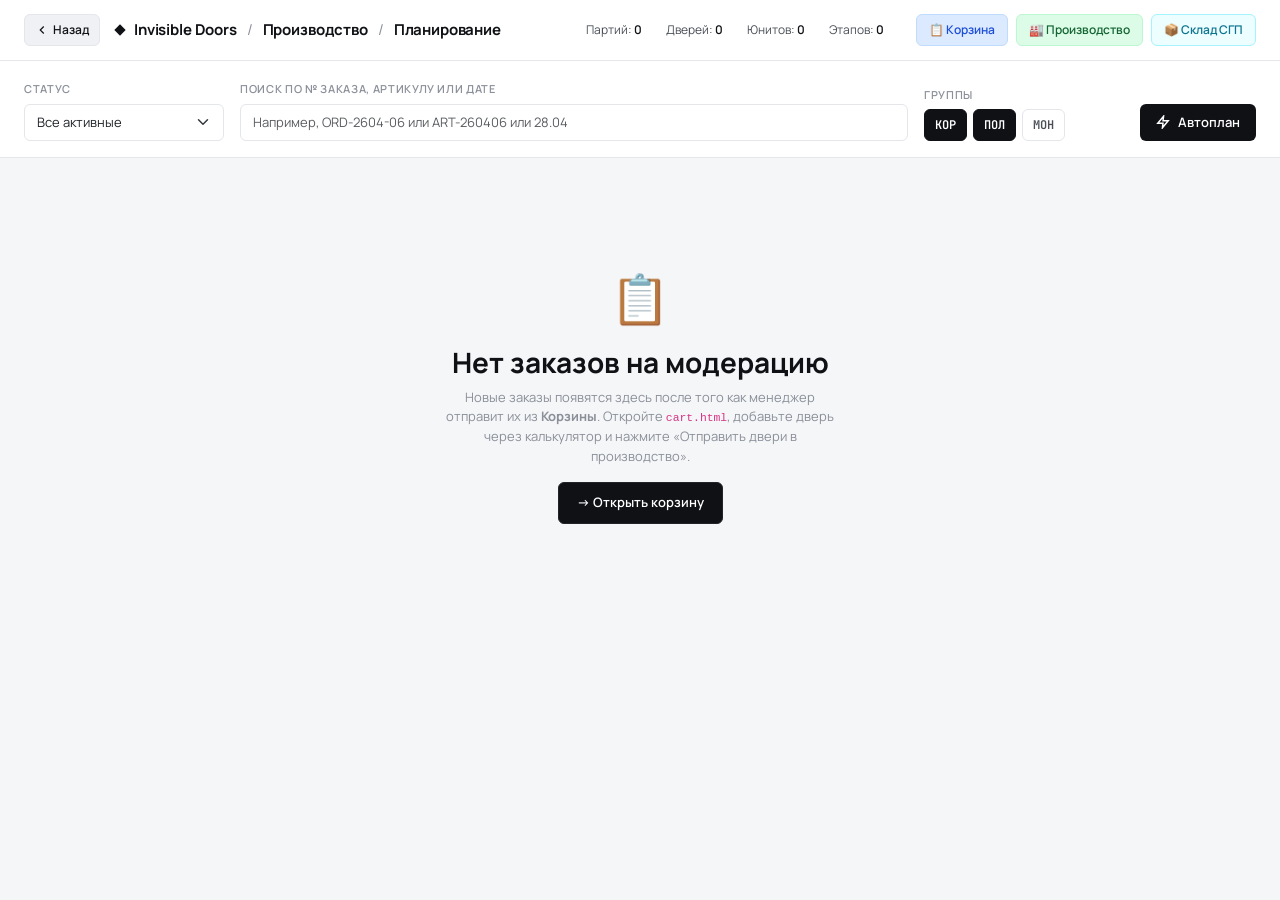
<file: schedule.html>
﻿<!DOCTYPE html>
<html lang="ru">
<head>
<meta charset="UTF-8">
<meta name="viewport" content="width=device-width, initial-scale=1.0">
<title>Планирование производства · Invisible Doors</title>
<link href="https://cdn.jsdelivr.net/npm/bootstrap@5.3.3/dist/css/bootstrap.min.css" rel="stylesheet">
<link href="https://fonts.googleapis.com/css2?family=JetBrains+Mono:wght@400;500;600&family=Manrope:wght@400;500;600;700;800&display=swap" rel="stylesheet">
<style>
  :root {
    --bg: #f5f6f8;
    --surface: #ffffff;
    --border: #e4e6ea;
    --border-soft: #eef0f3;
    --ink: #0f1115;
    --ink-2: #4a4f57;
    --ink-3: #8a8f99;
    --accent: #1a1d23;
    --accent-soft: #f0f1f4;
    --blue: #2563eb;
    --blue-soft: #eef4ff;
    --green: #16a34a;
    --amber: #d97706;
    --red: #dc2626;
    --gray: #6b7280;
    --shadow-sm: 0 1px 2px rgba(15, 17, 21, .04), 0 1px 1px rgba(15, 17, 21, .03);
    --shadow-md: 0 4px 12px rgba(15, 17, 21, .06), 0 2px 4px rgba(15, 17, 21, .04);
    --shadow-lg: 0 20px 48px rgba(15, 17, 21, .12), 0 4px 12px rgba(15, 17, 21, .06);
  }

  * { box-sizing: border-box; }

  body {
    font-family: 'Manrope', -apple-system, sans-serif;
    background: var(--bg);
    color: var(--ink);
    font-size: 14px;
    line-height: 1.5;
    margin: 0;
    -webkit-font-smoothing: antialiased;
  }

  .mono { font-family: 'JetBrains Mono', monospace; font-feature-settings: "tnum"; }

  /* ─── Top bar ─── */
  .topbar {
    background: var(--surface);
    border-bottom: 1px solid var(--border);
    padding: 14px 24px;
    display: flex;
    align-items: center;
    gap: 16px;
    position: sticky;
    top: 0;
    z-index: 50;
  }
  .topbar h1 {
    font-size: 15px;
    font-weight: 700;
    margin: 0;
    letter-spacing: -0.01em;
    display: flex;
    align-items: center;
    gap: 10px;
  }
  .topbar h1::before {
    content: "";
    width: 8px;
    height: 8px;
    background: var(--ink);
    display: inline-block;
    transform: rotate(45deg);
  }
  .topbar .breadcrumb-sep { color: var(--ink-3); font-weight: 400; }
  .topbar .stats {
    margin-left: auto;
    display: flex;
    gap: 24px;
    font-size: 12px;
    color: var(--ink-2);
  }
  .topbar .stats b { color: var(--ink); font-weight: 600; }

  /* ─── Filters ─── */
  .filters {
    background: var(--surface);
    border-bottom: 1px solid var(--border);
    padding: 16px 24px;
    display: flex;
    align-items: end;
    gap: 16px;
    flex-wrap: wrap;
  }
  .filters .form-label {
    font-size: 11px;
    text-transform: uppercase;
    letter-spacing: 0.06em;
    color: var(--ink-3);
    font-weight: 600;
    margin-bottom: 6px;
  }
  .filters .form-select,
  .filters .form-control {
    border: 1px solid var(--border);
    border-radius: 6px;
    font-size: 13px;
    padding: 8px 12px;
    box-shadow: none;
  }
  .filters .form-select:focus,
  .filters .form-control:focus {
    border-color: var(--ink);
    box-shadow: 0 0 0 3px rgba(15, 17, 21, .08);
  }
  .filters .field { min-width: 200px; }
  .filters .field-grow { flex: 1; min-width: 280px; }
  .filters .btn-autoplan {
    background: var(--ink);
    color: #fff;
    border: none;
    border-radius: 6px;
    padding: 9px 16px;
    font-size: 13px;
    font-weight: 600;
    display: inline-flex;
    align-items: center;
    gap: 8px;
    cursor: pointer;
  }
  .filters .btn-autoplan:hover { background: #000; }
  .filters .btn-autoplan svg { width: 14px; height: 14px; }

  /* ─── Page wrap ─── */
  .page { padding: 24px; padding-bottom: 120px; max-width: 1600px; margin: 0 auto; }

  /* ─── Section headings ─── */
  .section-h {
    display: flex;
    align-items: center;
    gap: 12px;
    margin: 32px 0 12px;
    font-size: 11px;
    text-transform: uppercase;
    letter-spacing: 0.08em;
    color: var(--ink-3);
    font-weight: 700;
  }
  .section-h::after {
    content: "";
    flex: 1;
    height: 1px;
    background: var(--border);
  }
  .section-h:first-child { margin-top: 0; }

  /* ─── Order card ─── */
  .order {
    background: var(--surface);
    border: 1px solid var(--border);
    border-radius: 10px;
    margin-bottom: 16px;
    overflow: hidden;
  }
  .order-head {
    padding: 16px 20px;
    border-bottom: 1px solid var(--border-soft);
    display: flex;
    align-items: center;
    gap: 16px;
    cursor: pointer;
    user-select: none;
  }
  .order-head:hover { background: #fafbfc; }
  .order-head .chev {
    width: 18px; height: 18px;
    color: var(--ink-3);
    transition: transform .15s;
    flex-shrink: 0;
  }
  .order.collapsed .chev { transform: rotate(-90deg); }

  .order-id {
    font-family: 'JetBrains Mono', monospace;
    font-size: 12px;
    color: var(--ink-3);
    background: var(--accent-soft);
    padding: 3px 8px;
    border-radius: 4px;
    font-weight: 500;
  }
  .order-title {
    font-weight: 700;
    font-size: 15px;
    color: var(--ink);
    letter-spacing: -0.01em;
  }
  .order-meta {
    margin-left: auto;
    display: flex;
    gap: 20px;
    align-items: center;
    font-size: 12px;
    color: var(--ink-2);
  }
  .order-meta b { color: var(--ink); font-weight: 600; }

  .order-actions {
    display: flex;
    gap: 6px;
  }
  .icon-btn {
    width: 30px;
    height: 30px;
    border: 1px solid var(--border);
    border-radius: 6px;
    background: var(--surface);
    color: var(--ink-2);
    display: inline-flex;
    align-items: center;
    justify-content: center;
    cursor: pointer;
    transition: all .12s;
  }
  .icon-btn:hover { background: var(--ink); color: #fff; border-color: var(--ink); }
  .icon-btn svg { width: 14px; height: 14px; }
  .icon-btn.danger:hover { background: var(--red); border-color: var(--red); }
  .icon-btn.amber:hover { background: var(--amber); border-color: var(--amber); }

  /* ─── Order body ─── */
  .order-body { padding: 16px 20px 20px; }
  .order.collapsed .order-body { display: none; }

  /* ─── Unit (позиция) ─── */
  .unit {
    border: 1px solid var(--border-soft);
    border-radius: 8px;
    padding: 14px 16px;
    margin-bottom: 10px;
    background: #fcfcfd;
  }
  .unit:last-child { margin-bottom: 0; }
  .unit.new_schedule {
    background: #f4f8ff;
    border-color: #c8d8ff;
    position: relative;
  }
  .unit.new_schedule::after {
    content: "Новый";
    position: absolute;
    top: -8px;
    right: 12px;
    background: #6b8aff;
    color: #fff;
    font-size: 10px;
    font-weight: 700;
    padding: 2px 8px;
    border-radius: 4px;
    text-transform: uppercase;
    letter-spacing: 0.04em;
  }

  .unit-head {
    display: flex;
    align-items: center;
    gap: 12px;
    margin-bottom: 10px;
  }
  .unit-num {
    background: var(--ink);
    color: #fff;
    font-family: 'JetBrains Mono', monospace;
    font-size: 11px;
    font-weight: 600;
    padding: 3px 8px;
    border-radius: 4px;
  }
  .unit-title {
    font-weight: 600;
    font-size: 13.5px;
    color: var(--ink);
  }
  .unit-spec {
    font-size: 12px;
    color: var(--ink-3);
    font-family: 'JetBrains Mono', monospace;
  }
  .unit-actions {
    margin-left: auto;
    display: flex;
    gap: 6px;
  }

  /* ─── Step group ─── */
  .step-group {
    margin-top: 12px;
  }
  .step-group:first-child { margin-top: 0; }
  .step-group-h {
    font-size: 11px;
    text-transform: uppercase;
    letter-spacing: 0.06em;
    color: var(--ink-3);
    font-weight: 700;
    padding: 6px 10px;
    background: var(--accent-soft);
    border-radius: 4px;
    display: inline-block;
    margin-bottom: 8px;
  }
  .step-group-h .pref {
    color: var(--ink);
    font-family: 'JetBrains Mono', monospace;
    font-weight: 600;
  }

  /* ─── Steps grid ─── */
  .steps {
    display: grid;
    grid-template-columns: repeat(auto-fill, minmax(180px, 1fr));
    gap: 8px;
  }
  .step {
    position: relative;
    background: var(--surface);
    border: 1px solid var(--border);
    border-radius: 6px;
    padding: 14px 10px 8px;
    transition: all .15s;
  }
  .step:hover {
    border-color: var(--ink-3);
    transform: translateY(-1px);
    box-shadow: var(--shadow-md);
  }
  .step.editable { cursor: pointer; }
  .step .step-name {
    font-size: 12px;
    font-weight: 600;
    color: var(--ink);
    margin-bottom: 6px;
    line-height: 1.3;
  }
  .step .step-date {
    font-size: 11px;
    color: var(--ink-2);
    font-family: 'JetBrains Mono', monospace;
  }
  .step .step-date .lbl { color: var(--ink-3); margin-right: 4px; }

  /* ─── Badges (статусы) ─── */
  .badge-st {
    position: absolute;
    top: -8px;
    left: 8px;
    font-size: 10px;
    font-weight: 700;
    padding: 2px 7px;
    border-radius: 4px;
    text-transform: uppercase;
    letter-spacing: 0.04em;
    color: #fff;
    line-height: 1.4;
  }
  .badge-wait      { background: #6b7280; }
  .badge-overdue   { background: #dc2626; }
  .badge-accepted  { background: #f59e0b; color: #1a1d23; }
  .badge-start     { background: #84cc16; color: #1a1d23; }
  .badge-completed { background: #2563eb; }
  .badge-transfer  { background: #16a34a; }
  .badge-done      { background: #16a34a; }
  .badge-partial   { background: #f59e0b; color: #1a1d23; }
  /* Бейджи в .order-meta — обычные inline */
  .order-meta .badge-st {
    position: static;
    display: inline-block;
  }

  /* ─── Empty / loading states ─── */
  .empty {
    background: var(--surface);
    border: 1px dashed var(--border);
    border-radius: 10px;
    padding: 40px 24px;
    text-align: center;
    color: var(--ink-3);
  }
  .empty svg { width: 32px; height: 32px; opacity: 0.4; margin-bottom: 8px; }

  /* ─── Floating save bar ─── */
  .save-bar {
    position: fixed;
    bottom: 20px;
    left: 50%;
    transform: translateX(-50%);
    background: var(--ink);
    color: #fff;
    border-radius: 10px;
    padding: 12px 16px 12px 20px;
    box-shadow: 0 12px 32px rgba(15, 17, 21, .25);
    display: flex;
    align-items: center;
    gap: 16px;
    z-index: 100;
  }
  .save-bar .text { font-size: 13.5px; font-weight: 500; }
  .save-bar .text b { font-weight: 700; }
  .save-bar .btn-send {
    background: #fff;
    color: var(--ink);
    border: none;
    border-radius: 6px;
    padding: 8px 14px;
    font-size: 13px;
    font-weight: 700;
    cursor: pointer;
  }
  .save-bar .btn-send:hover { background: #84cc16; }

  /* ─── Modals ─── */
  .modal-back {
    position: fixed;
    inset: 0;
    background: rgba(15, 17, 21, .55);
    display: flex;
    align-items: center;
    justify-content: center;
    z-index: 1000;
    padding: 20px;
    backdrop-filter: blur(2px);
  }
  .modal-card {
    background: var(--surface);
    border-radius: 12px;
    width: 100%;
    box-shadow: var(--shadow-lg);
    overflow: hidden;
  }
  .modal-card.sm { max-width: 420px; }
  .modal-card.md { max-width: 560px; }
  .modal-card.lg { max-width: 760px; max-height: 90vh; overflow: auto; }

  .modal-h {
    padding: 16px 20px;
    border-bottom: 1px solid var(--border);
    display: flex;
    align-items: center;
    gap: 12px;
  }
  .modal-h h3 {
    font-size: 15px;
    font-weight: 700;
    margin: 0;
    letter-spacing: -0.01em;
  }
  .modal-h .close {
    margin-left: auto;
    background: none;
    border: none;
    color: var(--ink-3);
    cursor: pointer;
    padding: 4px;
    display: flex;
  }
  .modal-h .close:hover { color: var(--ink); }
  .modal-h .close svg { width: 18px; height: 18px; }
  .modal-h .icon-l {
    width: 28px;
    height: 28px;
    border-radius: 6px;
    display: inline-flex;
    align-items: center;
    justify-content: center;
    flex-shrink: 0;
  }
  .modal-h .icon-l svg { width: 14px; height: 14px; }
  .icon-l.amber { background: #fef3c7; color: var(--amber); }
  .icon-l.red   { background: #fee2e2; color: var(--red); }
  .icon-l.blue  { background: #dbeafe; color: var(--blue); }
  .icon-l.green { background: #dcfce7; color: var(--green); }
  .icon-l.gray  { background: var(--accent-soft); color: var(--ink); }

  .modal-b { padding: 18px 20px; }
  .modal-f {
    padding: 14px 20px;
    border-top: 1px solid var(--border);
    display: flex;
    gap: 8px;
    justify-content: flex-end;
  }
  .modal-b .form-label { font-size: 12px; font-weight: 600; color: var(--ink-2); }
  .modal-b .form-control,
  .modal-b .form-select {
    border: 1px solid var(--border);
    border-radius: 6px;
    box-shadow: none;
    font-size: 13px;
  }
  .modal-b .info {
    background: var(--accent-soft);
    padding: 10px 12px;
    border-radius: 6px;
    font-size: 12.5px;
    color: var(--ink-2);
    margin-bottom: 12px;
  }
  .modal-b .info b { color: var(--ink); }

  .btn-x {
    border: 1px solid var(--border);
    background: var(--surface);
    color: var(--ink);
    border-radius: 6px;
    padding: 8px 14px;
    font-size: 13px;
    font-weight: 600;
    cursor: pointer;
  }
  .btn-x:hover { background: var(--accent-soft); }
  .btn-x.primary { background: var(--ink); color: #fff; border-color: var(--ink); }
  .btn-x.primary:hover { background: #000; }
  .btn-x.danger { background: var(--red); color: #fff; border-color: var(--red); }
  .btn-x.danger:hover { background: #b91c1c; }

  /* ─── Calendar ─── */
  .cal-nav {
    display: flex;
    align-items: center;
    justify-content: center;
    gap: 16px;
    margin-bottom: 14px;
  }
  .cal-nav .month {
    font-size: 16px;
    font-weight: 700;
    letter-spacing: -0.01em;
    min-width: 180px;
    text-align: center;
  }
  .cal-arrow {
    width: 32px; height: 32px;
    border-radius: 6px;
    border: none;
    background: transparent;
    cursor: pointer;
    color: var(--ink-2);
    display: inline-flex;
    align-items: center;
    justify-content: center;
  }
  .cal-arrow:hover { background: var(--accent-soft); color: var(--ink); }
  .cal-arrow svg { width: 16px; height: 16px; }

  .cal-wd {
    display: grid;
    grid-template-columns: repeat(7, 1fr);
    gap: 4px;
    margin-bottom: 6px;
  }
  .cal-wd div {
    text-align: center;
    font-size: 10px;
    font-weight: 700;
    color: var(--ink-3);
    text-transform: uppercase;
    letter-spacing: 0.06em;
    padding: 4px;
  }
  .cal-grid {
    display: grid;
    grid-template-columns: repeat(7, 1fr);
    gap: 4px;
  }
  .cal-day {
    aspect-ratio: 1;
    border: 1px solid var(--border);
    border-radius: 6px;
    padding: 6px;
    display: flex;
    flex-direction: column;
    justify-content: space-between;
    cursor: pointer;
    transition: all .1s;
    background: var(--surface);
  }
  .cal-day:hover { border-color: var(--ink); }
  .cal-day .d-num { font-weight: 700; font-size: 13px; color: var(--ink); }
  .cal-day .d-cnt {
    font-size: 10px;
    color: var(--ink-3);
    font-family: 'JetBrains Mono', monospace;
    font-weight: 600;
  }
  .cal-day .d-cnt.full { color: var(--red); }
  .cal-day .d-cnt.over { color: var(--amber); }
  .cal-day.empty { visibility: hidden; }
  .cal-day.nonworking { background: #fafbfc; opacity: 0.5; cursor: not-allowed; }
  .cal-day.nonworking .d-num { color: var(--ink-3); }
  .cal-day.selected {
    border-color: var(--ink);
    background: var(--ink);
    box-shadow: 0 0 0 3px rgba(15, 17, 21, .12);
  }
  .cal-day.selected .d-num,
  .cal-day.selected .d-cnt { color: #fff; }
  .cal-day.today {
    border-color: var(--blue);
    border-width: 2px;
  }
  .cal-day.has-conflict {
    background: linear-gradient(180deg, #fff 60%, #fee2e2);
  }

  .cal-legend {
    margin-top: 14px;
    display: flex;
    gap: 16px;
    font-size: 11px;
    color: var(--ink-3);
    flex-wrap: wrap;
  }
  .cal-legend .dot {
    display: inline-block;
    width: 10px;
    height: 10px;
    border-radius: 3px;
    margin-right: 5px;
    vertical-align: middle;
  }

  /* ─── Conflicts list ─── */
  .conflicts {
    margin-top: 16px;
    padding: 12px 14px;
    background: #fef9c3;
    border: 1px solid #fde68a;
    border-radius: 8px;
  }
  .conflicts h4 {
    font-size: 12px;
    font-weight: 700;
    text-transform: uppercase;
    letter-spacing: 0.06em;
    color: #854d0e;
    margin: 0 0 8px;
    display: flex;
    align-items: center;
    gap: 6px;
  }
  .conflicts h4 svg { width: 14px; height: 14px; }
  .conflicts ul { list-style: none; padding: 0; margin: 0; font-size: 12.5px; }
  .conflicts li {
    padding: 4px 0;
    color: #713f12;
    display: flex;
    align-items: center;
    gap: 8px;
  }
  .conflicts li::before {
    content: "•";
    color: #ca8a04;
    font-weight: 700;
  }
  .conflicts li b { color: #422006; font-weight: 700; }

  /* ─── Pause reasons ─── */
  .reason-grid {
    display: grid;
    grid-template-columns: 1fr 1fr;
    gap: 6px;
    margin-bottom: 12px;
  }
  .reason-chip {
    border: 1px solid var(--border);
    background: var(--surface);
    border-radius: 6px;
    padding: 8px 10px;
    font-size: 12.5px;
    cursor: pointer;
    text-align: left;
    color: var(--ink-2);
    transition: all .1s;
  }
  .reason-chip:hover { border-color: var(--ink); color: var(--ink); }
  .reason-chip.active {
    background: var(--ink);
    color: #fff;
    border-color: var(--ink);
  }

  /* ─── Group filter (prefixes) ─── */
  .pref-toggles {
    display: flex;
    gap: 6px;
    flex-wrap: wrap;
    margin-bottom: 14px;
  }
  .pref-toggle {
    border: 1px solid var(--border);
    background: var(--surface);
    border-radius: 6px;
    padding: 6px 10px;
    font-size: 12px;
    font-weight: 600;
    font-family: 'JetBrains Mono', monospace;
    cursor: pointer;
    color: var(--ink-2);
  }
  .pref-toggle.active { background: var(--ink); color: #fff; border-color: var(--ink); }

  /* ─── Autoplan modal specific ─── */
  .autoplan-summary {
    display: grid;
    grid-template-columns: repeat(3, 1fr);
    gap: 10px;
    margin-bottom: 16px;
  }
  .ap-stat {
    border: 1px solid var(--border);
    border-radius: 8px;
    padding: 12px;
    text-align: center;
  }
  .ap-stat .num {
    font-size: 24px;
    font-weight: 800;
    letter-spacing: -0.02em;
    color: var(--ink);
    line-height: 1;
    font-family: 'JetBrains Mono', monospace;
  }
  .ap-stat .lbl {
    font-size: 10px;
    text-transform: uppercase;
    letter-spacing: 0.06em;
    color: var(--ink-3);
    margin-top: 4px;
    font-weight: 700;
  }
  .ap-progress {
    height: 6px;
    background: var(--accent-soft);
    border-radius: 3px;
    overflow: hidden;
    margin-bottom: 12px;
  }
  .ap-progress .bar {
    height: 100%;
    background: var(--ink);
    border-radius: 3px;
    width: 65%;
  }

  /* helpers */
  .text-mute { color: var(--ink-3); }
  .gap-2 { display: flex; gap: 8px; }
  .demo-label {
    background: #fde68a;
    color: #422006;
    font-size: 10px;
    font-weight: 700;
    padding: 2px 6px;
    border-radius: 3px;
    text-transform: uppercase;
    letter-spacing: 0.05em;
    margin-left: 8px;
  }
  /* === Динамические стили для модерации === */
  .order-actions-bar {
    display: flex; gap: 8px; flex-wrap: wrap;
    padding: 12px 18px;
    background: var(--accent-soft);
    border-top: 1px solid var(--border-soft);
  }
  .order-actions-bar button {
    padding: 8px 14px;
    border-radius: 6px;
    border: 1px solid var(--border);
    background: var(--surface);
    cursor: pointer;
    font-size: 12.5px; font-weight: 600;
    color: var(--ink);
    transition: all .12s;
    display: inline-flex; align-items: center; gap: 6px;
  }
  .order-actions-bar button:hover {
    border-color: var(--ink);
  }
  .order-actions-bar .btn-prod {
    background: var(--ink); color: #fff; border-color: var(--ink);
  }
  .order-actions-bar .btn-prod:hover {
    background: #2563eb; border-color: #2563eb;
  }
  .order-actions-bar .btn-prod-part {
    background: #fef3c7; color: #92400e; border-color: #fde68a;
  }
  .order-actions-bar .btn-prod-part:hover {
    background: #fde68a;
  }
  .order-actions-bar .btn-cal {
    background: #dbeafe; color: var(--blue); border-color: #bfdbfe;
  }
  .door-block {
    border: 1px solid var(--border-soft);
    border-radius: 8px;
    padding: 12px 16px;
    margin-bottom: 10px;
    background: var(--surface);
  }
  .door-block.is-sent {
    background: #f0fdf4;
    border-color: #bbf7d0;
  }
  .door-block-head {
    display: flex; align-items: center; gap: 10px;
    margin-bottom: 8px;
  }
  .door-block-title {
    font-weight: 700; font-size: 13.5px; flex: 1;
  }
  .door-block-meta {
    font-size: 11px; color: var(--ink-3);
    font-family: 'JetBrains Mono', monospace;
  }
  .door-block.is-sent .door-block-title::after {
    content: " ✓ В ПРОИЗВОДСТВЕ";
    color: var(--green); font-size: 10px;
    margin-left: 8px; font-weight: 800; letter-spacing: 0.05em;
  }
  .stages-mini {
    display: flex; flex-wrap: wrap; gap: 4px;
    font-size: 11px; font-family: 'JetBrains Mono', monospace;
  }
  .stage-chip {
    padding: 2px 8px;
    border-radius: 4px;
    background: var(--accent-soft);
    color: var(--ink-2);
    border: 1px solid var(--border-soft);
    display: inline-flex; align-items: center; gap: 4px;
  }
  .stage-chip.korob { background: #fef3c7; color: #92400e; border-color: #fde68a; }
  .stage-chip.main  { background: #eef4ff; color: #1d4ed8; border-color: #bfdbfe; }
  .stage-chip.sent  { background: var(--green); color: #fff; border-color: var(--green); }

  .attach-badge {
    margin-left: auto;
    padding: 4px 10px;
    background: #e8f5e9; color: #166534;
    border: 1px solid #86efac;
    border-radius: 5px; cursor: pointer;
    font-size: 11.5px; font-weight: 700;
    display: inline-flex; align-items: center; gap: 4px;
    transition: all .15s;
  }
  .attach-badge:hover { background: #d1fae5; border-color: #16a34a; }

  /* Модалка просмотра файлов */
  .att-overlay { position: fixed; inset: 0; background: rgba(15,17,21,.55); z-index: 2000; display: none; align-items: center; justify-content: center; padding: 20px; }
  .att-overlay.show { display: flex; }
  .att-dialog { background: #fff; border-radius: 10px; max-width: 680px; width: 100%; max-height: 90vh; display: flex; flex-direction: column; box-shadow: 0 20px 60px rgba(0,0,0,.3); }
  .att-h { display: flex; align-items: center; gap: 12px; padding: 16px 22px; border-bottom: 1px solid #e5e7eb; }
  .att-h h3 { margin: 0; font-size: 16px; font-weight: 800; flex: 1; }
  .att-h .sub { font-size: 11.5px; color: #6b7280; font-weight: 600; margin-top: 2px; }
  .att-h .close { background: none; border: none; cursor: pointer; font-size: 22px; color: #6b7280; width: 32px; height: 32px; }
  .att-body { padding: 18px 22px; overflow: auto; flex: 1; }
  .att-list { display: flex; flex-direction: column; gap: 8px; }
  .att-item { display: flex; align-items: center; gap: 12px; padding: 10px 12px; border: 1px solid #e5e7eb; border-radius: 8px; }
  .att-item .thumb { width: 48px; height: 48px; border-radius: 5px; background: #f3f4f6; display: flex; align-items: center; justify-content: center; flex-shrink: 0; overflow: hidden; font-size: 22px; }
  .att-item .thumb img { width: 100%; height: 100%; object-fit: cover; }
  .att-item .info { flex: 1; min-width: 0; }
  .att-item .info .nm { font-size: 13px; font-weight: 700; color: #0f1115; overflow: hidden; text-overflow: ellipsis; white-space: nowrap; }
  .att-item .info .meta { font-size: 11px; color: #6b7280; margin-top: 2px; font-family: 'JetBrains Mono', monospace; }
  .att-item .acts { display: flex; gap: 6px; flex-shrink: 0; }
  .att-item .acts a { padding: 6px 10px; border: 1px solid #d1d5db; background: #fff; border-radius: 5px; font-size: 11.5px; font-weight: 600; text-decoration: none; color: #0f1115; }
  .att-item .acts a:hover { background: #f3f4f6; }
  .att-empty { text-align: center; color: #9ca3af; font-size: 12.5px; padding: 24px 0; font-style: italic; }
  .att-f { padding: 14px 22px; border-top: 1px solid #e5e7eb; display: flex; justify-content: flex-end; }

  .order-summary-row {
    display: flex; gap: 16px; flex-wrap: wrap;
    padding: 10px 18px;
    background: var(--accent-soft);
    border-top: 1px solid var(--border-soft);
    font-size: 11px;
    color: var(--ink-2);
  }
  .order-summary-row b {
    color: var(--ink); font-family: 'JetBrains Mono', monospace;
  }
</style>
</head>
<body>

<!-- ─────────── TOPBAR ─────────── -->
<header class="topbar">
  <a href="cart.html" style="padding:6px 10px; background:var(--accent-soft); color:var(--ink); border:1px solid var(--border); border-radius:6px; text-decoration:none; font-size:12px; font-weight:600; display:inline-flex; align-items:center; gap:4px;" title="Назад в корзину">
    <svg viewBox="0 0 24 24" fill="none" stroke="currentColor" stroke-width="2" width="14" height="14"><path d="M15 18l-6-6 6-6"/></svg>
    Назад
  </a>
  <h1 style="margin:0;">Invisible Doors <span class="breadcrumb-sep">/</span> Производство <span class="breadcrumb-sep">/</span> Планирование</h1>
  <div class="stats">
    <span>Заказов: <b>0</b></span>
  </div>
  <nav style="display:flex; gap:8px; margin-left:16px;">
    <a href="cart.html" style="padding:6px 12px; background:#dbeafe; color:#1d4ed8; border:1px solid #bfdbfe; border-radius:6px; text-decoration:none; font-size:12px; font-weight:600;">📋 Корзина</a>
    <a href="prod_doors.html" style="padding:6px 12px; background:#dcfce7; color:#166534; border:1px solid #bbf7d0; border-radius:6px; text-decoration:none; font-size:12px; font-weight:600;">🏭 Производство</a>
    <a href="warehouse.html" style="padding:6px 12px; background:#ecfeff; color:#0e7490; border:1px solid #a5f3fc; border-radius:6px; text-decoration:none; font-size:12px; font-weight:600;">📦 Склад СГП</a>
  </nav>
</header>

<!-- ─────────── FILTERS ─────────── -->
<div class="filters">
  <div class="field">
    <label class="form-label" for="f-status">Статус</label>
    <select id="f-status" class="form-select">
      <option value="all" selected>Все активные</option>
      <option value="pending">Ожидает модерации</option>
      <option value="partial">Частично в производстве</option>
      <option value="inprod">В производстве</option>
    </select>
  </div>
  <div class="field-grow">
    <label class="form-label" for="f-q">Поиск по № заказа, артикулу или дате</label>
    <input type="text" id="f-q" class="form-control" placeholder="Например, ORD-2604-06 или ART-260406 или 28.04">
  </div>
  <div class="field">
    <label class="form-label">Группы</label>
    <div class="pref-toggles" style="margin-bottom:0;">
      <button class="pref-toggle active" data-group="korob">КОР</button>
      <button class="pref-toggle active" data-group="main">ПОЛ</button>
      <button class="pref-toggle" data-group="furniture">МОН</button>
    </div>
  </div>
  <button class="btn-autoplan" onclick="openModal('m-autoplan')">
    <svg viewBox="0 0 24 24" fill="none" stroke="currentColor" stroke-width="2.5"><path d="M13 2L3 14h9l-1 8 10-12h-9l1-8z"/></svg>
    Автоплан
  </button>
</div>

<!-- ─────────── PAGE ─────────── -->
<main class="page">

  <!-- Динамическая секция: ГОТОВЫ К ОТГРУЗКЕ — все позиции заказа полностью прошли производство -->
  <div id="ready-ship-section" style="display:none; margin-bottom:32px;">
    <div class="section-h" style="background:linear-gradient(90deg, #dcfce7, #bbf7d0); padding:14px 18px; border-radius:10px; border:2px solid #16a34a; color:#166534;">
      🚚 Готовы к отгрузке
      <span class="text-mute" style="font-weight:500; color:#166534;" id="ready-ship-section-count">· 0 заказов</span>
    </div>
    <div id="ready-ship-list" style="margin-top:14px;"></div>
  </div>

  <!-- Динамическая секция: ожидают модерации -->
  <div id="pending-section" style="display:none;">
    <div class="section-h">Новые заказы — ожидают отправки в производство <span class="text-mute" style="font-weight:500;" id="pending-count">· 0 заказов</span></div>
    <div id="pending-list"></div>
  </div>

  <!-- Динамическая секция: уже в производстве -->
  <div id="inprod-section" style="display:none; margin-top:32px;">
    <div class="section-h">В производстве <span class="text-mute" style="font-weight:500;" id="inprod-count">· 0 заказов</span></div>
    <div id="inprod-list"></div>
  </div>

  <!-- Заглушка если ничего нет -->
  <div id="empty-state" style="text-align:center; padding:80px 24px; color:var(--ink-3);">
    <div style="font-size:48px; margin-bottom:12px;">📋</div>
    <h3 style="font-weight:700; color:var(--ink); margin-bottom:8px;">Нет заказов на модерацию</h3>
    <p style="font-size:13px; max-width:400px; margin:0 auto 16px;">Новые заказы появятся здесь после того как менеджер отправит их из <b>Корзины</b>. Откройте <code>cart.html</code>, добавьте дверь через калькулятор и нажмите «Отправить двери в производство».</p>
    <a href="cart.html" class="btn btn-dark" style="display:inline-flex; align-items:center; gap:8px; padding:10px 18px; background:var(--ink); color:#fff; text-decoration:none; border-radius:6px; font-weight:600; font-size:13px;">→ Открыть корзину</a>
  </div>

</main>

<!-- ─────────── FLOATING SAVE BAR ─────────── -->
<div class="save-bar" id="floating-save-bar" style="display:none;">
  <div class="text" id="floating-text">Изменения внесены</div>
  <button class="btn-send" id="floating-save-btn">Сохранить →</button>
</div>


<!-- ════════════════════════════════════════════════════════════ -->
<!-- ─────────── MODAL: Календарь планирования ───────────  -->
<!-- ════════════════════════════════════════════════════════════ -->
<div class="modal-back" id="m-cal" style="display:none;">
  <div class="modal-card lg">
    <div class="modal-h">
      <span class="icon-l blue"><svg viewBox="0 0 24 24" fill="none" stroke="currentColor" stroke-width="2.5"><rect x="3" y="4" width="18" height="18" rx="2"/><line x1="16" y1="2" x2="16" y2="6"/><line x1="8" y1="2" x2="8" y2="6"/><line x1="3" y1="10" x2="21" y2="10"/></svg></span>
      <h3>Планирование: Сборка короба <span class="text-mute" style="font-weight:500;">· юнит №1, заказ #22847</span></h3>
      <button class="close" onclick="closeModal('m-cal')"><svg viewBox="0 0 24 24" fill="none" stroke="currentColor" stroke-width="2"><line x1="18" y1="6" x2="6" y2="18"/><line x1="6" y1="6" x2="18" y2="18"/></svg></button>
    </div>
    <div class="modal-b">
      <div class="info">
        Норма на день: <b>40 шт.</b> · Длительность этапа: <b>1 день</b> · Префикс: <b class="mono">КОР</b>
      </div>

      <div class="cal-nav">
        <button class="cal-arrow"><svg viewBox="0 0 24 24" fill="none" stroke="currentColor" stroke-width="2"><polyline points="15 18 9 12 15 6"/></svg></button>
        <div class="month">Апрель 2026</div>
        <button class="cal-arrow"><svg viewBox="0 0 24 24" fill="none" stroke="currentColor" stroke-width="2"><polyline points="9 18 15 12 9 6"/></svg></button>
      </div>

      <div class="cal-wd">
        <div>Пн</div><div>Вт</div><div>Ср</div><div>Чт</div><div>Пт</div><div>Сб</div><div>Вс</div>
      </div>
      <div class="cal-grid" id="cal-grid"></div>

      <div class="conflicts">
        <h4><svg viewBox="0 0 24 24" fill="none" stroke="currentColor" stroke-width="2.5"><path d="M10.29 3.86L1.82 18a2 2 0 0 0 1.71 3h16.94a2 2 0 0 0 1.71-3L13.71 3.86a2 2 0 0 0-3.42 0z"/><line x1="12" y1="9" x2="12" y2="13"/><line x1="12" y1="17" x2="12.01" y2="17"/></svg> Конфликты на 30.04.2026</h4>
        <ul>
          <li>Заказ <b class="mono">#22831</b> — Сидоров Н., юнит №3 <span class="text-mute" style="margin-left:auto;">Сборка короба</span></li>
          <li>Заказ <b class="mono">#22847</b> — Иванов А.С., юнит №2 <span class="text-mute" style="margin-left:auto;">Сборка короба</span></li>
          <li><span style="color:#a16207;">Не сохранено:</span> Заказ <b class="mono">#22849</b> — Петрова М.В., юнит №4</li>
        </ul>
      </div>

      <div class="cal-legend">
        <span><span class="dot" style="background:var(--ink);"></span>Выбрано</span>
        <span><span class="dot" style="background:#fafbfc; border:1px solid var(--border);"></span>Выходной</span>
        <span><span class="dot" style="background:#fff; border:2px solid var(--blue);"></span>Сегодня</span>
        <span><span style="color:var(--red); font-family:JetBrains Mono,monospace; font-weight:600;">40/40</span> Загружено</span>
        <span><span style="color:var(--amber); font-family:JetBrains Mono,monospace; font-weight:600;">42/40</span> Перегруз</span>
      </div>
    </div>
    <div class="modal-f">
      <button class="btn-x" onclick="closeModal('m-cal')">Отмена</button>
      <button class="btn-x primary">Запланировать на 30.04.2026</button>
    </div>
  </div>
</div>


<!-- ─────────── MODAL: Пауза юнита ─────────── -->
<div class="modal-back" id="m-pause-unit" style="display:none;">
  <div class="modal-card md">
    <div class="modal-h">
      <span class="icon-l red"><svg viewBox="0 0 24 24" fill="none" stroke="currentColor" stroke-width="2.5"><rect x="6" y="4" width="4" height="16"/><rect x="14" y="4" width="4" height="16"/></svg></span>
      <h3>Поставить юнит на паузу</h3>
      <button class="close" onclick="closeModal('m-pause-unit')"><svg viewBox="0 0 24 24" fill="none" stroke="currentColor" stroke-width="2"><line x1="18" y1="6" x2="6" y2="18"/><line x1="6" y1="6" x2="18" y2="18"/></svg></button>
    </div>
    <div class="modal-b">
      <div class="info">Юнит <b>№1</b> · заказ <b class="mono">#22847</b> · Иванов А.С.<br>Все запланированные этапы будут возвращены в ожидание.</div>

      <label class="form-label">Причина паузы</label>
      <div class="reason-grid">
        <button class="reason-chip active">Не оплачено</button>
        <button class="reason-chip">Нет материалов</button>
        <button class="reason-chip">Нестандарт согласовать</button>
        <button class="reason-chip">Запрос клиента</button>
        <button class="reason-chip">Брак, переделка</button>
        <button class="reason-chip">Другое</button>
      </div>

      <label class="form-label">Возобновить с даты</label>
      <input type="date" class="form-control" value="2026-05-10">

      <label class="form-label" style="margin-top:12px;">Комментарий (необязательно)</label>
      <textarea class="form-control" rows="2" placeholder="Детали паузы..."></textarea>
    </div>
    <div class="modal-f">
      <button class="btn-x" onclick="closeModal('m-pause-unit')">Отмена</button>
      <button class="btn-x danger">Поставить на паузу</button>
    </div>
  </div>
</div>


<!-- ─────────── MODAL: Пауза заказа ─────────── -->
<div class="modal-back" id="m-pause-order" style="display:none;">
  <div class="modal-card md">
    <div class="modal-h">
      <span class="icon-l red"><svg viewBox="0 0 24 24" fill="none" stroke="currentColor" stroke-width="2.5"><rect x="6" y="4" width="4" height="16"/><rect x="14" y="4" width="4" height="16"/></svg></span>
      <h3>Пауза всего заказа</h3>
      <button class="close" onclick="closeModal('m-pause-order')"><svg viewBox="0 0 24 24" fill="none" stroke="currentColor" stroke-width="2"><line x1="18" y1="6" x2="6" y2="18"/><line x1="6" y1="6" x2="18" y2="18"/></svg></button>
    </div>
    <div class="modal-b">
      <div class="info">Заказ <b class="mono">#22847</b> · 4 юнита · 24 этапа.<br>Все активные этапы потеряют дату старта и уйдут в ожидание.</div>

      <label class="form-label">Применить только к группам</label>
      <div class="pref-toggles">
        <button class="pref-toggle active">КОР</button>
        <button class="pref-toggle active">ПОЛ</button>
        <button class="pref-toggle">МОН</button>
      </div>

      <label class="form-label">Причина</label>
      <div class="reason-grid">
        <button class="reason-chip active">Не оплачено</button>
        <button class="reason-chip">Запрос клиента</button>
        <button class="reason-chip">Согласование</button>
        <button class="reason-chip">Другое</button>
      </div>

      <label class="form-label">Возобновить с даты</label>
      <input type="date" class="form-control" value="2026-05-15">
    </div>
    <div class="modal-f">
      <button class="btn-x" onclick="closeModal('m-pause-order')">Отмена</button>
      <button class="btn-x danger">Поставить заказ на паузу</button>
    </div>
  </div>
</div>


<!-- ─────────── MODAL: Отложить юнит ─────────── -->
<div class="modal-back" id="m-postpone-unit" style="display:none;">
  <div class="modal-card sm">
    <div class="modal-h">
      <span class="icon-l amber"><svg viewBox="0 0 24 24" fill="none" stroke="currentColor" stroke-width="2.5"><circle cx="12" cy="12" r="10"/><polyline points="12 6 12 12 16 14"/></svg></span>
      <h3>Отложить юнит</h3>
      <button class="close" onclick="closeModal('m-postpone-unit')"><svg viewBox="0 0 24 24" fill="none" stroke="currentColor" stroke-width="2"><line x1="18" y1="6" x2="6" y2="18"/><line x1="6" y1="6" x2="18" y2="18"/></svg></button>
    </div>
    <div class="modal-b">
      <div class="info">Юнит <b>№1</b> · заказ <b class="mono">#22847</b><br>Все этапы получат дату ожидания. Дата старта не трогается.</div>
      <label class="form-label">Дата ожидания планирования</label>
      <input type="date" class="form-control" value="2026-05-05">
    </div>
    <div class="modal-f">
      <button class="btn-x" onclick="closeModal('m-postpone-unit')">Отмена</button>
      <button class="btn-x primary">Отложить</button>
    </div>
  </div>
</div>


<!-- ─────────── MODAL: Отложить заказ ─────────── -->
<div class="modal-back" id="m-postpone-order" style="display:none;">
  <div class="modal-card md">
    <div class="modal-h">
      <span class="icon-l amber"><svg viewBox="0 0 24 24" fill="none" stroke="currentColor" stroke-width="2.5"><circle cx="12" cy="12" r="10"/><polyline points="12 6 12 12 16 14"/></svg></span>
      <h3>Отложить весь заказ</h3>
      <button class="close" onclick="closeModal('m-postpone-order')"><svg viewBox="0 0 24 24" fill="none" stroke="currentColor" stroke-width="2"><line x1="18" y1="6" x2="6" y2="18"/><line x1="6" y1="6" x2="18" y2="18"/></svg></button>
    </div>
    <div class="modal-b">
      <div class="info">Заказ <b class="mono">#22847</b> · только этапы в статусе «Ожидает планирования».</div>

      <label class="form-label">Применить только к группам</label>
      <div class="pref-toggles">
        <button class="pref-toggle active">КОР</button>
        <button class="pref-toggle active">ПОЛ</button>
        <button class="pref-toggle active">МОН</button>
      </div>

      <label class="form-label">Дата ожидания</label>
      <input type="date" class="form-control" value="2026-05-12">
    </div>
    <div class="modal-f">
      <button class="btn-x" onclick="closeModal('m-postpone-order')">Отмена</button>
      <button class="btn-x primary">Отложить заказ</button>
    </div>
  </div>
</div>


<!-- ─────────── MODAL: Завершить юнит ─────────── -->
<div class="modal-back" id="m-complete-unit" style="display:none;">
  <div class="modal-card sm">
    <div class="modal-h">
      <span class="icon-l green"><svg viewBox="0 0 24 24" fill="none" stroke="currentColor" stroke-width="2.5"><polyline points="20 6 9 17 4 12"/></svg></span>
      <h3>Завершить юнит</h3>
      <button class="close" onclick="closeModal('m-complete-unit')"><svg viewBox="0 0 24 24" fill="none" stroke="currentColor" stroke-width="2"><line x1="18" y1="6" x2="6" y2="18"/><line x1="6" y1="6" x2="18" y2="18"/></svg></button>
    </div>
    <div class="modal-b">
      <div class="info" style="background:#fef3c7; color:#854d0e;">
        <b>Внимание:</b> все этапы юнита будут помечены как переданные историческими датами (01.01.2000). Действие в обычном порядке необратимо.
      </div>
      <p style="margin:0; font-size:13px;">Используется для миграции старых заказов или ручного закрытия позиций, попавших в систему по ошибке.</p>
    </div>
    <div class="modal-f">
      <button class="btn-x" onclick="closeModal('m-complete-unit')">Отмена</button>
      <button class="btn-x danger">Подтвердить завершение</button>
    </div>
  </div>
</div>


<!-- ─────────── MODAL: Возобновить ─────────── -->
<div class="modal-back" id="m-resume" style="display:none;">
  <div class="modal-card sm">
    <div class="modal-h">
      <span class="icon-l green"><svg viewBox="0 0 24 24" fill="none" stroke="currentColor" stroke-width="2.5"><polygon points="5 3 19 12 5 21 5 3"/></svg></span>
      <h3>Возобновить заказ</h3>
      <button class="close" onclick="closeModal('m-resume')"><svg viewBox="0 0 24 24" fill="none" stroke="currentColor" stroke-width="2"><line x1="18" y1="6" x2="6" y2="18"/><line x1="6" y1="6" x2="18" y2="18"/></svg></button>
    </div>
    <div class="modal-b">
      <div class="info">Заказ <b class="mono">#22812</b> · 1 юнит будет возвращён в очередь планирования. Дата ожидания и причина паузы будут стёрты.</div>
      <label class="form-label">Только для групп</label>
      <div class="pref-toggles" style="margin-bottom:0;">
        <button class="pref-toggle active">КОР</button>
        <button class="pref-toggle active">ПОЛ</button>
        <button class="pref-toggle active">МОН</button>
      </div>
    </div>
    <div class="modal-f">
      <button class="btn-x" onclick="closeModal('m-resume')">Отмена</button>
      <button class="btn-x primary">Возобновить</button>
    </div>
  </div>
</div>


<!-- ─────────── MODAL: Автоплан ─────────── -->
<div class="modal-back" id="m-autoplan" style="display:none;">
  <div class="modal-card md">
    <div class="modal-h">
      <span class="icon-l gray"><svg viewBox="0 0 24 24" fill="none" stroke="currentColor" stroke-width="2.5"><path d="M13 2L3 14h9l-1 8 10-12h-9l1-8z"/></svg></span>
      <h3>Автоматическое планирование</h3>
      <button class="close" onclick="closeModal('m-autoplan')"><svg viewBox="0 0 24 24" fill="none" stroke="currentColor" stroke-width="2"><line x1="18" y1="6" x2="6" y2="18"/><line x1="6" y1="6" x2="18" y2="18"/></svg></button>
    </div>
    <div class="modal-b">
      <div class="info">
        Алгоритм пройдёт по всем юнитам в статусе «Ожидает планирования» и распределит этапы по ближайшим рабочим дням с учётом норм и текущей загрузки.
      </div>

      <div class="autoplan-summary">
        <div class="ap-stat"><div class="num">14</div><div class="lbl">Юнитов</div></div>
        <div class="ap-stat"><div class="num">86</div><div class="lbl">Этапов</div></div>
        <div class="ap-stat"><div class="num">12</div><div class="lbl">Рабочих дней</div></div>
      </div>

      <label class="form-label">Начать с даты</label>
      <input type="date" class="form-control" value="2026-04-28" style="margin-bottom:12px;">

      <label class="form-label">Применить к группам</label>
      <div class="pref-toggles">
        <button class="pref-toggle active">КОР</button>
        <button class="pref-toggle active">ПОЛ</button>
        <button class="pref-toggle">МОН</button>
      </div>

      <label class="form-label">Стратегия</label>
      <select class="form-select">
        <option selected>Заполнять загрузку дней до нормы</option>
        <option>Минимизировать общий срок</option>
        <option>Балансировать между группами</option>
      </select>

      <div style="margin-top:14px; font-size:12px; color:var(--ink-3);">
        <span class="demo-label">Прогноз</span> завершение всех юнитов: <b class="mono" style="color:var(--ink);">14.05.2026</b>
      </div>
    </div>
    <div class="modal-f">
      <button class="btn-x" onclick="closeModal('m-autoplan')">Отмена</button>
      <button class="btn-x primary">Запустить автоплан</button>
    </div>
  </div>
</div>


<!-- Модалка просмотра прикреплённых файлов -->
<div class="att-overlay" id="att-overlay" onclick="if(event.target===this)closeSchedAttach()">
  <div class="att-dialog">
    <div class="att-h">
      <div style="font-size:20px;">📎</div>
      <div style="flex:1;">
        <h3>Файлы менеджера</h3>
        <div class="sub" id="att-sub">—</div>
      </div>
      <button class="close" onclick="closeSchedAttach()">×</button>
    </div>
    <div class="att-body">
      <div class="att-list" id="att-list"></div>
    </div>
    <div class="att-f">
      <button type="button" onclick="closeSchedAttach()" style="padding:8px 18px;border:1px solid #d1d5db;background:#fff;border-radius:6px;cursor:pointer;font-weight:600;font-size:13px;">Закрыть</button>
    </div>
  </div>
</div>

<script src="storage.js"></script>
<script>
  // ============================================================
  // ПРИКРЕПЛЁННЫЕ ФАЙЛЫ ДВЕРЕЙ (только чтение)
  // ============================================================
  const ATTACHMENTS_KEY = 'idloft_doorAttachments';
  function loadAttachments() {
    try { return JSON.parse(localStorage.getItem(ATTACHMENTS_KEY) || '{}'); }
    catch(e) { return {}; }
  }
  function getAttachmentsFor(doorItemId) {
    if (!doorItemId) return [];
    return loadAttachments()[doorItemId] || [];
  }
  function fmtFileSize(n) {
    if (n < 1024) return n + ' Б';
    if (n < 1024*1024) return (n/1024).toFixed(0) + ' КБ';
    return (n/1024/1024).toFixed(1) + ' МБ';
  }
  function attachmentIsImage(f) { return /^image\//.test(f.type) || /\.(jpe?g|png)$/i.test(f.name || ''); }
  function attachmentIsPdf(f) { return f.type === 'application/pdf' || /\.pdf$/i.test(f.name || ''); }

  // ============================================================
  // SCHEDULE — модераторская панель планирования
  // Читает stages из localStorage.idloft_doorStages (отправлены из cart.html)
  // Группирует их по orderNum → doorItemId → unitInstance
  // Позволяет отправить заказ полностью, только короба или только полотна
  // ============================================================

  const STAGES_KEY = 'idloft_doorStages';
  const ORDERS_KEY = 'idloft_orders';

  // Маппинг отделов из cart.html на отделы prod_doors.html
  const DEPT_MAP = {
    'shpon':              { name: 'Шпон',                            branch: 'main', icon: '🪵' },
    'uvs':                { name: 'УВС',                             branch: 'main', icon: '🏷️' },
    'zagotovki':          { name: 'Заготовки',                       branch: 'main', icon: '🪚' },
    'assembly':           { name: 'Сборка каркаса',                  branch: 'main', icon: '🔧' },
    'grunt':              { name: 'Грунтовка',                       branch: 'main', icon: '🎨' },
    'paint':              { name: 'Малярка',                         branch: 'main', icon: '🖌️' },
    'mirror':             { name: 'Зеркала',                         branch: 'main', icon: '🪞' },
    'aledge':             { name: 'AL кромка',                       branch: 'main', icon: '⊏' },
    'milling':            { name: 'Фрезеровка полотна',              branch: 'main', icon: '⚙️' },
    'pack_door':          { name: 'Упаковка полотна',                branch: 'main', icon: '📦' },
    'korob':              { name: 'Фрезеровка / Упаковка коробов',   branch: 'korob', icon: '🟫' },
    'furniture_assembly': { name: 'Сборка фурнитуры',                branch: 'furniture', icon: '🔨' },
    'moder':              { name: 'Готов к отгрузке',                branch: 'final', icon: '✅' },
  };

  function loadStages() {
    try { return JSON.parse(localStorage.getItem(STAGES_KEY) || '[]'); }
    catch(e) { return []; }
  }
  function saveStages(arr) {
    localStorage.setItem(STAGES_KEY, JSON.stringify(arr));
  }
  function loadOrders() {
    try { return JSON.parse(localStorage.getItem(ORDERS_KEY) || '[]'); }
    catch(e) { return []; }
  }

  // ============================================================
  // ГРУППИРОВКА: stages → orders → doors → units → stages
  // ============================================================
  function groupStages(stages) {
    // Группируем по «партии отправки» = (orderNum + createdAt округлённый до минуты)
    // Это позволяет видеть отдельно повторные отправки заказа с тем же номером
    const orders = {};
    stages.forEach(s => {
      const orderNum = s.orderNum || '?';
      // Округляем createdAt до минуты — все этапы созданные в одной отправке слипнутся
      const created = s.createdAt ? Math.floor(s.createdAt / 60000) : 0;
      const groupId = `${orderNum}::${created}`;

      const doorId = s.doorItemId || '?';
      const unit = s.unitInstance || 1;
      if (!orders[groupId]) {
        orders[groupId] = {
          groupId,
          orderNum,
          createdAt: s.createdAt || 0,
          doors: {}
        };
      }
      const ord = orders[groupId];
      if (!ord.doors[doorId]) {
        ord.doors[doorId] = {
          doorId, name: s.unitName || 'Дверь', sizeStr: s.sizeStr,
          params: s.doorParams || {}, units: {}
        };
      }
      const door = ord.doors[doorId];
      if (!door.units[unit]) {
        door.units[unit] = { unit, stages: [] };
      }
      door.units[unit].stages.push(s);
    });
    // Сортируем партии по убыванию createdAt (новые сверху)
    return Object.values(orders)
      .map(o => ({
        ...o,
        doors: Object.values(o.doors).map(d => ({
          ...d,
          units: Object.values(d.units),
        })),
      }))
      .sort((a, b) => b.createdAt - a.createdAt);
  }

  // Определить статус заказа: 'pending' (ждёт модерации) / 'partial' (часть в производстве) / 'inprod' (всё в производстве)
  function orderStatus(order) {
    let totalStages = 0, sentStages = 0;
    order.doors.forEach(d => {
      d.units.forEach(u => {
        u.stages.forEach(s => {
          totalStages++;
          if (s.status && s.status !== 'wait') sentStages++;
        });
      });
    });
    if (sentStages === 0) return 'pending';
    if (sentStages === totalStages) return 'inprod';
    return 'partial';
  }

  // Подсчёт по веткам — для решения "можно отправить отдельно короба"
  function getBranchStats(door) {
    const branches = { main: { total: 0, sent: 0 }, korob: { total: 0, sent: 0 } };
    door.units.forEach(u => {
      u.stages.forEach(s => {
        const dept = DEPT_MAP[s.dept] || {};
        const br = dept.branch === 'korob' ? 'korob' : 'main';
        branches[br].total++;
        if (s.status && s.status !== 'wait') branches[br].sent++;
      });
    });
    return branches;
  }

  // ============================================================
  // ОТПРАВКА В ПРОИЗВОДСТВО
  // ============================================================
  // Отправляем КОНКРЕТНУЮ ПАРТИЮ (а не все заказы с этим номером)
  function sendBatchToProduction(groupId, branchFilter) {
    // groupId = orderNum + '::' + Math.floor(createdAt/60000)
    const [targetOrderNum, targetMin] = groupId.split('::');
    const targetMinInt = parseInt(targetMin, 10);
    const stages = loadStages();
    let count = 0;
    stages.forEach(s => {
      if (s.orderNum !== targetOrderNum) return;
      const sMin = s.createdAt ? Math.floor(s.createdAt / 60000) : 0;
      if (sMin !== targetMinInt) return; // другая партия — не трогаем
      if (s.status && s.status !== 'wait') return;
      const dept = DEPT_MAP[s.dept] || {};
      const br = dept.branch === 'korob' ? 'korob' : 'main';
      if (branchFilter && br !== branchFilter) return;
      s.status = 'accepted';
      if (!s.acceptedAt) s.acceptedAt = new Date().toISOString();
      if (!s.planStart) {
        const t = new Date();
        s.planStart = formatYMD(t);
      }
      if (!s.planEnd) {
        const t = new Date();
        t.setDate(t.getDate() + 2);
        s.planEnd = formatYMD(t);
      }
      count++;
    });
    saveStages(stages);
    return count;
  }

  // Отметить заказ как отгруженный — удаляет ВСЕ его stages (полностью завершённые)
  // Делаем глобальной чтобы можно было вызвать из onclick
  window.markShipped = function(orderNum) {
    if (!confirm(`Отметить заказ ${orderNum} как ОТГРУЖЕННЫЙ?\n\nВсе позиции будут удалены из списка модерации/производства.\nЭто действие необратимо.`)) return;
    let stages = loadStages();
    const before = stages.length;
    stages = stages.filter(s => s.orderNum !== orderNum);
    saveStages(stages);
    alert(`✓ Заказ ${orderNum} отгружен. Удалено этапов: ${before - stages.length}`);
    render();
  };

  // Удаляем партию (только её этапы со статусом wait — отправленные не трогаем)
  function deleteBatch(groupId) {
    const [targetOrderNum, targetMin] = groupId.split('::');
    const targetMinInt = parseInt(targetMin, 10);
    let stages = loadStages();
    const before = stages.length;
    stages = stages.filter(s => {
      if (s.orderNum !== targetOrderNum) return true;
      const sMin = s.createdAt ? Math.floor(s.createdAt / 60000) : 0;
      if (sMin !== targetMinInt) return true;
      if (s.status && s.status !== 'wait') return true;
      return false;
    });
    saveStages(stages);
    return before - stages.length;
  }
  function formatYMD(d) {
    return d.getFullYear() + '-' +
      String(d.getMonth()+1).padStart(2,'0') + '-' +
      String(d.getDate()).padStart(2,'0');
  }
  function fmtRu(ymdOrIso) {
    if (!ymdOrIso) return '—';
    const m = String(ymdOrIso).match(/^(\d{4})-(\d{2})-(\d{2})/);
    if (!m) return ymdOrIso;
    return `${m[3]}.${m[2]}.${m[1]}`;
  }

  // ============================================================
  // ФИЛЬТРАЦИЯ
  // ============================================================
  function applyFilters(orders) {
    const q = (document.getElementById('f-q')?.value || '').trim().toLowerCase();
    const statusFilter = document.getElementById('f-status')?.value || 'all';
    const activeGroups = Array.from(document.querySelectorAll('.pref-toggle.active'))
      .map(b => b.dataset.group)
      .filter(Boolean);

    return orders.filter(o => {
      // Фильтр по поиску
      if (q) {
        const hay = [
          o.orderNum,
          ...o.doors.map(d => d.name),
          ...o.doors.flatMap(d => d.units.flatMap(u => u.stages.map(s => s.article || ''))),
          ...o.doors.flatMap(d => d.units.flatMap(u => u.stages.flatMap(s => [s.planStart||'', s.planEnd||'']))),
        ].join(' ').toLowerCase();
        if (!hay.includes(q)) return false;
      }
      // Фильтр по статусу
      if (statusFilter !== 'all') {
        if (orderStatus(o) !== statusFilter) return false;
      }
      // Фильтр по группам — оставляем заказ если у него есть хотя бы одна позиция в активных группах
      if (activeGroups.length > 0 && activeGroups.length < 3) {
        let hasMatch = false;
        o.doors.forEach(d => {
          d.units.forEach(u => {
            u.stages.forEach(s => {
              const dept = DEPT_MAP[s.dept] || {};
              const br = dept.branch || 'main';
              if (activeGroups.includes(br)) hasMatch = true;
            });
          });
        });
        if (!hasMatch) return false;
      }
      return true;
    });
  }

  // ============================================================
  // РЕНДЕР
  // ============================================================
  function render() {
    const stages = loadStages();
    const allOrders = groupStages(stages);
    const orders = applyFilters(allOrders);

    const pending = orders.filter(o => orderStatus(o) !== 'inprod');
    const inProd  = orders.filter(o => orderStatus(o) === 'inprod' || orderStatus(o) === 'partial');

    const empty = stages.length === 0;
    const filteredOut = !empty && orders.length === 0;
    document.getElementById('empty-state').style.display = empty ? '' : 'none';
    document.getElementById('pending-section').style.display = pending.length > 0 ? '' : 'none';
    document.getElementById('inprod-section').style.display  = inProd.length > 0 ? '' : 'none';

    // Если фильтры дали пустой результат — показываем сообщение
    let noResultsEl = document.getElementById('no-results');
    if (filteredOut) {
      if (!noResultsEl) {
        noResultsEl = document.createElement('div');
        noResultsEl.id = 'no-results';
        noResultsEl.style.cssText = 'text-align:center; padding:60px 24px; color:var(--ink-3); font-size:14px;';
        noResultsEl.innerHTML = '🔍 По заданным фильтрам ничего не найдено';
        document.querySelector('.page').appendChild(noResultsEl);
      }
      noResultsEl.style.display = '';
    } else if (noResultsEl) {
      noResultsEl.style.display = 'none';
    }

    // Заголовки счётчиков (с учётом фильтров — общее количество и в результате)
    const totalAllOrders = allOrders.length;
    const showFilter = orders.length !== totalAllOrders;
    document.getElementById('pending-count').textContent = `· ${pending.length} ${showFilter ? 'из ' + allOrders.filter(o => orderStatus(o) !== 'inprod').length : ''} заказ(ов)`;
    document.getElementById('inprod-count').textContent  = `· ${inProd.length} ${showFilter ? 'из ' + allOrders.filter(o => orderStatus(o) === 'inprod' || orderStatus(o) === 'partial').length : ''} заказ(ов)`;

    // Главные счётчики в шапке (полные, без фильтров)
    const allDoorsCount = allOrders.reduce((sum, o) => sum + o.doors.length, 0);
    const totalUnits = allOrders.reduce((sum, o) =>
      sum + o.doors.reduce((s, d) => s + d.units.length, 0), 0);
    const topStats = document.querySelector('.topbar .stats');
    if (topStats) {
      topStats.innerHTML = `
        <span>Партий: <b>${totalAllOrders}</b></span>
        <span>Дверей: <b>${allDoorsCount}</b></span>
        <span>Юнитов: <b>${totalUnits}</b></span>
        <span>Этапов: <b>${stages.length}</b></span>`;
    }

    // Списки
    // ─── Готовы к отгрузке: ВСЕ позиции одного orderNum имеют status='transfer' ───
    // Группируем все stages по orderNum (а не по партии — на отгрузке вся машина едет вместе)
    const stagesByOrder = {};
    stages.forEach(s => {
      if (!s.orderNum) return;
      if (!stagesByOrder[s.orderNum]) stagesByOrder[s.orderNum] = [];
      stagesByOrder[s.orderNum].push(s);
    });
    const readyOrderNums = Object.entries(stagesByOrder)
      .filter(([on, list]) => list.length > 0 && list.every(s => (s.status || 'wait') === 'transfer'))
      .map(([on]) => on);
    // Для отгрузки берём те allOrders у которых orderNum в readyOrderNums
    const readyOrders = allOrders.filter(o => readyOrderNums.includes(o.orderNum));
    // Дедупликация по orderNum (если несколько партий у одного заказа — показываем как один)
    const uniqueReady = [];
    const seenReady = new Set();
    readyOrders.forEach(o => {
      if (!seenReady.has(o.orderNum)) {
        seenReady.add(o.orderNum);
        uniqueReady.push(o);
      }
    });

    document.getElementById('ready-ship-section').style.display = uniqueReady.length > 0 ? '' : 'none';
    document.getElementById('ready-ship-section-count').textContent = `· ${uniqueReady.length} заказ(ов)`;
    document.getElementById('ready-ship-list').innerHTML = uniqueReady.map(o => {
      // Считаем общее число позиций по всем партиям этого заказа
      const allOrderStages = stagesByOrder[o.orderNum] || [];
      const articlesSet = new Set(allOrderStages.map(s => s.article).filter(Boolean));
      const positionsCount = articlesSet.size;
      const orderInfo = loadOrders().find(x => x.num === o.orderNum) || {};
      const clientName = orderInfo.clientName || orderInfo.client || '—';
      return `
        <div style="background:#fff; border:2px solid #16a34a; border-radius:10px; padding:16px 20px; margin-bottom:10px; box-shadow: 0 4px 12px rgba(22,163,74,.08);">
          <div style="display:flex; align-items:center; gap:12px; flex-wrap:wrap;">
            <span style="font-size:18px;">🚚</span>
            <span class="mono" style="font-weight:800; color:#0f1115;">#${o.orderNum}</span>
            <span style="color:var(--ink-2);">${clientName}</span>
            <span style="margin-left:auto; padding:6px 12px; background:#dcfce7; color:#166534; border-radius:6px; font-weight:700; font-size:12px;">
              ✓ ${positionsCount} позиц(ий) готовы
            </span>
            <a href="warehouse.html?search=${encodeURIComponent(o.orderNum)}" target="_blank" style="padding:8px 14px; background:#16a34a; color:#fff; border:none; border-radius:6px; text-decoration:none; font-weight:700; font-size:12.5px; display:inline-flex; align-items:center; gap:6px;">📦 На складе → отгрузить</a>
          </div>
        </div>`;
    }).join('');

    document.getElementById('pending-list').innerHTML  = pending.map(renderOrderCard).join('');
    document.getElementById('inprod-list').innerHTML   = inProd.map(renderOrderCard).join('');

    // Привязки кликов на кнопки отправки
    document.querySelectorAll('[data-send-prod]').forEach(btn => {
      btn.addEventListener('click', () => {
        const groupId = btn.dataset.groupId;
        const branch = btn.dataset.branch || undefined;
        const branchLabel = branch === 'korob' ? 'короба' : (branch === 'main' ? 'полотна' : 'все позиции');
        const orderInfo = allOrders.find(o => o.groupId === groupId);
        const orderLabel = orderInfo ? orderInfo.orderNum : '';
        if (!confirm(`Отправить ${branchLabel} заказа ${orderLabel} в производство?`)) return;
        const n = sendBatchToProduction(groupId, branch);
        if (n > 0) {
          alert(`✓ ${n} этап(ов) отправлено в производство.\n\nЗаказ виден на странице prod_doors.html`);
          render();
        } else {
          alert('Нечего отправлять — всё уже в производстве.');
        }
      });
    });

    // Кнопка удаления партии
    document.querySelectorAll('[data-delete-batch]').forEach(btn => {
      btn.addEventListener('click', () => {
        const groupId = btn.dataset.groupId;
        const orderInfo = allOrders.find(o => o.groupId === groupId);
        if (!orderInfo) return;
        if (!confirm(`Удалить партию заказа ${orderInfo.orderNum}? Это действие необратимо.\n\nБудут удалены все этапы со статусом «Ожидает». Уже отправленные — останутся.`)) return;
        deleteBatch(groupId);
        render();
      });
    });

    // Сворачивание заказов
    document.querySelectorAll('.order-head').forEach(h => {
      h.addEventListener('click', (e) => {
        if (e.target.closest('.order-actions, .order-actions-bar, button, a')) return;
        h.parentElement.classList.toggle('collapsed');
      });
    });
  }

  function renderOrderCard(order) {
    const status = orderStatus(order);
    const orderInfo = loadOrders().find(o => o.num === order.orderNum) || {};
    const clientName = orderInfo.clientName || orderInfo.client || '—';
    const totalUnits = order.doors.reduce((s,d) => s + d.units.length, 0);

    const totalDates = [];
    order.doors.forEach(d => d.units.forEach(u => u.stages.forEach(s => {
      if (s.planEnd) totalDates.push(s.planEnd);
    })));
    const lastDate = totalDates.sort().pop();

    // Время отправки партии (createdAt)
    const batchTime = order.createdAt ? new Date(order.createdAt) : null;
    const batchTimeStr = batchTime
      ? `${String(batchTime.getDate()).padStart(2,'0')}.${String(batchTime.getMonth()+1).padStart(2,'0')} ${String(batchTime.getHours()).padStart(2,'0')}:${String(batchTime.getMinutes()).padStart(2,'0')}`
      : '';

    let actionsBar = '';
    if (status === 'pending') {
      let hasKorob = false, hasMain = false;
      order.doors.forEach(d => {
        const b = getBranchStats(d);
        if (b.korob.total > 0) hasKorob = true;
        if (b.main.total > 0) hasMain = true;
      });
      actionsBar = `
        <div class="order-actions-bar">
          <button class="btn-prod" data-send-prod data-group-id="${order.groupId}">
            🚀 Отправить весь заказ в производство
          </button>
          ${hasKorob ? `<button class="btn-prod-part" data-send-prod data-group-id="${order.groupId}" data-branch="korob">📦 Только короба</button>` : ''}
          ${hasMain ? `<button class="btn-prod-part" data-send-prod data-group-id="${order.groupId}" data-branch="main">🚪 Только полотна</button>` : ''}
          <a href="prod_doors.html" class="btn-cal" style="text-decoration:none;">→ В производство</a>
          <button class="btn-prod-part" data-delete-batch data-group-id="${order.groupId}" style="margin-left:auto; background:#fee2e2; color:#991b1b; border-color:#fecaca;">🗑 Удалить партию</button>
        </div>`;
    } else if (status === 'partial') {
      let hasKorobUnsent = false, hasMainUnsent = false;
      order.doors.forEach(d => {
        const b = getBranchStats(d);
        if (b.korob.total > b.korob.sent) hasKorobUnsent = true;
        if (b.main.total > b.main.sent) hasMainUnsent = true;
      });
      actionsBar = `
        <div class="order-actions-bar">
          <button class="btn-prod" data-send-prod data-group-id="${order.groupId}">
            🚀 Отправить остаток в производство
          </button>
          ${hasKorobUnsent ? `<button class="btn-prod-part" data-send-prod data-group-id="${order.groupId}" data-branch="korob">📦 Только короба</button>` : ''}
          ${hasMainUnsent ? `<button class="btn-prod-part" data-send-prod data-group-id="${order.groupId}" data-branch="main">🚪 Только полотна</button>` : ''}
          <a href="prod_doors.html" class="btn-cal" style="text-decoration:none;">→ В производство</a>
        </div>`;
    } else {
      actionsBar = `
        <div class="order-actions-bar">
          <span style="color:var(--green); font-weight:700; font-size:13px;">✓ Все позиции в производстве</span>
          <a href="prod_doors.html" class="btn-cal" style="text-decoration:none; margin-left:auto;">→ Открыть в производстве</a>
        </div>`;
    }

    const doorsHtml = order.doors.map(door => renderDoorBlock(door)).join('');
    const orderClass = status === 'inprod' ? 'is-inprod' : (status === 'partial' ? 'is-partial' : '');
    const statusBadge = {
      'pending':  '<span class="badge-st badge-wait">Ожидает модерации</span>',
      'partial':  '<span class="badge-st badge-partial">Частично в производстве</span>',
      'inprod':   '<span class="badge-st badge-done">В производстве</span>',
    }[status] || '';

    return `
      <div class="order ${orderClass}">
        <div class="order-head">
          <svg class="chev" viewBox="0 0 24 24" fill="none" stroke="currentColor" stroke-width="2.5"><path d="M6 9l6 6 6-6"/></svg>
          <span class="order-id mono">#${order.orderNum}</span>
          <span class="order-title">${clientName}</span>
          <div class="order-meta">
            ${batchTimeStr ? `<span title="Время отправки партии">📤 <b class="mono">${batchTimeStr}</b></span>` : ''}
            <span>Дверей: <b>${order.doors.length}</b></span>
            <span>Юнитов: <b>${totalUnits}</b></span>
            <span>Срок: <b class="mono">${fmtRu(lastDate)}</b></span>
            ${statusBadge}
          </div>
        </div>
        <div class="order-body">
          ${doorsHtml}
        </div>
        ${actionsBar}
      </div>`;
  }

  function renderDoorBlock(door) {
    const branches = getBranchStats(door);
    const allSent = (branches.main.total === 0 || branches.main.sent === branches.main.total) &&
                    (branches.korob.total === 0 || branches.korob.sent === branches.korob.total);
    const stagesByBranch = { main: [], korob: [], other: [] };
    door.units.forEach(u => u.stages.forEach(s => {
      const dept = DEPT_MAP[s.dept] || {};
      const br = dept.branch === 'korob' ? 'korob' : (dept.branch === 'main' ? 'main' : 'other');
      stagesByBranch[br].push(s);
    }));
    function chip(s) {
      const dept = DEPT_MAP[s.dept] || { name: s.dept, branch: 'main' };
      const sent = s.status && s.status !== 'wait';
      const cls = sent ? 'sent' : (dept.branch === 'korob' ? 'korob' : 'main');
      return `<span class="stage-chip ${cls}">${dept.icon || ''} ${dept.name}${s.planStart ? ' · ' + fmtRu(s.planStart) : ''}</span>`;
    }
    const mainChips = stagesByBranch.main.map(chip).join('');
    const korobChips = stagesByBranch.korob.map(chip).join('');
    // Индикатор прикреплённых файлов
    const attachCount = getAttachmentsFor(door.doorId).length;
    const safeDoorName = String(door.name || '').replace(/"/g, '&quot;').replace(/'/g, '&#39;');
    const attachBadge = attachCount > 0
      ? `<button class="attach-badge" data-door-id="${door.doorId}" data-door-name="${safeDoorName}" onclick="openSchedAttach(this)" title="Прикреплённые файлы менеджера">📎 ${attachCount}</button>`
      : '';
    return `
      <div class="door-block ${allSent ? 'is-sent' : ''}">
        <div class="door-block-head">
          <span class="door-block-title">🚪 ${door.name}</span>
          <span class="door-block-meta">${door.sizeStr || ''} · ${door.units.length} юнит(ов)</span>
          ${attachBadge}
        </div>
        ${mainChips ? `<div style="margin-bottom:6px;"><b style="font-size:10.5px;color:var(--ink-3);text-transform:uppercase;letter-spacing:0.05em;">Полотно (${branches.main.sent}/${branches.main.total}):</b><div class="stages-mini" style="margin-top:4px;">${mainChips}</div></div>` : ''}
        ${korobChips ? `<div><b style="font-size:10.5px;color:var(--ink-3);text-transform:uppercase;letter-spacing:0.05em;">Короб (${branches.korob.sent}/${branches.korob.total}):</b><div class="stages-mini" style="margin-top:4px;">${korobChips}</div></div>` : ''}
      </div>`;
  }

  // ============================================================
  // СЛУЖЕБНОЕ
  // ============================================================
  function openModal(id) {
    const m = document.getElementById(id); if (!m) return;
    m.style.display = 'flex';
    document.body.style.overflow = 'hidden';
  }
  function closeModal(id) {
    const m = document.getElementById(id); if (!m) return;
    m.style.display = 'none';
    document.body.style.overflow = '';
  }
  document.querySelectorAll('.modal-back').forEach(el => {
    el.addEventListener('click', e => {
      if (e.target === el) closeModal(el.id);
    });
  });

  // Префикс-тогглы
  document.querySelectorAll('.pref-toggle').forEach(b => {
    b.addEventListener('click', () => b.classList.toggle('active'));
  });
  document.querySelectorAll('.reason-grid').forEach(g => {
    g.addEventListener('click', e => {
      const c = e.target.closest('.reason-chip');
      if (!c) return;
      g.querySelectorAll('.reason-chip').forEach(x => x.classList.remove('active'));
      c.classList.add('active');
    });
  });

  // Привязка фильтров
  const fSearch = document.getElementById('f-q');
  const fStatus = document.getElementById('f-status');
  if (fSearch) fSearch.addEventListener('input', render);
  if (fStatus) fStatus.addEventListener('change', render);

  // Тогглы групп — переопределим стандартный обработчик чтобы он перерисовывал
  document.querySelectorAll('.pref-toggle[data-group]').forEach(b => {
    b.addEventListener('click', () => {
      // .pref-toggle базовый обработчик уже сработал и переключил .active
      render();
    });
  });

  // Стартовый рендер
  render();

  // Перерисовка если localStorage поменялся в другой вкладке
  window.addEventListener('storage', (e) => {
    if (e.key === STAGES_KEY || e.key === ORDERS_KEY || e.key === ATTACHMENTS_KEY) render();
  });

  // Также можно перерисовать через ?refresh=1
  if (location.search.includes('refresh')) {
    setTimeout(render, 100);
  }

  // ============================================================
  // МОДАЛКА ПРОСМОТРА ПРИКРЕПЛЁННЫХ ФАЙЛОВ
  // ============================================================
  function escAttr(s) {
    return String(s == null ? '' : s)
      .replace(/&/g, '&amp;').replace(/</g, '&lt;').replace(/>/g, '&gt;')
      .replace(/"/g, '&quot;');
  }
  window.openSchedAttach = function(btn) {
    const doorId = btn.dataset.doorId;
    const doorName = btn.dataset.doorName || '';
    const files = getAttachmentsFor(doorId);
    document.getElementById('att-sub').textContent = doorName.replace(/<[^>]+>/g, '').slice(0, 80) || '—';
    const listEl = document.getElementById('att-list');
    if (!files.length) {
      listEl.innerHTML = '<div class="att-empty">Файлов нет</div>';
    } else {
      listEl.innerHTML = files.map(f => {
        const thumbContent = attachmentIsImage(f)
          ? '<img src="' + f.dataUrl + '" alt="">'
          : (attachmentIsPdf(f) ? '📄' : '📎');
        const dateStr = f.ts ? new Date(f.ts).toLocaleDateString('ru-RU') : '';
        return '<div class="att-item">'
          + '<div class="thumb">' + thumbContent + '</div>'
          + '<div class="info"><div class="nm">' + escAttr(f.name) + '</div>'
          + '<div class="meta">' + fmtFileSize(f.size) + (dateStr ? ' · ' + dateStr : '') + '</div></div>'
          + '<div class="acts">'
          + '<a href="' + f.dataUrl + '" target="_blank" rel="noopener">Открыть</a>'
          + '<a href="' + f.dataUrl + '" download="' + escAttr(f.name) + '">Скачать</a>'
          + '</div></div>';
      }).join('');
    }
    document.getElementById('att-overlay').classList.add('show');
  };
  window.closeSchedAttach = function() {
    document.getElementById('att-overlay').classList.remove('show');
  };
  document.addEventListener('keydown', e => {
    if (e.key === 'Escape' && document.getElementById('att-overlay').classList.contains('show')) {
      closeSchedAttach();
    }
  });
</script>

</body>
</html>
</file>
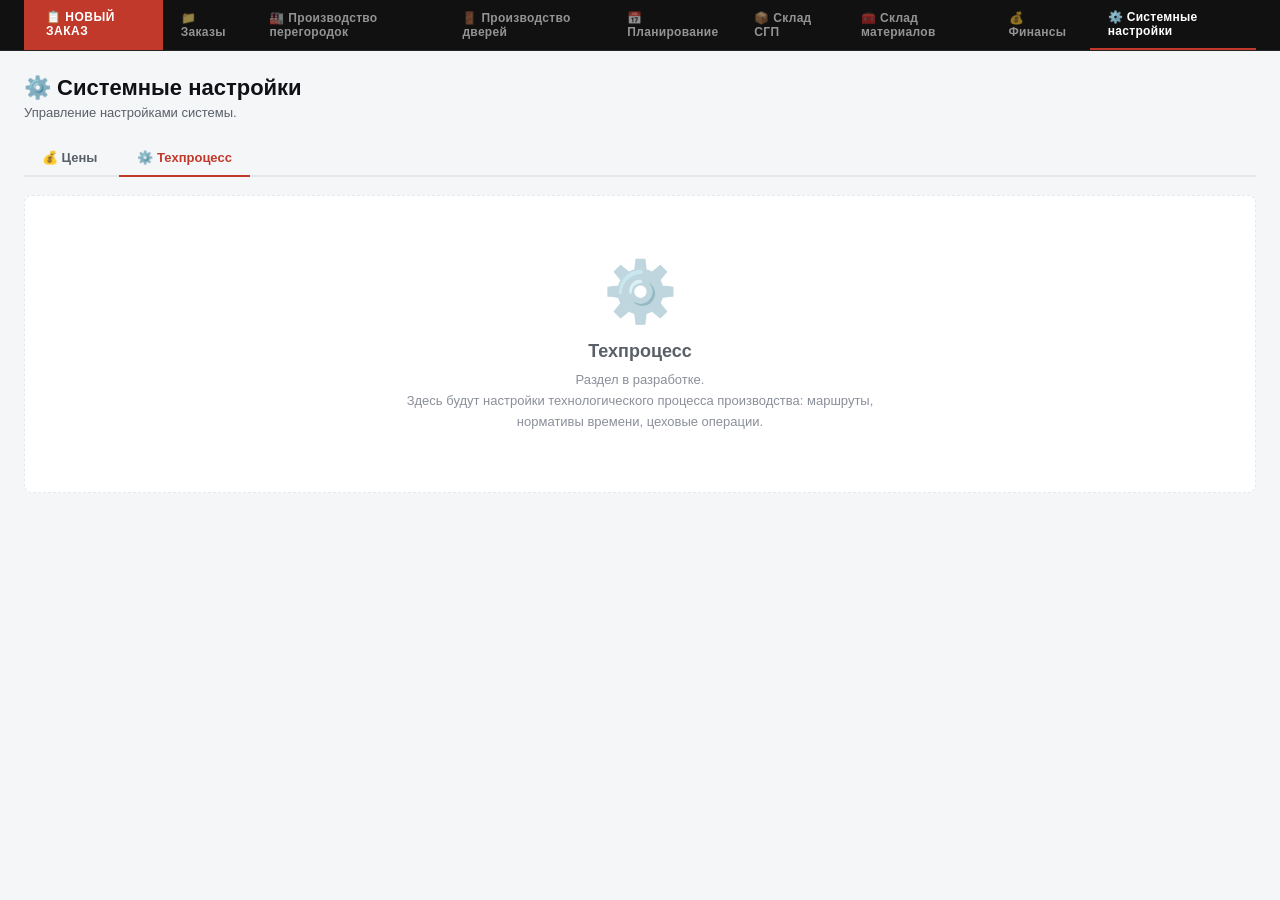
<file: tehprocess.html>
﻿<!DOCTYPE html>
<html lang="ru">
<head>
<meta charset="UTF-8">
<title>Техпроцесс · Invisible Doors</title>
<style>
  :root { --dk:#0f1115; --t1:#0f1115; --t2:#5a6068; --t3:#8a8f99; --bo:#e5e7ea; --bg:#f5f6f8; --red:#c0392b; --green:#2e7d32; }
  * { box-sizing:border-box; }
  body { margin:0; font-family:-apple-system,'Segoe UI',Roboto,Arial,sans-serif; background:var(--bg); color:var(--dk); font-size:13px; }
  .nav { width:100%; background:#111; border-bottom:1px solid rgba(255,255,255,.08); display:flex; align-items:center; padding:0 24px; gap:0; position:sticky; top:0; z-index:100; }
  .nav a { padding:10px 18px; color:rgba(255,255,255,.55); text-decoration:none; font-size:12px; font-weight:600; font-family:inherit; letter-spacing:.3px; display:inline-flex; align-items:center; gap:6px; }
  .nav a.active { color:#fff; border-bottom:2px solid #c0392b; }
  .nav a.new-order { padding:10px 22px; background:#c0392b; color:#fff; font-weight:700; letter-spacing:.5px; border-bottom:2px solid #c0392b; }
  .nav a:hover:not(.new-order) { color:#fff; background:rgba(255,255,255,.05); }
  .nav-spacer { flex:1; }
  .container { max-width:1400px; margin:0 auto; padding:24px; }
  .page-title { font-size:22px; font-weight:800; margin:0 0 4px; }
  .page-subtitle { font-size:13px; color:var(--t2); margin-bottom:20px; }
  .section-tabs { display:flex; gap:4px; border-bottom:2px solid var(--bo); margin-bottom:18px; flex-wrap:wrap; }
  .section-tab { padding:10px 18px; background:transparent; border:none; cursor:pointer; font-size:13px; font-weight:600; color:var(--t2); border-bottom:2px solid transparent; margin-bottom:-2px; transition:all .15s; }
  .section-tab.active { color:var(--red); border-bottom-color:var(--red); }
  .section-tab:hover:not(.active) { color:var(--dk); background:rgba(0,0,0,.03); }
  .placeholder { background:#fff; border:1px dashed var(--bo); border-radius:8px; padding:60px 30px; text-align:center; color:var(--t3); }
  .placeholder .ic { font-size:60px; margin-bottom:14px; opacity:.5; }
  .placeholder h2 { font-size:18px; font-weight:700; color:var(--t2); margin:0 0 8px; }
  .placeholder p { font-size:13px; color:var(--t3); margin:0; line-height:1.6; max-width:500px; margin-left:auto; margin-right:auto; }
</style>
<script src="storage.js"></script>
</head>
<body>

<nav class="nav">
  <a href="cart.html?new=1" class="new-order">📋 НОВЫЙ ЗАКАЗ</a>
  <div class="nav-spacer"></div>
  <a href="index.html">📁 Заказы</a>
  <a href="index.html#prod">🏭 Производство перегородок</a>
  <a href="prod_doors.html">🚪 Производство дверей</a>
  <a href="schedule.html">📅 Планирование</a>
  <a href="warehouse.html">📦 Склад СГП</a>
  <a href="sklad.html">🧰 Склад материалов</a>
  <a href="finansi.html">💰 Финансы</a>
  <a href="admin_prices.html" class="active">⚙️ Системные настройки</a>
</nav>

<div class="container">
  <h1 class="page-title">⚙️ Системные настройки</h1>
  <div class="page-subtitle">Управление настройками системы.</div>

  <div class="section-tabs">
    <a href="admin_prices.html" class="section-tab" style="text-decoration:none">💰 Цены</a>
    <button class="section-tab active">⚙️ Техпроцесс</button>
  </div>

  <div class="placeholder">
    <div class="ic">⚙️</div>
    <h2>Техпроцесс</h2>
    <p>Раздел в разработке.<br>Здесь будут настройки технологического процесса производства: маршруты, нормативы времени, цеховые операции.</p>
  </div>
</div>

</body>
</html>
</file>
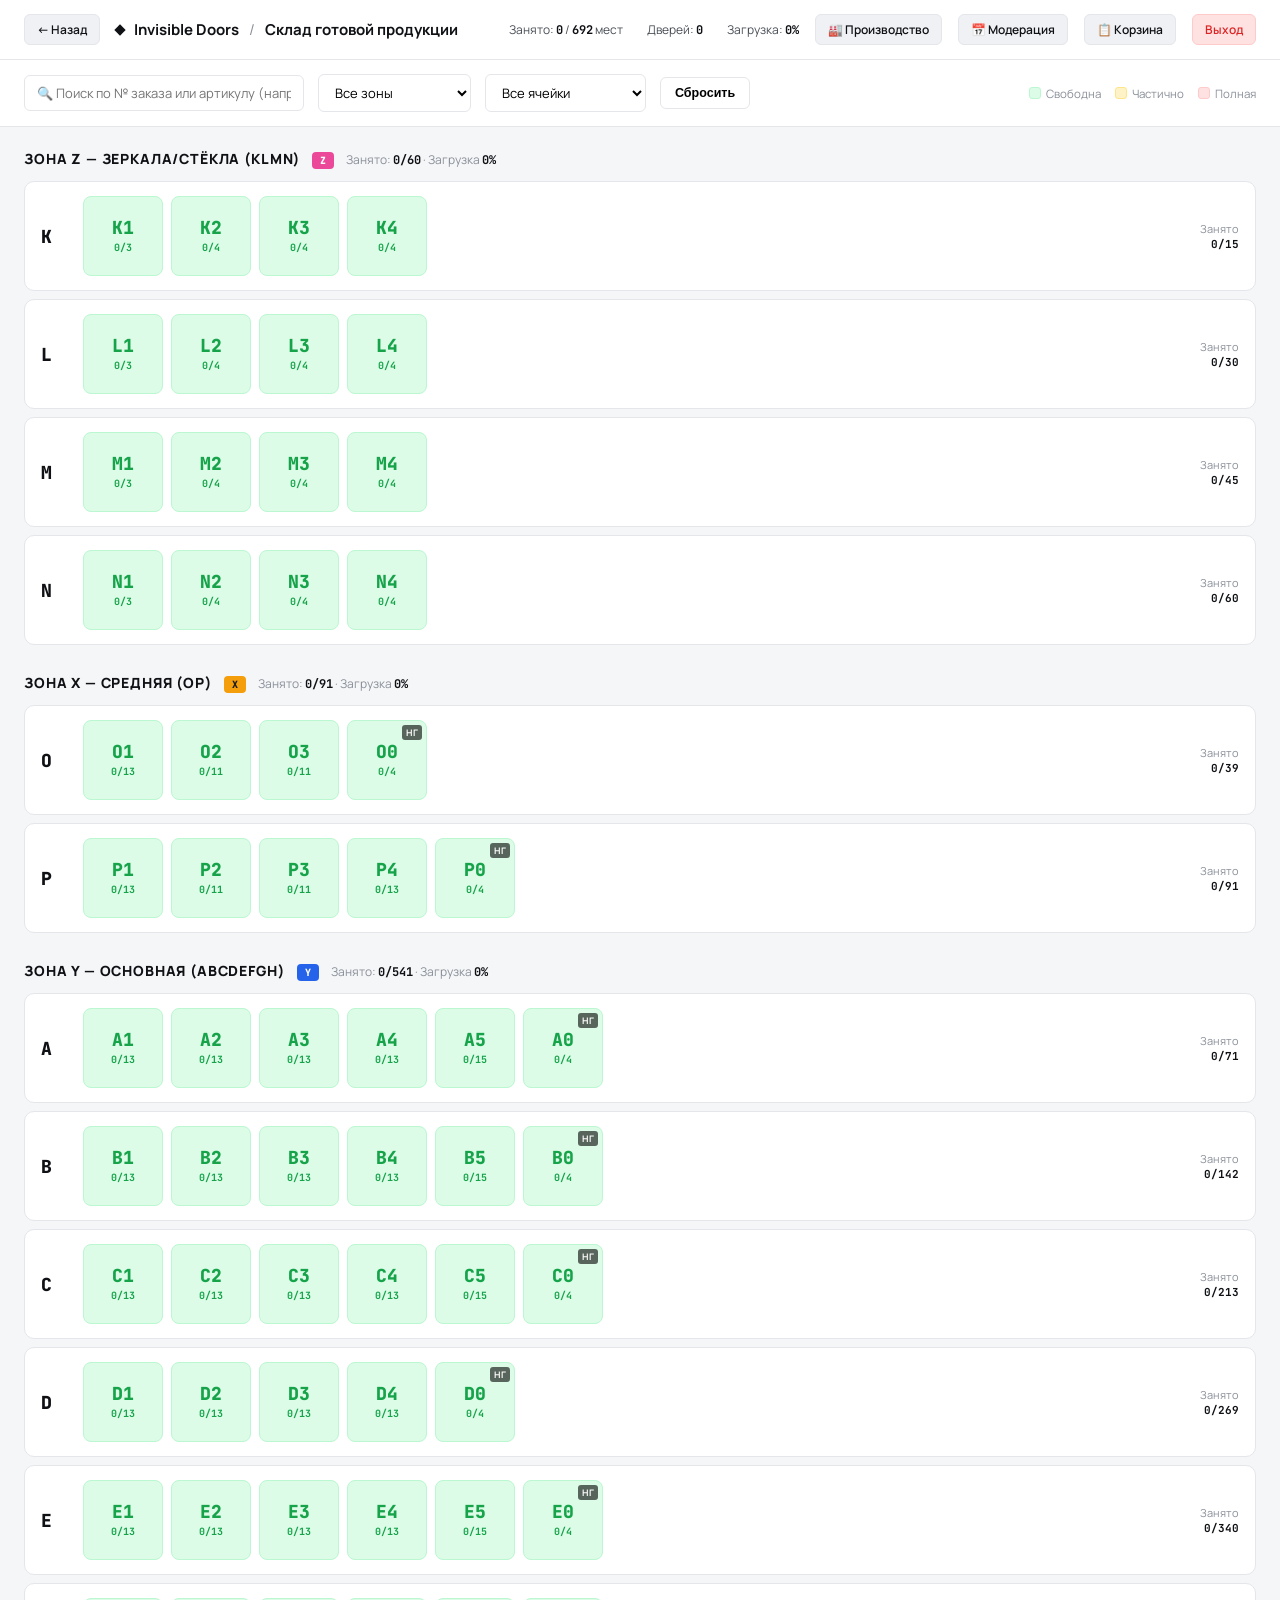
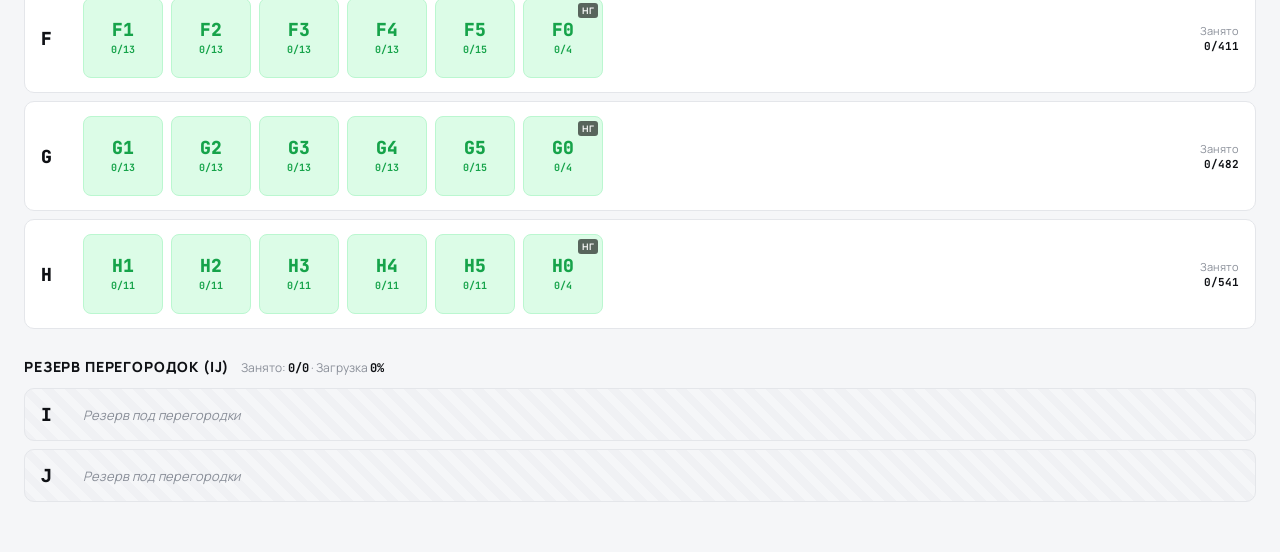
<file: warehouse.html>
﻿<!DOCTYPE html>
<html lang="ru">
<head>
<meta charset="UTF-8">
<meta name="viewport" content="width=device-width, initial-scale=1.0">
<title>Склад готовой продукции · Invisible Doors</title>
<link href="https://fonts.googleapis.com/css2?family=JetBrains+Mono:wght@400;500;600;700;800&family=Manrope:wght@400;500;600;700;800&display=swap" rel="stylesheet">
<style>
  :root {
    --bg: #f5f6f8;
    --surface: #ffffff;
    --border: #e4e6ea;
    --border-soft: #eef0f3;
    --ink: #0f1115;
    --ink-2: #4a4f57;
    --ink-3: #8a8f99;
    --accent-soft: #f0f1f4;
    --blue: #2563eb;
    --blue-soft: #eef4ff;
    --green: #16a34a;
    --green-soft: #dcfce7;
    --amber: #d97706;
    --amber-soft: #fef3c7;
    --red: #dc2626;
    --red-soft: #fee2e2;
    --shadow-sm: 0 1px 2px rgba(15,17,21,.04);
    --shadow-md: 0 4px 12px rgba(15,17,21,.08);
    --shadow-lg: 0 12px 32px rgba(15,17,21,.12);
  }
  * { box-sizing: border-box; }
  body {
    font-family: 'Manrope', -apple-system, sans-serif;
    background: var(--bg);
    color: var(--ink);
    font-size: 14px;
    margin: 0;
    -webkit-font-smoothing: antialiased;
  }
  .mono { font-family: 'JetBrains Mono', monospace; }

  /* Шапка */
  .topbar {
    background: var(--surface);
    border-bottom: 1px solid var(--border);
    padding: 14px 24px;
    display: flex;
    align-items: center;
    gap: 16px;
    position: sticky;
    top: 0;
    z-index: 50;
  }
  .topbar h1 {
    font-size: 15px;
    font-weight: 700;
    margin: 0;
    display: flex;
    align-items: center;
    gap: 10px;
  }
  .topbar h1::before {
    content: "";
    width: 8px; height: 8px;
    background: var(--ink);
    transform: rotate(45deg);
  }
  .topbar .breadcrumb-sep { color: var(--ink-3); font-weight: 400; }
  .topbar .stats {
    margin-left: auto;
    display: flex; gap: 24px;
    font-size: 12px; color: var(--ink-2);
  }
  .topbar .stats b { color: var(--ink); font-weight: 700; font-family: 'JetBrains Mono', monospace; }
  .topbar .nav-btn {
    padding: 6px 12px;
    background: var(--accent-soft);
    color: var(--ink);
    border: 1px solid var(--border);
    border-radius: 6px;
    text-decoration: none;
    font-size: 12px; font-weight: 600;
    display: inline-flex; align-items: center; gap: 4px;
  }
  .topbar .nav-btn:hover { background: var(--ink); color: #fff; }

  /* Тулбар */
  .toolbar {
    background: var(--surface);
    padding: 14px 24px;
    border-bottom: 1px solid var(--border);
    display: flex;
    gap: 14px;
    align-items: center;
    flex-wrap: wrap;
  }
  .toolbar input, .toolbar select {
    padding: 8px 12px;
    border: 1px solid var(--border);
    border-radius: 6px;
    background: #fff;
    font: inherit;
    font-size: 13px;
  }
  .toolbar input:focus, .toolbar select:focus {
    outline: none;
    border-color: var(--ink);
  }
  .toolbar input.search { min-width: 280px; }
  .toolbar button {
    padding: 8px 14px;
    border: 1px solid var(--border);
    background: #fff;
    border-radius: 6px;
    cursor: pointer;
    font-weight: 600;
    font-size: 12.5px;
  }
  .toolbar button.primary { background: var(--ink); color: #fff; border-color: var(--ink); }
  .toolbar button:hover { border-color: var(--ink); }
  .toolbar .legend {
    margin-left: auto;
    display: flex; gap: 14px;
    font-size: 11.5px;
    color: var(--ink-3);
  }
  .toolbar .legend span {
    display: inline-flex; align-items: center; gap: 5px;
  }
  .toolbar .legend i {
    width: 12px; height: 12px;
    border-radius: 3px;
    display: inline-block;
  }

  /* Главный контейнер */
  .main {
    padding: 22px 24px;
    max-width: 1500px;
    margin: 0 auto;
  }

  /* Зона */
  .zone {
    margin-bottom: 28px;
  }
  .zone-header {
    display: flex;
    align-items: baseline;
    gap: 12px;
    margin-bottom: 12px;
  }
  .zone-header h2 {
    font-size: 14px;
    font-weight: 800;
    text-transform: uppercase;
    letter-spacing: 0.06em;
    margin: 0;
    color: var(--ink);
  }
  .zone-header .zone-tag {
    padding: 2px 8px;
    background: var(--ink);
    color: #fff;
    border-radius: 4px;
    font-size: 10px;
    font-weight: 800;
    font-family: 'JetBrains Mono', monospace;
  }
  .zone-header .zone-tag.z { background: #ec4899; }
  .zone-header .zone-tag.x { background: #f59e0b; color: #1a1d23; }
  .zone-header .zone-tag.y { background: #2563eb; }
  .zone-header .zone-meta {
    color: var(--ink-3);
    font-size: 12px;
  }
  .zone-header .zone-meta b { color: var(--ink); font-family: 'JetBrains Mono', monospace; }

  /* Ряд ячеек */
  .row-block {
    background: var(--surface);
    border: 1px solid var(--border);
    border-radius: 10px;
    padding: 14px 16px;
    margin-bottom: 8px;
    display: flex;
    align-items: center;
    gap: 12px;
  }
  .row-label {
    font-family: 'JetBrains Mono', monospace;
    font-weight: 800;
    font-size: 18px;
    width: 30px;
    color: var(--ink);
  }
  .row-cells {
    display: flex;
    gap: 8px;
    flex: 1;
    flex-wrap: wrap;
  }
  .row-meta {
    font-size: 11px;
    color: var(--ink-3);
    text-align: right;
    min-width: 100px;
  }
  .row-meta b { color: var(--ink); font-family: 'JetBrains Mono', monospace; }

  /* Ячейка */
  .cell {
    width: 80px;
    height: 80px;
    border: 1.5px solid var(--border);
    border-radius: 8px;
    display: flex;
    flex-direction: column;
    align-items: center;
    justify-content: center;
    cursor: pointer;
    background: var(--green-soft);
    color: var(--green);
    transition: all .15s;
    position: relative;
    text-align: center;
  }
  .cell:hover {
    border-color: var(--ink);
    transform: translateY(-1px);
    box-shadow: var(--shadow-md);
  }
  /* Цветовая логика: зелёная = свободна, амбер = частично, красная = полная */
  .cell.empty {
    background: var(--green-soft);
    color: var(--green);
    border-color: #bbf7d0;
  }
  .cell.partial {
    background: var(--amber-soft);
    color: var(--amber);
    border-color: #fde68a;
  }
  .cell.full {
    background: var(--red-soft);
    color: var(--red);
    border-color: #fecaca;
  }
  .cell.matched {
    box-shadow: 0 0 0 3px var(--blue), var(--shadow-md);
    border-color: var(--blue);
    z-index: 2;
  }
  .cell-num {
    font-family: 'JetBrains Mono', monospace;
    font-weight: 800;
    font-size: 18px;
    line-height: 1;
  }
  .cell-meta {
    font-size: 10px;
    margin-top: 4px;
    font-weight: 700;
    font-family: 'JetBrains Mono', monospace;
  }
  .cell-osize-mark {
    position: absolute;
    top: 4px; right: 4px;
    font-size: 9px;
    background: rgba(0,0,0,0.6);
    color: #fff;
    padding: 1px 4px;
    border-radius: 3px;
    font-weight: 700;
  }

  /* Резервные ряды */
  .row-block.reserved {
    background: repeating-linear-gradient(45deg, var(--accent-soft), var(--accent-soft) 8px, transparent 8px, transparent 16px);
    color: var(--ink-3);
  }
  .row-block.reserved .row-cells {
    color: var(--ink-3);
    font-style: italic;
    font-size: 13px;
  }

  /* Модалка */
  .modal-back {
    position: fixed; inset: 0;
    background: rgba(15,17,21,.6);
    z-index: 100;
    display: none;
    align-items: center;
    justify-content: center;
    padding: 24px;
  }
  .modal-back.open { display: flex; }
  .modal {
    background: var(--surface);
    border-radius: 12px;
    box-shadow: var(--shadow-lg);
    max-width: 700px;
    width: 100%;
    max-height: 85vh;
    overflow-y: auto;
  }
  .modal-h {
    padding: 18px 22px;
    border-bottom: 1px solid var(--border);
    display: flex;
    align-items: center;
    gap: 12px;
  }
  .modal-h h3 { margin: 0; font-size: 16px; font-weight: 800; }
  .modal-h .close {
    margin-left: auto;
    background: none;
    border: none;
    font-size: 20px;
    cursor: pointer;
    color: var(--ink-3);
  }
  .modal-h .close:hover { color: var(--ink); }
  .modal-b { padding: 18px 22px; }
  .modal-f {
    padding: 14px 22px;
    border-top: 1px solid var(--border);
    display: flex;
    gap: 10px;
    justify-content: flex-end;
  }

  /* Список дверей в ячейке */
  .door-row {
    display: flex;
    align-items: center;
    gap: 10px;
    padding: 10px 12px;
    border: 1px solid var(--border-soft);
    border-radius: 6px;
    margin-bottom: 6px;
    font-size: 13px;
  }
  .door-row .ord {
    font-family: 'JetBrains Mono', monospace;
    font-weight: 700;
    color: var(--ink);
    min-width: 110px;
  }
  .door-row .art {
    font-family: 'JetBrains Mono', monospace;
    font-size: 11px;
    color: var(--ink-3);
    min-width: 160px;
  }
  .door-row .info {
    flex: 1;
    color: var(--ink-2);
    font-size: 12px;
  }
  .door-row .actions {
    display: flex;
    gap: 6px;
  }
  .door-row button {
    padding: 5px 10px;
    background: var(--accent-soft);
    border: 1px solid var(--border);
    border-radius: 5px;
    font-size: 11px;
    font-weight: 700;
    cursor: pointer;
  }
  .door-row button.primary {
    background: var(--green);
    color: #fff;
    border-color: var(--green);
  }
  .door-row button:hover { border-color: var(--ink); }

  /* Этикетка */
  .label-preview {
    width: 380px;
    background: #fff;
    border: 2px solid var(--ink);
    padding: 14px;
    margin: 0 auto;
    font-family: 'JetBrains Mono', monospace;
    font-size: 11px;
  }
  .label-preview .row {
    display: flex;
    justify-content: space-between;
    padding: 4px 0;
    border-bottom: 1px dashed #ccc;
  }
  .label-preview .row b {
    font-weight: 800;
    color: var(--ink);
  }
  .label-preview h3 {
    font-size: 14px;
    margin: 0 0 8px;
    text-align: center;
    font-family: 'Manrope', sans-serif;
  }
  .label-preview .qr {
    width: 100px; height: 100px;
    margin: 12px auto 8px;
    background: #f0f0f0;
    display: flex;
    align-items: center;
    justify-content: center;
  }
  .label-preview .cell-big {
    text-align: center;
    margin-top: 10px;
    padding: 10px;
    background: var(--ink);
    color: #fff;
    border-radius: 4px;
  }
  .label-preview .cell-big .cell-code {
    font-size: 32px;
    font-weight: 800;
    letter-spacing: 2px;
  }
  .label-preview .cell-big .cell-lbl {
    font-size: 10px;
    text-transform: uppercase;
    letter-spacing: 0.1em;
  }

  .empty-state {
    text-align: center;
    padding: 60px 24px;
    color: var(--ink-3);
  }
  .empty-state h3 {
    color: var(--ink);
    margin-bottom: 8px;
  }
</style>
</head>
<body>

<header class="topbar">
  <a href="prod_doors.html" class="nav-btn">← Назад</a>
  <h1>Invisible Doors <span class="breadcrumb-sep">/</span> Склад готовой продукции</h1>
  <div class="stats">
    <span>Занято: <b id="stat-used">0</b> / <b id="stat-total">0</b> мест</span>
    <span>Дверей: <b id="stat-doors">0</b></span>
    <span>Загрузка: <b id="stat-load">0%</b></span>
  </div>
  <a href="prod_doors.html" class="nav-btn">🏭 Производство</a>
  <a href="schedule.html" class="nav-btn">📅 Модерация</a>
  <a href="cart.html" class="nav-btn">📋 Корзина</a>
  <a href="./index.html" class="nav-btn" style="background:var(--red-soft); color:var(--red); border-color:#fecaca;">Выход</a>
</header>

<div class="toolbar">
  <input type="text" class="search" id="search-input" placeholder="🔍 Поиск по № заказа или артикулу (например, ORD-2604-07)">
  <select id="filter-zone">
    <option value="">Все зоны</option>
    <option value="z">Зона Z (зеркала)</option>
    <option value="x">Зона X</option>
    <option value="y">Зона Y</option>
  </select>
  <select id="filter-status">
    <option value="">Все ячейки</option>
    <option value="empty">Свободные</option>
    <option value="partial">Частично занятые</option>
    <option value="full">Полные</option>
  </select>
  <button id="btn-clear-filters">Сбросить</button>

  <div class="legend">
    <span><i style="background:var(--green-soft); border:1.5px solid #bbf7d0;"></i> Свободна</span>
    <span><i style="background:var(--amber-soft); border:1.5px solid #fde68a;"></i> Частично</span>
    <span><i style="background:var(--red-soft); border:1.5px solid #fecaca;"></i> Полная</span>
  </div>
</div>

<!-- Блок результатов поиска (показывается только при активном поиске) -->
<div class="main" id="search-results" style="display:none; padding-bottom:0;">
  <div style="background:#fff; border:2px solid var(--blue); border-radius:10px; padding:18px 20px; margin-bottom:24px; box-shadow:var(--shadow-md);">
    <div style="display:flex; align-items:center; gap:12px; margin-bottom:14px; flex-wrap:wrap;">
      <span style="font-size:18px;">🔍</span>
      <div style="font-weight:800; color:var(--ink);" id="search-results-title">Найдено: 0</div>
      <button id="btn-take-all-order" style="margin-left:auto; padding:10px 18px; background:var(--green); color:#fff; border:none; border-radius:6px; cursor:pointer; font-weight:700; font-size:13px; display:none;">📤 Забрать весь заказ — отгрузить</button>
    </div>
    <div id="search-results-list"></div>
  </div>
</div>

<div class="main" id="warehouse-grid">
  <!-- Заполняется JS -->
</div>

<!-- Модалка ячейки -->
<div class="modal-back" id="cell-modal">
  <div class="modal">
    <div class="modal-h">
      <h3 id="cell-title">Ячейка ?</h3>
      <span id="cell-meta-info" style="color:var(--ink-3); font-size:12px; font-weight:600;"></span>
      <button class="close" onclick="closeCellModal()">×</button>
    </div>
    <div class="modal-b">
      <div id="cell-doors-list"></div>
      <div id="cell-empty-msg" style="display:none; padding:30px; text-align:center; color:var(--ink-3);">
        Ячейка пуста
      </div>
    </div>
    <div class="modal-f">
      <button onclick="closeCellModal()">Закрыть</button>
      <button class="primary" id="btn-ship-cell" onclick="shipAllInCell()" style="background:var(--green); color:#fff; border-color:var(--green); padding:8px 16px;">📤 Отгрузить всю ячейку</button>
    </div>
  </div>
</div>

<!-- Модалка этикетки -->
<div class="modal-back" id="label-modal">
  <div class="modal">
    <div class="modal-h">
      <h3>Этикетка</h3>
      <button class="close" onclick="closeLabelModal()">×</button>
    </div>
    <div class="modal-b">
      <div id="label-content"></div>
    </div>
    <div class="modal-f">
      <button onclick="closeLabelModal()">Закрыть</button>
      <button class="primary" id="btn-print-label" style="background:var(--ink); color:#fff; border-color:var(--ink); padding:8px 16px;">🖨 Печать</button>
    </div>
  </div>
</div>

<script src="storage.js"></script>
<script>
// =============================================================================
// СТРУКТУРА СКЛАДА
// =============================================================================
// Структура: row -> [{num, capacity, isOversize, isGlassOnly, maxHeight}]
// Зоны: Z (зеркала, KLMN) — 35%, X (OP) — 20%, Y (ABCDEFGH) — 45%
// Высота: всё <2700 кроме негабаритных (0) и KLMN которые любые

const WAREHOUSE_STRUCTURE = (() => {
  const data = {
    'A': [{n:1,c:13},{n:2,c:13},{n:3,c:13},{n:4,c:13},{n:5,c:15},{n:0,c:4,oversize:true}],
    'B': [{n:1,c:13},{n:2,c:13},{n:3,c:13},{n:4,c:13},{n:5,c:15},{n:0,c:4,oversize:true}],
    'C': [{n:1,c:13},{n:2,c:13},{n:3,c:13},{n:4,c:13},{n:5,c:15},{n:0,c:4,oversize:true}],
    'D': [{n:1,c:13},{n:2,c:13},{n:3,c:13},{n:4,c:13},{n:0,c:4,oversize:true}],
    'E': [{n:1,c:13},{n:2,c:13},{n:3,c:13},{n:4,c:13},{n:5,c:15},{n:0,c:4,oversize:true}],
    'F': [{n:1,c:13},{n:2,c:13},{n:3,c:13},{n:4,c:13},{n:5,c:15},{n:0,c:4,oversize:true}],
    'G': [{n:1,c:13},{n:2,c:13},{n:3,c:13},{n:4,c:13},{n:5,c:15},{n:0,c:4,oversize:true}],
    'H': [{n:1,c:11},{n:2,c:11},{n:3,c:11},{n:4,c:11},{n:5,c:11},{n:0,c:4,oversize:true}],
    // I, J — резервные для перегородок
    'I': [],
    'J': [],
    'K': [{n:1,c:3},{n:2,c:4},{n:3,c:4},{n:4,c:4}],
    'L': [{n:1,c:3},{n:2,c:4},{n:3,c:4},{n:4,c:4}],
    'M': [{n:1,c:3},{n:2,c:4},{n:3,c:4},{n:4,c:4}],
    'N': [{n:1,c:3},{n:2,c:4},{n:3,c:4},{n:4,c:4}],
    'O': [{n:1,c:13},{n:2,c:11},{n:3,c:11},{n:0,c:4,oversize:true}],
    'P': [{n:1,c:13},{n:2,c:11},{n:3,c:11},{n:4,c:13},{n:0,c:4,oversize:true}],
  };
  // Помечаем зоны и зеркальные
  const result = {};
  Object.entries(data).forEach(([row, cells]) => {
    let zone = 'y';  // по умолчанию основная
    let isGlass = false;
    let isReserved = false;
    if (['K','L','M','N'].includes(row)) {
      zone = 'z';
      isGlass = true;
    }
    if (['O','P'].includes(row)) zone = 'x';
    if (['I','J'].includes(row)) {
      isReserved = true;
      zone = 'reserved';
    }
    result[row] = {
      row,
      zone,
      isGlass,
      isReserved,
      cells: cells.map(c => ({
        row, num: c.n, capacity: c.c,
        isOversize: !!c.oversize,
        // высота 2700 везде кроме KLMN (там любая) и негабаритных
        maxHeight: (isGlass || c.oversize) ? null : 2700,
      })),
    };
  });
  return result;
})();

// Хранение: ключ ячейки → массив дверей
// localStorage.idloft_warehouse = { "A1": [{orderNum, article, ...}, ...], "B2": [...] }
const WH_KEY = 'idloft_warehouse';
const STAGES_KEY = 'idloft_doorStages';
const ORDERS_KEY = 'idloft_orders';

function loadWarehouse() {
  try { return JSON.parse(localStorage.getItem(WH_KEY) || '{}'); }
  catch(e) { return {}; }
}
function saveWarehouse(wh) {
  localStorage.setItem(WH_KEY, JSON.stringify(wh));
}
function loadStages() {
  try { return JSON.parse(localStorage.getItem(STAGES_KEY) || '[]'); }
  catch(e) { return []; }
}

// =============================================================================
// АЛГОРИТМ РАЗМЕЩЕНИЯ
// =============================================================================
// Правила:
//  1. Зеркала/стёкла → ТОЛЬКО в зону Z (KLMN)
//  2. Высота >2700 → только в негабаритные ячейки (0) или KLMN
//  3. Высота >2400 — желательно в KLMN или негабарит
//  4. Один заказ в одну ячейку (не дробить если возможно)
//  5. Соотношение зон: Z=35%, X=20%, Y=45% по приоритету заполнения
//  6. Короба (article содержит KOROB) — складываются комплектами по 4 в той же ячейке заказа

function pickCellForDoor(door, warehouse, orderNum) {
  // door: { article, height, hasMirror, isOversize, isKorob }
  const isOversize = door.isOversize || (door.height && door.height > 2700);
  const isMirror = door.hasMirror;

  // Список ячеек в порядке предпочтения
  const candidates = [];
  Object.values(WAREHOUSE_STRUCTURE).forEach(rowData => {
    if (rowData.isReserved) return;
    rowData.cells.forEach(cell => {
      // Для зеркал только KLMN (зона Z)
      if (isMirror && rowData.zone !== 'z') return;
      // Зону Z (KLMN) бережём для зеркал — обычные двери туда только если нет места в Y/X
      // (но не блокируем полностью)
      if (!isMirror && rowData.zone === 'z') {
        // Можно класть, но с пенальти
      }
      // Негабарит >2700 → только в isOversize или KLMN
      if (isOversize && !cell.isOversize && rowData.zone !== 'z') return;
      // По высоте
      if (cell.maxHeight && door.height && door.height > cell.maxHeight) return;

      const key = rowData.row + cell.num;
      const occupied = (warehouse[key] || []).length;
      const isFull = occupied >= cell.capacity;
      if (isFull) return;

      // Приоритет: уже есть двери из этого заказа → +100
      const sameOrderHere = (warehouse[key] || []).some(d => d.orderNum === orderNum);
      // Приоритет зоны: Y=3 (45%), X=2 (20%), Z=1 (35%, но обычные двери — низкий приоритет)
      const zonePriority = isMirror ? 100 : (
        rowData.zone === 'y' ? 45 :
        rowData.zone === 'x' ? 20 :
        rowData.zone === 'z' ? 5 :  // обычные в зону Z — последняя надежда
        0
      );
      // Заполняем менее заполненные ячейки первыми
      const fillness = occupied / cell.capacity;
      const score = (sameOrderHere ? 200 : 0) + zonePriority + (1 - fillness) * 30;
      candidates.push({ key, cell, rowData, score });
    });
  });

  candidates.sort((a, b) => b.score - a.score);
  return candidates[0] ? candidates[0].key : null;
}

// Размещаем дверь (вызывается из prod_doors.html при печати этикетки)
function placeDoorInWarehouse(door) {
  const wh = loadWarehouse();
  // Уже размещена?
  let existingKey = null;
  Object.entries(wh).forEach(([k, list]) => {
    if (list.some(d => d.article === door.article && d.orderNum === door.orderNum && d.unit === door.unit)) {
      existingKey = k;
    }
  });
  if (existingKey) return existingKey;

  const cellKey = pickCellForDoor(door, wh, door.orderNum);
  if (!cellKey) return null; // склад полный
  if (!wh[cellKey]) wh[cellKey] = [];
  wh[cellKey].push({
    orderNum: door.orderNum,
    article: door.article,
    width: door.width,
    height: door.height,
    side: door.side,
    color: door.color,
    isKorob: door.isKorob,
    hasMirror: door.hasMirror,
    placedAt: Date.now(),
  });
  saveWarehouse(wh);
  return cellKey;
}

// =============================================================================
// СОСТОЯНИЕ И ФИЛЬТРЫ
// =============================================================================
let _selectedCell = null;
let _searchQuery = '';
let _filterZone = '';
let _filterStatus = '';

// =============================================================================
// РЕНДЕР СКЛАДА
// =============================================================================
function getCellState(cell, wh) {
  const key = cell.row + cell.num;
  const occupied = (wh[key] || []).length;
  const ratio = occupied / cell.capacity;
  let state = 'empty';
  if (ratio >= 1) state = 'full';
  else if (ratio > 0) state = 'partial';
  return { occupied, capacity: cell.capacity, state, key };
}

function render() {
  const wh = loadWarehouse();
  const grid = document.getElementById('warehouse-grid');

  // Вычисляем какие ячейки матчатся под поиск
  const matchedCells = new Set();
  if (_searchQuery) {
    const q = _searchQuery.trim().toLowerCase();
    Object.entries(wh).forEach(([key, doors]) => {
      doors.forEach(d => {
        const hay = ((d.orderNum || '') + ' ' + (d.article || '')).toLowerCase();
        if (hay.includes(q)) matchedCells.add(key);
      });
    });
  }

  // Группируем по зонам
  const zones = {
    z: { title: 'Зона Z — зеркала/стёкла (KLMN)', tag: 'Z', cls: 'z', rows: ['K','L','M','N'] },
    x: { title: 'Зона X — средняя (OP)', tag: 'X', cls: 'x', rows: ['O','P'] },
    y: { title: 'Зона Y — основная (ABCDEFGH)', tag: 'Y', cls: 'y', rows: ['A','B','C','D','E','F','G','H'] },
    reserved: { title: 'Резерв перегородок (IJ)', tag: 'R', cls: '', rows: ['I','J'] },
  };

  let html = '';
  let totalCells = 0, totalCapacity = 0, totalUsed = 0;

  Object.entries(zones).forEach(([zoneKey, zone]) => {
    if (_filterZone && _filterZone !== zoneKey && zoneKey !== 'reserved') return;

    let zoneCells = 0, zoneCap = 0, zoneUsed = 0;
    let rowsHtml = '';

    zone.rows.forEach(rowKey => {
      const rowData = WAREHOUSE_STRUCTURE[rowKey];
      if (!rowData) return;

      if (rowData.isReserved) {
        rowsHtml += `
          <div class="row-block reserved">
            <div class="row-label">${rowKey}</div>
            <div class="row-cells">Резерв под перегородки</div>
          </div>`;
        return;
      }

      const cellsHtml = rowData.cells.map(cell => {
        const st = getCellState(cell, wh);
        totalCells++; totalCapacity += st.capacity; totalUsed += st.occupied;
        zoneCells++; zoneCap += st.capacity; zoneUsed += st.occupied;

        // Применяем фильтр по статусу
        if (_filterStatus && st.state !== _filterStatus) return '';

        const isMatched = matchedCells.has(st.key);
        const isOver = cell.isOversize ? '<span class="cell-osize-mark">НГ</span>' : '';
        return `
          <div class="cell ${st.state} ${isMatched ? 'matched' : ''}"
               onclick="openCellModal('${st.key}')"
               title="${cell.isOversize ? 'Негабарит ' : ''}Ячейка ${st.key} — ${st.occupied}/${st.capacity}">
            ${isOver}
            <div class="cell-num">${st.key}</div>
            <div class="cell-meta">${st.occupied}/${st.capacity}</div>
          </div>`;
      }).join('');

      if (cellsHtml.trim()) {
        rowsHtml += `
          <div class="row-block">
            <div class="row-label">${rowKey}</div>
            <div class="row-cells">${cellsHtml}</div>
            <div class="row-meta">Занято<br><b>${zoneUsed}/${zoneCap}</b></div>
          </div>`;
      }
    });

    if (rowsHtml) {
      const pct = zoneCap > 0 ? Math.round(zoneUsed * 100 / zoneCap) : 0;
      html += `
        <div class="zone">
          <div class="zone-header">
            <h2>${zone.title}</h2>
            ${zone.cls ? `<span class="zone-tag ${zone.cls}">${zone.tag}</span>` : ''}
            <span class="zone-meta">Занято: <b>${zoneUsed}/${zoneCap}</b> · Загрузка <b>${pct}%</b></span>
          </div>
          ${rowsHtml}
        </div>`;
    }
  });

  if (!html) {
    html = '<div class="empty-state"><h3>По фильтрам ничего не найдено</h3></div>';
  }
  grid.innerHTML = html;

  // Шапочные счётчики
  document.getElementById('stat-used').textContent = totalUsed;
  document.getElementById('stat-total').textContent = totalCapacity;
  document.getElementById('stat-doors').textContent = totalUsed;
  document.getElementById('stat-load').textContent = totalCapacity > 0 ? Math.round(totalUsed * 100 / totalCapacity) + '%' : '0%';

  // ─── Блок результатов поиска ───
  renderSearchResults(wh);
}

function renderSearchResults(wh) {
  const block = document.getElementById('search-results');
  const titleEl = document.getElementById('search-results-title');
  const listEl = document.getElementById('search-results-list');
  const takeAllBtn = document.getElementById('btn-take-all-order');

  if (!_searchQuery) {
    block.style.display = 'none';
    return;
  }
  block.style.display = '';

  const q = _searchQuery.trim().toLowerCase();
  // Собираем все совпавшие двери: { cellKey, idx, door }
  const matches = [];
  Object.entries(wh).forEach(([key, doors]) => {
    doors.forEach((d, idx) => {
      const hay = ((d.orderNum || '') + ' ' + (d.article || '')).toLowerCase();
      if (hay.includes(q)) matches.push({ cellKey: key, idx, door: d });
    });
  });

  // Группируем по orderNum
  const byOrder = {};
  matches.forEach(m => {
    const on = m.door.orderNum || '?';
    if (!byOrder[on]) byOrder[on] = [];
    byOrder[on].push(m);
  });

  if (matches.length === 0) {
    titleEl.textContent = `Не найдено: «${_searchQuery}»`;
    takeAllBtn.style.display = 'none';
    listEl.innerHTML = `<div style="padding:14px; color:var(--ink-3); font-size:13px;">На складе нет позиций по этому запросу. Возможно заказ ещё не дошёл до упаковки или уже отгружен.</div>`;
    return;
  }

  // Заголовок
  const orderNums = Object.keys(byOrder);
  const cells = new Set(matches.map(m => m.cellKey));
  titleEl.textContent = `Найдено: ${matches.length} позиц(ий) в ${cells.size} ячейке(ах) · Заказ(ов): ${orderNums.length}`;

  // Если ровно один заказ — показываем кнопку «забрать весь заказ»
  if (orderNums.length === 1) {
    const on = orderNums[0];
    takeAllBtn.style.display = '';
    takeAllBtn.textContent = `📤 Забрать весь заказ ${on} — отгрузить ${matches.length} позиц(ий)`;
    takeAllBtn.onclick = () => takeWholeOrder(on);
  } else {
    takeAllBtn.style.display = 'none';
  }

  // Список найденного — группами по заказам
  let html = '';
  Object.entries(byOrder).forEach(([on, list]) => {
    html += `<div style="margin-bottom:14px; padding:12px; background:var(--accent-soft); border-radius:8px;">`;
    html += `<div style="display:flex; align-items:center; gap:10px; margin-bottom:8px;">`;
    html += `<span class="mono" style="font-weight:800; font-size:14px; color:var(--ink);">${on}</span>`;
    html += `<span style="color:var(--ink-3); font-size:12px;">${list.length} позиц(ий)</span>`;
    if (orderNums.length > 1) {
      html += `<button onclick="takeWholeOrder('${on}')" style="margin-left:auto; padding:6px 12px; background:var(--green); color:#fff; border:none; border-radius:5px; cursor:pointer; font-weight:700; font-size:11.5px;">📤 Забрать заказ</button>`;
    }
    html += `</div>`;

    list.forEach(m => {
      const d = m.door;
      html += `
        <div style="display:flex; align-items:center; gap:10px; padding:8px 10px; background:#fff; border:1px solid var(--border-soft); border-radius:6px; margin-bottom:4px; font-size:12.5px;">
          <span style="display:inline-flex; align-items:center; justify-content:center; min-width:36px; padding:4px 8px; background:var(--ink); color:#fff; border-radius:4px; font-family:'JetBrains Mono', monospace; font-weight:800; font-size:13px;">${m.cellKey}</span>
          <span class="mono" style="color:var(--ink-2); min-width:160px; font-size:11px;">${d.article}</span>
          <span style="color:var(--ink-3); flex:1;">${d.width}×${d.height}${d.isKorob ? ' · 🟫 короб' : ' · 🚪 ' + (d.side === 'left' ? 'левое' : 'правое')}${d.hasMirror ? ' · зеркало' : ''}</span>
          <button onclick="openCellModal('${m.cellKey}')" style="padding:5px 10px; background:#fff; border:1px solid var(--border); border-radius:5px; cursor:pointer; font-size:11px; font-weight:700;">📂 Открыть ячейку</button>
          <button onclick="takeOne('${m.cellKey}', ${m.idx})" style="padding:5px 10px; background:var(--green); color:#fff; border:none; border-radius:5px; cursor:pointer; font-size:11px; font-weight:700;">✓ Забрали</button>
        </div>`;
    });
    html += `</div>`;
  });
  listEl.innerHTML = html;
}

// Забрать всю одну дверь (без открытия модалки)
function takeOne(cellKey, idx) {
  const wh = loadWarehouse();
  const d = (wh[cellKey] || [])[idx];
  if (!d) return;
  if (!confirm(`Забрать ${d.article} (заказ ${d.orderNum}) из ячейки ${cellKey}?`)) return;
  shipDoor(cellKey, idx);
}

// Отгрузить весь заказ — все позиции со всех ячеек
function takeWholeOrder(orderNum) {
  const wh = loadWarehouse();
  const targets = [];
  Object.entries(wh).forEach(([key, list]) => {
    list.forEach((d, idx) => {
      if (d.orderNum === orderNum) targets.push({ cellKey: key, idx, door: d });
    });
  });
  if (targets.length === 0) return;
  if (!confirm(`Отгрузить ВЕСЬ заказ ${orderNum}?\n\nБудет забрано ${targets.length} позиц(ий) из ${new Set(targets.map(t => t.cellKey)).size} ячеек(и).\n\nДействие необратимо.`)) return;

  // Удаляем по убыванию idx чтобы не сломать индексы
  const byCell = {};
  targets.forEach(t => {
    if (!byCell[t.cellKey]) byCell[t.cellKey] = [];
    byCell[t.cellKey].push(t.idx);
  });
  Object.entries(byCell).forEach(([key, indexes]) => {
    indexes.sort((a, b) => b - a);
    indexes.forEach(idx => wh[key].splice(idx, 1));
    if (wh[key].length === 0) delete wh[key];
  });
  saveWarehouse(wh);

  // Помечаем все stages как отгружено
  const stages = loadStages();
  stages.forEach(s => {
    if (s.orderNum === orderNum) {
      s.shippedAt = new Date().toISOString();
      s.status = 'shipped';
    }
  });
  localStorage.setItem(STAGES_KEY, JSON.stringify(stages));

  alert(`✓ Заказ ${orderNum} отгружен. Позиций забрано: ${targets.length}`);
  render();
}

// =============================================================================
// МОДАЛКА ЯЧЕЙКИ
// =============================================================================
function openCellModal(cellKey) {
  _selectedCell = cellKey;
  const wh = loadWarehouse();
  const doors = wh[cellKey] || [];

  // Найдём capacity
  const row = cellKey[0];
  const num = parseInt(cellKey.slice(1), 10);
  const cellInfo = (WAREHOUSE_STRUCTURE[row]?.cells || []).find(c => c.num === num);
  const cap = cellInfo ? cellInfo.capacity : 0;

  document.getElementById('cell-title').textContent = `Ячейка ${cellKey}`;
  document.getElementById('cell-meta-info').textContent = `${doors.length} из ${cap} мест занято${cellInfo?.isOversize ? ' · НЕГАБАРИТ' : ''}`;

  const list = document.getElementById('cell-doors-list');
  const emptyMsg = document.getElementById('cell-empty-msg');
  const shipBtn = document.getElementById('btn-ship-cell');

  if (doors.length === 0) {
    list.innerHTML = '';
    emptyMsg.style.display = '';
    shipBtn.style.display = 'none';
  } else {
    emptyMsg.style.display = 'none';
    shipBtn.style.display = '';
    list.innerHTML = doors.map((d, i) => `
      <div class="door-row">
        <span class="ord">${d.orderNum}</span>
        <span class="art">${d.article}</span>
        <span class="info">${d.width}×${d.height} · ${d.isKorob ? 'короб' : (d.side === 'left' ? 'левое' : 'правое')}${d.hasMirror ? ' · зеркало' : ''}</span>
        <div class="actions">
          <button onclick="reprintLabel('${cellKey}', ${i})" title="Перепечатать этикетку">🖨</button>
          <button class="primary" onclick="shipDoor('${cellKey}', ${i})">📤 Забрали</button>
        </div>
      </div>`).join('');
  }
  document.getElementById('cell-modal').classList.add('open');
}
function closeCellModal() {
  document.getElementById('cell-modal').classList.remove('open');
  _selectedCell = null;
}

// Отгрузить одну дверь — удаляет из ячейки, обновляет статус заказа
function shipDoor(cellKey, idx) {
  const wh = loadWarehouse();
  const doors = wh[cellKey] || [];
  if (!doors[idx]) return;
  const d = doors[idx];
  if (!confirm(`Отгрузить ${d.article} (заказ ${d.orderNum})?`)) return;
  doors.splice(idx, 1);
  if (doors.length === 0) delete wh[cellKey];
  else wh[cellKey] = doors;
  saveWarehouse(wh);
  // Помечаем все stages этой позиции как «отгружено»
  const stages = loadStages();
  stages.forEach(s => {
    if (s.article === d.article && s.orderNum === d.orderNum) {
      s.shippedAt = new Date().toISOString();
      s.status = 'shipped';
    }
  });
  localStorage.setItem(STAGES_KEY, JSON.stringify(stages));
  render();
  openCellModal(cellKey);
}

function shipAllInCell() {
  if (!_selectedCell) return;
  const wh = loadWarehouse();
  const doors = wh[_selectedCell] || [];
  if (doors.length === 0) return;
  if (!confirm(`Отгрузить ВСЕ ${doors.length} дверь(ей) из ячейки ${_selectedCell}?`)) return;
  const stages = loadStages();
  doors.forEach(d => {
    stages.forEach(s => {
      if (s.article === d.article && s.orderNum === d.orderNum) {
        s.shippedAt = new Date().toISOString();
        s.status = 'shipped';
      }
    });
  });
  localStorage.setItem(STAGES_KEY, JSON.stringify(stages));
  delete wh[_selectedCell];
  saveWarehouse(wh);
  render();
  closeCellModal();
}

// =============================================================================
// ЭТИКЕТКА
// =============================================================================
function reprintLabel(cellKey, idx) {
  const wh = loadWarehouse();
  const door = (wh[cellKey] || [])[idx];
  if (!door) return;
  showLabel(door, cellKey);
}

function showLabel(door, cellKey) {
  const isKorob = door.isKorob;
  // QR — простая ссылка на api.qrserver.com
  const qrData = encodeURIComponent(`ART:${door.article};ORD:${door.orderNum}`);
  const qrUrl = `https://api.qrserver.com/v1/create-qr-code/?size=120x120&data=${qrData}`;

  const sideLabel = door.side === 'left' ? 'Левое' : 'Правое';
  const sideTwo = door.sideTwo || (door.color === '#1a1a1a' ? 'AL чёрный' : 'AL белый');
  const torec = door.hasAlKromka ? 'AL-кромка' : 'МДФ';

  const labelHtml = `
    <div class="label-preview" id="label-printable">
      <h3>${isKorob ? '🟫 КОРОБ' : '🚪 ПОЛОТНО'}</h3>
      <div class="row"><span>Заказ:</span><b>${door.orderNum}</b></div>
      <div class="row"><span>Артикул:</span><b>${door.article}</b></div>
      <div class="row"><span>Размер:</span><b>${door.width} × ${door.height} мм</b></div>
      ${!isKorob ? `<div class="row"><span>Открывание:</span><b>${sideLabel}</b></div>` : ''}
      ${!isKorob ? `<div class="row"><span>Сторона 1:</span><b>${door.sideOne || 'Эмаль'}</b></div>` : ''}
      ${!isKorob ? `<div class="row"><span>Сторона 2:</span><b>${sideTwo}</b></div>` : ''}
      ${!isKorob ? `<div class="row"><span>Торец:</span><b>${torec}</b></div>` : ''}
      <div class="qr">
        <img src="${qrUrl}" alt="QR" style="width:100%; height:100%;" onerror="this.style.display='none'; this.parentElement.textContent='QR'">
      </div>
      <div class="cell-big">
        <div class="cell-lbl">Ячейка склада</div>
        <div class="cell-code">${cellKey}</div>
      </div>
      <div style="text-align:center; margin-top:10px; font-size:9px; color:#666;">
        Печать: ${new Date().toLocaleString('ru-RU')}
      </div>
    </div>`;

  document.getElementById('label-content').innerHTML = labelHtml;
  document.getElementById('label-modal').classList.add('open');

  document.getElementById('btn-print-label').onclick = () => {
    const labelEl = document.getElementById('label-printable');
    const w = window.open('', '_blank', 'width=400,height=600');
    w.document.write(`
      <html>
      <head>
        <title>Этикетка ${door.article}</title>
        <style>
          body { font-family: 'JetBrains Mono', monospace; padding: 14px; margin: 0; }
          ${document.querySelector('style').innerHTML}
        </style>
      </head>
      <body onload="window.print(); setTimeout(() => window.close(), 300);">
        ${labelEl.outerHTML}
      </body>
      </html>
    `);
    w.document.close();
  };
}

function closeLabelModal() {
  document.getElementById('label-modal').classList.remove('open');
}

// =============================================================================
// ВНЕШНИЙ API: вызывается из prod_doors.html при «Завершить производство»
// Через window.warehouseAPI (если открыт popup) или через storage event
// =============================================================================
window.warehouseAPI = {
  placeDoorInWarehouse,
  showLabel,
};

// =============================================================================
// ИНИЦИАЛИЗАЦИЯ
// =============================================================================
// Если в URL ?search= — подставляем значение
const urlParams = new URLSearchParams(location.search);
const initSearch = urlParams.get('search');
if (initSearch) {
  _searchQuery = initSearch;
  document.getElementById('search-input').value = initSearch;
}

document.getElementById('search-input').addEventListener('input', e => {
  _searchQuery = e.target.value;
  render();
});
document.getElementById('filter-zone').addEventListener('change', e => {
  _filterZone = e.target.value;
  render();
});
document.getElementById('filter-status').addEventListener('change', e => {
  _filterStatus = e.target.value;
  render();
});
document.getElementById('btn-clear-filters').addEventListener('click', () => {
  _searchQuery = '';
  _filterZone = '';
  _filterStatus = '';
  document.getElementById('search-input').value = '';
  document.getElementById('filter-zone').value = '';
  document.getElementById('filter-status').value = '';
  render();
});

// Закрытие модалок по клику вне
document.querySelectorAll('.modal-back').forEach(m => {
  m.addEventListener('click', e => {
    if (e.target === m) m.classList.remove('open');
  });
});

window.addEventListener('storage', (e) => {
  if (e.key === WH_KEY) render();
});

render();
</script>

</body>
</html>
</file>
